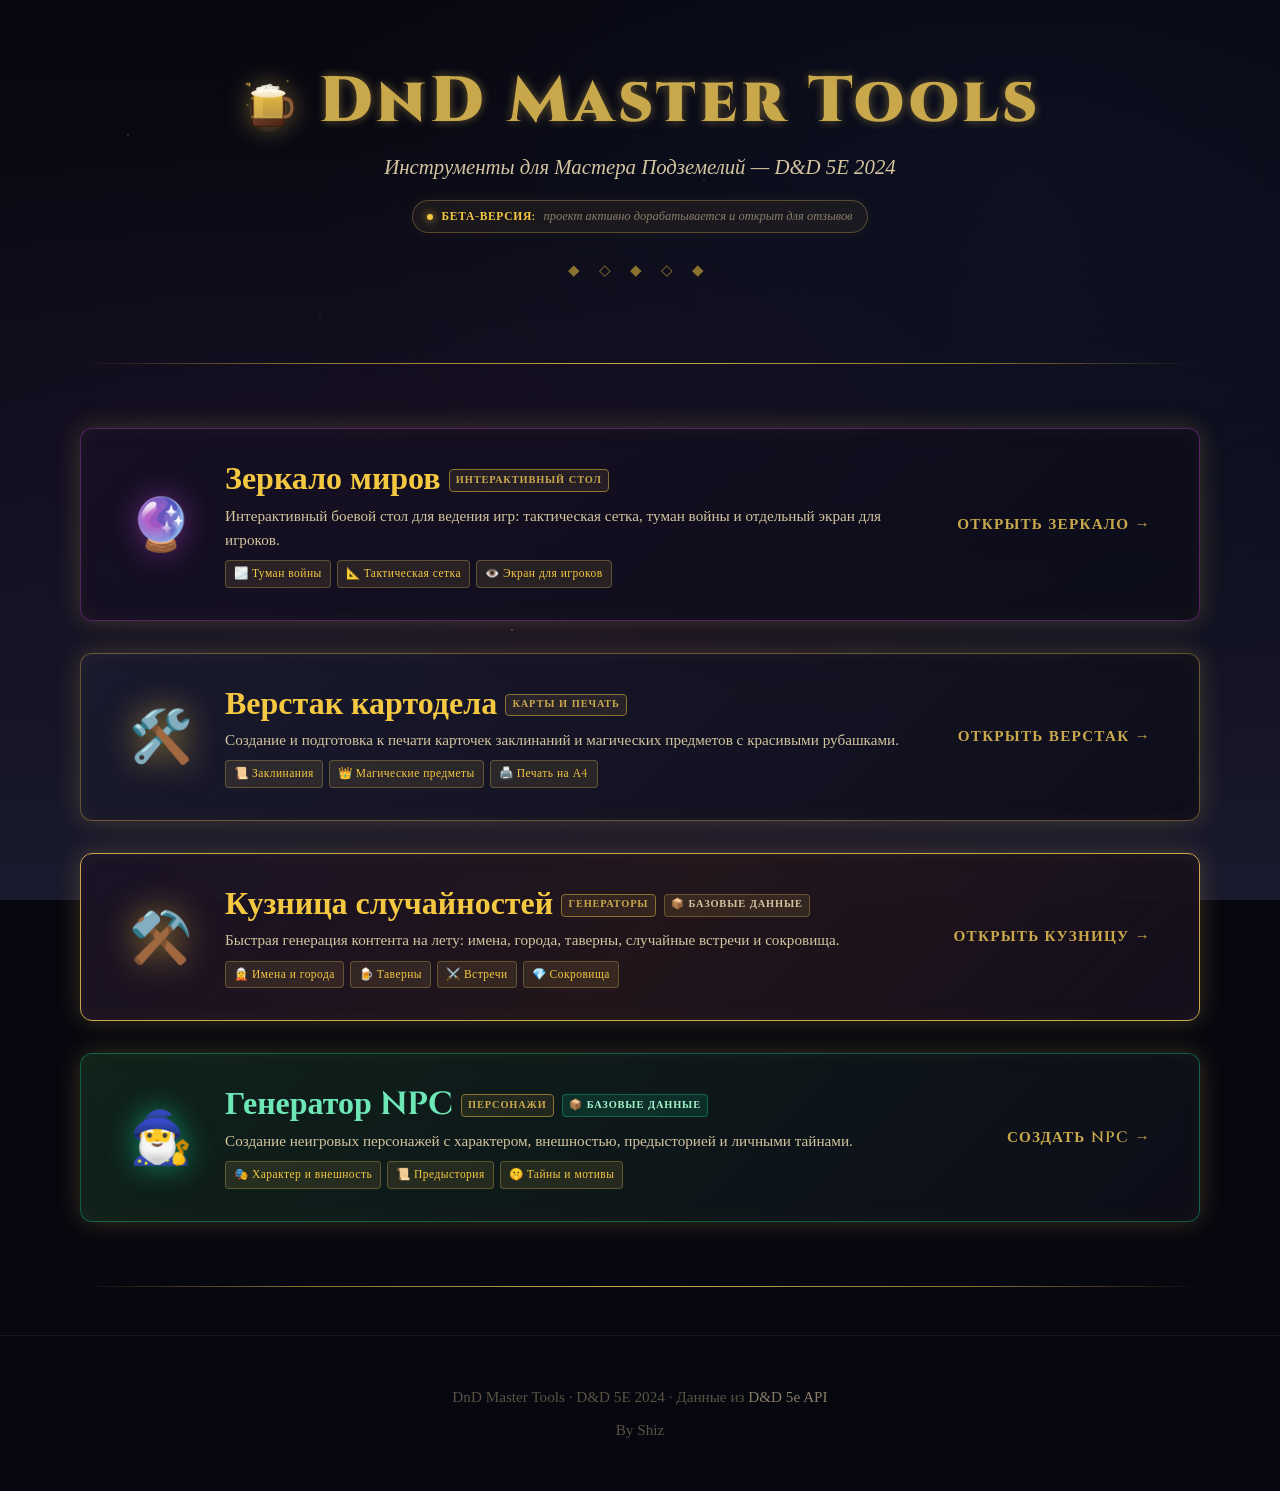
<file: index.html>
<!DOCTYPE html>
<html lang="ru">

<head>
  <meta charset="UTF-8">
  <meta name="viewport" content="width=device-width, initial-scale=1.0">
  <meta name="description"
    content="DnD Master Tools — набор инструментов для Мастера Подземелий. Генератор NPC, энкаунтеров, справочник монстров и заклинаний D&D 5e.">
  <title>DnD Master Tools — Инструменты Мастера Подземелий</title>

  <link rel="stylesheet" href="css/theme.css">

  <style>
    /* ============================================
       Hub Page — Specific Styles
       ============================================ */

    /* --- Header --- */
    .hub-header {
      text-align: center;
      padding-block: var(--space-3xl) var(--space-2xl);
      position: relative;
    }

    .hub-logo {
      font-size: var(--fs-2xl);
      font-family: var(--font-heading);
      font-weight: 900;
      color: var(--color-gold);
      text-shadow: var(--glow-text-gold);
      letter-spacing: 0.06em;
      margin-block-end: var(--space-sm);
      animation: fadeInUp 0.8s ease both;
    }

    .hub-logo .logo-icon {
      display: inline-block;
      vertical-align: middle;
      animation: magicFloat 3s ease-in-out infinite;
      margin-inline-end: var(--space-md);
      filter: drop-shadow(0 0 12px rgba(201, 168, 76, 0.5));
    }

    .hub-subtitle {
      font-family: var(--font-body);
      font-size: var(--fs-md);
      color: var(--color-text-light);
      font-style: italic;
      animation: fadeInUp 0.8s ease 0.2s both;
    }

    .hub-ornament {
      display: block;
      text-align: center;
      color: var(--color-gold-dim);
      font-size: var(--fs-sm);
      letter-spacing: 0.5em;
      margin-block-start: var(--space-lg);
      animation: fadeInUp 0.8s ease 0.4s both;
    }

    /* --- Tools Grid (Column of Flagship Banners) --- */
    .tools-grid {
      display: flex;
      flex-direction: column;
      gap: var(--space-xl);
      padding-block: var(--space-xl);
    }

    .tool-card {
      display: flex;
      flex-direction: column;
      gap: var(--space-md);
      text-decoration: none;
      color: inherit;
      animation: fadeInUp 0.6s ease both;
      cursor: pointer;
    }

    .tool-card:nth-child(1) {
      animation-delay: 0.1s;
    }

    .tool-card:nth-child(2) {
      animation-delay: 0.2s;
    }

    .tool-card:nth-child(3) {
      animation-delay: 0.3s;
    }

    .tool-card:nth-child(4) {
      animation-delay: 0.4s;
    }

    .tool-card:nth-child(5) {
      animation-delay: 0.5s;
    }

    .tool-card:nth-child(6) {
      animation-delay: 0.6s;
    }

    .tool-card:nth-child(7) {
      animation-delay: 0.7s;
    }

    .tool-card:nth-child(8) {
      animation-delay: 0.8s;
    }

    .tool-card__icon {
      font-size: 2.5rem;
      line-height: 1;
      display: block;
      transition: scale var(--transition-base);
      filter: drop-shadow(0 0 8px rgba(201, 168, 76, 0.3));
    }

    .tool-card:hover .tool-card__icon {
      scale: 1.15;
      filter: drop-shadow(0 0 15px rgba(201, 168, 76, 0.6));
    }

    .tool-card__title {
      font-family: var(--font-heading);
      font-size: var(--fs-md);
      font-weight: 700;
      color: var(--color-gold);
      margin: 0;
    }

    .tool-card__desc {
      font-size: var(--fs-sm);
      color: var(--color-text-light);
      line-height: 1.6;
      flex-grow: 1;
    }

    .tool-card__footer {
      display: flex;
      align-items: center;
      justify-content: space-between;
      margin-block-start: auto;
    }

    .tool-card__action {
      font-family: var(--font-heading);
      font-size: var(--fs-xs);
      font-weight: 600;
      text-transform: uppercase;
      letter-spacing: 0.08em;
      color: var(--color-gold);
      transition: color var(--transition-fast), letter-spacing var(--transition-fast);
    }

    .tool-card:hover .tool-card__action {
      color: var(--color-gold-bright);
      letter-spacing: 0.14em;
    }

    /* Disabled card overrides */
    .tool-card.card--disabled .tool-card__action {
      display: none;
    }

    .tool-card.card--disabled .tool-card__title {
      color: var(--color-text-muted);
    }

    /* --- Banner Card (Кузница Случайностей) --- */
    .tool-card--banner {
      grid-column: 1 / -1;
      display: grid;
      grid-template-columns: auto 1fr auto;
      align-items: center;
      gap: var(--space-xl);
      padding: var(--space-xl) var(--space-2xl);
      background: linear-gradient(135deg, rgba(26, 18, 38, 0.95) 0%, rgba(35, 22, 28, 0.95) 50%, rgba(20, 15, 30, 0.95) 100%);
      border: 1.5px solid var(--color-gold);
      box-shadow: 0 0 25px rgba(201, 168, 76, 0.25), inset 0 0 20px rgba(201, 168, 76, 0.06);
      position: relative;
      overflow: hidden;
    }

    .tool-card--banner::before {
      content: '';
      position: absolute;
      top: -50%;
      left: -20%;
      width: 140%;
      height: 200%;
      background: radial-gradient(circle at 35% 45%, rgba(245, 200, 66, 0.1), transparent 60%);
      pointer-events: none;
    }

    .tool-card--banner .tool-card__icon {
      font-size: 3.2rem;
      filter: drop-shadow(0 0 16px rgba(245, 200, 66, 0.6));
    }

    .tool-card--banner .tool-card__title {
      font-size: var(--fs-lg);
      color: var(--color-gold-bright);
    }

    .tool-card__chips {
      display: flex;
      flex-wrap: wrap;
      gap: 6px;
      margin-top: var(--space-sm);
    }

    .tool-chip {
      font-size: 0.72rem;
      font-family: var(--font-heading);
      letter-spacing: 0.04em;
      padding: 3px 8px;
      border-radius: 4px;
      background: rgba(201, 168, 76, 0.12);
      border: 1px solid rgba(201, 168, 76, 0.35);
      color: var(--color-gold-bright);
    }

    .tool-card__footer--banner {
      margin: 0;
    }

    @media (max-width: 820px) {
      .tool-card--banner {
        grid-template-columns: 1fr;
        gap: var(--space-md);
        padding: var(--space-lg);
      }

      .tool-card__footer--banner {
        justify-content: flex-start;
      }
    }

    /* --- Compact Beta Pill under Header --- */
    .hub-beta-pill {
      display: inline-flex;
      align-items: center;
      gap: 8px;
      margin-top: var(--space-md);
      padding: 5px 14px;
      background: rgba(201, 168, 76, 0.08);
      border: 1px solid rgba(201, 168, 76, 0.35);
      border-radius: 20px;
      font-size: 0.78rem;
      color: var(--color-text-light);
      backdrop-filter: blur(6px);
      box-shadow: 0 0 14px rgba(201, 168, 76, 0.08);
      animation: fadeInUp 0.8s ease 0.3s both;
    }

    .beta-dot {
      width: 6px;
      height: 6px;
      border-radius: 50%;
      background: var(--color-gold-bright);
      box-shadow: 0 0 8px var(--color-gold-bright);
      display: inline-block;
      animation: pulse 2s infinite;
    }

    .beta-title {
      font-family: var(--font-heading);
      font-weight: 700;
      color: var(--color-gold-bright);
      letter-spacing: 0.06em;
      text-transform: uppercase;
      font-size: 0.72rem;
    }

    .beta-text {
      color: var(--color-text-muted);
      font-style: italic;
    }

    /* --- Footer --- */
    .hub-footer {
      text-align: center;
      padding-block: var(--space-2xl);
      border-block-start: 1px solid rgba(201, 168, 76, 0.1);
      margin-block-start: var(--space-2xl);
    }

    .hub-footer p {
      font-size: var(--fs-sm);
      color: var(--color-text-dim);
    }

    .hub-footer a {
      color: var(--color-text-muted);
    }

    .hub-footer a:hover {
      color: var(--color-gold);
    }

    /* --- Responsive --- */
    @media (max-width: 640px) {
      .tools-grid {
        grid-template-columns: 1fr;
      }

      .hub-header {
        padding-block: var(--space-2xl) var(--space-lg);
      }

      .hub-logo {
        font-size: var(--fs-xl);
      }
    }
  </style>
</head>

<body>

  <!-- ===== Header ===== -->
  <header class="hub-header container">
    <h1 class="hub-logo">
      <img src="assets/beer-mug.svg" alt="" class="logo-icon" width="64" height="64">DnD Master Tools
    </h1>
    <p class="hub-subtitle">Инструменты для Мастера Подземелий — D&D 5E 2024</p>
    <div>
      <div class="hub-beta-pill">
        <span class="beta-dot"></span>
        <span class="beta-title">Бета-версия:</span>
        <span class="beta-text">проект активно дорабатывается и открыт для отзывов</span>
      </div>
    </div>
    <span class="hub-ornament" aria-hidden="true">◆ ◇ ◆ ◇ ◆</span>
  </header>

  <!-- ===== Tools Grid ===== -->
  <main class="container">
    <hr class="divider">

    <section id="tools-grid" class="tools-grid" aria-label="Инструменты мастера">

      <!-- 1. World Mirror (Зеркало миров) — Full Width Banner -->
      <a href="tools/world-mirror/index.html" class="tool-card tool-card--banner card" id="tool-world-mirror" style="border-color: rgba(123, 45, 139, 0.65); background: linear-gradient(135deg, rgba(22, 16, 36, 0.95) 0%, rgba(13, 13, 26, 0.95) 100%);">
        <span class="tool-card__icon" aria-hidden="true" style="filter: drop-shadow(0 0 14px rgba(123, 45, 139, 0.8));">🔮</span>
        <div class="tool-card__banner-content">
          <div style="display: flex; align-items: center; gap: 8px; margin-bottom: 4px; flex-wrap: wrap;">
            <h2 class="tool-card__title" style="margin: 0; color: #f5c842;">Зеркало миров</h2>
            <span class="badge badge--gold" style="font-size: 0.65rem;">Интерактивный стол</span>
          </div>
          <p class="tool-card__desc" style="margin: 0;">
            Интерактивный боевой стол для ведения игр: тактическая сетка, туман войны и отдельный экран для игроков.
          </p>
          <div class="tool-card__chips">
            <span class="tool-chip">🌫️ Туман войны</span>
            <span class="tool-chip">📐 Тактическая сетка</span>
            <span class="tool-chip">👁️ Экран для игроков</span>
          </div>
        </div>
        <div class="tool-card__footer tool-card__footer--banner">
          <span class="tool-card__action" style="font-size: var(--fs-sm);">Открыть зеркало →</span>
        </div>
      </a>

      <!-- 2. Card Workshop (Верстак картодела) — Full Width Banner -->
      <a href="tools/card-workshop/index.html" class="tool-card tool-card--banner card" id="tool-workshop" style="border-color: rgba(201, 168, 76, 0.45); background: linear-gradient(135deg, rgba(26, 26, 46, 0.95) 0%, rgba(13, 13, 26, 0.95) 100%);">
        <span class="tool-card__icon" aria-hidden="true">🛠️</span>
        <div class="tool-card__banner-content">
          <div style="display: flex; align-items: center; gap: 8px; margin-bottom: 4px; flex-wrap: wrap;">
            <h2 class="tool-card__title" style="margin: 0; color: #f5c842;">Верстак картодела</h2>
            <span class="badge badge--gold" style="font-size: 0.65rem;">Карты и печать</span>
          </div>
          <p class="tool-card__desc" style="margin: 0;">
            Создание и подготовка к печати карточек заклинаний и магических предметов с красивыми рубашками.
          </p>
          <div class="tool-card__chips">
            <span class="tool-chip">📜 Заклинания</span>
            <span class="tool-chip">👑 Магические предметы</span>
            <span class="tool-chip">🖨️ Печать на А4</span>
          </div>
        </div>
        <div class="tool-card__footer tool-card__footer--banner">
          <span class="tool-card__action" style="font-size: var(--fs-sm);">Открыть верстак →</span>
        </div>
      </a>

      <!-- 3. Random Forge (Кузница Случайностей) — Full Width Banner -->
      <a href="tools/generators/index.html" class="tool-card tool-card--banner card" id="tool-forge">
        <span class="tool-card__icon" aria-hidden="true">⚒️</span>
        <div class="tool-card__banner-content">
          <div style="display: flex; align-items: center; gap: 8px; margin-bottom: 4px; flex-wrap: wrap;">
            <h2 class="tool-card__title" style="margin: 0;">Кузница случайностей</h2>
            <span class="badge badge--gold" style="font-size: 0.65rem;">Генераторы</span>
            <span class="badge" style="font-size: 0.65rem; background: rgba(201, 168, 76, 0.12); border: 1px solid rgba(201, 168, 76, 0.35); color: #d4c5a0;">📦 Базовые данные</span>
          </div>
          <p class="tool-card__desc" style="margin: 0;">
            Быстрая генерация контента на лету: имена, города, таверны, случайные встречи и сокровища.
          </p>
          <div class="tool-card__chips">
            <span class="tool-chip">🧝 Имена и города</span>
            <span class="tool-chip">🍺 Таверны</span>
            <span class="tool-chip">⚔️ Встречи</span>
            <span class="tool-chip">💎 Сокровища</span>
          </div>
        </div>
        <div class="tool-card__footer tool-card__footer--banner">
          <span class="tool-card__action" style="font-size: var(--fs-sm);">Открыть кузницу →</span>
        </div>
      </a>

      <!-- 4. NPC Generator (Генератор NPC) — Full Width Banner -->
      <a href="tools/npc-generator/index.html" class="tool-card tool-card--banner card" id="tool-npc" style="border-color: rgba(16, 185, 129, 0.45); background: linear-gradient(135deg, rgba(16, 36, 28, 0.95) 0%, rgba(13, 13, 26, 0.95) 100%);">
        <span class="tool-card__icon" aria-hidden="true" style="filter: drop-shadow(0 0 14px rgba(16, 185, 129, 0.65));">🧙‍♂️</span>
        <div class="tool-card__banner-content">
          <div style="display: flex; align-items: center; gap: 8px; margin-bottom: 4px; flex-wrap: wrap;">
            <h2 class="tool-card__title" style="margin: 0; color: #6ee7b7;">Генератор NPC</h2>
            <span class="badge badge--gold" style="font-size: 0.65rem;">Персонажи</span>
            <span class="badge" style="font-size: 0.65rem; background: rgba(16, 185, 129, 0.15); border: 1px solid rgba(16, 185, 129, 0.4); color: #a7f3d0;">📦 Базовые данные</span>
          </div>
          <p class="tool-card__desc" style="margin: 0;">
            Создание неигровых персонажей с характером, внешностью, предысторией и личными тайнами.
          </p>
          <div class="tool-card__chips">
            <span class="tool-chip">🎭 Характер и внешность</span>
            <span class="tool-chip">📜 Предыстория</span>
            <span class="tool-chip">🤫 Тайны и мотивы</span>
          </div>
        </div>
        <div class="tool-card__footer tool-card__footer--banner">
          <span class="tool-card__action" style="font-size: var(--fs-sm);">Создать NPC →</span>
        </div>
      </a>

    </section>

    <hr class="divider">
  </main>

  <!-- ===== Footer ===== -->
  <footer class="hub-footer">
    <p>
      DnD Master Tools · D&D 5E 2024 · Данные из
      <a href="https://www.dnd5eapi.com" target="_blank" rel="noopener noreferrer">D&D 5e API</a>
    </p>
    <p class="mt-sm">
      By Shiz
    </p>
  </footer>

  <script src="js/utils.js"></script>
</body>

</html>
</file>
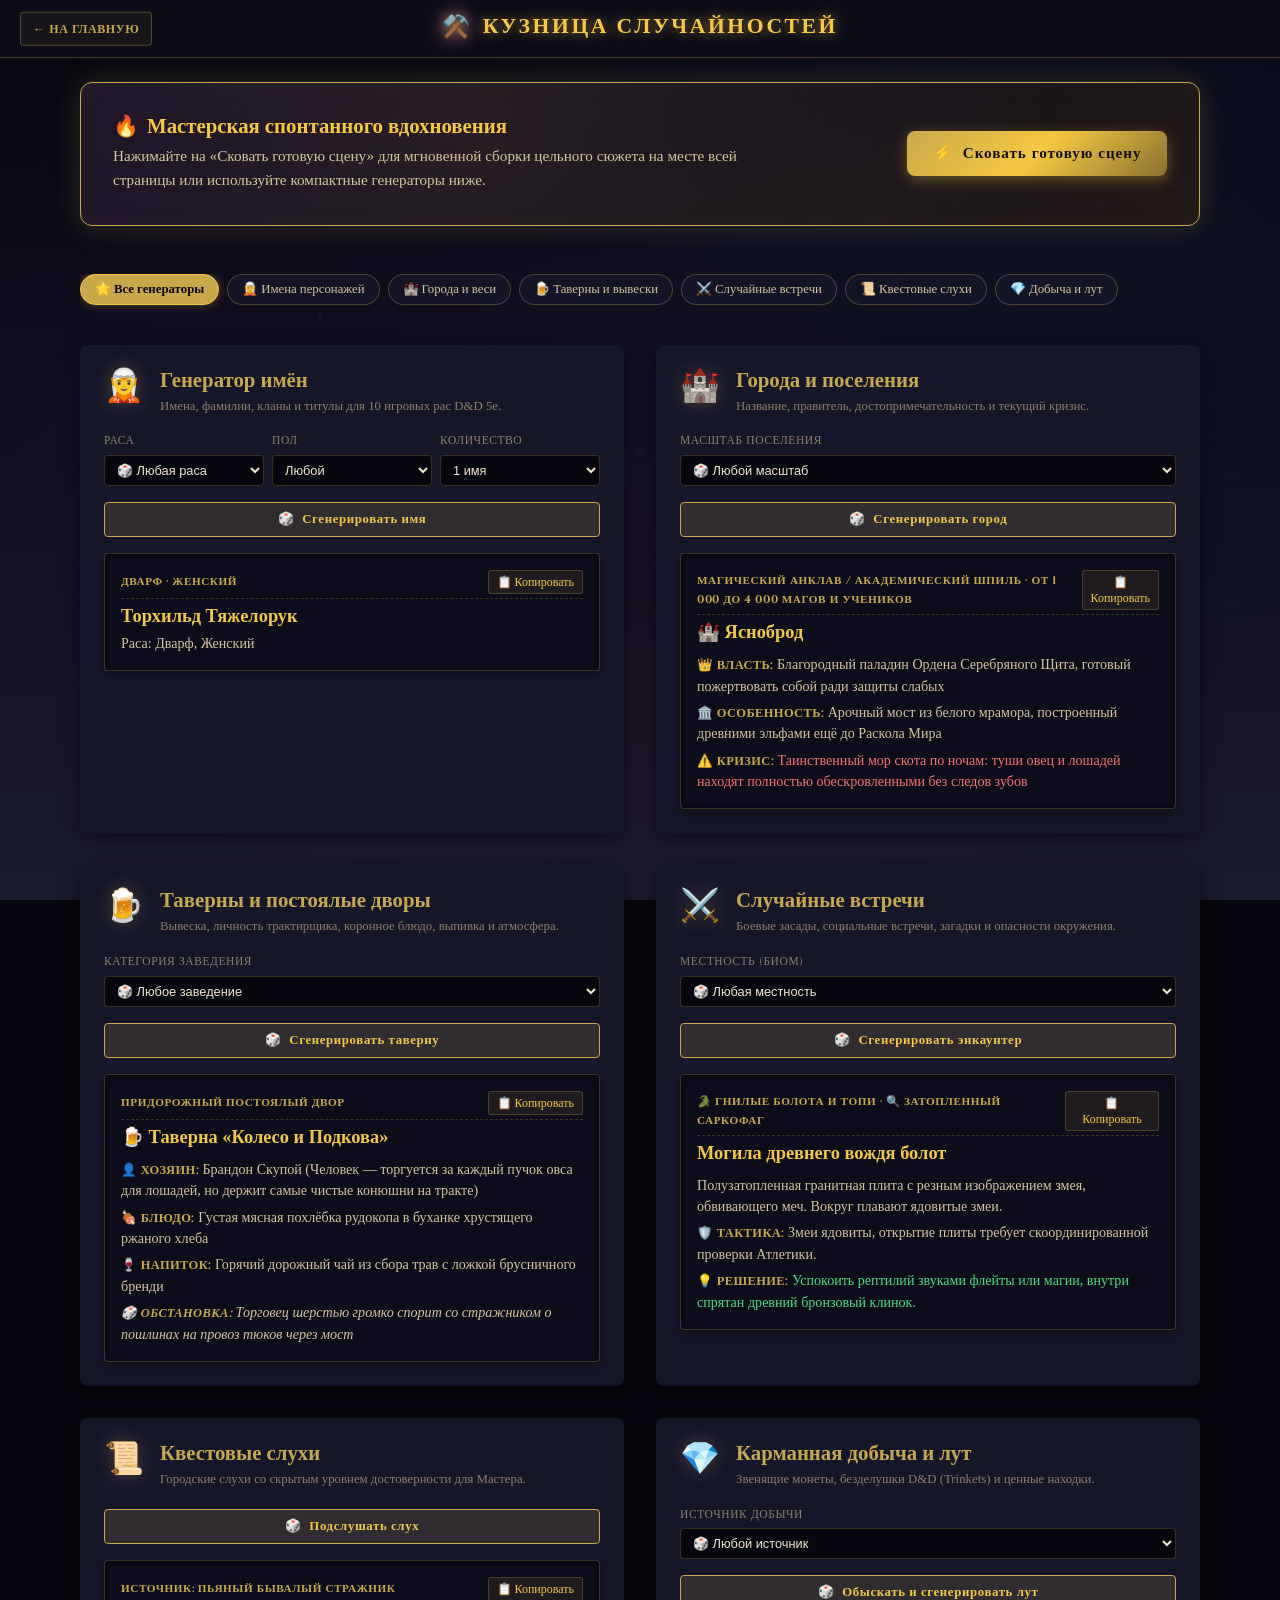
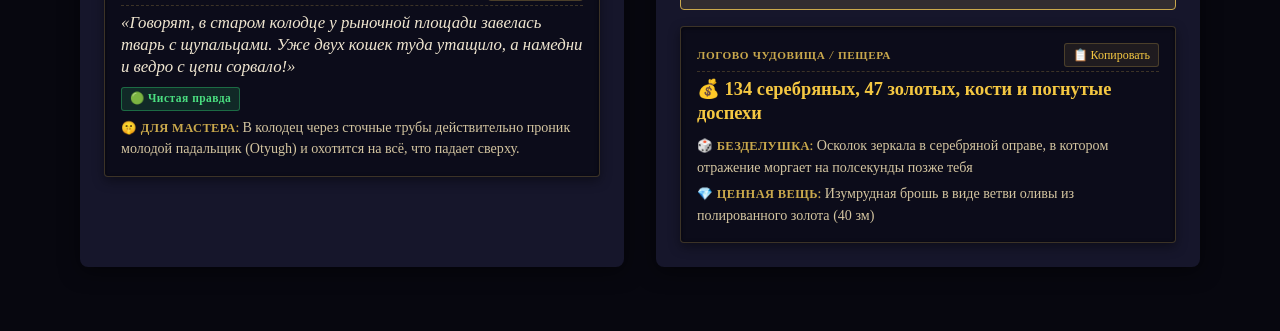
<file: tools/generators/index.html>
<!DOCTYPE html>
<html lang="ru">
<head>
  <meta charset="UTF-8">
  <meta name="viewport" content="width=device-width, initial-scale=1.0">
  <title>Кузница Случайностей — Генераторы для Мастера D&D 5e</title>
  <meta name="description" content="Кузница Случайностей DnD Master Tools — генераторы имён 10 рас, названий городов, таверн, случайных встреч, слухов и сокровищ для D&D 5e.">

  <!-- Core Theme & Fonts -->
  <link rel="stylesheet" href="../../css/theme.css">
  <link rel="stylesheet" href="generators.css">
</head>
<body>

  <!-- Background Ambience -->
  <div class="stars-bg" aria-hidden="true"></div>

  <!-- ===== Header ===== -->
  <header class="app-header">
    <a href="../../index.html" class="app-back-link">← На главную</a>
    <div class="app-title-block">
      <h1 class="app-title"><span class="app-title-icon">⚒️</span>КУЗНИЦА СЛУЧАЙНОСТЕЙ</h1>
    </div>
  </header>

  <div class="container" style="margin-top: var(--space-lg);">

    <!-- ===== Bidirectional Bar: Available ONLY when a scene was generated ===== -->
    <div id="bar-to-scene" class="forge-nav-bar" style="display: none;">
      <div class="forge-nav-bar__text">
        <span>⚡</span>
        <span>Сгенерированная сцена:</span>
        <strong id="label-goto-scene-title" style="color: var(--color-gold-bright);">«Сцена приключения»</strong>
      </div>
      <button id="btn-goto-scene" class="btn-goto-result" title="Вернуться к сгенерированной сцене">
        <span>К сгенерированной сцене</span> ➔
      </button>
    </div>

    <!-- ============================================
         VIEW 1: GENERATORS GRID & COMPACT CONTROLS
         ============================================ -->
    <div id="view-generators">

      <!-- Hero Banner: Express Scene -->
      <section class="forge-hero">
        <div class="forge-hero__content">
          <h2 class="forge-hero__title">
            <span>🔥</span> Мастерская спонтанного вдохновения
          </h2>
          <p class="forge-hero__desc">
            Нажимайте на «Сковать готовую сцену» для мгновенной сборки цельного сюжета на месте всей страницы или используйте компактные генераторы ниже.
          </p>
        </div>
        <div>
          <button id="btn-forge-scene" class="btn-forge-master" title="Сгенерировать готовую сцену: город, таверну, персонажа, слух, засаду и лут">
            <span>⚡</span> Сковать готовую сцену
          </button>
        </div>
      </section>

      <!-- Category Tabs -->
      <div class="forge-tabs" role="tablist" aria-label="Категории генераторов">
        <button class="forge-tab active" data-filter="all">🌟 Все генераторы</button>
        <button class="forge-tab" data-filter="names">🧝 Имена персонажей</button>
        <button class="forge-tab" data-filter="settlements">🏰 Города и веси</button>
        <button class="forge-tab" data-filter="taverns">🍺 Таверны и вывески</button>
        <button class="forge-tab" data-filter="encounters">⚔️ Случайные встречи</button>
        <button class="forge-tab" data-filter="rumors">📜 Квестовые слухи</button>
        <button class="forge-tab" data-filter="loot">💎 Добыча и лут</button>
      </div>

      <!-- Generators Grid -->
      <main class="forge-grid">

        <!-- 1. Имена персонажей -->
        <section class="gen-card" data-category="names" id="card-gen-names">
          <div class="gen-card__header">
            <span class="gen-card__icon" aria-hidden="true">🧝</span>
            <div class="gen-card__title-group">
              <h2 class="gen-card__title">Генератор имён</h2>
              <p class="gen-card__desc">Имена, фамилии, кланы и титулы для 10 игровых рас D&D 5e.</p>
            </div>
          </div>

          <div class="gen-card__controls">
            <div class="gen-control-group">
              <label for="name-race">Раса</label>
              <select id="name-race" class="gen-select">
                <option value="any" selected>🎲 Любая раса</option>
                <option value="human">Человек</option>
                <option value="elf">Эльф</option>
                <option value="dwarf">Дварф</option>
                <option value="halfling">Полурослик</option>
                <option value="dragonborn">Драконорождённый</option>
                <option value="gnome">Гном</option>
                <option value="half_elf">Полуэльф</option>
                <option value="half_orc">Полуорк</option>
                <option value="tiefling">Тифлинг</option>
                <option value="orc">Орк</option>
                <option value="goliath">Голиаф</option>
                <option value="aasimar">Аасимар</option>
              </select>
            </div>

            <div class="gen-control-group">
              <label for="name-gender">Пол</label>
              <select id="name-gender" class="gen-select">
                <option value="any" selected>Любой</option>
                <option value="male">Мужской</option>
                <option value="female">Женский</option>
              </select>
            </div>

            <div class="gen-control-group">
              <label for="name-count">Количество</label>
              <select id="name-count" class="gen-select">
                <option value="1" selected>1 имя</option>
                <option value="5">5 имён</option>
                <option value="10">10 имён</option>
              </select>
            </div>
          </div>

          <button id="btn-roll-names" class="btn-gen-roll">
            <span class="dice-icon">🎲</span> Сгенерировать имя
          </button>

          <div id="result-names" class="gen-result">
            <div class="gen-result__placeholder">Нажмите кнопку для генерации имени...</div>
          </div>
        </section>

        <!-- 2. Города и поселения -->
        <section class="gen-card" data-category="settlements" id="card-gen-settlements">
          <div class="gen-card__header">
            <span class="gen-card__icon" aria-hidden="true">🏰</span>
            <div class="gen-card__title-group">
              <h2 class="gen-card__title">Города и поселения</h2>
              <p class="gen-card__desc">Название, правитель, достопримечательность и текущий кризис.</p>
            </div>
          </div>

          <div class="gen-card__controls">
            <div class="gen-control-group" style="grid-column: 1 / -1;">
              <label for="settlement-scale">Масштаб поселения</label>
              <select id="settlement-scale" class="gen-select">
                <option value="any" selected>🎲 Любой масштаб</option>
                <option value="metropolis">Столица / Мегаполис (30k-100k)</option>
                <option value="city">Торговый город (8k-25k)</option>
                <option value="port">Портовый город (5k-20k)</option>
                <option value="fortress">Горная цитадель / Крепость</option>
                <option value="mining">Шахтёрское поселение</option>
                <option value="town">Городок / Посад (2k-6k)</option>
                <option value="village">Деревня / Хутор (100-800)</option>
                <option value="magic_spire">Магический анклав / Шпиль</option>
              </select>
            </div>
          </div>

          <button id="btn-roll-settlement" class="btn-gen-roll">
            <span class="dice-icon">🎲</span> Сгенерировать город
          </button>

          <div id="result-settlement" class="gen-result">
            <div class="gen-result__placeholder">Нажмите кнопку для создания поселения...</div>
          </div>
        </section>

        <!-- 3. Таверны и вывески -->
        <section class="gen-card" data-category="taverns" id="card-gen-taverns">
          <div class="gen-card__header">
            <span class="gen-card__icon" aria-hidden="true">🍺</span>
            <div class="gen-card__title-group">
              <h2 class="gen-card__title">Таверны и постоялые дворы</h2>
              <p class="gen-card__desc">Вывеска, личность трактирщика, коронное блюдо, выпивка и атмосфера.</p>
            </div>
          </div>

          <div class="gen-card__controls">
            <div class="gen-control-group" style="grid-column: 1 / -1;">
              <label for="tavern-type">Категория заведения</label>
              <select id="tavern-type" class="gen-select">
                <option value="any" selected>🎲 Любое заведение</option>
                <option value="dive">Притон в трущобах</option>
                <option value="harbor">Портовая таверна</option>
                <option value="cozy">Уютный сельский трактир</option>
                <option value="elite">Элитный клуб / Ресторация</option>
                <option value="roadside">Придорожный постоялый двор</option>
              </select>
            </div>
          </div>

          <button id="btn-roll-tavern" class="btn-gen-roll">
            <span class="dice-icon">🎲</span> Сгенерировать таверну
          </button>

          <div id="result-tavern" class="gen-result">
            <div class="gen-result__placeholder">Нажмите кнопку для открытия таверны...</div>
          </div>
        </section>

        <!-- 4. Случайные встречи (Энкаунтеры) -->
        <section class="gen-card" data-category="encounters" id="card-gen-encounters">
          <div class="gen-card__header">
            <span class="gen-card__icon" aria-hidden="true">⚔️</span>
            <div class="gen-card__title-group">
              <h2 class="gen-card__title">Случайные встречи</h2>
              <p class="gen-card__desc">Боевые засады, социальные встречи, загадки и опасности окружения.</p>
            </div>
          </div>

          <div class="gen-card__controls">
            <div class="gen-control-group" style="grid-column: 1 / -1;">
              <label for="encounter-biome">Местность (Биом)</label>
              <select id="encounter-biome" class="gen-select">
                <option value="any" selected>🎲 Любая местность</option>
                <option value="forest">🌲 Дикий лес</option>
                <option value="dungeon">🏰 Подземелье / Руины</option>
                <option value="road">🛣️ Королевский тракт</option>
                <option value="mountains">🏔️ Горы и перевалы</option>
                <option value="city">🏙️ Городские трущобы</option>
                <option value="swamp">🐊 Гнилые болота и топи</option>
                <option value="sea">⛵ Морской берег и острова</option>
              </select>
            </div>
          </div>

          <button id="btn-roll-encounter" class="btn-gen-roll">
            <span class="dice-icon">🎲</span> Сгенерировать энкаунтер
          </button>

          <div id="result-encounter" class="gen-result">
            <div class="gen-result__placeholder">Нажмите кнопку для генерации энкаунтера...</div>
          </div>
        </section>

        <!-- 5. Квестовые слухи и сплетни -->
        <section class="gen-card" data-category="rumors" id="card-gen-rumors">
          <div class="gen-card__header">
            <span class="gen-card__icon" aria-hidden="true">📜</span>
            <div class="gen-card__title-group">
              <h2 class="gen-card__title">Квестовые слухи</h2>
              <p class="gen-card__desc">Городские слухи со скрытым уровнем достоверности для Мастера.</p>
            </div>
          </div>

          <button id="btn-roll-rumor" class="btn-gen-roll" style="margin-top: 4px;">
            <span class="dice-icon">🎲</span> Подслушать слух
          </button>

          <div id="result-rumor" class="gen-result">
            <div class="gen-result__placeholder">Нажмите кнопку, чтобы подслушать слух...</div>
          </div>
        </section>

        <!-- 6. Добыча, безделушки и лут -->
        <section class="gen-card" data-category="loot" id="card-gen-loot">
          <div class="gen-card__header">
            <span class="gen-card__icon" aria-hidden="true">💎</span>
            <div class="gen-card__title-group">
              <h2 class="gen-card__title">Карманная добыча и лут</h2>
              <p class="gen-card__desc">Звенящие монеты, безделушки D&D (Trinkets) и ценные находки.</p>
            </div>
          </div>

          <div class="gen-card__controls">
            <div class="gen-control-group" style="grid-column: 1 / -1;">
              <label for="loot-target">Источник добычи</label>
              <select id="loot-target" class="gen-select">
                <option value="any" selected>🎲 Любой источник</option>
                <option value="pockets">Карманы бандита / прохожего</option>
                <option value="chest">Старый кованый сундук</option>
                <option value="mage_bag">Сумка бродячего мага</option>
                <option value="altar">Тайник под алтарём</option>
                <option value="monster_lair">Логово чудовища / Пещера</option>
                <option value="noble_desk">Секретер аристократа / Кабинет</option>
              </select>
            </div>
          </div>

          <button id="btn-roll-loot" class="btn-gen-roll">
            <span class="dice-icon">🎲</span> Обыскать и сгенерировать лут
          </button>

          <div id="result-loot" class="gen-result">
            <div class="gen-result__placeholder">Нажмите кнопку для поиска добычи...</div>
          </div>
        </section>

      </main>
    </div>

    <!-- ============================================
         VIEW 2: FULL SCENE VIEW (REPLACES ALL GENERATORS)
         (Styled like NPC Sheet with bidirectional arrows)
         ============================================ -->
    <div id="view-scene" class="forge-view-result" style="display: none;">

      <!-- Return / Action Bar -->
      <div class="result-action-bar">
        <button id="btn-back-to-generators" class="btn-forge-back" title="Вернуться к генераторам">
          ← Вернуться к генераторам
        </button>

        <div class="result-action-bar__right">
          <button id="btn-reroll-scene" class="btn-secondary" title="Сгенерировать другую случайную сцену">
            🎲 Сковать новую сцену
          </button>
          <button id="btn-copy-scene" class="btn-secondary" title="Скопировать весь сценарий в буфер обмена">
            📋 Скопировать сценарий
          </button>
        </div>
      </div>

      <!-- Grand Sheet Display (like NPC Generator) -->
      <article class="forge-sheet" id="forge-scene-sheet">
        <!-- Ornate Corners -->
        <span class="forge-sheet__ornament-tl" aria-hidden="true"></span>
        <span class="forge-sheet__ornament-tr" aria-hidden="true"></span>
        <span class="forge-sheet__ornament-bl" aria-hidden="true"></span>
        <span class="forge-sheet__ornament-br" aria-hidden="true"></span>

        <!-- Scene Content -->
        <div id="forge-scene-content">
          <!-- Populated dynamically via JS -->
        </div>
      </article>

    </div>

  </div>

  <!-- Toast notification container -->
  <div id="toast-container" class="toast-container" aria-live="polite"></div>

  <!-- Scripts -->
  <script src="generators-data.js"></script>
  <script src="generators.js"></script>
</body>
</html>
</file>
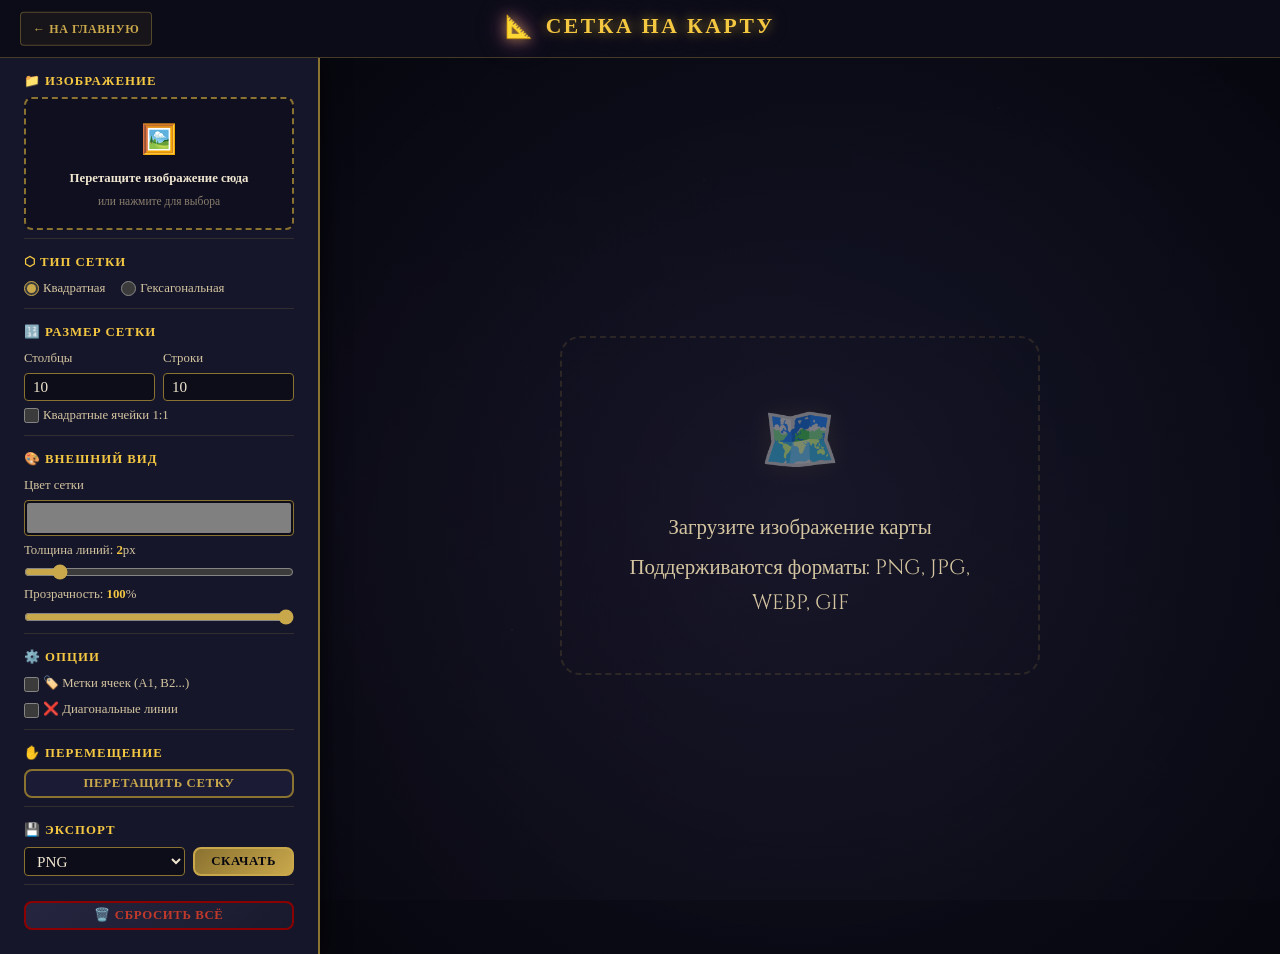
<file: tools/grid-overlay/index.html>
<!DOCTYPE html>
<html lang="ru">
<head>
  <meta charset="UTF-8">
  <meta name="viewport" content="width=device-width, initial-scale=1.0">
  <title>Сетка на карту — DnD Master Tools</title>
  <link rel="stylesheet" href="../../css/theme.css">
  <link rel="stylesheet" href="grid-overlay.css">
</head>
<body>
  <!-- Header -->
  <header class="app-header">
    <a href="../../index.html" class="app-back-link">← На главную</a>
    <div class="app-title-block">
      <h1 class="app-title"><span class="app-title-icon">📐</span>СЕТКА НА КАРТУ</h1>
    </div>
  </header>

  <main class="go-layout">
    <!-- Sidebar Controls -->
    <aside class="go-sidebar" id="sidebar">
      
      <!-- Upload Section -->
      <div class="go-control-group">
        <h3 class="go-group-title">📁 Изображение</h3>
        <div class="go-dropzone" id="dropzone">
          <span class="go-dropzone-icon">🖼️</span>
          <span class="go-dropzone-text">Перетащите изображение сюда</span>
          <span class="go-dropzone-hint">или нажмите для выбора</span>
          <input type="file" id="fileInput" accept="image/*" class="go-file-input">
        </div>
        <div class="go-file-info" id="fileInfo" hidden>
          <span id="fileName"></span>
          <span id="fileSize"></span>
        </div>
      </div>

      <!-- Grid Type -->
      <div class="go-control-group">
        <h3 class="go-group-title">⬡ Тип сетки</h3>
        <div class="go-radio-group">
          <label class="go-radio-label">
            <input type="radio" name="gridType" value="square" checked> Квадратная
          </label>
          <label class="go-radio-label">
            <input type="radio" name="gridType" value="hex"> Гексагональная
          </label>
        </div>
      </div>

      <!-- Grid Size -->
      <div class="go-control-group">
        <h3 class="go-group-title">🔢 Размер сетки</h3>
        <div class="go-input-row">
          <label class="go-label">
            <span>Столбцы</span>
            <input type="number" id="colsInput" value="10" min="1" max="200" class="go-input">
          </label>
          <label class="go-label" id="rowsLabel">
            <span>Строки</span>
            <input type="number" id="rowsInput" value="10" min="1" max="200" class="go-input">
          </label>
        </div>
        <label class="go-checkbox-label" id="squareToggleLabel">
          <input type="checkbox" id="squareToggle"> Квадратные ячейки 1:1
        </label>
      </div>

      <!-- Appearance -->
      <div class="go-control-group">
        <h3 class="go-group-title">🎨 Внешний вид</h3>
        <label class="go-label">
          <span>Цвет сетки</span>
          <input type="color" id="colorPicker" value="#808080" class="go-color-input">
        </label>
        <label class="go-label">
          <span>Толщина линий: <strong id="thicknessValue">2</strong>px</span>
          <input type="range" id="thicknessInput" value="2" min="1" max="10" step="1" class="go-range">
        </label>
        <label class="go-label">
          <span>Прозрачность: <strong id="opacityValue">100</strong>%</span>
          <input type="range" id="opacityInput" value="100" min="5" max="100" step="5" class="go-range">
        </label>
      </div>

      <!-- Options -->
      <div class="go-control-group">
        <h3 class="go-group-title">⚙️ Опции</h3>
        <label class="go-checkbox-label">
          <input type="checkbox" id="labelsToggle"> 🏷️ Метки ячеек (A1, B2...)
        </label>
        <label class="go-checkbox-label" id="diagonalToggleLabel">
          <input type="checkbox" id="diagonalToggle"> ❌ Диагональные линии
        </label>
      </div>

      <!-- Drag Mode -->
      <div class="go-control-group">
        <h3 class="go-group-title">✋ Перемещение</h3>
        <button id="dragToggle" class="btn go-btn-drag">Перетащить сетку</button>
        <button id="resetPosition" class="btn go-btn-secondary" hidden>Сбросить позицию</button>
      </div>

      <!-- Download -->
      <div class="go-control-group">
        <h3 class="go-group-title">💾 Экспорт</h3>
        <div class="go-input-row">
          <select id="formatSelect" class="go-select">
            <option value="png">PNG</option>
            <option value="jpg">JPG</option>
            <option value="webp">WEBP</option>
          </select>
          <button id="downloadBtn" class="btn btn--primary go-btn-download" disabled>Скачать</button>
        </div>
      </div>

      <!-- Reset -->
      <div class="go-control-group">
        <button id="resetBtn" class="btn btn--danger go-btn-reset">🗑️ Сбросить всё</button>
      </div>

    </aside>

    <!-- Canvas Area -->
    <section class="go-canvas-area" id="canvasArea">
      <div class="go-canvas-placeholder" id="placeholder">
        <span class="go-placeholder-icon">🗺️</span>
        <p>Загрузите изображение карты</p>
        <p class="go-placeholder-hint">Поддерживаются форматы: PNG, JPG, WEBP, GIF</p>
      </div>
      <div class="go-canvas-wrapper" id="canvasWrapper" hidden>
        <canvas id="gridCanvas"></canvas>
      </div>
    </section>
  </main>

  <script src="grid-overlay.js"></script>
</body>
</html>
</file>
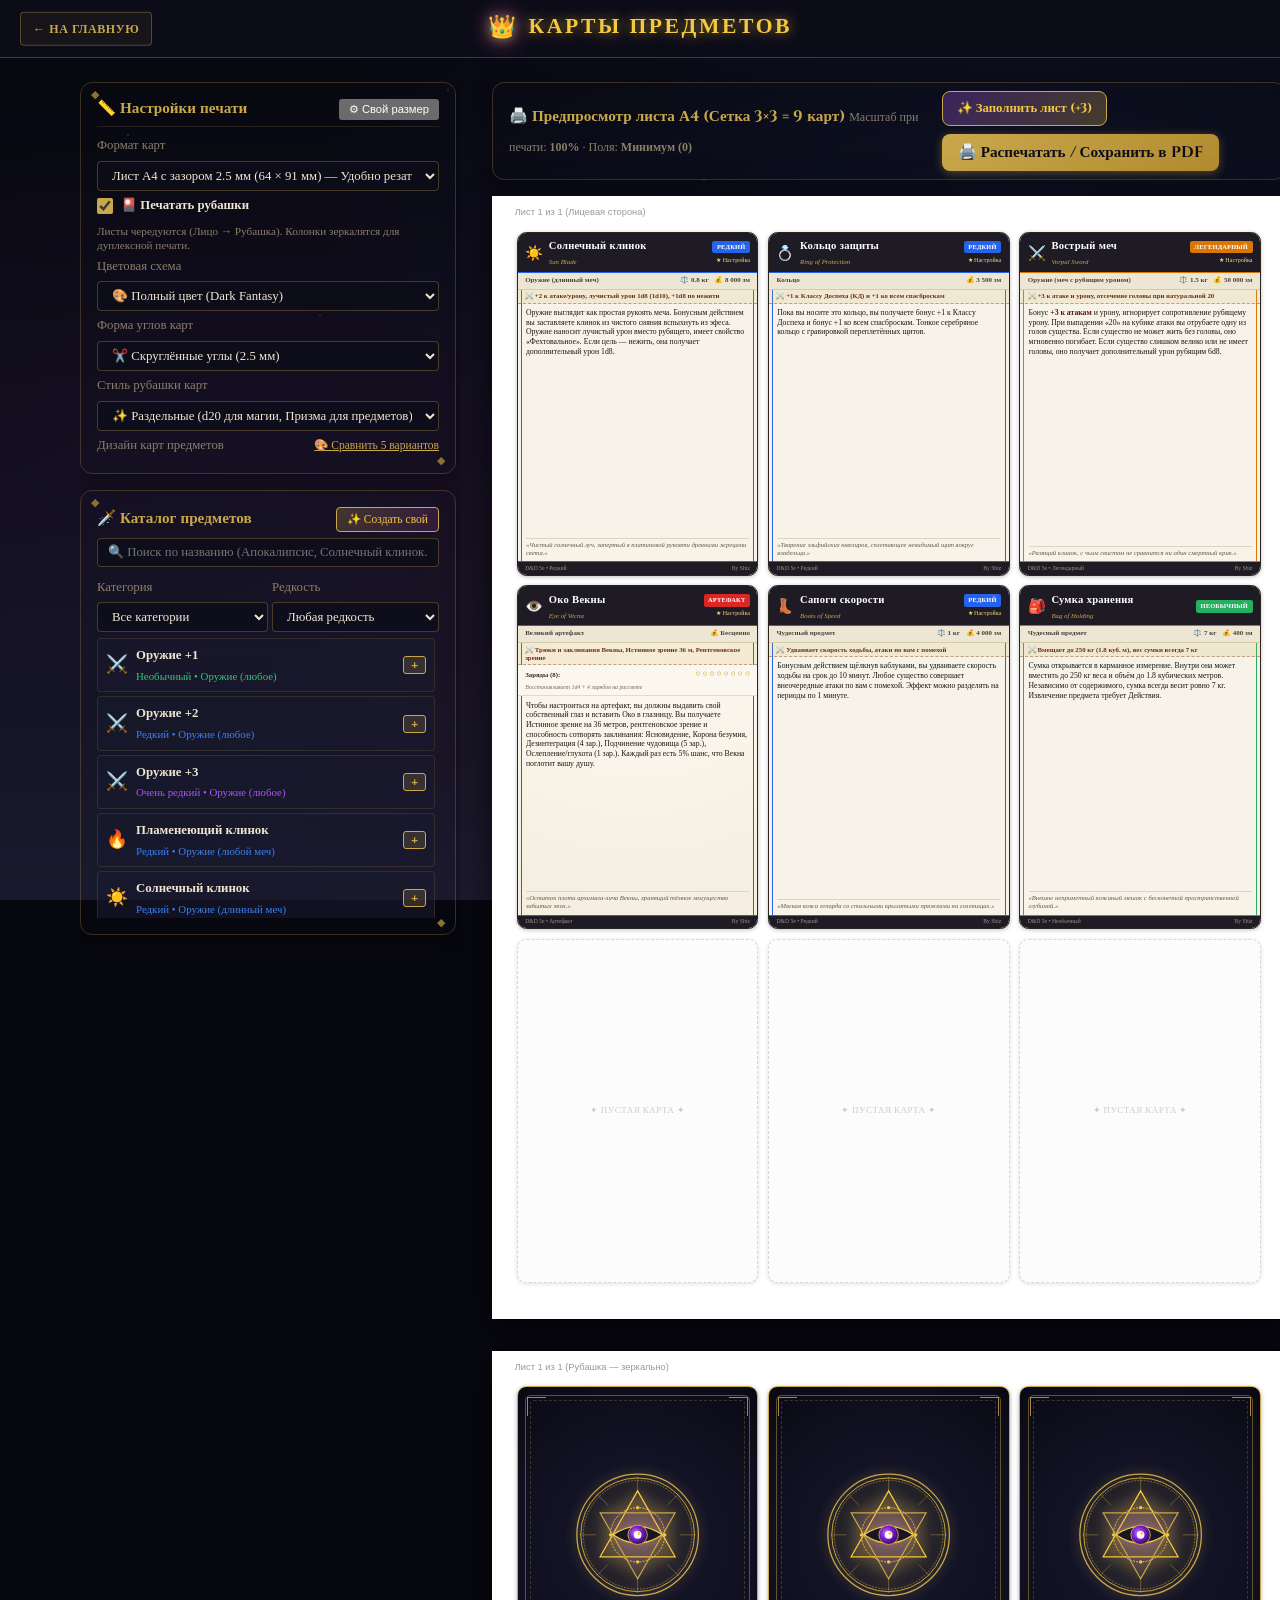
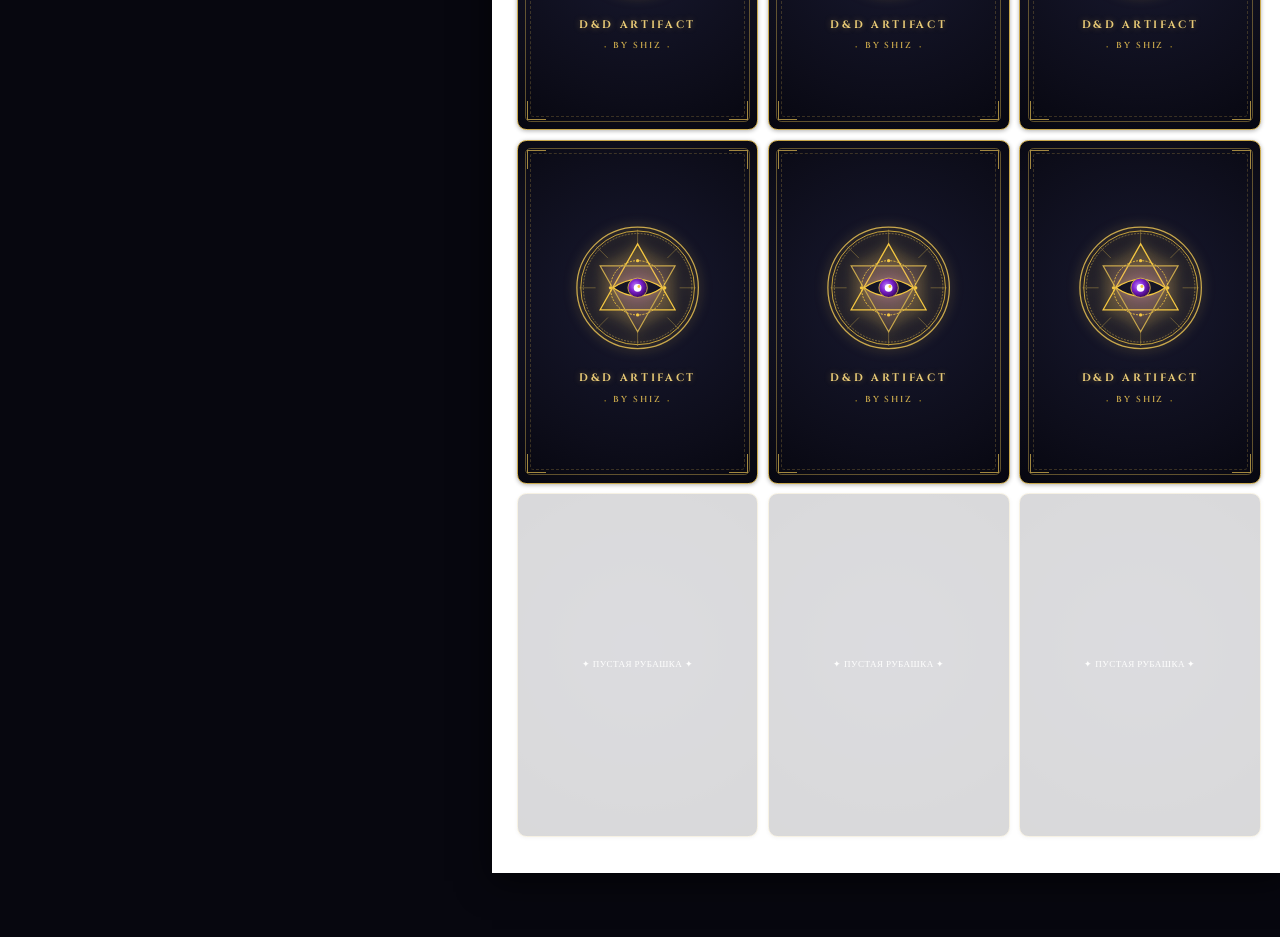
<file: tools/item-cards/index.html>
<!DOCTYPE html>
<html lang="ru">
<head>
  <meta charset="UTF-8">
  <meta name="viewport" content="width=device-width, initial-scale=1.0">
  <meta name="description" content="Печать карт предметов и артефактов D&D 5e. Сетка 3×3 (9 карт на А4), настройка размеров, конструктор своих реликвий и заполнение листа без пустых мест.">
  <title>Карты артефактов и предметов (Печать 9 на А4) — DnD Master Tools</title>

  <link rel="stylesheet" href="../../css/theme.css">
  <link rel="stylesheet" href="items.css">
</head>
<body>

  <!-- ===== Header ===== -->
  <header class="app-header">
    <a href="../../index.html" class="app-back-link">← На главную</a>
    <div class="app-title-block">
      <h1 class="app-title"><span class="app-title-icon">👑</span>КАРТЫ ПРЕДМЕТОВ</h1>
    </div>
  </header>

  <div class="container" style="max-width: 1440px; margin-top: var(--space-lg); padding-bottom: var(--space-3xl);">

    <!-- ===== Two-Column Layout ===== -->
    <div class="item-app">

      <!-- ===== LEFT COLUMN: Controls & Item Deck ===== -->
      <aside class="sidebar" aria-label="Каталог и колода">

        <!-- 1. Size & Print Settings -->
        <section class="panel">
          <h2 class="panel__title">
            <span>📏 Настройки печати</span>
            <button id="btn-open-custom-size" class="btn-secondary" style="font-size: 0.7rem; padding: 2px 8px;" title="Задать точные миллиметры">
              ⚙ Свой размер
            </button>
          </h2>

          <div class="field-group">
            <label for="select-size-preset">Формат карт</label>
            <select id="select-size-preset" class="field-select">
              <option value="a4-gap" selected>Лист А4 с зазором 2.5 мм (64 × 91 мм) — Удобно резать</option>
              <option value="a4-max">Максимум А4 без зазора (66 × 94 мм) — Крупный</option>
              <option value="mtg">Классический покер / MTG с зазором 3 мм (63.5 × 88.9 мм)</option>
              <option value="bridge">Европейский Bridge с зазором 4 мм (57 × 89 мм)</option>
              <option value="custom">✏️ Свой точный размер и зазор...</option>
            </select>
          </div>

          <div class="field-group" style="margin-top: var(--space-xs);">
            <label class="checkbox-label" style="display: flex; align-items: center; gap: 8px; cursor: pointer; user-select: none;">
              <input type="checkbox" id="toggle-print-backs" checked style="accent-color: var(--color-gold); width: 16px; height: 16px; cursor: pointer;">
              <span style="font-weight: 600; font-size: var(--fs-xs); color: var(--color-text-parchment);">🎴 Печатать рубашки</span>
            </label>
            <div style="font-size: 0.7rem; color: var(--color-text-muted); margin-top: 3px; line-height: 1.25;">
              Листы чередуются (Лицо → Рубашка). Колонки зеркалятся для дуплексной печати.
            </div>
          </div>

          <div class="field-group" style="margin-top: var(--space-xs);">
            <label for="select-color-mode">Цветовая схема</label>
            <select id="select-color-mode" class="field-select">
              <option value="color" selected>🎨 Полный цвет (Dark Fantasy)</option>
              <option value="bw">⬛ Чёрно-белая (Экономичная гравюра для ч/б)</option>
            </select>
          </div>

          <div class="field-group" style="margin-top: var(--space-xs);">
            <label for="select-corner-style">Форма углов карт</label>
            <select id="select-corner-style" class="field-select">
              <option value="rounded" selected>✂️ Скруглённые углы (2.5 мм)</option>
              <option value="sharp">📐 Прямые углы (для резки по линейке)</option>
            </select>
          </div>

          <div class="field-group" style="margin-top: var(--space-xs);">
            <label for="select-back-style">Стиль рубашки карт</label>
            <select id="select-back-style" class="field-select">
              <option value="separate" selected>✨ Раздельные (d20 для магии, Призма для предметов)</option>
              <option value="unified">🎲 Единая рубашка D&amp;D (Классический d20 для всей колоды)</option>
            </select>
          </div>
          <div class="field-group" style="margin-top: var(--space-xs);">
            <div style="display: flex; justify-content: space-between; align-items: baseline;">
              <label>Дизайн карт предметов</label>
              <a href="variants-preview.html" target="_blank" style="font-size: 0.72rem; color: var(--color-gold); text-decoration: underline;" title="Открыть интерактивную витрину 5 вариантов карт с возможностью загрузить свою картинку">🎨 Сравнить 5 вариантов</a>
            </div>
          </div>
        </section>

        <!-- 2. Items Catalog -->
        <section class="panel">
          <div style="display: flex; justify-content: space-between; align-items: center; margin-bottom: var(--space-xs);">
            <h2 class="panel__title" style="margin: 0; border: none; padding: 0;">
              <span>🗡️ Каталог предметов</span>
            </h2>
            <button id="btn-open-create-item" class="btn-create-item" title="Создать свой артефакт, меч или зелье">
              ✨ Создать свой
            </button>
          </div>

          <input type="text" id="search-item" class="field-input search-box" placeholder="🔍 Поиск по названию (Апокалипсис, Солнечный клинок...)">

          <div class="catalog-filter-row">
            <div class="field-group">
              <label for="filter-catalog-category">Категория</label>
              <select id="filter-catalog-category" class="field-select">
                <option value="all">Все категории</option>
                <option value="weapon">⚔️ Оружие</option>
                <option value="armor">🛡️ Доспехи и щиты</option>
                <option value="potion">🧪 Зелья и эликсиры</option>
                <option value="scroll">📜 Свитки</option>
                <option value="ring">💍 Кольца</option>
                <option value="rod">🪄 Жезлы и скипетры</option>
                <option value="staff">🦯 Посохи</option>
                <option value="wondrous">🔮 Чудесные предметы</option>
                <option value="artifact">👑 Артефакты</option>
                <option value="custom">✨ Мои артефакты</option>
              </select>
            </div>
            <div class="field-group">
              <label for="filter-catalog-rarity">Редкость</label>
              <select id="filter-catalog-rarity" class="field-select">
                <option value="all">Любая редкость</option>
                <option value="common">Обычный</option>
                <option value="uncommon">Необычный</option>
                <option value="rare">Редкий</option>
                <option value="very_rare">Очень редкий</option>
                <option value="legendary">Легендарный</option>
                <option value="artifact">Артефакт</option>
              </select>
            </div>
          </div>

          <div id="catalog-list" class="item-catalog-list">
            <!-- Injected by JS -->
          </div>
        </section>

        <!-- 3. Selected Deck -->
        <section class="panel">
          <div style="display: flex; justify-content: space-between; align-items: center; margin-bottom: var(--space-xs);">
            <h2 class="panel__title" style="margin: 0; border: none; padding: 0;">
              <span>🎴 Выбранные для печати</span>
            </h2>
            <button id="btn-clear-deck" class="btn-secondary" style="padding: 2px 8px; font-size: 0.72rem; color: var(--color-crimson-bright);" title="Очистить колоду">
              Очистить
            </button>
          </div>

          <div id="deck-summary-text" class="deck-summary">
            Карт в колоде: 0 (0 листов А4)
          </div>

          <div id="deck-list" class="deck-list">
            <!-- Injected by JS -->
          </div>
        </section>

      </aside>

      <!-- ===== RIGHT COLUMN: Live Sheet Preview ===== -->
      <main class="preview-area" aria-label="Предпросмотр страниц печати">

        <div class="preview-toolbar">
          <div class="preview-toolbar__left">
            <span style="font-family: var(--font-heading); color: var(--color-gold); font-weight: 700; font-size: var(--fs-sm);">
              🖨️ Предпросмотр листа А4 (Сетка 3×3 = 9 карт)
            </span>
            <span style="font-size: 0.75rem; color: var(--color-text-muted);">
              Масштаб при печати: <strong>100%</strong> · Поля: <strong>Минимум (0)</strong>
            </span>
          </div>
          
          <div class="preview-toolbar__right" style="display: flex; align-items: center; gap: 8px; flex-wrap: wrap;">
            <!-- Slot Filler Quick Action Button -->
            <button id="btn-open-slot-filler" class="btn-slot-filler" style="display: none;" title="Добавить карты для заполнения листа без пустых мест">
              ✨ Заполнить лист (+0)
            </button>

            <button id="btn-print" class="btn-print-large">
              🖨️ Распечатать / Сохранить в PDF
            </button>
          </div>
        </div>

        <!-- Sheet Containers -->
        <div id="sheets-container" class="sheets-container">
          <!-- Injected by JavaScript -->
        </div>

      </main>

    </div>

  </div>

  <!-- ===== Modal: Custom Card Size ===== -->
  <div id="custom-size-modal" class="modal-backdrop" aria-hidden="true">
    <div class="custom-size-modal" role="dialog" aria-labelledby="modal-title">
      <div class="modal-header">
        <h3 id="modal-title">📏 Настройка своего размера карты</h3>
        <button id="modal-close" class="modal-close" aria-label="Закрыть окно">✕</button>
      </div>

      <p class="modal-hint">
        Задайте точные физические размеры одной карточки в миллиметрах. Настройки автоматически сохраняются и синхронизируются с карточками заклинаний!
      </p>

      <div style="display: grid; grid-template-columns: 1fr 1fr 1fr; gap: var(--space-sm);">
        <div class="field-group">
          <label for="modal-input-width">Ширина (мм)</label>
          <input type="number" id="modal-input-width" class="field-input" step="0.5" min="30" max="80" value="64">
        </div>

        <div class="field-group">
          <label for="modal-input-height">Высота (мм)</label>
          <input type="number" id="modal-input-height" class="field-input" step="0.5" min="40" max="120" value="91">
        </div>

        <div class="field-group">
          <label for="modal-input-gap">Зазор реза (мм)</label>
          <input type="number" id="modal-input-gap" class="field-input" step="0.5" min="0" max="15" value="2.5">
        </div>
      </div>

      <div class="modal-actions">
        <button id="modal-btn-cancel" class="btn-secondary">Отмена</button>
        <button id="modal-btn-save" class="btn-print-large" style="padding: 0.5rem 1.2rem; font-size: var(--fs-xs);">
          Применить размер
        </button>
      </div>
    </div>
  </div>

  <!-- ===== Modal: Create / Edit Custom Artifact or Magic Item ===== -->
  <div id="custom-item-modal" class="modal-backdrop" aria-hidden="true">
    <div class="custom-item-modal-content" role="dialog" aria-labelledby="custom-item-title">
      <div class="modal-header">
        <h3 id="custom-item-title">👑 Создать свой магический артефакт</h3>
        <button id="custom-item-close" class="modal-close" aria-label="Закрыть окно">✕</button>
      </div>

      <p class="modal-hint">
        Создайте уникальный артефакт, зачарованное оружие, реликвию или зелье для вашей кампании. Карта будет красиво оформлена с рамкой редкости и готова к печати на листе А4.
      </p>

      <form id="custom-item-form" onsubmit="return false;">
        <input type="hidden" id="ci-id" value="">

        <div style="display: grid; grid-template-columns: 2fr 1fr; gap: var(--space-sm); margin-bottom: var(--space-xs);">
          <div class="field-group">
            <label for="ci-name">Название предмета / артефакта *</label>
            <input type="text" id="ci-name" class="field-input" placeholder="например, Око Вечной Бури" required>
          </div>
          <div class="field-group">
            <label for="ci-name-en">Англ. / Краткий титул</label>
            <input type="text" id="ci-name-en" class="field-input" placeholder="Eye of Eternal Storm">
          </div>
        </div>

        <div style="display: grid; grid-template-columns: 1fr 1fr 1fr; gap: var(--space-sm); margin-bottom: var(--space-xs);">
          <div class="field-group">
            <label for="ci-category">Категория предмета *</label>
            <select id="ci-category" class="field-select">
              <option value="weapon">⚔️ Оружие</option>
              <option value="armor">🛡️ Доспехи и щиты</option>
              <option value="potion">🧪 Зелья и эликсиры</option>
              <option value="scroll">📜 Свитки</option>
              <option value="ring">💍 Кольца</option>
              <option value="rod">🪄 Жезлы и скипетры</option>
              <option value="staff">🦯 Посохи</option>
              <option value="wondrous" selected>🔮 Чудесные предметы</option>
              <option value="artifact">👑 Великие артефакты</option>
            </select>
          </div>

          <div class="field-group">
            <label for="ci-rarity">Редкость предмета *</label>
            <select id="ci-rarity" class="field-select">
              <option value="common">Обычный (Серый)</option>
              <option value="uncommon">Необычный (Зелёный)</option>
              <option value="rare">Редкий (Синий)</option>
              <option value="very_rare">Очень редкий (Фиолетовый)</option>
              <option value="legendary">Легендарный (Оранжевый / Золотой)</option>
              <option value="artifact" selected>Артефакт (Багровый / Золотой)</option>
            </select>
          </div>

          <div class="field-group">
            <label for="ci-icon">Иконка / Эмодзи</label>
            <input type="text" id="ci-icon" class="field-input" placeholder="👑" value="👑" maxlength="4">
          </div>
        </div>

        <div style="display: grid; grid-template-columns: 2fr 1fr 1fr; gap: var(--space-sm); margin-bottom: var(--space-xs);">
          <div class="field-group">
            <label for="ci-category-name">Точный тип (подзаголовок)</label>
            <input type="text" id="ci-category-name" class="field-input" placeholder="Чудесный предмет (амулет) или Оружие (длинный меч)" value="Чудесный предмет">
          </div>
          <div class="field-group">
            <label for="ci-weight">Вес</label>
            <input type="text" id="ci-weight" class="field-input" placeholder="0.5 кг" value="—">
          </div>
          <div class="field-group">
            <label for="ci-cost">Ориент. цена</label>
            <input type="text" id="ci-cost" class="field-input" placeholder="Бесценно / 5 000 зм" value="Бесценно">
          </div>
        </div>

        <div style="display: grid; grid-template-columns: 2fr 1fr; gap: var(--space-sm); margin-bottom: var(--space-xs);">
          <div class="field-group">
            <label for="ci-attunement">Требование настройки (attunement)</label>
            <input type="text" id="ci-attunement" class="field-input" placeholder="Требуется настройка / заклинателем / оставьте пусто, если не нужно">
          </div>
          <div class="field-group">
            <label for="ci-charges">Количество зарядов (0-20)</label>
            <input type="number" id="ci-charges" class="field-input" min="0" max="25" value="0">
          </div>
        </div>

        <div id="ci-charges-reset-wrap" class="field-group" style="display: none; margin-bottom: var(--space-xs);">
          <label for="ci-charges-reset">Восстановление зарядов</label>
          <input type="text" id="ci-charges-reset" class="field-input" placeholder="например: Восстанавливает 1к6+1 зарядов на рассвете">
        </div>

        <div class="field-group" style="margin-bottom: var(--space-xs);">
          <label for="ci-properties">Ключевые свойства / Бонусы (краткая плашка)</label>
          <input type="text" id="ci-properties" class="field-input" placeholder="например: +2 к СЛ заклинаний, сопротивление электричеству, призыв молнии">
        </div>

        <div class="field-group" style="margin-bottom: var(--space-xs);">
          <label for="ci-desc">Магические свойства и механика (Описание) *</label>
          <textarea id="ci-desc" class="field-textarea" rows="4" placeholder="Опишите пассивные бонусы, действия для активации эффектов, урон, Спасброски и длительность..." required></textarea>
        </div>

        <div class="field-group" style="margin-bottom: var(--space-md);">
          <label for="ci-lore">Художественная цитата / История (Lore quote)</label>
          <textarea id="ci-lore" class="field-textarea" rows="2" placeholder="«Когда первый гром разорвал небеса, эта реликвия родилась из слёз древнего титана...»"></textarea>
        </div>

        <div class="modal-actions">
          <button type="button" id="ci-btn-cancel" class="btn-secondary">Отмена</button>
          <button type="button" id="ci-btn-save" class="btn-print-large" style="padding: 0.5rem 1.2rem; font-size: var(--fs-xs);">
            💾 Сохранить артефакт
          </button>
        </div>
      </form>
    </div>
  </div>

  <!-- ===== Modal: Smart Slot Filler ("Без пустых мест на А4") ===== -->
  <div id="slot-filler-modal" class="modal-backdrop" aria-hidden="true">
    <div class="slot-filler-modal-content" role="dialog" aria-labelledby="slot-filler-title">
      <div class="modal-header">
        <h3 id="slot-filler-title">✨ Заполнить лист А4 без пустых мест</h3>
        <button id="slot-filler-close" class="modal-close" aria-label="Закрыть окно">✕</button>
      </div>

      <p class="modal-hint">
        На текущем листе осталось <strong id="slot-filler-needed-count" style="color: var(--color-gold);">0</strong> свободных мест из 9. Чтобы не тратить фотобумагу впустую, выберите, чем заполнить пустые ячейки:
      </p>

      <div class="slot-filler-options">
        
        <!-- Option 1: Useful Potions & Scrolls -->
        <div class="slot-option-card" id="opt-fill-potions">
          <div class="slot-option-icon">🧪</div>
          <div class="slot-option-body">
            <h4>Случайные зелья и свитки D&D 5e</h4>
            <p>Заполнит лист зельями лечения, невидимости, полёта и свитками заклинаний, которые всегда пригодятся на игре.</p>
          </div>
          <button type="button" class="btn-slot-action" id="btn-fill-potions">+ Заполнить зельями</button>
        </div>

        <!-- Option 2: Spell Cards (Cross-Tool Integration) -->
        <div class="slot-option-card" id="opt-fill-spells">
          <div class="slot-option-icon">📜</div>
          <div class="slot-option-body">
            <h4>Популярные заклинания D&D 5e</h4>
            <p>Добавит на этот же лист заклинания (Щит, Огненный шар, Лечение ран). Рубашка на обороте автоматически сменится на магический круг!</p>
          </div>
          <button type="button" class="btn-slot-action" id="btn-fill-spells">+ Заполнить заклинаниями</button>
        </div>

        <!-- Option 3: Duplicate Existing Deck Items -->
        <div class="slot-option-card" id="opt-fill-duplicates">
          <div class="slot-option-icon">🔄</div>
          <div class="slot-option-body">
            <h4>Продублировать выбранные карты</h4>
            <p>Равномерно скопирует уже добавленные вами предметы, чтобы напечатать дополнительные копии для партии.</p>
          </div>
          <button type="button" class="btn-slot-action" id="btn-fill-duplicates">+ Продублировать</button>
        </div>

        <!-- Option 4: DM Loot / Note Tracker Card -->
        <div class="slot-option-card" id="opt-fill-notes">
          <div class="slot-option-icon">📝</div>
          <div class="slot-option-body">
            <h4>Бланки трофеев и заметок Мастера</h4>
            <p>Распечатает стильные карточки с разлинованными полями для записи найденного лута, золота или заметок от руки.</p>
          </div>
          <button type="button" class="btn-slot-action" id="btn-fill-notes">+ Бланки трофеев</button>
        </div>

      </div>

      <div class="modal-actions" style="margin-top: var(--space-md); border-top: 1px solid rgba(201, 168, 76, 0.2); padding-top: var(--space-sm);">
        <button type="button" id="slot-filler-btn-cancel" class="btn-secondary">Закрыть</button>
      </div>
    </div>
  </div>

  <!-- ===== Modal: Card Zoom Lightbox ===== -->
  <div id="card-zoom-modal" class="modal-backdrop" aria-hidden="true">
    <div class="zoom-modal-container">
      <button id="zoom-modal-close" class="zoom-modal-close-btn" aria-label="Закрыть">✕</button>

      <!-- Flip Front/Back Switcher -->
      <div id="zoom-modal-switch" class="zoom-modal-switch">
        <button type="button" id="zoom-btn-front" class="zoom-switch-btn active">
          📄 Лицевая сторона
        </button>
        <button type="button" id="zoom-btn-back" class="zoom-switch-btn">
          👑 Рубашка артефакта
        </button>
      </div>

      <div id="zoom-modal-card-target">
        <!-- Injected dynamically on card click -->
      </div>
      <div class="zoom-modal-hint">Кликните «Перевернуть», нажмите Esc или кликните в пустое место для закрытия</div>
    </div>
  </div>

  <!-- ===== Toast Notifications ===== -->
  <div id="toast-container" class="toast-container" aria-live="polite"></div>

  <!-- ===== Scripts ===== -->
  <script src="../../js/utils.js"></script>
  <script src="../spell-cards/spells-data.js"></script>
  <script src="items-data.js"></script>
  <script src="items.js"></script>
</body>
</html>
</file>
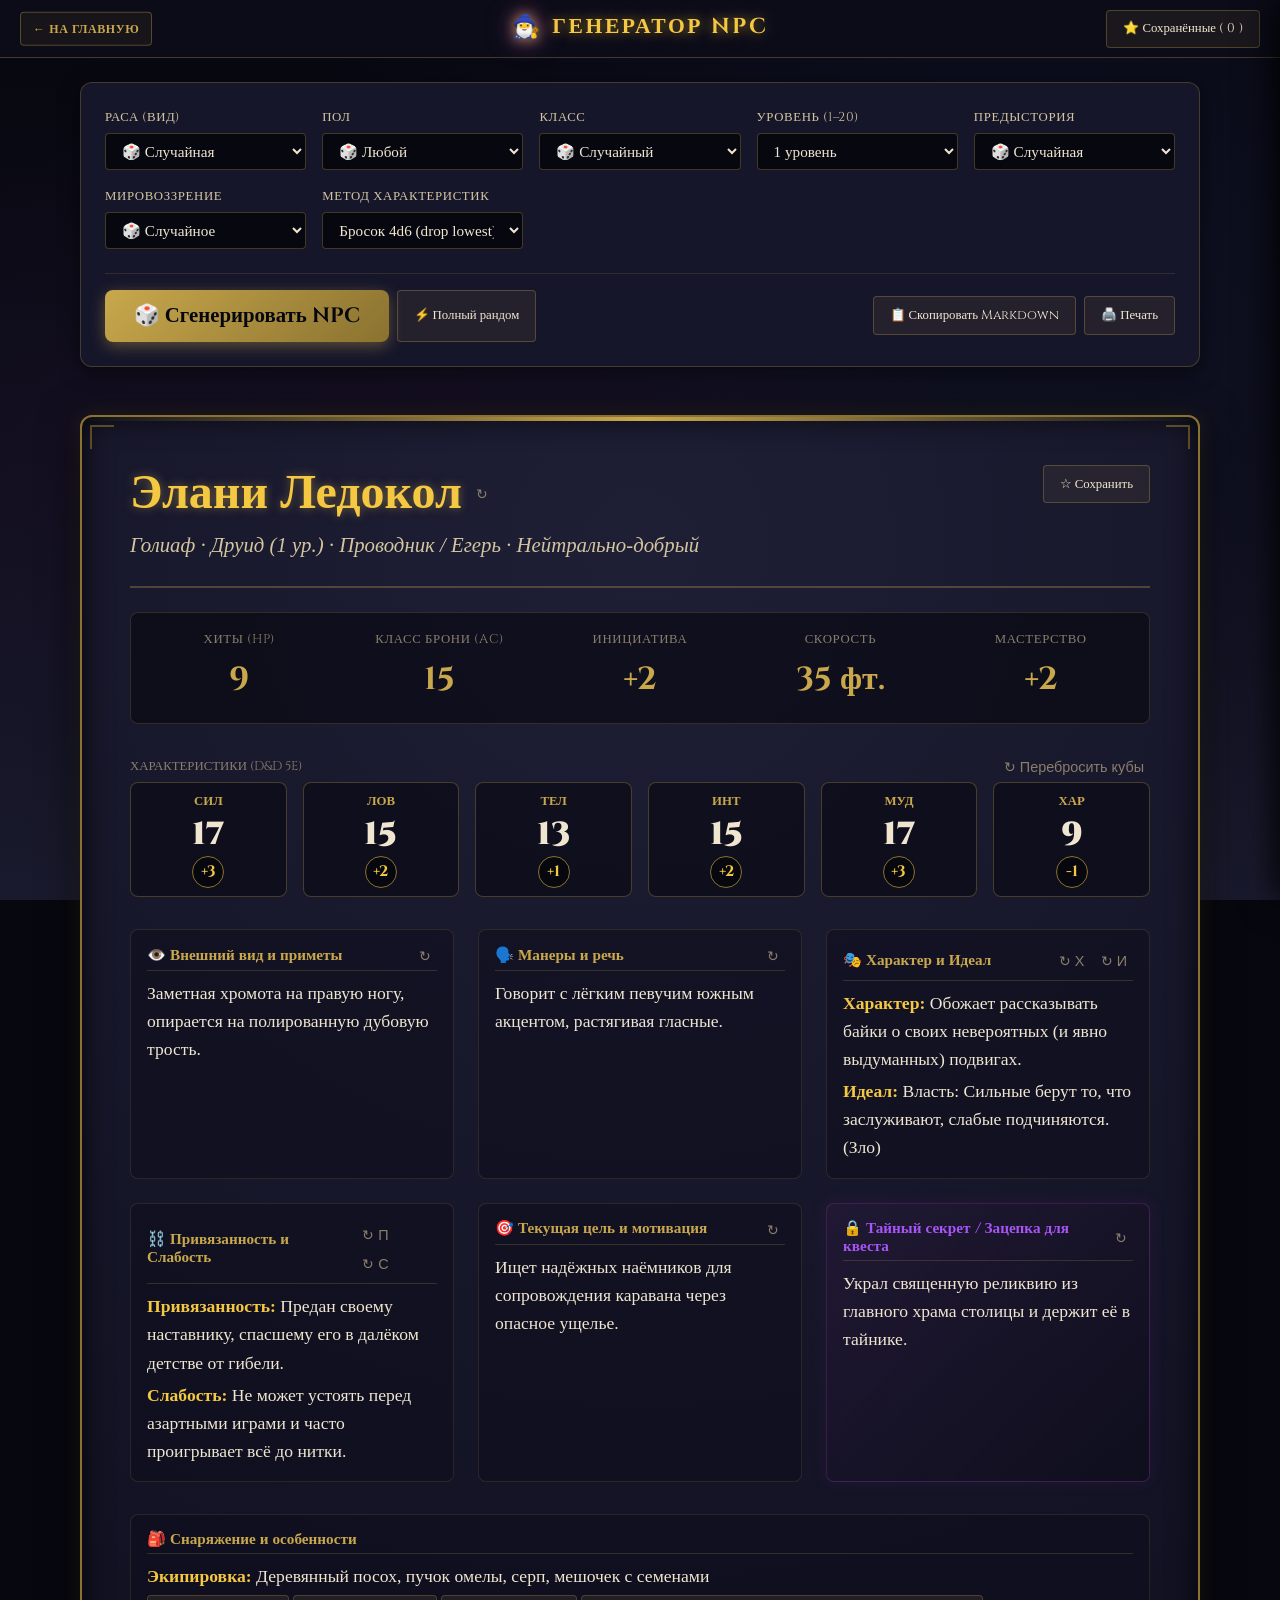
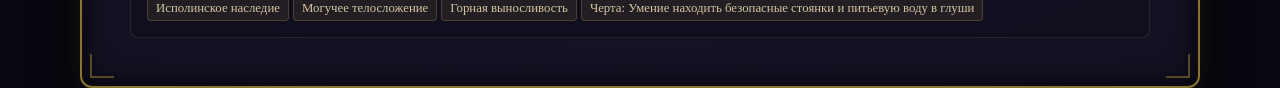
<file: tools/npc-generator/index.html>
<!DOCTYPE html>
<html lang="ru">
<head>
  <meta charset="UTF-8">
  <meta name="viewport" content="width=device-width, initial-scale=1.0">
  <meta name="description" content="Генератор NPC для D&D 5E 2024. Создание неигровых персонажей с предысторией, характеристиками, чертами характера и тайнами.">
  <title>Генератор NPC — DnD Master Tools</title>

  <link rel="stylesheet" href="../../css/theme.css">
  <link rel="stylesheet" href="npc.css">
</head>
<body>

  <!-- ===== Header ===== -->
  <header class="app-header">
    <a href="../../index.html" class="app-back-link">← На главную</a>
    <div class="app-title-block">
      <h1 class="app-title"><span class="app-title-icon">🧙‍♂️</span>ГЕНЕРАТОР NPC</h1>
    </div>
    <div class="app-header-actions">
      <button id="btn-open-saved" class="btn-secondary" aria-label="Открыть сохранённых персонажей">
        ⭐ Сохранённые (<span id="saved-count-badge">0</span>)
      </button>
    </div>
  </header>

  <div class="container" style="margin-top: var(--space-lg);">

    <!-- ===== Controls & Filters ===== -->
    <section class="npc-controls" aria-label="Параметры генерации">
      <div class="npc-controls__grid">

        <!-- Race -->
        <div class="control-group">
          <label for="filter-race">Раса (Вид)</label>
          <select id="filter-race" class="control-select">
            <option value="random">🎲 Случайная</option>
          </select>
        </div>

        <!-- Gender -->
        <div class="control-group">
          <label for="filter-gender">Пол</label>
          <select id="filter-gender" class="control-select">
            <option value="random">🎲 Любой</option>
            <option value="male">Мужской</option>
            <option value="female">Женский</option>
          </select>
        </div>

        <!-- Class -->
        <div class="control-group">
          <label for="filter-class">Класс</label>
          <select id="filter-class" class="control-select">
            <option value="random">🎲 Случайный</option>
          </select>
        </div>

        <!-- Level -->
        <div class="control-group">
          <label for="filter-level">Уровень (1–20)</label>
          <select id="filter-level" class="control-select">
            <option value="1">1 уровень</option>
            <option value="2">2 уровень</option>
            <option value="3">3 уровень</option>
            <option value="4">4 уровень</option>
            <option value="5">5 уровень</option>
            <option value="6">6 уровень</option>
            <option value="7">7 уровень</option>
            <option value="8">8 уровень</option>
            <option value="9">9 уровень</option>
            <option value="10">10 уровень</option>
            <option value="12">12 уровень</option>
            <option value="15">15 уровень</option>
            <option value="20">20 уровень</option>
          </select>
        </div>

        <!-- Background -->
        <div class="control-group">
          <label for="filter-bg">Предыстория</label>
          <select id="filter-bg" class="control-select">
            <option value="random">🎲 Случайная</option>
          </select>
        </div>

        <!-- Alignment -->
        <div class="control-group">
          <label for="filter-align">Мировоззрение</label>
          <select id="filter-align" class="control-select">
            <option value="random">🎲 Случайное</option>
          </select>
        </div>

        <!-- Stats Method -->
        <div class="control-group">
          <label for="filter-stats">Метод характеристик</label>
          <select id="filter-stats" class="control-select">
            <option value="4d6">Бросок 4d6 (drop lowest)</option>
            <option value="standard">Стандартный набор (15, 14, 13...)</option>
          </select>
        </div>

      </div>

      <!-- Action Buttons -->
      <div class="npc-controls__buttons">
        <div class="npc-controls__buttons-left">
          <button id="btn-generate" class="btn-generate" title="Сгенерировать нового персонажа (Пробел)">
            🎲 Сгенерировать NPC
          </button>
          <button id="btn-quick-random" class="btn-secondary" title="Сбросить фильтры и сгенерировать">
            ⚡ Полный рандом
          </button>
        </div>

        <div class="npc-controls__buttons-right">
          <button id="btn-copy-md" class="btn-secondary" title="Скопировать карточку в формате Markdown">
            📋 Скопировать Markdown
          </button>
          <button id="btn-print-npc" class="btn-secondary" title="Распечатать карточку или сохранить в PDF">
            🖨️ Печать
          </button>
        </div>
      </div>
    </section>

    <!-- ===== NPC Sheet (Parchment Card) ===== -->
    <main class="npc-sheet-wrapper">
      <article id="npc-sheet" class="npc-sheet" aria-label="Карточка персонажа">

        <!-- Decorative Corners -->
        <div class="npc-sheet__ornament-tl" aria-hidden="true"></div>
        <div class="npc-sheet__ornament-tr" aria-hidden="true"></div>
        <div class="npc-sheet__ornament-bl" aria-hidden="true"></div>
        <div class="npc-sheet__ornament-br" aria-hidden="true"></div>

        <!-- Header -->
        <header class="npc-sheet__header">
          <div class="npc-sheet__name-group">
            <h2 class="npc-sheet__name">
              <span id="npc-name">Загрузка...</span>
              <button class="btn-reroll" data-field="name" title="Перебросить имя" aria-label="Перебросить имя">↻</button>
            </h2>
            <div id="npc-meta" class="npc-sheet__meta">
              Человек · Воин (1 ур.) · Солдат · Законно-добрый
            </div>
          </div>
          <div class="npc-sheet__header-actions">
            <button id="btn-save-npc" class="btn-secondary" title="Добавить в избранное">
              ☆ Сохранить
            </button>
          </div>
        </header>

        <!-- Combat Vitals -->
        <section class="npc-vitals" aria-label="Боевые параметры">
          <div class="vital-item">
            <span class="vital-label">Хиты (HP)</span>
            <span id="vital-hp" class="vital-value">--</span>
          </div>
          <div class="vital-item">
            <span class="vital-label">Класс брони (AC)</span>
            <span id="vital-ac" class="vital-value">--</span>
          </div>
          <div class="vital-item">
            <span class="vital-label">Инициатива</span>
            <span id="vital-init" class="vital-value">--</span>
          </div>
          <div class="vital-item">
            <span class="vital-label">Скорость</span>
            <span id="vital-speed" class="vital-value">30 фт.</span>
          </div>
          <div class="vital-item">
            <span class="vital-label">Мастерство</span>
            <span id="vital-pb" class="vital-value">+2</span>
          </div>
        </section>

        <!-- Ability Scores Grid -->
        <section aria-label="Основные характеристики">
          <div style="display: flex; justify-content: space-between; align-items: center; margin-bottom: var(--space-xs);">
            <span style="font-family: var(--font-heading); font-size: var(--fs-xs); color: var(--color-text-muted); text-transform: uppercase;">
              Характеристики (D&D 5e)
            </span>
            <button class="btn-reroll" data-field="stats" title="Перебросить характеристики" aria-label="Перебросить характеристики">
              ↻ Перебросить кубы
            </button>
          </div>

          <div class="npc-stats-grid">
            <div class="stat-box">
              <div class="stat-name">СИЛ</div>
              <div id="score-str" class="stat-score">10</div>
              <div id="mod-str" class="stat-modifier">+0</div>
            </div>
            <div class="stat-box">
              <div class="stat-name">ЛОВ</div>
              <div id="score-dex" class="stat-score">10</div>
              <div id="mod-dex" class="stat-modifier">+0</div>
            </div>
            <div class="stat-box">
              <div class="stat-name">ТЕЛ</div>
              <div id="score-con" class="stat-score">10</div>
              <div id="mod-con" class="stat-modifier">+0</div>
            </div>
            <div class="stat-box">
              <div class="stat-name">ИНТ</div>
              <div id="score-int" class="stat-score">10</div>
              <div id="mod-int" class="stat-modifier">+0</div>
            </div>
            <div class="stat-box">
              <div class="stat-name">МУД</div>
              <div id="score-wis" class="stat-score">10</div>
              <div id="mod-wis" class="stat-modifier">+0</div>
            </div>
            <div class="stat-box">
              <div class="stat-name">ХАР</div>
              <div id="score-cha" class="stat-score">10</div>
              <div id="mod-cha" class="stat-modifier">+0</div>
            </div>
          </div>
        </section>

        <!-- Narrative Sections -->
        <div class="npc-sections-grid">

          <!-- Appearance -->
          <div class="npc-section">
            <div class="npc-section__header">
              <h3 class="npc-section__title">👁️ Внешний вид и приметы</h3>
              <button class="btn-reroll" data-field="appearance" title="Перебросить внешность">↻</button>
            </div>
            <div id="narrative-appearance" class="npc-section__content">--</div>
          </div>

          <!-- Speech & Quirks -->
          <div class="npc-section">
            <div class="npc-section__header">
              <h3 class="npc-section__title">🗣️ Манеры и речь</h3>
              <button class="btn-reroll" data-field="speech" title="Перебросить речь">↻</button>
            </div>
            <div id="narrative-speech" class="npc-section__content">--</div>
          </div>

          <!-- Personality & Ideals -->
          <div class="npc-section">
            <div class="npc-section__header">
              <h3 class="npc-section__title">🎭 Характер и Идеал</h3>
              <div>
                <button class="btn-reroll" data-field="personality" title="Перебросить характер">↻ Х</button>
                <button class="btn-reroll" data-field="ideal" title="Перебросить идеал">↻ И</button>
              </div>
            </div>
            <div class="npc-section__content">
              <p><strong>Характер:</strong> <span id="narrative-personality">--</span></p>
              <p style="margin-top: var(--space-xs);"><strong>Идеал:</strong> <span id="narrative-ideal">--</span></p>
            </div>
          </div>

          <!-- Bonds & Flaws -->
          <div class="npc-section">
            <div class="npc-section__header">
              <h3 class="npc-section__title">⛓️ Привязанность и Слабость</h3>
              <div>
                <button class="btn-reroll" data-field="bond" title="Перебросить привязанность">↻ П</button>
                <button class="btn-reroll" data-field="flaw" title="Перебросить слабость">↻ С</button>
              </div>
            </div>
            <div class="npc-section__content">
              <p><strong>Привязанность:</strong> <span id="narrative-bond">--</span></p>
              <p style="margin-top: var(--space-xs);"><strong>Слабость:</strong> <span id="narrative-flaw">--</span></p>
            </div>
          </div>

          <!-- Motivation -->
          <div class="npc-section">
            <div class="npc-section__header">
              <h3 class="npc-section__title">🎯 Текущая цель и мотивация</h3>
              <button class="btn-reroll" data-field="motivation" title="Перебросить мотивацию">↻</button>
            </div>
            <div id="narrative-motivation" class="npc-section__content">--</div>
          </div>

          <!-- Secret / Hook -->
          <div class="npc-section npc-section--secret">
            <div class="npc-section__header">
              <h3 class="npc-section__title">🔒 Тайный секрет / Зацепка для квеста</h3>
              <button class="btn-reroll" data-field="secret" title="Перебросить тайну">↻</button>
            </div>
            <div id="narrative-secret" class="npc-section__content">--</div>
          </div>

        </div>

        <!-- Features & Equipment -->
        <section class="npc-section" style="margin-block-end: 0;" aria-label="Снаряжение и особенности">
          <div class="npc-section__header">
            <h3 class="npc-section__title">🎒 Снаряжение и особенности</h3>
          </div>
          <div class="npc-section__content">
            <p><strong>Экипировка:</strong> <span id="narrative-gear">--</span></p>
            <div id="features-tags" class="npc-tags"></div>
          </div>
        </section>

      </article>
    </main>

  </div>

  <!-- ===== Dice Animation Overlay ===== -->
  <div id="dice-overlay" class="dice-overlay" aria-hidden="true">
    <div class="dice-d20-container">
      <svg class="dice-d20" viewBox="0 0 100 100" fill="none" xmlns="http://www.w3.org/2000/svg">
        <polygon points="50,5 92,28 92,72 50,95 8,72 8,28" fill="#1a1a2e" stroke="#c9a84c" stroke-width="3" />
        <polygon points="50,5 50,95 8,28" fill="#16162b" stroke="#c9a84c" stroke-width="1.5" />
        <polygon points="50,5 92,28 50,95" fill="#252540" stroke="#c9a84c" stroke-width="1.5" />
        <polygon points="50,25 80,68 20,68" fill="#2e1a47" stroke="#f5c842" stroke-width="2" />
        <text x="50" y="58" font-family="'Cinzel', serif" font-weight="900" font-size="22" fill="#f5c842" text-anchor="middle">20</text>
      </svg>
    </div>
    <div class="dice-overlay__text">Бросок кубика d20...</div>
  </div>

  <!-- ===== Saved NPCs Drawer ===== -->
  <div id="drawer-backdrop" class="drawer-backdrop" aria-hidden="true"></div>
  <aside id="saved-drawer" class="drawer" aria-label="Сохранённые персонажи">
    <div class="drawer__header">
      <h3 class="drawer__title">⭐ Избранные персонажи</h3>
      <button id="drawer-close" class="drawer__close" aria-label="Закрыть панель">✕</button>
    </div>
    <div id="saved-list-container" class="drawer__content">
      <!-- Injected by JavaScript -->
    </div>
  </aside>

  <!-- ===== Toast Notifications Container ===== -->
  <div id="toast-container" class="toast-container" aria-live="polite"></div>

  <!-- ===== Scripts ===== -->
  <script src="../../js/utils.js"></script>
  <script src="npc-data.js"></script>
  <script src="npc.js"></script>
</body>
</html>
</file>
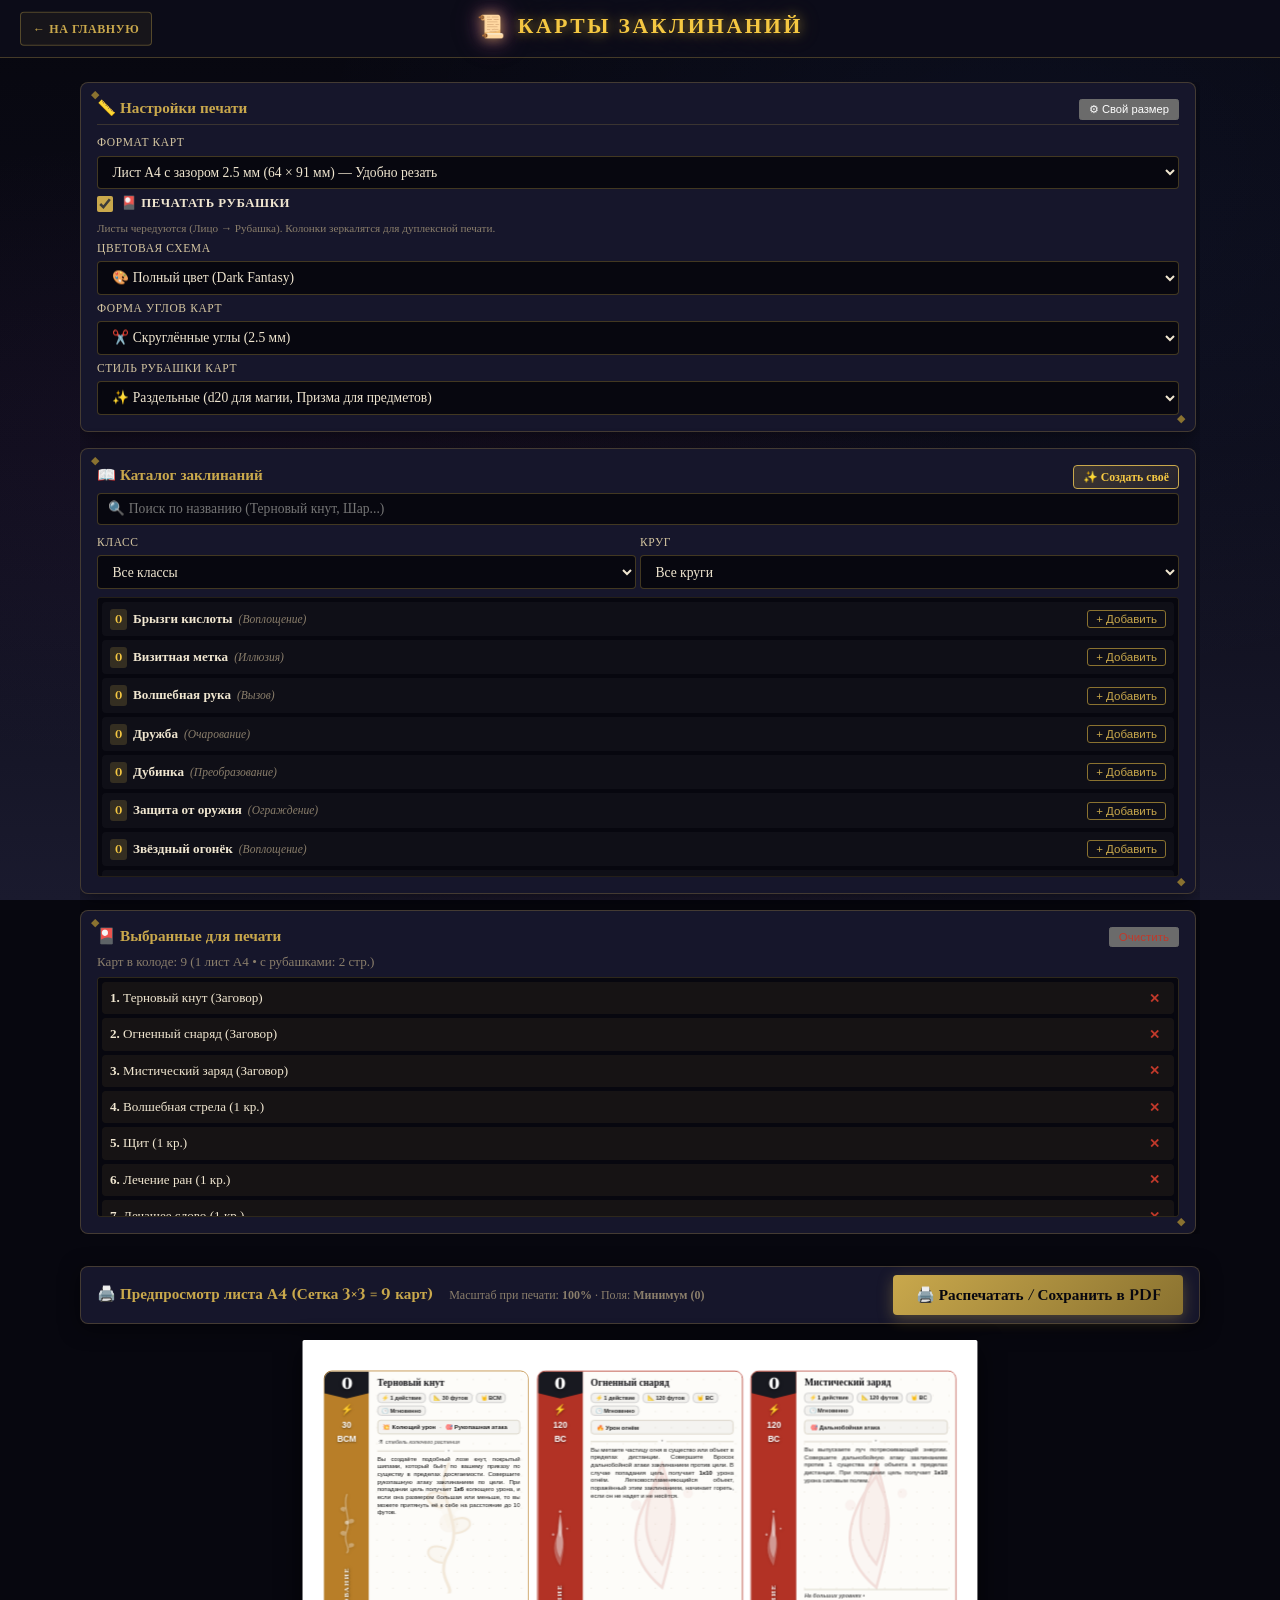
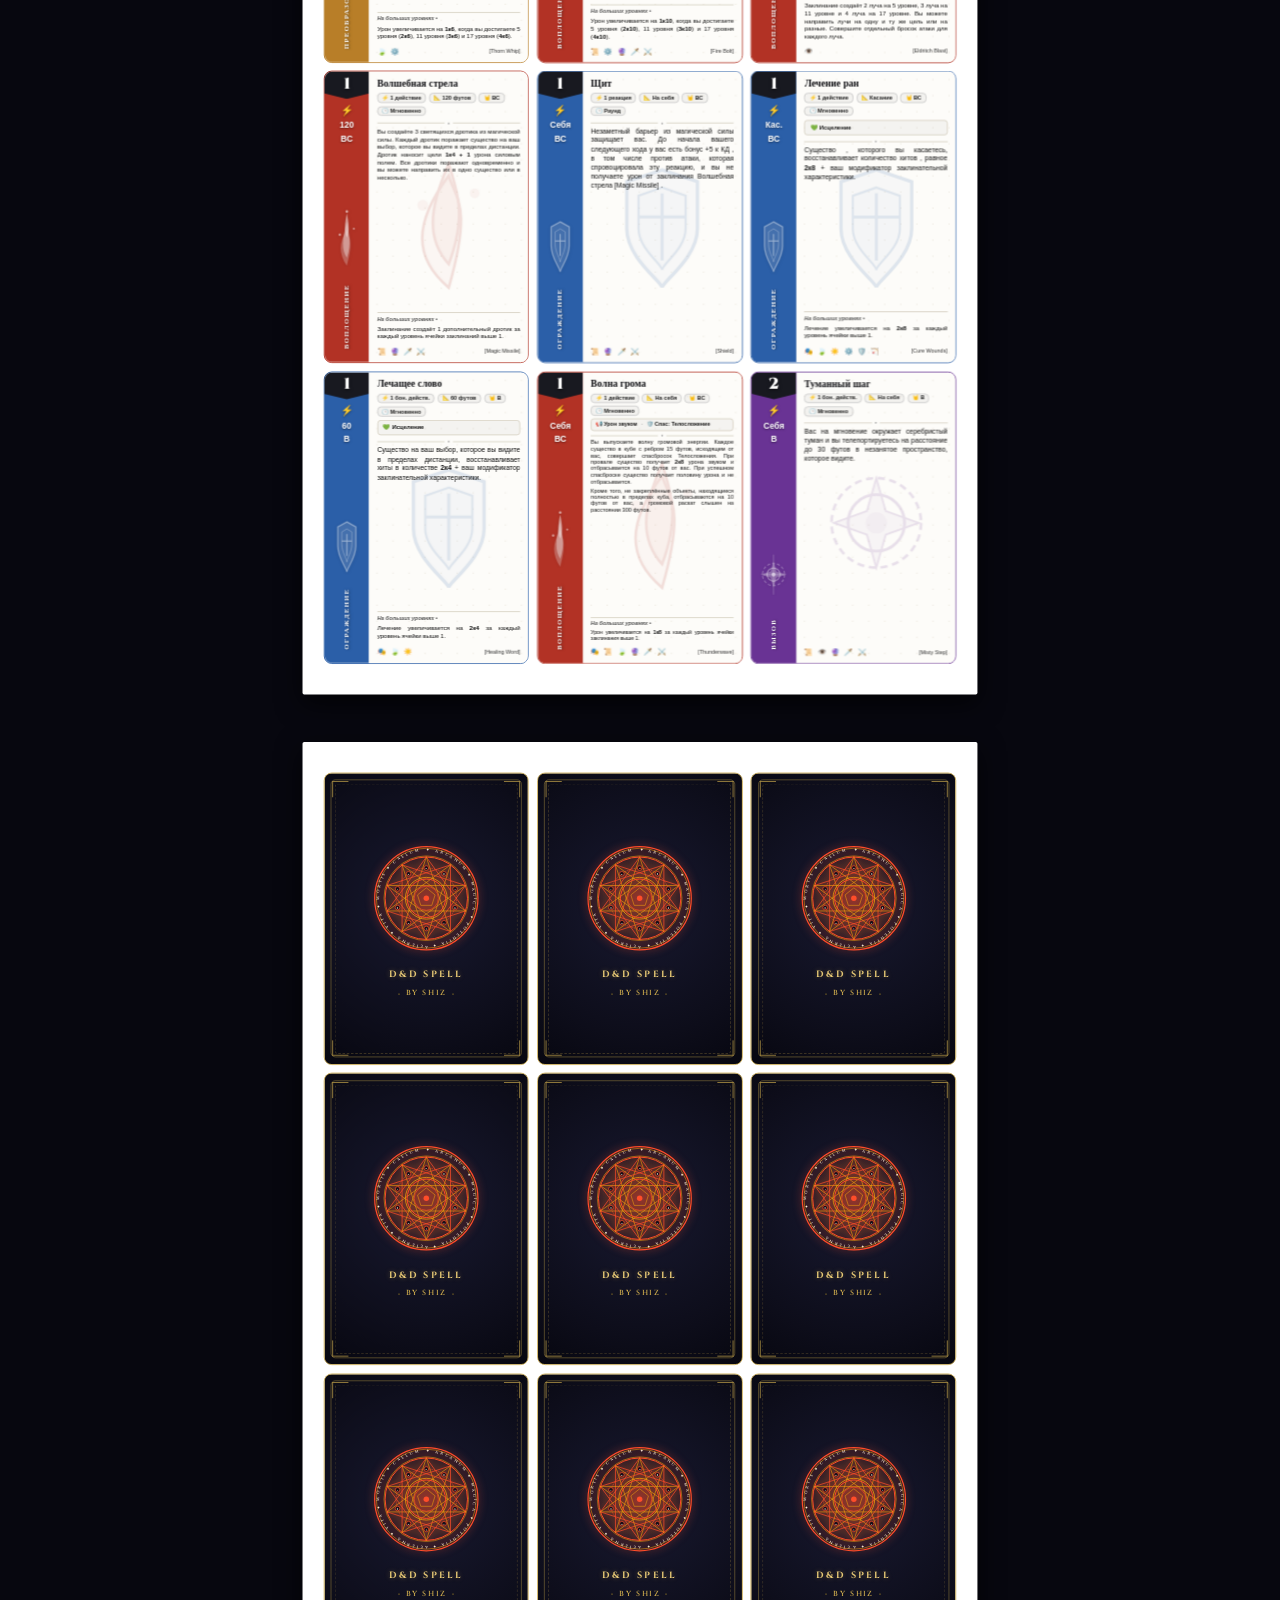
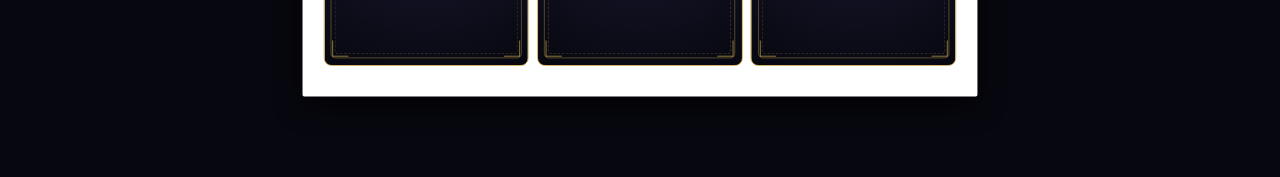
<file: tools/spell-cards/index.html>
<!DOCTYPE html>
<html lang="ru">
<head>
  <meta charset="UTF-8">
  <meta name="viewport" content="width=device-width, initial-scale=1.0">
  <meta name="description" content="Печать карт заклинаний D&D 5e. Раскладка по 9 карт на лист А4 с настраиваемым размером.">
  <title>Карты заклинаний (Печать 9 на А4) — DnD Master Tools</title>

  <link rel="stylesheet" href="../../css/theme.css">
  <link rel="stylesheet" href="spells.css">
</head>
<body>

  <!-- ===== Header ===== -->
  <header class="app-header">
    <a href="../../index.html" class="app-back-link">← На главную</a>
    <div class="app-title-block">
      <h1 class="app-title"><span class="app-title-icon">📜</span>КАРТЫ ЗАКЛИНАНИЙ</h1>
    </div>
  </header>

  <div class="container" style="max-width: 1440px; margin-top: var(--space-lg); padding-bottom: var(--space-3xl);">

    <!-- ===== Two-Column Layout ===== -->
    <div class="spell-app">

      <!-- ===== LEFT COLUMN: Controls & Spell Deck ===== -->
      <aside class="sidebar" aria-label="Каталог и колода">

        <!-- 1. Size & Print Settings -->
        <section class="panel">
          <h2 class="panel__title">
            <span>📏 Настройки печати</span>
            <button id="btn-open-custom-size" class="btn-secondary" style="font-size: 0.7rem; padding: 2px 8px;" title="Задать точные миллиметры">
              ⚙ Свой размер
            </button>
          </h2>

          <div class="field-group">
            <label for="select-size-preset">Формат карт</label>
            <select id="select-size-preset" class="field-select">
              <option value="a4-gap" selected>Лист А4 с зазором 2.5 мм (64 × 91 мм) — Удобно резать</option>
              <option value="a4-max">Максимум А4 без зазора (66 × 94 мм) — Крупный</option>
              <option value="mtg">Классический покер / MTG с зазором 3 мм (63.5 × 88.9 мм)</option>
              <option value="bridge">Европейский Bridge с зазором 4 мм (57 × 89 мм)</option>
              <option value="custom">✏️ Свой точный размер и зазор...</option>
            </select>
          </div>

          <div class="field-group" style="margin-top: var(--space-xs);">
            <label class="checkbox-label" style="display: flex; align-items: center; gap: 8px; cursor: pointer; user-select: none;">
              <input type="checkbox" id="toggle-print-backs" checked style="accent-color: var(--color-gold); width: 16px; height: 16px; cursor: pointer;">
              <span style="font-weight: 600; font-size: var(--fs-xs); color: var(--color-text-parchment);">🎴 Печатать рубашки</span>
            </label>
            <div style="font-size: 0.7rem; color: var(--color-text-muted); margin-top: 3px; line-height: 1.25;">
              Листы чередуются (Лицо → Рубашка). Колонки зеркалятся для дуплексной печати.
            </div>
          </div>

          <div class="field-group" style="margin-top: var(--space-xs);">
            <label for="select-color-mode">Цветовая схема</label>
            <select id="select-color-mode" class="field-select">
              <option value="color" selected>🎨 Полный цвет (Dark Fantasy)</option>
              <option value="bw">⬛ Чёрно-белая (Экономичная гравюра для ч/б)</option>
            </select>
          </div>

          <div class="field-group" style="margin-top: var(--space-xs);">
            <label for="select-corner-style">Форма углов карт</label>
            <select id="select-corner-style" class="field-select">
              <option value="rounded" selected>✂️ Скруглённые углы (2.5 мм)</option>
              <option value="sharp">📐 Прямые углы (для резки по линейке)</option>
            </select>
          </div>

          <div class="field-group" style="margin-top: var(--space-xs);">
            <label for="select-back-style">Стиль рубашки карт</label>
            <select id="select-back-style" class="field-select">
              <option value="separate" selected>✨ Раздельные (d20 для магии, Призма для предметов)</option>
              <option value="unified">🎲 Единая рубашка D&amp;D (Классический d20 для всей колоды)</option>
            </select>
          </div>
        </section>

        <!-- 2. Spell Catalog -->
        <section class="panel">
          <div style="display: flex; justify-content: space-between; align-items: center; margin-bottom: var(--space-xs);">
            <h2 class="panel__title" style="margin: 0; border: none; padding: 0;">
              <span>📖 Каталог заклинаний</span>
            </h2>
            <button id="btn-open-create-spell" class="btn-create-spell" title="Создать способность пси-воина, маневр или своё заклинание">
              ✨ Создать своё
            </button>
          </div>

          <input type="text" id="search-spell" class="field-input search-box" placeholder="🔍 Поиск по названию (Терновый кнут, Шар...)">

          <div class="catalog-filter-row">
            <div class="field-group">
              <label for="filter-catalog-class">Класс</label>
              <select id="filter-catalog-class" class="field-select">
                <option value="all">Все классы</option>
                <option value="custom">✨ Мои способности</option>
                <option value="wizard">📜 Волшебник</option>
                <option value="sorcerer">🔮 Чародей</option>
                <option value="warlock">👁️ Колдун</option>
                <option value="cleric">☀️ Жрец</option>
                <option value="druid">🍃 Друид</option>
                <option value="bard">🎭 Бард</option>
                <option value="paladin">🛡️ Паладин</option>
                <option value="ranger">🏹 Следопыт</option>
                <option value="artificer">⚙️ Изобретатель</option>
                <option value="fighter">⚔️ Воин</option>
                <option value="rogue">🗡️ Плут</option>
                <option value="barbarian">🪓 Варвар</option>
                <option value="monk">👊 Монах</option>
              </select>
            </div>
            <div class="field-group">
              <label for="filter-catalog-level">Круг</label>
              <select id="filter-catalog-level" class="field-select">
                <option value="all">Все круги</option>
                <option value="0">0 (Заговоры)</option>
                <option value="1">1 круг</option>
                <option value="2">2 круг</option>
                <option value="3">3 круг</option>
                <option value="4">4 круг</option>
                <option value="5">5 круг</option>
                <option value="6">6 круг</option>
                <option value="7">7 круг</option>
                <option value="8">8 круг</option>
                <option value="9">9 круг</option>
              </select>
            </div>
          </div>

          <div id="catalog-list" class="spell-catalog-list">
            <!-- Injected by JS -->
          </div>
        </section>

        <!-- 3. Selected Deck -->
        <section class="panel">
          <div style="display: flex; justify-content: space-between; align-items: center; margin-bottom: var(--space-xs);">
            <h2 class="panel__title" style="margin: 0; border: none; padding: 0;">
              <span>🎴 Выбранные для печати</span>
            </h2>
            <button id="btn-clear-deck" class="btn-secondary" style="padding: 2px 8px; font-size: 0.72rem; color: var(--color-crimson-bright);" title="Очистить колоду">
              Очистить
            </button>
          </div>

          <div id="deck-summary-text" class="deck-summary">
            Карт в колоде: 0 (0 листов А4)
          </div>

          <div id="deck-list" class="deck-list">
            <!-- Injected by JS -->
          </div>
        </section>

      </aside>

      <!-- ===== RIGHT COLUMN: Live Sheet Preview ===== -->
      <main class="preview-area" aria-label="Предпросмотр страниц печати">

        <div class="preview-toolbar">
          <div class="preview-toolbar__left">
            <span style="font-family: var(--font-heading); color: var(--color-gold); font-weight: 700; font-size: var(--fs-sm);">
              🖨️ Предпросмотр листа А4 (Сетка 3×3 = 9 карт)
            </span>
            <span style="font-size: 0.75rem; color: var(--color-text-muted);">
              Масштаб при печати: <strong>100%</strong> · Поля: <strong>Минимум (0)</strong>
            </span>
          </div>
          <div class="preview-toolbar__right" style="display: flex; align-items: center; gap: 8px; flex-wrap: wrap;">
            <button id="btn-open-slot-filler" class="btn-slot-filler" style="display: none;" title="Добавить карты для заполнения листа без пустых мест">
              ✨ Заполнить лист (+0)
            </button>
            <button id="btn-print" class="btn-print-large">
              🖨️ Распечатать / Сохранить в PDF
            </button>
          </div>
        </div>

        <!-- Sheet Containers -->
        <div id="sheets-container" class="sheets-container">
          <!-- Injected by JavaScript -->
        </div>

      </main>

    </div>

  </div>

  <!-- ===== Modal: Custom Card Size ===== -->
  <div id="custom-size-modal" class="modal-backdrop" aria-hidden="true">
    <div class="custom-size-modal" role="dialog" aria-labelledby="modal-title">
      <div class="modal-header">
        <h3 id="modal-title">📏 Настройка своего размера карты</h3>
        <button id="modal-close" class="modal-close" aria-label="Закрыть окно">✕</button>
      </div>

      <p class="modal-hint">
        Задайте точные физические размеры одной карточки в миллиметрах. На листе формата А4 (210 × 297 мм) в сетке 3×3 максимальный размер составляет около <strong>67 × 95 мм</strong>.
      </p>

      <div style="display: grid; grid-template-columns: 1fr 1fr 1fr; gap: var(--space-sm);">
        <div class="field-group">
          <label for="modal-input-width">Ширина (мм)</label>
          <input type="number" id="modal-input-width" class="field-input" step="0.5" min="30" max="80" value="64">
        </div>

        <div class="field-group">
          <label for="modal-input-height">Высота (мм)</label>
          <input type="number" id="modal-input-height" class="field-input" step="0.5" min="40" max="120" value="91">
        </div>

        <div class="field-group">
          <label for="modal-input-gap">Зазор реза (мм)</label>
          <input type="number" id="modal-input-gap" class="field-input" step="0.5" min="0" max="15" value="2.5">
        </div>
      </div>

      <div class="modal-actions">
        <button id="modal-btn-cancel" class="btn-secondary">Отмена</button>
        <button id="modal-btn-save" class="btn-print-large" style="padding: 0.5rem 1.2rem; font-size: var(--fs-xs);">
          Применить размер
        </button>
      </div>
    </div>
  </div>

  <!-- ===== Modal: Create / Edit Custom Spell or Ability ===== -->
  <div id="custom-spell-modal" class="modal-backdrop" aria-hidden="true">
    <div class="custom-spell-modal-content" role="dialog" aria-labelledby="custom-spell-title">
      <div class="modal-header">
        <h3 id="custom-spell-title">✨ Создать способность / заклинание</h3>
        <button id="custom-spell-close" class="modal-close" aria-label="Закрыть окно">✕</button>
      </div>

      <p class="modal-hint">
        Создайте заклинание или способность своего персонажа (например, пси-удар пси-воина, воинский манёвр или черту). Карточка автоматически появится в каталоге и будет готова к печати на листе А4.
      </p>

      <form id="custom-spell-form" onsubmit="return false;">
        <input type="hidden" id="cs-id" value="">

        <div style="display: grid; grid-template-columns: 2fr 1fr; gap: var(--space-sm); margin-bottom: var(--space-xs);">
          <div class="field-group">
            <label for="cs-name">Название способности *</label>
            <input type="text" id="cs-name" class="field-input" placeholder="например, Псионический удар" required>
          </div>
          <div class="field-group">
            <label for="cs-name-en">Англ. / Краткая подпись</label>
            <input type="text" id="cs-name-en" class="field-input" placeholder="Psionic Strike">
          </div>
        </div>

        <div style="display: grid; grid-template-columns: 1fr 1fr; gap: var(--space-sm); margin-bottom: var(--space-xs);">
          <div class="field-group">
            <label for="cs-school">Тип способности / Школа магии *</label>
            <select id="cs-school" class="field-select">
              <optgroup label="Особые / Немагические">
                <option value="Псионика" selected>🔮 Псионика (Пси-воин / Мистик)</option>
                <option value="Воинское искусство">⚔️ Воинское искусство (Маневры / Приёмы)</option>
              </optgroup>
              <optgroup label="Магические школы D&D 5e">
                <option value="Воплощение">🔥 Воплощение (Evocation)</option>
                <option value="Ограждение">🛡️ Ограждение (Abjuration)</option>
                <option value="Преобразование">🌿 Преобразование (Transmutation)</option>
                <option value="Вызов">🌀 Вызов (Conjuration)</option>
                <option value="Иллюзия">👁️ Иллюзия (Illusion)</option>
                <option value="Очарование">💖 Очарование (Enchantment)</option>
                <option value="Некромантия">💀 Некромантия (Necromancy)</option>
                <option value="Прорицание">🔮 Прорицание (Divination)</option>
              </optgroup>
            </select>
          </div>

          <div class="field-group">
            <label for="cs-level">Круг / Затраты ресурса *</label>
            <select id="cs-level" class="field-select">
              <option value="0">0 — Без затрат / Пассивная / Заговор</option>
              <option value="1">1 — Круг 1 / Кость пси-энергии / Приём</option>
              <option value="2">2 — Круг 2</option>
              <option value="3">3 — Круг 3</option>
              <option value="4">4 — Круг 4</option>
              <option value="5">5 — Круг 5</option>
              <option value="6">6 — Круг 6</option>
              <option value="7">7 — Круг 7</option>
              <option value="8">8 — Круг 8</option>
              <option value="9">9 — Круг 9</option>
            </select>
          </div>
        </div>

        <div style="display: grid; grid-template-columns: 1fr 1fr; gap: var(--space-sm); margin-bottom: var(--space-xs);">
          <div class="field-group">
            <label for="cs-casting-time">Время применения</label>
            <input type="text" id="cs-casting-time" class="field-input" placeholder="1 действие / 1 бонусное / 1 реакция" value="1 действие">
          </div>
          <div class="field-group">
            <label for="cs-range">Дистанция</label>
            <input type="text" id="cs-range" class="field-input" placeholder="На себя / 30 футов / Касание" value="30 футов">
          </div>
        </div>

        <div style="display: grid; grid-template-columns: 1fr 1fr; gap: var(--space-sm); margin-bottom: var(--space-xs);">
          <div class="field-group">
            <label for="cs-components">Компоненты (В, С, М или «—» для воина)</label>
            <input type="text" id="cs-components" class="field-input" placeholder="—" value="—">
          </div>
          <div class="field-group">
            <label for="cs-duration">Длительность</label>
            <input type="text" id="cs-duration" class="field-input" placeholder="Мгновенная / 1 раунд / 1 минута" value="Мгновенная">
          </div>
        </div>

        <div class="field-group" style="margin-bottom: var(--space-xs);">
          <label for="cs-material">Материальный компонент / Оружие (если требуется)</label>
          <input type="text" id="cs-material" class="field-input" placeholder="например, рукопашное оружие или фокусирующий пси-кристалл">
        </div>

        <div class="field-group" style="margin-bottom: var(--space-xs);">
          <label for="cs-classes">Классы / Источник</label>
          <input type="text" id="cs-classes" class="field-input" placeholder="Воин, Пси-воин" value="Воин, Пси-воин">
        </div>

        <div class="field-group" style="margin-bottom: var(--space-xs);">
          <label for="cs-desc">Описание эффекта *</label>
          <textarea id="cs-desc" class="field-textarea" rows="4" placeholder="Опишите механику: урон (например: 1к6+Инт колющего урона), спасбросок или особый эффект..." required></textarea>
        </div>

        <div class="field-group" style="margin-bottom: var(--space-md);">
          <label for="cs-higher">Усиление / На больших уровнях (опционально)</label>
          <textarea id="cs-higher" class="field-textarea" rows="2" placeholder="например: Урон увеличивается на 1к6, когда размер кости пси-энергии вырастает..."></textarea>
        </div>

        <div class="modal-actions">
          <button type="button" id="cs-btn-cancel" class="btn-secondary">Отмена</button>
          <button type="button" id="cs-btn-save" class="btn-print-large" style="padding: 0.5rem 1.2rem; font-size: var(--fs-xs);">
            💾 Сохранить способность
          </button>
        </div>
      </form>
    </div>
  </div>

  <!-- ===== Modal: Card Zoom Lightbox ===== -->
  <div id="card-zoom-modal" class="modal-backdrop" aria-hidden="true">
    <div class="zoom-modal-container">
      <button id="zoom-modal-close" class="zoom-modal-close-btn" aria-label="Закрыть">✕</button>

      <!-- Flip Front/Back Switcher -->
      <div id="zoom-modal-switch" class="zoom-modal-switch">
        <button type="button" id="zoom-btn-front" class="zoom-switch-btn active">
          📄 Лицевая сторона
        </button>
        <button type="button" id="zoom-btn-back" class="zoom-switch-btn">
          🎴 Рубашка (By Shiz)
        </button>
      </div>

      <div id="zoom-modal-card-target">
        <!-- Injected dynamically on card click -->
      </div>
      <div class="zoom-modal-hint">Кликните «Перевернуть», нажмите Esc или кликните в пустое место для закрытия</div>
    </div>
  </div>

  <!-- ===== Modal: Smart Slot Filler ("Без пустых мест на А4") ===== -->
  <div id="slot-filler-modal" class="modal-backdrop" aria-hidden="true">
    <div class="slot-filler-modal-content" role="dialog" aria-labelledby="slot-filler-title">
      <div class="modal-header">
        <h3 id="slot-filler-title">✨ Заполнить лист А4 без пустых мест</h3>
        <button id="slot-filler-close" class="modal-close" aria-label="Закрыть окно">✕</button>
      </div>

      <p class="modal-hint">
        На текущем листе осталось <strong id="slot-filler-needed-count" style="color: var(--color-gold);">0</strong> свободных мест из 9. Чтобы не тратить фотобумагу впустую, выберите, чем заполнить пустые ячейки:
      </p>

      <div class="slot-filler-options">
        <!-- Option 1: Useful Potions & Magic Items -->
        <div class="slot-option-card" id="opt-fill-items">
          <div class="slot-option-icon">🧪</div>
          <div class="slot-option-body">
            <h4>Полезные зелья и артефакты D&D 5e</h4>
            <p>Заполнит лист зельями лечения, невидимости, волшебными кольцами и свитками. Рубашка на обороте автоматически сменится на герб артефакта!</p>
          </div>
          <button type="button" class="btn-slot-action" id="btn-fill-items">+ Заполнить предметами</button>
        </div>

        <!-- Option 2: Duplicate Spell Cards -->
        <div class="slot-option-card" id="opt-fill-duplicates">
          <div class="slot-option-icon">🔄</div>
          <div class="slot-option-body">
            <h4>Продублировать выбранные заклинания</h4>
            <p>Скопирует заклинания из вашей колоды (например, частые заговоры или Щит), чтобы раздать другим игрокам.</p>
          </div>
          <button type="button" class="btn-slot-action" id="btn-fill-duplicates">+ Продублировать</button>
        </div>

        <!-- Option 3: DM Loot / Note Tracker Card -->
        <div class="slot-option-card" id="opt-fill-notes">
          <div class="slot-option-icon">📝</div>
          <div class="slot-option-body">
            <h4>Бланки заметок и ячеек заклинаний</h4>
            <p>Распечатает удобные карточки с полями для заметок или трекером слотов заклинаний от руки.</p>
          </div>
          <button type="button" class="btn-slot-action" id="btn-fill-notes">+ Бланки заметок</button>
        </div>
      </div>

      <div class="modal-actions" style="margin-top: var(--space-md); border-top: 1px solid rgba(201, 168, 76, 0.2); padding-top: var(--space-sm);">
        <button type="button" id="slot-filler-btn-cancel" class="btn-secondary">Закрыть</button>
      </div>
    </div>
  </div>

  <!-- ===== Toast Notifications ===== -->
  <div id="toast-container" class="toast-container" aria-live="polite"></div>

  <!-- ===== Scripts ===== -->
  <script src="../../js/utils.js"></script>
  <script src="../item-cards/items-data.js"></script>
  <script src="spells-data.js"></script>
  <script src="spells.js"></script>
</body>
</html>
</file>
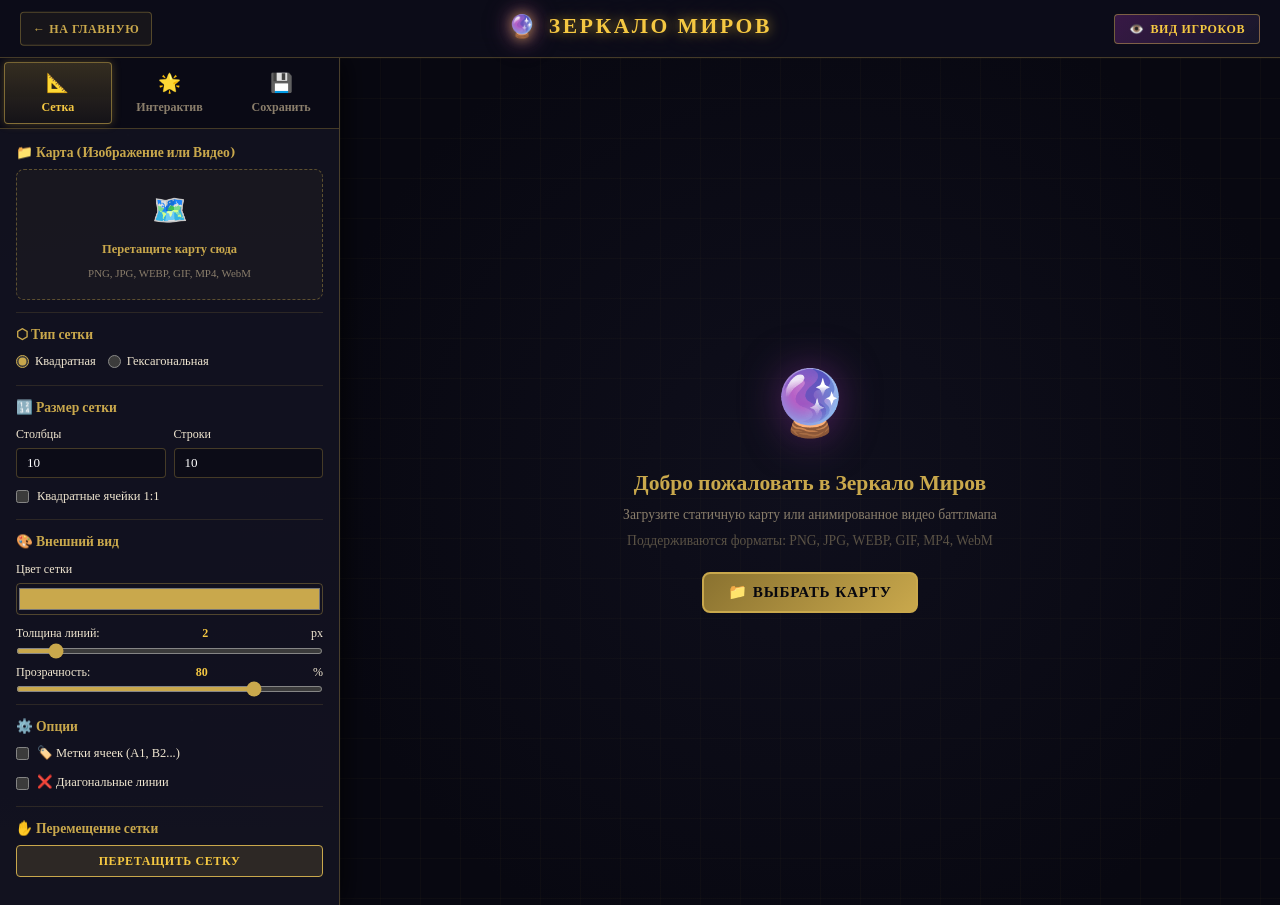
<file: tools/world-mirror/index.html>
<!DOCTYPE html>
<html lang="ru">
<head>
  <meta charset="UTF-8">
  <meta name="viewport" content="width=device-width, initial-scale=1.0">
  <title>Зеркало миров — DnD Master Tools</title>
  <link rel="stylesheet" href="../../css/theme.css">
  <link rel="stylesheet" href="world-mirror.css">
</head>
<body>
  <!-- Header -->
  <header class="app-header wm-header">
    <a href="../../index.html" class="app-back-link wm-back-link">← На главную</a>
    <div class="wm-title-block">
      <h1 class="app-title wm-title"><span class="app-title-icon wm-title-icon">🔮</span>ЗЕРКАЛО МИРОВ</h1>
    </div>
    <div class="app-header-actions wm-header-actions">
      <button id="playerViewBtn" class="btn wm-btn-player-view" title="Переключить на чистый экран для игроков (100% туман, без панелей)">
        👁️ <span class="wm-btn-text">Вид игроков</span>
      </button>
    </div>
  </header>

  <main class="wm-layout">
    <!-- Sidebar Controls -->
    <aside class="wm-sidebar" id="sidebar">
      
      <!-- Top 3-Button Switcher -->
      <nav class="wm-tabs-nav" aria-label="Разделы верстака">
        <button type="button" class="wm-tab-btn active" data-tab="grid">
          <span class="wm-tab-icon">📐</span>
          <span class="wm-tab-label">Сетка</span>
        </button>
        <button type="button" class="wm-tab-btn" data-tab="interactive">
          <span class="wm-tab-icon">🌟</span>
          <span class="wm-tab-label">Интерактив</span>
        </button>
        <button type="button" class="wm-tab-btn" data-tab="save">
          <span class="wm-tab-icon">💾</span>
          <span class="wm-tab-label">Сохранить</span>
        </button>
      </nav>

      <!-- ==============================================
           TAB 1: GRID CONTROLS (📐 Сетка)
           ============================================== -->
      <div class="wm-tab-content active" id="tab-grid">
        
        <!-- Upload Section -->
        <div class="wm-control-group">
          <h3 class="wm-group-title">📁 Карта (Изображение или Видео)</h3>
          <div class="wm-dropzone" id="dropzone">
            <span class="wm-dropzone-icon">🗺️</span>
            <span class="wm-dropzone-text">Перетащите карту сюда</span>
            <span class="wm-dropzone-hint">PNG, JPG, WEBP, GIF, MP4, WebM</span>
            <input type="file" id="fileInput" accept="image/*,video/mp4,video/webm" class="wm-file-input">
          </div>
          <div class="wm-file-info" id="fileInfo" hidden>
            <span id="fileName"></span>
            <span id="fileSize"></span>
          </div>
        </div>

        <!-- Grid Type -->
        <div class="wm-control-group">
          <h3 class="wm-group-title">⬡ Тип сетки</h3>
          <div class="wm-radio-group">
            <label class="wm-radio-label">
              <input type="radio" name="gridType" value="square" checked> Квадратная
            </label>
            <label class="wm-radio-label">
              <input type="radio" name="gridType" value="hex"> Гексагональная
            </label>
          </div>
        </div>

        <!-- Grid Size -->
        <div class="wm-control-group">
          <h3 class="wm-group-title">🔢 Размер сетки</h3>
          <div class="wm-input-row">
            <label class="wm-label">
              <span>Столбцы</span>
              <input type="number" id="colsInput" value="10" min="1" max="200" class="wm-input">
            </label>
            <label class="wm-label" id="rowsLabel">
              <span>Строки</span>
              <input type="number" id="rowsInput" value="10" min="1" max="200" class="wm-input">
            </label>
          </div>
          <label class="wm-checkbox-label" id="squareToggleLabel">
            <input type="checkbox" id="squareToggle"> Квадратные ячейки 1:1
          </label>
        </div>

        <!-- Appearance -->
        <div class="wm-control-group">
          <h3 class="wm-group-title">🎨 Внешний вид</h3>
          <label class="wm-label">
            <span>Цвет сетки</span>
            <input type="color" id="colorPicker" value="#c9a84c" class="wm-color-input">
          </label>
          <label class="wm-label">
            <span>Толщина линий: <strong id="thicknessValue">2</strong>px</span>
            <input type="range" id="thicknessInput" value="2" min="1" max="10" step="1" class="wm-range">
          </label>
          <label class="wm-label">
            <span>Прозрачность: <strong id="opacityValue">80</strong>%</span>
            <input type="range" id="opacityInput" value="80" min="5" max="100" step="5" class="wm-range">
          </label>
        </div>

        <!-- Options -->
        <div class="wm-control-group">
          <h3 class="wm-group-title">⚙️ Опции</h3>
          <label class="wm-checkbox-label">
            <input type="checkbox" id="labelsToggle"> 🏷️ Метки ячеек (A1, B2...)
          </label>
          <label class="wm-checkbox-label" id="diagonalToggleLabel">
            <input type="checkbox" id="diagonalToggle"> ❌ Диагональные линии
          </label>
        </div>

        <!-- Drag Grid Mode -->
        <div class="wm-control-group">
          <h3 class="wm-group-title">✋ Перемещение сетки</h3>
          <button id="dragToggle" class="btn wm-btn-action">Перетащить сетку</button>
          <button id="resetPosition" class="btn wm-btn-secondary" hidden>Сбросить позицию</button>
        </div>

      </div>

      <!-- ==============================================
           TAB 2: INTERACTIVE & FOG (🌟 Интерактив)
           ============================================== -->
      <div class="wm-tab-content" id="tab-interactive">
        
        <!-- Fog of War -->
        <div class="wm-control-group">
          <div class="wm-group-header-row">
            <h3 class="wm-group-title">🌫️ Туман войны</h3>
            <label class="wm-switch-label" title="Включить туман войны">
              <input type="checkbox" id="fogToggle">
              <span class="wm-switch-slider"></span>
            </label>
          </div>

          <div id="fogControls" class="wm-subcontrols" hidden>
            <!-- Brush Mode Buttons -->
            <div class="wm-brush-modes">
              <button id="brushRevealBtn" class="btn wm-btn-tool active" title="Горячая клавиша: R">
                🔦 Кисть света (Стереть)
              </button>
              <button id="brushHideBtn" class="btn wm-btn-tool" title="Горячая клавиша: H">
                ⬛ Накрыть туманом
              </button>
            </div>

            <!-- Brush Size -->
            <label class="wm-label">
              <span>Радиус обзора: <strong id="brushSizeVal">60</strong>px</span>
              <input type="range" id="brushSizeInput" value="60" min="15" max="300" step="5" class="wm-range">
            </label>

            <!-- Feathering / Soft Edge -->
            <label class="wm-label">
              <span>Мягкость краев: <strong id="brushFeatherVal">50</strong>%</span>
              <input type="range" id="brushFeatherInput" value="50" min="0" max="100" step="5" class="wm-range">
            </label>

            <!-- DM Opacity -->
            <label class="wm-label" title="Мастер видит сквозь туман в режиме редактирования">
              <span>Прозрачность тумана для DM: <strong id="dmOpacityVal">35</strong>%</span>
              <input type="range" id="dmOpacityInput" value="35" min="0" max="100" step="5" class="wm-range">
            </label>

            <!-- Quick Actions -->
            <div class="wm-input-row" style="margin-top: 6px;">
              <button id="coverAllFogBtn" class="btn wm-btn-secondary" style="font-size: 0.78rem;">
                🪣 Залить всё
              </button>
              <button id="clearAllFogBtn" class="btn wm-btn-secondary" style="font-size: 0.78rem;">
                ☀️ Очистить всё
              </button>
            </div>
          </div>
        </div>

        <!-- Interactive Props & Hazards Library -->
        <div class="wm-control-group">
          <div class="wm-group-header-row">
            <h3 class="wm-group-title">✨ Интерактивные объекты</h3>
            <span class="badge badge--gold" style="font-size: 0.65rem;" id="activeObjectBadge">Выберите объект</span>
          </div>
          <p class="wm-hint-text">Нажмите на любой объект ниже и кликните на карту, чтобы разместить его. Уже установленные объекты можно двигать мышкой!</p>

          <!-- Palette Category: Огонь и Свет -->
          <div class="wm-prop-category-label">🔥 Свет и пламя</div>
          <div class="wm-props-grid">
            <button class="wm-prop-btn" data-type="torch" title="Настенный факел с теплым светом">
              <span class="wm-prop-icon">
                <svg viewBox="0 0 24 24" width="24" height="24" fill="none"><path d="M8.5 21.5l3.2-7.5" stroke="#a07d3b" stroke-width="2.2" stroke-linecap="round"/><path d="M10 21.5l1.5-3" stroke="#5c4318" stroke-width="2.5" stroke-linecap="round"/><path d="M8.5 13.5h7l-1 3.5h-5z" fill="#3e3831" stroke="#c9a84c" stroke-width="1.3" stroke-linejoin="round"/><path d="M12 2c2 3.5 4 5.2 4 8a4 4 0 0 1-8 0c0-2.8 2-4.5 4-8z" fill="#f59e0b" stroke="#fef08a" stroke-width="1.2"/><path d="M12 5.5c1 1.6 2 2.5 2 4.2a2 2 0 0 1-4 0c0-1.7 1-2.6 2-4.2z" fill="#fef08a"/></svg>
              </span>
              <span class="wm-prop-name">Факел</span>
            </button>
            <button class="wm-prop-btn" data-type="campfire" title="Походный костёр с искрами и углями">
              <span class="wm-prop-icon">
                <svg viewBox="0 0 24 24" width="24" height="24" fill="none"><ellipse cx="12" cy="19.5" rx="9" ry="2.5" stroke="#64748b" stroke-width="1.2" stroke-dasharray="2 3"/><path d="M4 19l16-3M20 19L4 16" stroke="#78350f" stroke-width="2.2" stroke-linecap="round"/><path d="M12 4c2.5 3 4.5 5.5 4.5 8.5a4.5 4.5 0 0 1-9 0c0-2.5 2-4.5 4.5-8.5z" fill="#ea580c" stroke="#f59e0b" stroke-width="1.3"/><path d="M12 7.5c1.5 2 2.5 3.5 2.5 5.5a2.5 2.5 0 0 1-5 0c0-1.5 1-2.8 2.5-5.5z" fill="#fef08a"/></svg>
              </span>
              <span class="wm-prop-name">Костёр</span>
            </button>
            <button class="wm-prop-btn" data-type="crystal" title="Магический пульсирующий кристалл">
              <span class="wm-prop-icon">
                <svg viewBox="0 0 24 24" width="24" height="24" fill="none"><path d="M12 2l7 7-7 13-7-13 7-7z" fill="rgba(192, 132, 252, 0.4)" stroke="#c084fc" stroke-width="1.6"/><path d="M12 2v20M5 9h14M12 2l3.5 7L12 22l-3.5-13L12 2z" stroke="#e9d5ff" stroke-width="1.2"/><path d="M19 4l.7 1.5 1.5.7-1.5.7-.7 1.5-.7-1.5-1.5-.7 1.5-.7.7-1.5z" fill="#7dd3fc"/></svg>
              </span>
              <span class="wm-prop-name">Кристалл</span>
            </button>
            <button class="wm-prop-btn" data-type="candles" title="Группа алтарных свечей">
              <span class="wm-prop-icon">
                <svg viewBox="0 0 24 24" width="24" height="24" fill="none"><rect x="4" y="11" width="4" height="10" rx="1" fill="#fef3c7" stroke="#d97706" stroke-width="1.2"/><path d="M6 11v-2" stroke="#78350f" stroke-width="1.2" stroke-linecap="round"/><path d="M6 5.5c.8 1 1.2 1.8 1.2 2.5a1.2 1.2 0 0 1-2.4 0c0-.7.4-1.5 1.2-2.5z" fill="#f59e0b"/><rect x="10" y="8" width="4" height="13" rx="1" fill="#fffbeb" stroke="#d97706" stroke-width="1.2"/><path d="M12 8v-2" stroke="#78350f" stroke-width="1.2" stroke-linecap="round"/><path d="M12 2.5c.9 1.1 1.4 2 1.4 2.8a1.4 1.4 0 0 1-2.8 0c0-.8.5-1.7 1.4-2.8z" fill="#fef08a"/><rect x="16" y="14" width="4" height="7" rx="1" fill="#fef3c7" stroke="#d97706" stroke-width="1.2"/><path d="M18 14v-2" stroke="#78350f" stroke-width="1.2" stroke-linecap="round"/><path d="M18 8.5c.7.9 1.1 1.5 1.1 2.2a1.1 1.1 0 0 1-2.2 0c0-.7.4-1.3 1.1-2.2z" fill="#f59e0b"/></svg>
              </span>
              <span class="wm-prop-name">Свечи</span>
            </button>
          </div>

          <!-- Palette Category: Вода и Жидкости -->
          <div class="wm-prop-category-label">💧 Вода и жидкости</div>
          <div class="wm-props-grid">
            <button class="wm-prop-btn" data-type="water" title="Водная гладь с расходящейся рябью">
              <span class="wm-prop-icon">
                <svg viewBox="0 0 24 24" width="24" height="24" fill="none"><path d="M2 13c3-1.5 6-1.5 9 0s6 1.5 9 0" stroke="#38bdf8" stroke-width="1.8" stroke-linecap="round"/><path d="M3 17c2.5-1.2 5-1.2 7.5 0s5 1.2 7.5 0" stroke="#0ea5e9" stroke-width="1.6" stroke-linecap="round"/><path d="M12 3c-1.5 2-3 4-3 6a3 3 0 0 0 6 0c0-2-1.5-4-3-6z" fill="#38bdf8" stroke="#bae6fd" stroke-width="1.2"/><ellipse cx="12" cy="18" rx="8" ry="3" stroke="#7dd3fc" stroke-width="1.2" stroke-dasharray="3 3"/></svg>
              </span>
              <span class="wm-prop-name">Вода/Рябь</span>
            </button>
            <button class="wm-prop-btn" data-type="puddle" title="Неглубокая лужа на каменном полу">
              <span class="wm-prop-icon">
                <svg viewBox="0 0 24 24" width="24" height="24" fill="none"><path d="M4 14c-1 3 2 6 7 6s9-1.5 9-4.5c0-2.5-3-4-6-4.5-2-.3-3.5-1.5-5.5-1-2.5.6-3.5 2-4.5 4z" fill="rgba(56, 189, 248, 0.3)" stroke="#38bdf8" stroke-width="1.8" stroke-linejoin="round"/><path d="M7 16c1.5 1 4 1.5 7 1" stroke="#e0f2fe" stroke-width="1.4" stroke-linecap="round"/><path d="M12 4c-.8 1.2-1.5 2.2-1.5 3.2a1.5 1.5 0 0 0 3 0c0-1-.7-2-1.5-3.2z" fill="#38bdf8"/></svg>
              </span>
              <span class="wm-prop-name">Лужа</span>
            </button>
            <button class="wm-prop-btn" data-type="acid" title="Кипящая едкая кислота с пузырьками">
              <span class="wm-prop-icon">
                <svg viewBox="0 0 24 24" width="24" height="24" fill="none"><path d="M10 2h4M11 2v4.5L6.5 16A4 4 0 0 0 10 22h4a4 4 0 0 0 3.5-6L13 6.5V2" stroke="#4ade80" stroke-width="1.8" stroke-linecap="round" stroke-linejoin="round"/><path d="M7.8 14h8.4" stroke="#86efac" stroke-width="1.4"/><path d="M8.5 17.5c1.5.5 5.5.5 7 0" stroke="#22c55e" stroke-width="1.4" stroke-linecap="round"/><circle cx="10" cy="18" r="1.2" fill="#bbf7d0"/><circle cx="13.5" cy="16" r="0.9" fill="#bbf7d0"/><circle cx="12" cy="12" r="1" fill="#4ade80"/></svg>
              </span>
              <span class="wm-prop-name">Кислота</span>
            </button>
            <button class="wm-prop-btn" data-type="blood" title="Багровая лужа крови / жертвенник">
              <span class="wm-prop-icon">
                <svg viewBox="0 0 24 24" width="24" height="24" fill="none"><path d="M12 2.5C10 6 7 9.5 7 13.5a5 5 0 0 0 10 0c0-4-3-7.5-5-11z" fill="#991b1b" stroke="#e11d48" stroke-width="1.5"/><path d="M10 12c-1.5 2 0 4 2 4" stroke="#fecdd3" stroke-width="1.2" stroke-linecap="round"/><circle cx="4" cy="18" r="1.6" fill="#be123c"/><circle cx="19.5" cy="17" r="1.8" fill="#be123c"/><circle cx="17.5" cy="10" r="1.2" fill="#be123c"/></svg>
              </span>
              <span class="wm-prop-name">Кровь</span>
            </button>
          </div>

          <!-- Palette Category: Опасности и Магия -->
          <div class="wm-prop-category-label">🌋 Опасности и магия</div>
          <div class="wm-props-grid">
            <button class="wm-prop-btn" data-type="lava" title="Раскаленная лава с жаром и искрами">
              <span class="wm-prop-icon">
                <svg viewBox="0 0 24 24" width="24" height="24" fill="none"><path d="M3 20l4-6 5 2 3-5 6 9H3z" fill="rgba(239, 68, 68, 0.3)" stroke="#78350f" stroke-width="1.5" stroke-linejoin="round"/><path d="M4 18l4-4 3 2 4-5 5 7" stroke="#f97316" stroke-width="2.2" stroke-linecap="round" stroke-linejoin="round"/><path d="M8 14l2 3 3-2" stroke="#fef08a" stroke-width="1.4" stroke-linecap="round"/><path d="M15 11l2 4" stroke="#fef08a" stroke-width="1.4" stroke-linecap="round"/></svg>
              </span>
              <span class="wm-prop-name">Лава</span>
            </button>
            <button class="wm-prop-btn" data-type="portal" title="Вращающийся космический портал">
              <span class="wm-prop-icon">
                <svg viewBox="0 0 24 24" width="24" height="24" fill="none"><circle cx="12" cy="12" r="9" stroke="#8b5cf6" stroke-width="2"/><circle cx="12" cy="12" r="6" stroke="#c084fc" stroke-width="1.5" stroke-dasharray="3 2"/><path d="M12 7a5 5 0 0 1 5 5c0 2.5-2.5 4-4 4s-3-1.5-3-3 1-2 2-2 1 .5 1 1" stroke="#67e8f9" stroke-width="1.6" stroke-linecap="round"/><circle cx="12" cy="12" r="1.5" fill="#f5f3ff"/></svg>
              </span>
              <span class="wm-prop-name">Портал</span>
            </button>
            <button class="wm-prop-btn" data-type="smoke" title="Клубящийся дым или ядовитый газ">
              <span class="wm-prop-icon">
                <svg viewBox="0 0 24 24" width="24" height="24" fill="none"><path d="M7 19c-2.5 0-4-1.8-4-4 0-1.8 1.2-3.3 2.8-3.8C6.3 8.5 8.7 7 11.5 7c3.3 0 6 2.2 6.5 5.2 1.8.4 3 2 3 3.8 0 2.2-1.8 4-4 4H7z" fill="rgba(148, 163, 184, 0.3)" stroke="#94a3b8" stroke-width="1.8" stroke-linejoin="round"/><path d="M7 15c1-1.5 3-2 5-1.5" stroke="#cbd5e1" stroke-width="1.4" stroke-linecap="round"/><path d="M10 5c-.5-1 .5-2 1.5-2s1.5.5 2 1.5" stroke="#64748b" stroke-width="1.2" stroke-linecap="round"/></svg>
              </span>
              <span class="wm-prop-name">Дым/Газ</span>
            </button>
            <button class="wm-prop-btn" data-type="web" title="Паучья липкая паутина">
              <span class="wm-prop-icon">
                <svg viewBox="0 0 24 24" width="24" height="24" fill="none"><path d="M12 2v20M2 12h20M5 5l14 14M19 5L5 19" stroke="#94a3b8" stroke-width="1.2"/><path d="M12 6l4.2 1.8L18 12l-1.8 4.2L12 18l-4.2-1.8L6 12l1.8-4.2L12 6z" stroke="#e2e8f0" stroke-width="1.4" stroke-linejoin="round"/><path d="M12 9l2.1.9L15 12l-.9 2.1L12 15l-2.1-.9L9 12l.9-2.1L12 9z" stroke="#f8fafc" stroke-width="1.2" stroke-linejoin="round"/></svg>
              </span>
              <span class="wm-prop-name">Паутина</span>
            </button>
          </div>

          <!-- Active Object Controls -->
          <div class="wm-active-object-bar" id="activeObjectBar" hidden>
            <div class="wm-input-row" style="align-items: center; margin-bottom: 6px;">
              <span id="activeObjectDesc" style="font-size: 0.76rem; font-weight: 600; color: #f5c842;">📍 Кликните на карту...</span>
              <button id="cancelPlacementBtn" class="btn wm-btn-secondary" style="font-size: 0.72rem; padding: 3px 8px;">Отмена (Esc)</button>
            </div>
            <div class="wm-shape-mode-switch" id="shapeModeSwitch">
              <span style="font-size: 0.68rem; color: #a09885; margin-right: 4px;">Режим:</span>
              <button type="button" class="btn wm-shape-mode-btn active" id="shapePointBtn" data-shape="point">📍 Точка</button>
              <button type="button" class="btn wm-shape-mode-btn" id="shapeLassoBtn" data-shape="lasso">✏️ Лассо (Контур)</button>
            </div>
          </div>

          <!-- Object Size Slider -->
          <label class="wm-label" style="margin-top: 6px;">
            <span>Размер / Радиус объекта: <strong id="propSizeVal">100</strong>px</span>
            <input type="range" id="propSizeInput" value="100" min="20" max="350" step="5" class="wm-range">
          </label>

          <!-- Animation & Flickering Intensity Slider -->
          <label class="wm-label" style="margin-top: 4px;">
            <span>⚡ Интенсивность анимации / мигания: <strong id="animSpeedVal">100</strong>%</span>
            <input type="range" id="animSpeedInput" value="100" min="0" max="200" step="5" class="wm-range">
          </label>

          <label class="wm-checkbox-label" style="margin-top: 4px;">
            <input type="checkbox" id="lightsRevealFogToggle" checked> 🔥 Огонь и кристаллы рассеивают туман
          </label>

          <!-- List of Placed Objects -->
          <div class="wm-objects-header">
            <span style="font-size: 0.75rem; color: #c9a84c; font-weight: 600;">Размещено: <strong id="objectsCount">0</strong></span>
            <button id="clearLightsBtn" class="btn wm-btn-secondary" style="font-size: 0.7rem; padding: 2px 8px;" title="Удалить все объекты">
              🗑️ Очистить всё
            </button>
          </div>
          <div id="lightsList" class="wm-lights-list">
            <!-- Dynamically populated props list -->
          </div>
        </div>

        <!-- Weather Effects -->
        <div class="wm-control-group">
          <h3 class="wm-group-title">🌦️ Погода и атмосфера</h3>
          <label class="wm-label">
            <span>Эффект окружения</span>
            <select id="weatherSelect" class="wm-select">
              <option value="none">Нет (Ясно)</option>
              <option value="rain">Дождь 🌧️</option>
              <option value="snow">Снегопад ❄️</option>
              <option value="embers">Огненные искры / пепел 🔥</option>
              <option value="magic">Магические чары ✨</option>
            </select>
          </label>
        </div>

      </div>

      <!-- ==============================================
           TAB 3: SAVE & EXPORT (💾 Сохранить)
           ============================================== -->
      <div class="wm-tab-content" id="tab-save">
        
        <!-- Save/Load DNDMAP Project -->
        <div class="wm-control-group">
          <h3 class="wm-group-title">📦 Проект карты (.dndmap)</h3>
          <p class="wm-hint-text">Сохраняет всё: карту, параметры сетки, открытый туман войны и все расставленные факелы в единый файл.</p>
          
          <label class="wm-label">
            <span>Название сцены</span>
            <input type="text" id="mapNameInput" value="Подземелье_сцена" class="wm-input">
          </label>

          <button id="saveProjectBtn" class="btn btn--primary wm-btn-full" style="margin-top: 6px;">
            💾 Скачать проект (.dndmap)
          </button>

          <div class="wm-dropzone wm-dropzone--compact" id="projectDropzone" style="margin-top: 10px;">
            <span class="wm-dropzone-icon">📂</span>
            <span class="wm-dropzone-text">Загрузить проект (.dndmap)</span>
            <input type="file" id="projectFileInput" accept=".dndmap,application/json" class="wm-file-input">
          </div>
        </div>

        <!-- Standalone HTML Map (Автономная живая карта) -->
        <div class="wm-control-group">
          <h3 class="wm-group-title">🌐 Автономный файл карты (.html)</h3>
          <p class="wm-hint-text">Скачивает один независимый файл: карта, анимации огня и воды, сетка и туман войны внутри. Работает офлайн без сайта!</p>
          <button id="exportHtmlBtn" class="btn wm-btn-action wm-btn-full" style="margin-top: 4px;">
            🌐 Скачать живую карту (.html)
          </button>
        </div>

        <!-- Quick Image Export -->
        <div class="wm-control-group">
          <h3 class="wm-group-title">🖼️ Быстрый экспорт изображения</h3>
          <div class="wm-input-row">
            <select id="formatSelect" class="wm-select">
              <option value="png">PNG</option>
              <option value="jpg">JPG</option>
              <option value="webp">WEBP</option>
            </select>
            <button id="downloadBtn" class="btn btn--primary wm-btn-download" disabled>
              Скачать снимок
            </button>
          </div>
        </div>

        <!-- Reset All -->
        <div class="wm-control-group">
          <button id="resetBtn" class="btn btn--danger wm-btn-reset">🗑️ Сбросить всё к началу</button>
        </div>

      </div>

    </aside>

    <!-- Canvas Interactive Viewport Area -->
    <section class="wm-canvas-area" id="canvasArea">
      
      <!-- Placeholder when empty -->
      <div class="wm-canvas-placeholder" id="placeholder">
        <span class="wm-placeholder-icon">🔮</span>
        <h2>Добро пожаловать в Зеркало Миров</h2>
        <p>Загрузите статичную карту или анимированное видео баттлмапа</p>
        <p class="wm-placeholder-hint">Поддерживаются форматы: PNG, JPG, WEBP, GIF, MP4, WebM</p>
        <button id="placeholderUploadBtn" class="btn btn--primary" style="margin-top: 14px;">
          📁 Выбрать карту
        </button>
      </div>

      <!-- Canvas Stage Wrapper -->
      <div class="wm-canvas-wrapper" id="canvasWrapper" hidden>
        <canvas id="mainCanvas"></canvas>
      </div>

      <!-- Floating Canvas HUD (Zoom, Pan, Info) -->
      <div class="wm-hud" id="hud" hidden>
        <span class="wm-hud-chip" id="hudZoom">100%</span>
        <button id="zoomInBtn" class="wm-hud-btn" title="Приблизить (+)">➕</button>
        <button id="zoomOutBtn" class="wm-hud-btn" title="Отдалить (-)">➖</button>
        <button id="zoomFitBtn" class="wm-hud-btn" title="По размеру экрана">⤢</button>
        <span class="wm-hud-divider"></span>
        <span class="wm-hud-hint">Пробел + ЛКМ для перемещения • Колёсико для зума</span>
      </div>

      <!-- Floating Exit Player View button (shown only in Player View) -->
      <button id="exitPlayerViewBtn" class="btn wm-exit-player-view" hidden>
        ✕ Выйти из вида игроков (Esc)
      </button>

    </section>
  </main>

  <!-- Hidden Video Element for Video Battlemaps -->
  <video id="bgVideo" playsinline loop muted crossorigin="anonymous" style="display:none;"></video>

  <!-- Floating Context Menu on Right-Click (ПКМ) -->
  <div id="propContextMenu" class="wm-context-menu" hidden>
    <div class="wm-ctx-header">
      <span class="wm-ctx-icon" id="ctxIcon">🔥</span>
      <span class="wm-ctx-title" id="ctxTitle">Свойства объекта</span>
      <button type="button" class="wm-ctx-close" id="ctxCloseBtn" title="Закрыть">✕</button>
    </div>
    <div class="wm-ctx-body">
      <label class="wm-ctx-label" id="ctxRadiusRow">
        <span>Размер: <strong id="ctxRadiusVal">100</strong>px</span>
        <input type="range" id="ctxRadiusInput" min="20" max="450" step="5" class="wm-range">
      </label>
      <label class="wm-ctx-label">
        <span>⚡ Интенсивность мигания: <strong id="ctxSpeedVal">100</strong>%</span>
        <input type="range" id="ctxSpeedInput" min="0" max="200" step="5" class="wm-range">
      </label>
      <label class="wm-checkbox-label" id="ctxRevealFogRow" style="margin-top: 6px; font-size: 0.73rem;">
        <input type="checkbox" id="ctxRevealFogInput"> 🔥 Рассеивать туман войны
      </label>
      <div class="wm-ctx-actions">
        <button type="button" class="btn wm-btn-secondary" id="ctxDuplicateBtn" title="Создать копию рядом">📋 Клон</button>
        <button type="button" class="btn wm-btn-danger" id="ctxDeleteBtn" title="Удалить объект">🗑️ Удалить</button>
      </div>
    </div>
  </div>

  <script src="world-mirror.js"></script>
</body>
</html>
</file>
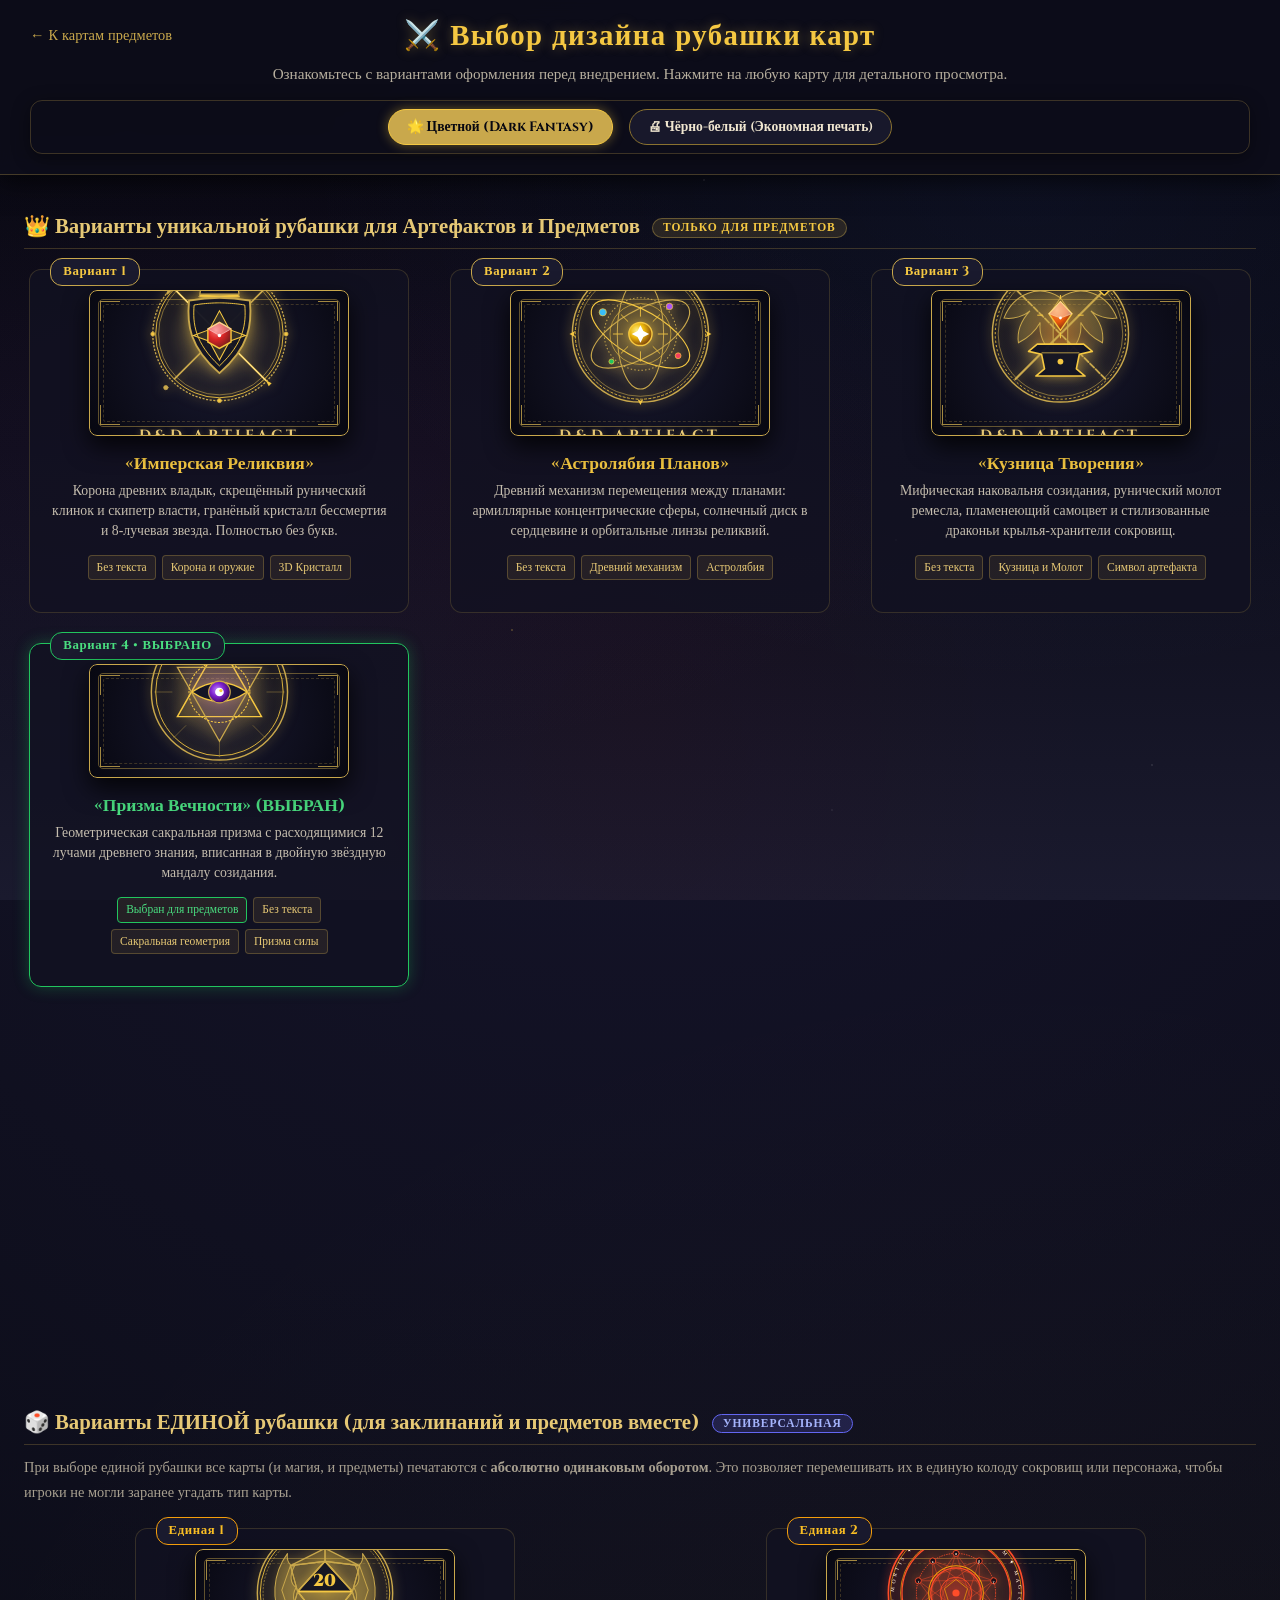
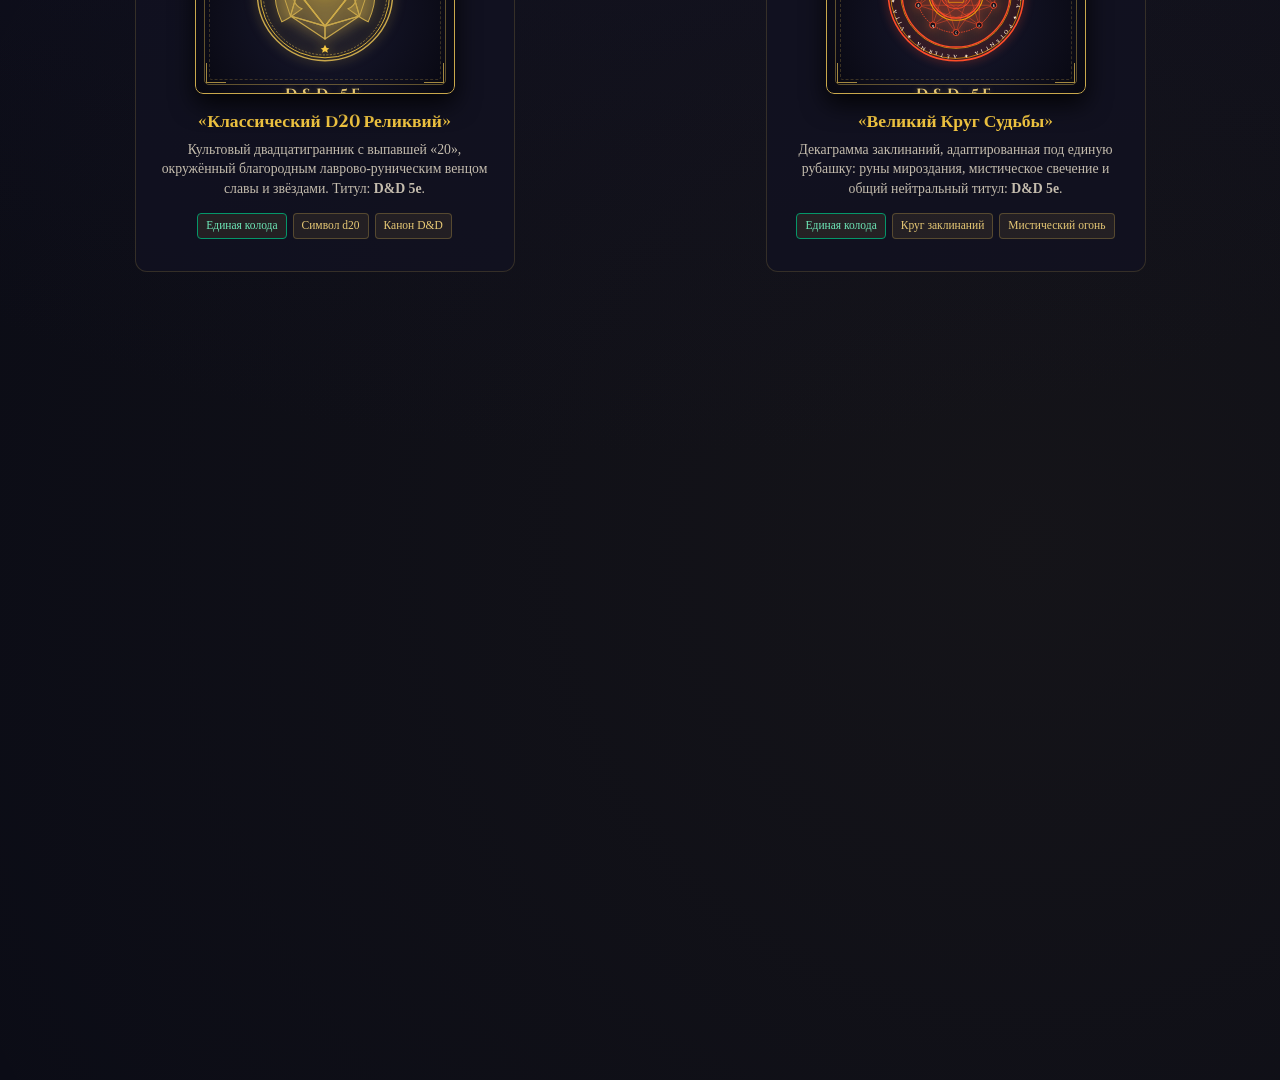
<file: tools/item-cards/back-preview.html>
<!DOCTYPE html>
<html lang="ru">
<head>
  <meta charset="UTF-8">
  <meta name="viewport" content="width=device-width, initial-scale=1.0">
  <title>Галерея вариантов рубашек карт — DnD Master Tools</title>
  <link rel="stylesheet" href="../../css/theme.css">
  <link rel="stylesheet" href="items.css">
  <link rel="preconnect" href="https://fonts.googleapis.com">
  <link rel="preconnect" href="https://fonts.gstatic.com" crossorigin>
  <link href="https://fonts.googleapis.com/css2?family=Cinzel:wght@500;600;700;900&family=MedievalSharp&family=Lora:ital,wght@0,400;0,600;1,400&display=swap" rel="stylesheet">
  <style>
    body {
      background-color: #0b0c16;
      background-image: 
        radial-gradient(circle at 50% 15%, rgba(30, 27, 60, 0.6) 0%, transparent 70%),
        radial-gradient(circle at 80% 80%, rgba(201, 168, 76, 0.05) 0%, transparent 50%);
      color: var(--color-text-main, #f0e6d0);
      font-family: var(--font-body, 'Lora', Georgia, serif);
      margin: 0;
      padding: 0;
      min-height: 100vh;
    }

    .preview-header {
      background: rgba(13, 13, 26, 0.95);
      border-bottom: 1px solid rgba(201, 168, 76, 0.3);
      padding: 20px 30px;
      text-align: center;
      position: sticky;
      top: 0;
      z-index: 100;
      backdrop-filter: blur(10px);
      box-shadow: 0 4px 25px rgba(0,0,0,0.7);
    }

    .preview-header h1 {
      font-family: var(--font-heading, 'Cinzel', serif);
      color: #f5c842;
      font-size: 1.8rem;
      margin: 0 0 6px 0;
      letter-spacing: 0.05em;
      text-shadow: 0 0 12px rgba(201, 168, 76, 0.4);
    }

    .preview-header p {
      color: #b8b09f;
      margin: 0;
      font-size: 0.95rem;
    }

    .preview-toolbar {
      display: flex;
      justify-content: center;
      align-items: center;
      gap: 16px;
      margin-top: 14px;
      flex-wrap: wrap;
    }

    .toggle-btn {
      background: rgba(26, 26, 46, 0.85);
      border: 1px solid var(--color-gold-dim, #947a26);
      color: #f0e6d0;
      padding: 8px 18px;
      border-radius: 20px;
      cursor: pointer;
      font-family: var(--font-heading, 'Cinzel', serif);
      font-size: 0.85rem;
      font-weight: 600;
      transition: all 0.2s ease;
      display: inline-flex;
      align-items: center;
      gap: 8px;
    }

    .toggle-btn:hover {
      border-color: #f5c842;
      color: #f5c842;
      transform: translateY(-1px);
    }

    .toggle-btn.active {
      background: #c9a84c;
      color: #070710;
      border-color: #f5c842;
      font-weight: 700;
      box-shadow: 0 0 12px rgba(245, 200, 66, 0.4);
    }

    .gallery-container {
      max-width: 1440px;
      margin: 30px auto 60px auto;
      padding: 0 24px;
    }

    .section-title {
      font-family: var(--font-heading, 'Cinzel', serif);
      font-size: 1.3rem;
      color: #e6c875;
      border-bottom: 1px solid rgba(201, 168, 76, 0.25);
      padding-bottom: 8px;
      margin: 40px 0 20px 0;
      display: flex;
      align-items: center;
      gap: 12px;
    }

    .section-title span.badge {
      font-size: 0.72rem;
      padding: 2px 10px;
      border-radius: 12px;
      background: rgba(201, 168, 76, 0.15);
      border: 1px solid rgba(201, 168, 76, 0.4);
      color: #f5c842;
    }

    .cards-grid {
      display: grid;
      grid-template-columns: repeat(auto-fit, minmax(320px, 1fr));
      gap: 30px;
      justify-items: center;
    }

    .option-card-wrapper {
      background: rgba(18, 18, 34, 0.75);
      border: 1px solid rgba(201, 168, 76, 0.2);
      border-radius: 12px;
      padding: 20px;
      display: flex;
      flex-direction: column;
      align-items: center;
      transition: all 0.3s ease;
      width: 100%;
      max-width: 380px;
      box-sizing: border-box;
      position: relative;
    }

    .option-card-wrapper:hover {
      border-color: #c9a84c;
      box-shadow: 0 8px 30px rgba(0, 0, 0, 0.7), 0 0 15px rgba(201, 168, 76, 0.2);
      transform: translateY(-3px);
    }

    .option-number-badge {
      position: absolute;
      top: -12px;
      left: 20px;
      background: #1a1a2e;
      border: 1.5px solid #c9a84c;
      color: #f5c842;
      font-family: var(--font-heading, 'Cinzel', serif);
      font-size: 0.8rem;
      font-weight: 700;
      padding: 2px 12px;
      border-radius: 12px;
      letter-spacing: 0.05em;
    }

    .option-info {
      text-align: center;
      margin-top: 18px;
      width: 100%;
    }

    .option-title {
      font-family: var(--font-heading, 'Cinzel', serif);
      color: #f5c842;
      font-size: 1.1rem;
      margin: 0 0 6px 0;
      font-weight: 700;
    }

    .option-desc {
      color: #c5bdae;
      font-size: 0.86rem;
      line-height: 1.45;
      margin: 0 0 14px 0;
      min-height: 50px;
    }

    .option-tags {
      display: flex;
      justify-content: center;
      flex-wrap: wrap;
      gap: 6px;
      margin-bottom: 12px;
    }

    .option-tag {
      background: rgba(201, 168, 76, 0.1);
      border: 0.5px solid rgba(201, 168, 76, 0.3);
      color: #e6c875;
      font-size: 0.72rem;
      padding: 2px 8px;
      border-radius: 4px;
    }

    /* Fixed Card Back Display Dimensions */
    .card-preview-frame {
      width: 260px;
      height: 370px;
      position: relative;
      border-radius: 8px;
      overflow: hidden;
      box-shadow: 0 10px 25px rgba(0, 0, 0, 0.8);
    }

    .card-preview-frame .card-back {
      width: 100%;
      height: 100%;
      border-radius: 8px;
      padding: 12px;
    }

    /* SVG Emblem sizing inside preview */
    .card-preview-frame .card-back__artifact-emblem,
    .card-preview-frame .card-back__magic-circle,
    .card-preview-frame .card-back__relic-svg,
    .card-preview-frame .card-back__d20 {
      width: 160px;
      height: 160px;
      display: block;
      margin: 0 auto;
    }

    .card-preview-frame .card-back__title {
      font-size: 11pt;
      margin-top: 10px;
    }

    .card-preview-frame .card-back__signature {
      font-size: 8.5pt;
      margin-top: 4px;
    }

    .card-preview-frame .card-back__inner-frame {
      inset: 8px;
      border-radius: 5px;
    }

    .card-preview-frame .card-back__inner-frame::after {
      inset: 4px;
      border-radius: 3px;
    }

    .card-preview-frame .card-back__corner {
      width: 20px;
      height: 20px;
    }
    .card-preview-frame .card-back__corner--tl { top: 10px; left: 10px; border-width: 1.5px 0 0 1.5px; }
    .card-preview-frame .card-back__corner--tr { top: 10px; right: 10px; border-width: 1.5px 1.5px 0 0; }
    .card-preview-frame .card-back__corner--bl { bottom: 10px; left: 10px; border-width: 0 0 1.5px 1.5px; }
    .card-preview-frame .card-back__corner--br { bottom: 10px; right: 10px; border-width: 0 1.5px 1.5px 0; }

    /* Modal for Fullscreen Inspection */
    .modal-backdrop {
      position: fixed;
      inset: 0;
      background: rgba(4, 5, 12, 0.88);
      backdrop-filter: blur(8px);
      z-index: 1000;
      display: none;
      align-items: center;
      justify-content: center;
      opacity: 0;
      transition: opacity 0.25s ease;
    }

    .modal-backdrop.open {
      display: flex;
      opacity: 1;
    }

    .modal-content {
      display: flex;
      flex-direction: column;
      align-items: center;
      position: relative;
    }

    .modal-card-frame {
      width: 360px;
      height: 510px;
      position: relative;
      border-radius: 12px;
      overflow: hidden;
      box-shadow: 0 25px 70px rgba(0, 0, 0, 0.95), 0 0 35px rgba(201, 168, 76, 0.35);
    }

    .modal-card-frame .card-back {
      width: 100%;
      height: 100%;
      border-radius: 12px;
      padding: 18px;
    }

    .modal-card-frame .card-back__artifact-emblem,
    .modal-card-frame .card-back__magic-circle,
    .modal-card-frame .card-back__relic-svg,
    .modal-card-frame .card-back__d20 {
      width: 220px;
      height: 220px;
    }

    .modal-card-frame .card-back__title {
      font-size: 15pt;
      margin-top: 14px;
    }

    .modal-card-frame .card-back__signature {
      font-size: 11pt;
      margin-top: 6px;
    }

    .modal-card-frame .card-back__inner-frame {
      inset: 12px;
      border-radius: 8px;
    }
    .modal-card-frame .card-back__inner-frame::after {
      inset: 6px;
      border-radius: 6px;
    }
    .modal-card-frame .card-back__corner {
      width: 28px;
      height: 28px;
    }
    .modal-card-frame .card-back__corner--tl { top: 14px; left: 14px; border-width: 2px 0 0 2px; }
    .modal-card-frame .card-back__corner--tr { top: 14px; right: 14px; border-width: 2px 2px 0 0; }
    .modal-card-frame .card-back__corner--bl { bottom: 14px; left: 14px; border-width: 0 0 2px 2px; }
    .modal-card-frame .card-back__corner--br { bottom: 14px; right: 14px; border-width: 0 2px 2px 0; }

    .modal-close {
      position: absolute;
      top: -46px;
      right: -10px;
      background: #1a1a2e;
      border: 1px solid #c9a84c;
      color: #f5c842;
      font-size: 1.5rem;
      width: 38px;
      height: 38px;
      border-radius: 50%;
      cursor: pointer;
      display: flex;
      align-items: center;
      justify-content: center;
      transition: all 0.2s ease;
    }

    .modal-close:hover {
      background: #c9a84c;
      color: #070710;
      transform: scale(1.1);
    }

    .back-nav {
      position: absolute;
      left: 30px;
      top: 24px;
      color: #c9a84c;
      text-decoration: none;
      font-family: var(--font-heading, 'Cinzel', serif);
      font-size: 0.9rem;
      display: flex;
      align-items: center;
      gap: 6px;
      transition: color 0.2s ease;
    }

    .back-nav:hover {
      color: #f5c842;
    }
  </style>
</head>
<body>

  <header class="preview-header">
    <a href="index.html" class="back-nav">← К картам предметов</a>
    <h1>⚔️ Выбор дизайна рубашки карт</h1>
    <p>Ознакомьтесь с вариантами оформления перед внедрением. Нажмите на любую карту для детального просмотра.</p>
    
    <div class="preview-toolbar">
      <button id="btn-theme-color" class="toggle-btn active" onclick="setTheme('color')">
        <span>🌟 Цветной (Dark Fantasy)</span>
      </button>
      <button id="btn-theme-bw" class="toggle-btn" onclick="setTheme('bw')">
        <span>🖨 Чёрно-белый (Экономная печать)</span>
      </button>
    </div>
  </header>

  <main class="gallery-container">

    <!-- РАЗДЕЛ 1: РАЗДЕЛЬНЫЕ РУБАШКИ ДЛЯ АРТЕФАКТОВ -->
    <h2 class="section-title">
      <span>👑 Варианты уникальной рубашки для Артефактов и Предметов</span>
      <span class="badge">Только для предметов</span>
    </h2>

    <div class="cards-grid">

      <!-- ВАРИАНТ 1: Корона, Клинок и Скипетр -->
      <div class="option-card-wrapper" onclick="openZoom(1)">
        <span class="option-number-badge">Вариант 1</span>
        <div class="card-preview-frame" id="frame-opt-1">
          <!-- Rendered via JS -->
        </div>
        <div class="option-info">
          <h3 class="option-title">«Имперская Реликвия»</h3>
          <p class="option-desc">Корона древних владык, скрещённый рунический клинок и скипетр власти, гранёный кристалл бессмертия и 8-лучевая звезда. Полностью без букв.</p>
          <div class="option-tags">
            <span class="option-tag">Без текста</span>
            <span class="option-tag">Корона и оружие</span>
            <span class="option-tag">3D Кристалл</span>
          </div>
        </div>
      </div>

      <!-- ВАРИАНТ 2: Астролябия Древних -->
      <div class="option-card-wrapper" onclick="openZoom(2)">
        <span class="option-number-badge">Вариант 2</span>
        <div class="card-preview-frame" id="frame-opt-2">
          <!-- Rendered via JS -->
        </div>
        <div class="option-info">
          <h3 class="option-title">«Астролябия Планов»</h3>
          <p class="option-desc">Древний механизм перемещения между планами: армиллярные концентрические сферы, солнечный диск в сердцевине и орбитальные линзы реликвий.</p>
          <div class="option-tags">
            <span class="option-tag">Без текста</span>
            <span class="option-tag">Древний механизм</span>
            <span class="option-tag">Астролябия</span>
          </div>
        </div>
      </div>

      <!-- ВАРИАНТ 3: Священная Кузница Морадина -->
      <div class="option-card-wrapper" onclick="openZoom(3)">
        <span class="option-number-badge">Вариант 3</span>
        <div class="card-preview-frame" id="frame-opt-3">
          <!-- Rendered via JS -->
        </div>
        <div class="option-info">
          <h3 class="option-title">«Кузница Творения»</h3>
          <p class="option-desc">Мифическая наковальня созидания, рунический молот ремесла, пламенеющий самоцвет и стилизованные драконьи крылья-хранители сокровищ.</p>
          <div class="option-tags">
            <span class="option-tag">Без текста</span>
            <span class="option-tag">Кузница и Молот</span>
            <span class="option-tag">Символ артефакта</span>
          </div>
        </div>
      </div>

      <!-- ВАРИАНТ 4: Сакральная Призма и Око Вечности -->
      <div class="option-card-wrapper" onclick="openZoom(4)" style="border-color: #22c55e; box-shadow: 0 0 16px rgba(34, 197, 94, 0.3);">
        <span class="option-number-badge" style="border-color: #22c55e; color: #4ade80;">Вариант 4 • ВЫБРАНО</span>
        <div class="card-preview-frame" id="frame-opt-4">
          <!-- Rendered via JS -->
        </div>
        <div class="option-info">
          <h3 class="option-title" style="color: #4ade80;">«Призма Вечности» (ВЫБРАН)</h3>
          <p class="option-desc">Геометрическая сакральная призма с расходящимися 12 лучами древнего знания, вписанная в двойную звёздную мандалу созидания.</p>
          <div class="option-tags">
            <span class="option-tag" style="color: #4ade80; border-color: #22c55e;">Выбран для предметов</span>
            <span class="option-tag">Без текста</span>
            <span class="option-tag">Сакральная геометрия</span>
            <span class="option-tag">Призма силы</span>
          </div>
        </div>
      </div>

    </div>


    <!-- РАЗДЕЛ 2: ЕДИНАЯ РУБАШКА (ДЛЯ ВСЕХ КАРТ КОЛОДЫ) -->
    <h2 class="section-title" style="margin-top: 50px;">
      <span>🎲 Варианты ЕДИНОЙ рубашки (для заклинаний и предметов вместе)</span>
      <span class="badge" style="background: rgba(99, 102, 241, 0.2); color: #a5b4fc; border-color: #6366f1;">Универсальная</span>
    </h2>
    <p style="color: #a8a090; margin-top: -10px; margin-bottom: 24px; font-size: 0.9rem;">
      При выборе единой рубашки все карты (и магия, и предметы) печатаются с <b>абсолютно одинаковым оборотом</b>. Это позволяет перемешивать их в единую колоду сокровищ или персонажа, чтобы игроки не могли заранее угадать тип карты.
    </p>

    <div class="cards-grid">

      <!-- ВАРИАНТ 5: Классический гранёный d20 -->
      <div class="option-card-wrapper" onclick="openZoom(5)">
        <span class="option-number-badge" style="border-color: #f59e0b; color: #fbbf24;">Единая 1</span>
        <div class="card-preview-frame" id="frame-opt-5">
          <!-- Rendered via JS -->
        </div>
        <div class="option-info">
          <h3 class="option-title">«Классический d20 Реликвий»</h3>
          <p class="option-desc">Культовый двадцатигранник с выпавшей «20», окружённый благородным лаврово-руническим венцом славы и звёздами. Титул: <b>D&D 5e</b>.</p>
          <div class="option-tags">
            <span class="option-tag" style="color: #6ee7b7; border-color: #059669;">Единая колода</span>
            <span class="option-tag">Символ d20</span>
            <span class="option-tag">Канон D&D</span>
          </div>
        </div>
      </div>

      <!-- ВАРИАНТ 6: Универсальный Мистический Круг D&D -->
      <div class="option-card-wrapper" onclick="openZoom(6)">
        <span class="option-number-badge" style="border-color: #f59e0b; color: #fbbf24;">Единая 2</span>
        <div class="card-preview-frame" id="frame-opt-6">
          <!-- Rendered via JS -->
        </div>
        <div class="option-info">
          <h3 class="option-title">«Великий Круг Судьбы»</h3>
          <p class="option-desc">Декаграмма заклинаний, адаптированная под единую рубашку: руны мироздания, мистическое свечение и общий нейтральный титул: <b>D&D 5e</b>.</p>
          <div class="option-tags">
            <span class="option-tag" style="color: #6ee7b7; border-color: #059669;">Единая колода</span>
            <span class="option-tag">Круг заклинаний</span>
            <span class="option-tag">Мистический огонь</span>
          </div>
        </div>
      </div>

    </div>

  </main>

  <!-- Zoom Lightbox Modal -->
  <div id="zoom-modal" class="modal-backdrop" onclick="closeZoom(event)">
    <div class="modal-content" onclick="event.stopPropagation()">
      <button class="modal-close" onclick="closeZoom()">✕</button>
      <div class="modal-card-frame" id="modal-card-slot">
        <!-- Injected on click -->
      </div>
    </div>
  </div>

  <script>
    let currentTheme = 'color';

    function setTheme(theme) {
      currentTheme = theme;
      document.getElementById('btn-theme-color').classList.toggle('active', theme === 'color');
      document.getElementById('btn-theme-bw').classList.toggle('active', theme === 'bw');
      renderAllCards();
    }

    // --- SVG 1: Grand Imperial Reliquary (Crown, Crossed Arms, Crystal) ---
    function getSvg1(isBw) {
      const strokeGold = isBw ? '#000000' : '#c9a84c';
      const strokeBright = isBw ? '#000000' : '#f5c842';
      const fillShieldBg = isBw ? '#ffffff' : 'rgba(15, 17, 34, 0.94)';
      const glow = isBw ? '' : 'style="filter: drop-shadow(0 0 6px rgba(245, 200, 66, 0.55));"';

      return `
        <svg class="card-back__artifact-emblem" viewBox="0 0 200 200" fill="none" xmlns="http://www.w3.org/2000/svg" ${glow}>
          <defs>
            <radialGradient id="g1-${isBw?'bw':'c'}" cx="50%" cy="50%" r="50%">
              <stop offset="0%" stop-color="${isBw ? 'transparent' : 'rgba(245, 200, 66, 0.38)'}"/>
              <stop offset="55%" stop-color="${isBw ? 'transparent' : 'rgba(201, 168, 76, 0.14)'}"/>
              <stop offset="100%" stop-color="transparent"/>
            </radialGradient>
            <radialGradient id="gem1-${isBw?'bw':'c'}" cx="35%" cy="30%" r="70%">
              <stop offset="0%" stop-color="${isBw ? '#ffffff' : '#f87171'}"/>
              <stop offset="50%" stop-color="${isBw ? '#ffffff' : '#dc2626'}"/>
              <stop offset="100%" stop-color="${isBw ? '#000000' : '#7f1d1d'}"/>
            </radialGradient>
          </defs>
          <circle cx="100" cy="100" r="90" fill="url(#g1-${isBw?'bw':'c'})"/>
          <circle cx="100" cy="100" r="92" stroke="${strokeGold}" stroke-width="1.8" stroke-dasharray="3 2"/>
          <circle cx="100" cy="100" r="88" stroke="${strokeBright}" stroke-width="1.2"/>
          <circle cx="100" cy="100" r="84" stroke="${strokeGold}" stroke-width="0.8"/>
          <circle cx="100" cy="8" r="2.8" fill="${strokeBright}" stroke="${strokeGold}" stroke-width="1"/>
          <circle cx="100" cy="192" r="2.8" fill="${strokeBright}" stroke="${strokeGold}" stroke-width="1"/>
          <circle cx="8" cy="100" r="2.8" fill="${strokeBright}" stroke="${strokeGold}" stroke-width="1"/>
          <circle cx="192" cy="100" r="2.8" fill="${strokeBright}" stroke="${strokeGold}" stroke-width="1"/>
          <g stroke-linecap="round" stroke-linejoin="round">
            <line x1="38" y1="38" x2="164" y2="164" stroke="${strokeBright}" stroke-width="2.6"/>
            <line x1="38" y1="38" x2="164" y2="164" stroke="#ffffff" stroke-width="1" opacity="0.8"/>
            <line x1="28" y1="44" x2="44" y2="28" stroke="${strokeGold}" stroke-width="3"/>
            <circle cx="20" cy="20" r="3.2" stroke="${strokeGold}" stroke-width="1.2" fill="${isBw ? '#ffffff' : '#f5c842'}"/>
            <polygon points="164,164 172,168 168,172" fill="${strokeBright}"/>
            <line x1="162" y1="38" x2="38" y2="162" stroke="${strokeGold}" stroke-width="2.4"/>
            <circle cx="168" cy="32" r="7" stroke="${strokeBright}" stroke-width="1.6" fill="${fillShieldBg}"/>
            <polygon points="168,23 171,29 177,32 171,35 168,41 165,35 159,32 165,29" fill="${strokeBright}"/>
            <circle cx="168" cy="32" r="2.5" fill="${isBw ? '#000000' : '#ef4444'}"/>
            <circle cx="26" cy="174" r="3" fill="${isBw ? '#ffffff' : '#c9a84c'}" stroke="${strokeGold}" stroke-width="1"/>
          </g>
          <g stroke-linejoin="round" stroke-linecap="round">
            <path d="M 74,45 Q 100,48 126,45 L 128,49 Q 100,52 72,49 Z" stroke="${strokeGold}" stroke-width="1.2" fill="${strokeBright}"/>
            <path d="M 73,45 L 75,32 L 85,39 L 100,22 L 115,39 L 125,32 L 127,45 Z" stroke="${strokeGold}" stroke-width="1.6" fill="${fillShieldBg}"/>
            <circle cx="100" cy="22" r="3.2" fill="${isBw ? '#000000' : '#dc2626'}" stroke="${strokeBright}" stroke-width="1"/>
            <circle cx="75" cy="32" r="2" fill="${strokeBright}"/>
            <circle cx="125" cy="32" r="2" fill="${strokeBright}"/>
          </g>
          <path d="M 58,54 C 80,50 100,50 100,50 C 100,50 120,50 142,54 C 145,86 142,118 100,154 C 58,118 55,86 58,54 Z" stroke="${strokeGold}" stroke-width="2.6" fill="${fillShieldBg}"/>
          <path d="M 65,60 C 82,57 100,57 100,57 C 100,57 118,57 135,60 C 137,86 134,112 100,144 C 66,112 63,86 65,60 Z" stroke="${strokeBright}" stroke-width="1.3" fill="none"/>
          <g stroke="${strokeGold}" stroke-width="1.2">
            <polygon points="100,68 114,94 136,102 114,110 100,136 86,110 64,102 86,94" stroke="${strokeBright}" stroke-width="1.4" fill="${isBw ? 'none' : 'rgba(245, 200, 66, 0.12)'}"/>
          </g>
          <polygon points="100,84 116,93 116,111 100,120 84,111 84,93" stroke="${strokeBright}" stroke-width="2" fill="url(#gem1-${isBw?'bw':'c'})"/>
          <polygon points="100,84 116,93 100,102 84,93" stroke="${isBw ? '#000000' : '#fecaca'}" stroke-width="0.9" fill="${isBw ? 'none' : 'rgba(255, 255, 255, 0.35)'}"/>
          <circle cx="100" cy="102" r="2.4" fill="${isBw ? '#000000' : '#ffffff'}"/>
        </svg>
      `;
    }

    // --- SVG 2: Planar Astrolabe & Mechanism of the Ancients ---
    function getSvg2(isBw) {
      const strokeGold = isBw ? '#000000' : '#c9a84c';
      const strokeBright = isBw ? '#000000' : '#f5c842';
      const glow = isBw ? '' : 'style="filter: drop-shadow(0 0 6px rgba(245, 200, 66, 0.6));"';

      return `
        <svg class="card-back__artifact-emblem" viewBox="0 0 200 200" fill="none" xmlns="http://www.w3.org/2000/svg" ${glow}>
          <defs>
            <radialGradient id="g2-${isBw?'bw':'c'}" cx="50%" cy="50%" r="50%">
              <stop offset="0%" stop-color="${isBw ? 'transparent' : 'rgba(245, 200, 66, 0.35)'}"/>
              <stop offset="60%" stop-color="${isBw ? 'transparent' : 'rgba(201, 168, 76, 0.1)'}"/>
              <stop offset="100%" stop-color="transparent"/>
            </radialGradient>
            <radialGradient id="sun2-${isBw?'bw':'c'}" cx="35%" cy="35%" r="65%">
              <stop offset="0%" stop-color="${isBw ? '#ffffff' : '#fef08a'}"/>
              <stop offset="50%" stop-color="${isBw ? '#888888' : '#eab308'}"/>
              <stop offset="100%" stop-color="${isBw ? '#000000' : '#854d0e'}"/>
            </radialGradient>
          </defs>
          <circle cx="100" cy="100" r="92" fill="url(#g2-${isBw?'bw':'c'})"/>
          <circle cx="100" cy="100" r="94" stroke="${strokeGold}" stroke-width="2"/>
          <circle cx="100" cy="100" r="90" stroke="${strokeBright}" stroke-width="1.2" stroke-dasharray="4 2"/>
          <circle cx="100" cy="100" r="86" stroke="${strokeGold}" stroke-width="0.8"/>
          <!-- Celestial Cardinal Markers -->
          <polygon points="100,2 104,10 100,8 96,10" fill="${strokeBright}"/>
          <polygon points="100,198 104,190 100,192 96,190" fill="${strokeBright}"/>
          <polygon points="2,100 10,104 8,100 10,96" fill="${strokeBright}"/>
          <polygon points="198,100 190,104 192,100 190,96" fill="${strokeBright}"/>
          <!-- 3 Tilted Armillary Rings -->
          <ellipse cx="100" cy="100" rx="76" ry="32" stroke="${strokeGold}" stroke-width="1.6" transform="rotate(-30 100 100)"/>
          <ellipse cx="100" cy="100" rx="76" ry="32" stroke="${strokeBright}" stroke-width="1.6" transform="rotate(30 100 100)"/>
          <ellipse cx="100" cy="100" rx="76" ry="32" stroke="${strokeGold}" stroke-width="1.4" transform="rotate(90 100 100)"/>
          <!-- Planetary Spheres & Orbital Lenses -->
          <circle cx="48" cy="70" r="5" fill="${isBw ? '#000000' : '#38bdf8'}" stroke="${strokeBright}" stroke-width="1"/>
          <circle cx="152" cy="130" r="4" fill="${isBw ? '#000000' : '#f43f5e'}" stroke="${strokeBright}" stroke-width="1"/>
          <circle cx="140" cy="62" r="4.5" fill="${isBw ? '#000000' : '#a855f7'}" stroke="${strokeBright}" stroke-width="1"/>
          <circle cx="60" cy="138" r="3.5" fill="${isBw ? '#000000' : '#22c55e'}" stroke="${strokeBright}" stroke-width="1"/>
          <!-- Intermediate Ring with Compass Ticks -->
          <circle cx="100" cy="100" r="50" stroke="${strokeGold}" stroke-width="1.4" stroke-dasharray="2 3"/>
          <circle cx="100" cy="100" r="42" stroke="${strokeBright}" stroke-width="0.8"/>
          <!-- Central Sunburst Core of the Relic -->
          <g stroke="${strokeBright}" stroke-width="1.2">
            <line x1="100" y1="62" x2="100" y2="76"/>
            <line x1="100" y1="124" x2="100" y2="138"/>
            <line x1="62" y1="100" x2="76" y2="100"/>
            <line x1="124" y1="100" x2="138" y2="100"/>
            <line x1="73" y1="73" x2="83" y2="83"/>
            <line x1="127" y1="73" x2="117" y2="83"/>
            <line x1="73" y1="127" x2="83" y2="117"/>
            <line x1="127" y1="127" x2="117" y2="117"/>
          </g>
          <!-- Central Solar Sphere -->
          <circle cx="100" cy="100" r="16" fill="url(#sun2-${isBw?'bw':'c'})" stroke="${strokeBright}" stroke-width="2"/>
          <polygon points="100,88 104,96 112,100 104,104 100,112 96,104 88,100 96,96" fill="${isBw ? '#000000' : '#ffffff'}"/>
        </svg>
      `;
    }

    // --- SVG 3: Forge of Moradin & Hammer of Creation ---
    function getSvg3(isBw) {
      const strokeGold = isBw ? '#000000' : '#c9a84c';
      const strokeBright = isBw ? '#000000' : '#f5c842';
      const fillShieldBg = isBw ? '#ffffff' : 'rgba(15, 17, 34, 0.94)';
      const glow = isBw ? '' : 'style="filter: drop-shadow(0 0 6px rgba(245, 200, 66, 0.55));"';

      return `
        <svg class="card-back__artifact-emblem" viewBox="0 0 200 200" fill="none" xmlns="http://www.w3.org/2000/svg" ${glow}>
          <defs>
            <radialGradient id="g3-${isBw?'bw':'c'}" cx="50%" cy="50%" r="50%">
              <stop offset="0%" stop-color="${isBw ? 'transparent' : 'rgba(234, 88, 12, 0.35)'}"/>
              <stop offset="60%" stop-color="${isBw ? 'transparent' : 'rgba(201, 168, 76, 0.12)'}"/>
              <stop offset="100%" stop-color="transparent"/>
            </radialGradient>
            <radialGradient id="gem3-${isBw?'bw':'c'}" cx="35%" cy="30%" r="70%">
              <stop offset="0%" stop-color="${isBw ? '#ffffff' : '#fb923c'}"/>
              <stop offset="60%" stop-color="${isBw ? '#888888' : '#ea580c'}"/>
              <stop offset="100%" stop-color="${isBw ? '#000000' : '#7c2d12'}"/>
            </radialGradient>
          </defs>
          <circle cx="100" cy="100" r="92" fill="url(#g3-${isBw?'bw':'c'})"/>
          <circle cx="100" cy="100" r="94" stroke="${strokeGold}" stroke-width="2"/>
          <circle cx="100" cy="100" r="90" stroke="${strokeBright}" stroke-width="1.2" stroke-dasharray="3 3"/>
          <circle cx="100" cy="100" r="86" stroke="${strokeGold}" stroke-width="0.8"/>
          <!-- Guardian Dragon / Phoenix Wings -->
          <path d="M 100,50 C 70,30 35,45 22,78 C 36,80 50,75 58,68 C 45,82 40,98 42,112 C 54,106 66,95 72,84 C 70,102 78,118 90,126 L 90,65 Z" fill="${isBw ? 'none' : 'rgba(201, 168, 76, 0.18)'}" stroke="${strokeGold}" stroke-width="1.4"/>
          <path d="M 100,50 C 130,30 165,45 178,78 C 164,80 150,75 142,68 C 155,82 160,98 158,112 C 146,106 134,95 128,84 C 130,102 122,118 110,126 L 110,65 Z" fill="${isBw ? 'none' : 'rgba(201, 168, 76, 0.18)'}" stroke="${strokeGold}" stroke-width="1.4"/>
          <!-- Crossed Runesmith Hammer & Tongs -->
          <g stroke-linecap="round" stroke-linejoin="round">
            <line x1="38" y1="162" x2="162" y2="38" stroke="${strokeGold}" stroke-width="3"/>
            <!-- Hammer Head -->
            <rect x="144" y="24" width="26" height="16" rx="2" transform="rotate(45 157 32)" fill="${fillShieldBg}" stroke="${strokeBright}" stroke-width="2"/>
            <!-- Crossed Tongs/Chisel -->
            <line x1="162" y1="162" x2="38" y2="38" stroke="${strokeGold}" stroke-width="2.5" stroke-dasharray="8 3"/>
            <circle cx="34" cy="34" r="5" fill="${fillShieldBg}" stroke="${strokeBright}" stroke-width="1.5"/>
          </g>
          <!-- Great Anvil of Creation -->
          <path d="M 68,114 L 132,114 L 144,124 L 126,128 L 122,148 L 134,158 L 66,158 L 78,148 L 74,128 L 56,124 Z" fill="${fillShieldBg}" stroke="${strokeBright}" stroke-width="2.2" stroke-linejoin="round"/>
          <line x1="74" y1="126" x2="126" y2="126" stroke="${strokeGold}" stroke-width="1.2"/>
          <circle cx="100" cy="138" r="4" fill="${strokeBright}"/>
          <!-- Blazing Faceted Heartstone Gem above Anvil -->
          <polygon points="100,55 116,72 100,95 84,72" fill="url(#gem3-${isBw?'bw':'c'})" stroke="${strokeBright}" stroke-width="1.8"/>
          <polygon points="100,55 116,72 100,78 84,72" fill="${isBw ? '#ffffff' : 'rgba(255,255,255,0.4)'}" stroke="${isBw ? '#000000' : '#fed7aa'}" stroke-width="0.8"/>
          <!-- Sparkles -->
          <circle cx="100" cy="78" r="2" fill="${isBw ? '#000000' : '#ffffff'}"/>
          <line x1="100" y1="46" x2="100" y2="52" stroke="${strokeBright}" stroke-width="1.4"/>
          <line x1="100" y1="98" x2="100" y2="106" stroke="${strokeBright}" stroke-width="1.4"/>
          <line x1="76" y1="74" x2="68" y2="74" stroke="${strokeBright}" stroke-width="1.4"/>
          <line x1="124" y1="74" x2="132" y2="74" stroke="${strokeBright}" stroke-width="1.4"/>
        </svg>
      `;
    }

    // --- SVG 4: Sacred Prism of Eternity & Celestial Eye ---
    function getSvg4(isBw) {
      const strokeGold = isBw ? '#000000' : '#c9a84c';
      const strokeBright = isBw ? '#000000' : '#f5c842';
      const fillShieldBg = isBw ? '#ffffff' : 'rgba(15, 17, 34, 0.94)';
      const glow = isBw ? '' : 'style="filter: drop-shadow(0 0 6px rgba(245, 200, 66, 0.55));"';

      return `
        <svg class="card-back__artifact-emblem" viewBox="0 0 200 200" fill="none" xmlns="http://www.w3.org/2000/svg" ${glow}>
          <defs>
            <radialGradient id="g4-${isBw?'bw':'c'}" cx="50%" cy="50%" r="50%">
              <stop offset="0%" stop-color="${isBw ? 'transparent' : 'rgba(168, 85, 247, 0.28)'}"/>
              <stop offset="60%" stop-color="${isBw ? 'transparent' : 'rgba(201, 168, 76, 0.12)'}"/>
              <stop offset="100%" stop-color="transparent"/>
            </radialGradient>
            <radialGradient id="eye4-${isBw?'bw':'c'}" cx="40%" cy="40%" r="60%">
              <stop offset="0%" stop-color="${isBw ? '#ffffff' : '#c084fc'}"/>
              <stop offset="50%" stop-color="${isBw ? '#888888' : '#7e22ce'}"/>
              <stop offset="100%" stop-color="${isBw ? '#000000' : '#3b0764'}"/>
            </radialGradient>
          </defs>
          <circle cx="100" cy="100" r="92" fill="url(#g4-${isBw?'bw':'c'})"/>
          <circle cx="100" cy="100" r="94" stroke="${strokeGold}" stroke-width="2"/>
          <circle cx="100" cy="100" r="88" stroke="${strokeBright}" stroke-width="1.2"/>
          <!-- 12 Radiating Beam Flairs -->
          <g stroke="${strokeGold}" stroke-width="0.8" opacity="0.65">
            <line x1="100" y1="10" x2="100" y2="35"/>
            <line x1="100" y1="165" x2="100" y2="190"/>
            <line x1="10" y1="100" x2="35" y2="100"/>
            <line x1="165" y1="100" x2="190" y2="100"/>
            <line x1="36" y1="36" x2="54" y2="54"/>
            <line x1="164" y1="36" x2="146" y2="54"/>
            <line x1="36" y1="164" x2="54" y2="146"/>
            <line x1="164" y1="164" x2="146" y2="146"/>
          </g>
          <!-- Double Interlaced Triangles (Hexagram / Mystic Prism) -->
          <polygon points="100,32 158,134 42,134" stroke="${strokeBright}" stroke-width="2" fill="${isBw ? 'none' : 'rgba(201, 168, 76, 0.08)'}"/>
          <polygon points="100,168 42,66 158,66" stroke="${strokeGold}" stroke-width="1.8" fill="${isBw ? 'none' : 'rgba(168, 85, 247, 0.06)'}"/>
          <!-- Inscribed Sacred Circle -->
          <circle cx="100" cy="100" r="42" stroke="${strokeBright}" stroke-width="1.4" stroke-dasharray="3 2"/>
          <!-- Central Diamond Prism / All-Seeing Eye of the Relic -->
          <path d="M 62,100 Q 100,74 138,100 Q 100,126 62,100 Z" fill="${fillShieldBg}" stroke="${strokeBright}" stroke-width="2"/>
          <circle cx="100" cy="100" r="15" fill="url(#eye4-${isBw?'bw':'c'})" stroke="${strokeGold}" stroke-width="1.5"/>
          <circle cx="100" cy="100" r="6" fill="${isBw ? '#000000' : '#ffffff'}"/>
          <circle cx="102" cy="98" r="2.2" fill="${isBw ? '#ffffff' : '#f5c842'}"/>
        </svg>
      `;
    }

    // --- SVG 5: Unified Classic d20 Seal (First Iteration Classic) ---
    function getSvg5(isBw) {
      const strokeGold = isBw ? '#000000' : '#c9a84c';
      const strokeBright = isBw ? '#000000' : '#f5c842';
      const fillShieldBg = isBw ? '#ffffff' : 'rgba(15, 17, 34, 0.94)';
      const textColor = isBw ? '#000000' : '#f5c842';
      const glow = isBw ? '' : 'style="filter: drop-shadow(0 0 6px rgba(245, 200, 66, 0.55));"';

      return `
        <svg class="card-back__d20" viewBox="0 0 200 200" fill="none" xmlns="http://www.w3.org/2000/svg" ${glow}>
          <defs>
            <radialGradient id="g5-${isBw?'bw':'c'}" cx="50%" cy="50%" r="50%">
              <stop offset="0%" stop-color="${isBw ? 'transparent' : 'rgba(245, 200, 66, 0.35)'}"/>
              <stop offset="60%" stop-color="${isBw ? 'transparent' : 'rgba(201, 168, 76, 0.12)'}"/>
              <stop offset="100%" stop-color="transparent"/>
            </radialGradient>
          </defs>
          <circle cx="100" cy="100" r="92" fill="url(#g5-${isBw?'bw':'c'})"/>
          <circle cx="100" cy="100" r="94" stroke="${strokeGold}" stroke-width="2"/>
          <circle cx="100" cy="100" r="90" stroke="${strokeBright}" stroke-width="1.2"/>
          <circle cx="100" cy="100" r="86" stroke="${strokeGold}" stroke-width="0.8" stroke-dasharray="3 2"/>
          
          <!-- Laurel Wreath of Mastery & Luck (Left & Right) -->
          <g stroke="${strokeGold}" stroke-width="1.4" fill="${isBw ? '#ffffff' : 'rgba(201, 168, 76, 0.3)'}">
            <path d="M 40,140 C 26,110 26,75 48,45 C 46,55 52,65 58,62 C 50,75 52,88 60,92 C 52,106 58,118 68,122 C 56,130 50,136 40,140 Z"/>
            <path d="M 160,140 C 174,110 174,75 152,45 C 154,55 148,65 142,62 C 150,75 148,88 140,92 C 148,106 142,118 132,122 C 144,130 150,136 160,140 Z"/>
          </g>

          <!-- 3D Isometric d20 Die -->
          <!-- Top Triangle with "20" -->
          <polygon points="100,56 138,98 62,98" fill="${fillShieldBg}" stroke="${strokeBright}" stroke-width="2.2" stroke-linejoin="round"/>
          <text x="100" y="90" text-anchor="middle" font-family="'Cinzel', Georgia, serif" font-weight="900" font-size="24" fill="${textColor}" letter-spacing="1px">20</text>
          
          <!-- Surrounding d20 Facets -->
          <polygon points="100,56 62,98 52,62" fill="${isBw ? 'none' : 'rgba(201, 168, 76, 0.12)'}" stroke="${strokeGold}" stroke-width="1.6" stroke-linejoin="round"/>
          <polygon points="100,56 138,98 148,62" fill="${isBw ? 'none' : 'rgba(201, 168, 76, 0.08)'}" stroke="${strokeGold}" stroke-width="1.6" stroke-linejoin="round"/>
          <polygon points="100,56 52,62 100,38" fill="${isBw ? 'none' : 'rgba(245, 200, 66, 0.16)'}" stroke="${strokeGold}" stroke-width="1.6" stroke-linejoin="round"/>
          <polygon points="100,56 148,62 100,38" fill="${isBw ? 'none' : 'rgba(245, 200, 66, 0.22)'}" stroke="${strokeGold}" stroke-width="1.6" stroke-linejoin="round"/>
          
          <!-- Bottom Facets -->
          <polygon points="62,98 138,98 100,146" fill="${isBw ? 'none' : 'rgba(201, 168, 76, 0.18)'}" stroke="${strokeBright}" stroke-width="2" stroke-linejoin="round"/>
          <polygon points="62,98 100,146 52,132" fill="${isBw ? 'none' : 'rgba(201, 168, 76, 0.1)'}" stroke="${strokeGold}" stroke-width="1.6" stroke-linejoin="round"/>
          <polygon points="138,98 100,146 148,132" fill="${isBw ? 'none' : 'rgba(201, 168, 76, 0.14)'}" stroke="${strokeGold}" stroke-width="1.6" stroke-linejoin="round"/>
          <polygon points="52,62 62,98 52,132 40,96" fill="${isBw ? 'none' : 'rgba(201, 168, 76, 0.06)'}" stroke="${strokeGold}" stroke-width="1.4" stroke-linejoin="round"/>
          <polygon points="148,62 138,98 148,132 160,96" fill="${isBw ? 'none' : 'rgba(201, 168, 76, 0.06)'}" stroke="${strokeGold}" stroke-width="1.4" stroke-linejoin="round"/>
          <polygon points="100,146 52,132 100,164" fill="${isBw ? 'none' : 'rgba(201, 168, 76, 0.08)'}" stroke="${strokeGold}" stroke-width="1.6" stroke-linejoin="round"/>
          <polygon points="100,146 148,132 100,164" fill="${isBw ? 'none' : 'rgba(201, 168, 76, 0.12)'}" stroke="${strokeGold}" stroke-width="1.6" stroke-linejoin="round"/>

          <!-- 4 Floating Stars -->
          <polygon points="100,18 102,23 107,24 103,27 104,32 100,29 96,32 97,27 93,24 98,23" fill="${strokeBright}"/>
          <polygon points="100,172 102,176 106,177 103,179 104,183 100,181 96,183 97,179 94,177 98,176" fill="${strokeBright}"/>
        </svg>
      `;
    }

    // --- SVG 6: Unified Arcane Magic Circle (The Spell Circle with Neutral Title) ---
    function getSvg6(isBw) {
      const strokeColor = isBw ? '#000000' : '#ff4d29';
      const strokeAlt = isBw ? '#000000' : '#f59e0b';
      const textColor = isBw ? '#000000' : '#ffedd5';
      const glow = isBw ? '' : 'style="filter: drop-shadow(0 0 5px rgba(255, 77, 41, 0.65));"';

      const glyphs = ['α', 'β', 'γ', 'δ', 'ε', 'ζ', 'η', 'θ', 'ι', 'κ'];
      let nodeCircles = '';
      for (let i = 0; i < 10; i++) {
        const rad = (i * 36 - 90) * Math.PI / 180;
        const nx = +(100 + 55 * Math.cos(rad)).toFixed(2);
        const ny = +(100 + 55 * Math.sin(rad)).toFixed(2);
        nodeCircles += `
          <circle cx="${nx}" cy="${ny}" r="4.2" fill="${isBw ? '#ffffff' : 'rgba(13, 13, 26, 0.9)'}" stroke="${strokeColor}" stroke-width="1.2"/>
          <text x="${nx}" y="${ny + 1.2}" text-anchor="middle" dominant-baseline="middle" font-family="'Cinzel', Georgia, serif" font-weight="700" font-size="5" fill="${textColor}">${glyphs[i]}</text>
        `;
      }

      const chords = [
        [0, 3], [3, 6], [6, 9], [9, 2], [2, 5], [5, 8], [8, 1], [1, 4], [4, 7], [7, 0],
        [0, 4], [4, 8], [8, 2], [2, 6], [6, 0], [1, 5], [5, 9], [9, 3], [3, 7], [7, 1]
      ];
      let chordLines = '';
      for (const [a, b] of chords) {
        const r1 = (a * 36 - 90) * Math.PI / 180;
        const r2 = (b * 36 - 90) * Math.PI / 180;
        const x1 = +(100 + 55 * Math.cos(r1)).toFixed(2);
        const y1 = +(100 + 55 * Math.sin(r1)).toFixed(2);
        const x2 = +(100 + 55 * Math.cos(r2)).toFixed(2);
        const y2 = +(100 + 55 * Math.sin(r2)).toFixed(2);
        chordLines += `<line x1="${x1}" y1="${y1}" x2="${x2}" y2="${y2}" stroke="${strokeColor}" stroke-width="0.8" opacity="0.75" />`;
      }

      return `
        <svg class="card-back__magic-circle" viewBox="0 0 200 200" fill="none" xmlns="http://www.w3.org/2000/svg" ${glow}>
          <defs>
            <path id="circle6-runepath" d="M 100,14 A 86,86 0 1,1 99.9,14" fill="none" />
            <radialGradient id="g6-${isBw?'bw':'c'}" cx="50%" cy="50%" r="50%">
              <stop offset="0%" stop-color="${isBw ? 'transparent' : 'rgba(255, 77, 41, 0.22)'}"/>
              <stop offset="70%" stop-color="${isBw ? 'transparent' : 'rgba(245, 158, 11, 0.08)'}"/>
              <stop offset="100%" stop-color="transparent"/>
            </radialGradient>
          </defs>
          <circle cx="100" cy="100" r="92" fill="url(#g6-${isBw?'bw':'c'})"/>
          <circle cx="100" cy="100" r="94" stroke="${strokeColor}" stroke-width="2.2"/>
          <circle cx="100" cy="100" r="91" stroke="${strokeAlt}" stroke-width="1"/>
          <circle cx="100" cy="100" r="77" stroke="${strokeAlt}" stroke-width="1"/>
          <circle cx="100" cy="100" r="75" stroke="${strokeColor}" stroke-width="1.8"/>
          <text font-family="'Cinzel', Georgia, serif" font-size="7" font-weight="600" fill="${textColor}" letter-spacing="4px">
            <textPath href="#circle6-runepath">✦ ARCANUM ✦ MAGICA ✦ POTENTIA ✦ AETERNA ✦ VITA ✦ MORTIS ✦ CAELUM ✦</textPath>
          </text>
          <g stroke-linecap="round">${chordLines}</g>
          <circle cx="100" cy="100" r="55" stroke="${strokeColor}" stroke-width="1.2" stroke-dasharray="2 1.5"/>
          <circle cx="100" cy="100" r="38" stroke="${strokeAlt}" stroke-width="1.4"/>
          <circle cx="100" cy="100" r="35" stroke="${strokeColor}" stroke-width="1.8"/>
          ${nodeCircles}
          <circle cx="100" cy="100" r="22" stroke="${strokeColor}" stroke-width="1.2" fill="${isBw ? 'none' : 'rgba(255, 77, 41, 0.12)'}"/>
          <polygon points="100,81 116,94 110,113 90,113 84,94" stroke="${strokeAlt}" stroke-width="1" fill="none"/>
          <circle cx="100" cy="100" r="5" fill="${isBw ? '#000000' : '#ff4d29'}"/>
        </svg>
      `;
    }

    // Card Back HTML Template Builder
    function buildCardBackHtml(svgContent, titleText, isBw) {
      return `
        <div class="card-back ${isBw ? 'theme--bw' : ''}">
          <div class="card-back__inner-frame"></div>
          <div class="card-back__corner card-back__corner--tl"></div>
          <div class="card-back__corner card-back__corner--tr"></div>
          <div class="card-back__corner card-back__corner--bl"></div>
          <div class="card-back__corner card-back__corner--br"></div>
          <div class="card-back__emblem">
            ${svgContent}
            <div class="card-back__title">${titleText}</div>
            <div class="card-back__signature">By Shiz</div>
          </div>
        </div>
      `;
    }

    function renderAllCards() {
      const isBw = currentTheme === 'bw';

      document.getElementById('frame-opt-1').innerHTML = buildCardBackHtml(getSvg1(isBw), 'D&amp;D ARTIFACT', isBw);
      document.getElementById('frame-opt-2').innerHTML = buildCardBackHtml(getSvg2(isBw), 'D&amp;D ARTIFACT', isBw);
      document.getElementById('frame-opt-3').innerHTML = buildCardBackHtml(getSvg3(isBw), 'D&amp;D ARTIFACT', isBw);
      document.getElementById('frame-opt-4').innerHTML = buildCardBackHtml(getSvg4(isBw), 'D&amp;D ARTIFACT', isBw);
      document.getElementById('frame-opt-5').innerHTML = buildCardBackHtml(getSvg5(isBw), 'D&amp;D 5E', isBw);
      document.getElementById('frame-opt-6').innerHTML = buildCardBackHtml(getSvg6(isBw), 'D&amp;D 5E', isBw);
    }

    // Modal Zoom Handling
    function openZoom(optionId) {
      const isBw = currentTheme === 'bw';
      let svg = '';
      let title = '';

      switch (optionId) {
        case 1: svg = getSvg1(isBw); title = 'D&amp;D ARTIFACT'; break;
        case 2: svg = getSvg2(isBw); title = 'D&amp;D ARTIFACT'; break;
        case 3: svg = getSvg3(isBw); title = 'D&amp;D ARTIFACT'; break;
        case 4: svg = getSvg4(isBw); title = 'D&amp;D ARTIFACT'; break;
        case 5: svg = getSvg5(isBw); title = 'D&amp;D 5E'; break;
        case 6: svg = getSvg6(isBw); title = 'D&amp;D 5E'; break;
      }

      document.getElementById('modal-card-slot').innerHTML = buildCardBackHtml(svg, title, isBw);
      const modal = document.getElementById('zoom-modal');
      modal.classList.add('open');
    }

    function closeZoom(e) {
      const modal = document.getElementById('zoom-modal');
      modal.classList.remove('open');
    }

    document.addEventListener('keydown', (e) => {
      if (e.key === 'Escape') closeZoom();
    });

    // Initial Render
    renderAllCards();
  </script>
</body>
</html>
</file>
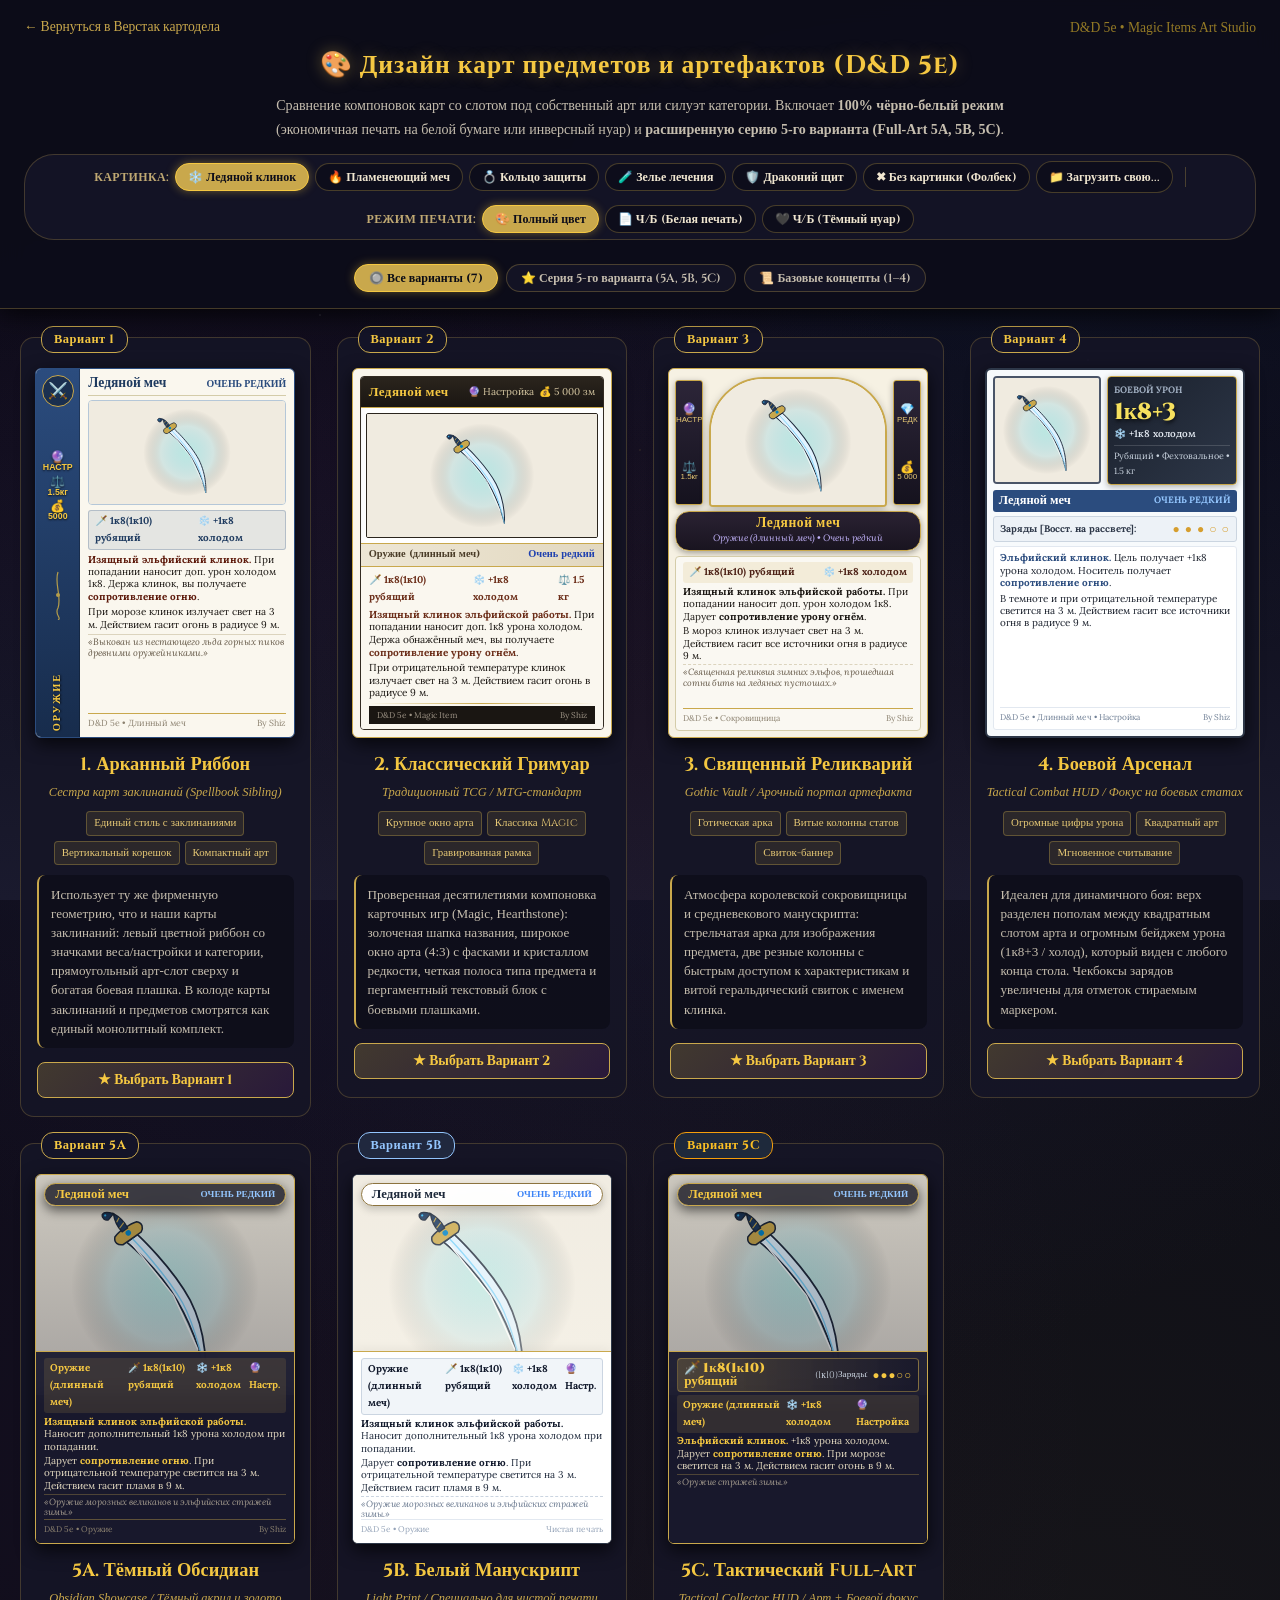
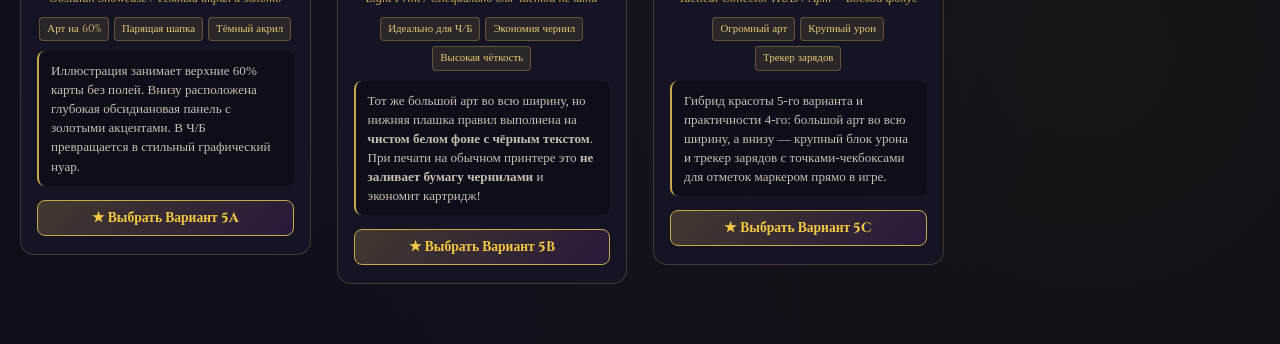
<file: tools/item-cards/variants-preview.html>
<!DOCTYPE html>
<html lang="ru">
<head>
  <meta charset="UTF-8">
  <meta name="viewport" content="width=device-width, initial-scale=1.0">
  <title>5 вариантов дизайна карт предметов — DnD Master Tools</title>
  <link rel="stylesheet" href="../../css/theme.css">
  <link rel="preconnect" href="https://fonts.googleapis.com">
  <link rel="preconnect" href="https://fonts.gstatic.com" crossorigin>
  <link href="https://fonts.googleapis.com/css2?family=Cinzel:wght@500;600;700;800;900&family=MedievalSharp&family=Lora:ital,wght@0,400;0,500;0,600;0,700;1,400;1,600&display=swap" rel="stylesheet">
  <style>
    :root {
      --card-width: 64mm;
      --card-height: 91mm;
      --preview-card-w: 260px;
      --preview-card-h: 370px;
      --color-gold: #c9a84c;
      --color-gold-bright: #f5c842;
      --color-gold-dim: #947a26;
      --color-surface-card: rgba(22, 22, 38, 0.95);
    }

    * { box-sizing: border-box; }

    body {
      background-color: #0b0c16;
      background-image: 
        radial-gradient(circle at 50% 10%, rgba(36, 32, 70, 0.7) 0%, transparent 65%),
        radial-gradient(circle at 85% 85%, rgba(201, 168, 76, 0.06) 0%, transparent 50%),
        radial-gradient(circle at 15% 75%, rgba(123, 45, 139, 0.08) 0%, transparent 50%);
      color: var(--color-text-main, #f0e6d0);
      font-family: var(--font-body, 'Lora', Georgia, serif);
      margin: 0;
      padding: 0;
      min-height: 100vh;
    }

    /* ===== Sticky Header & Toolbar ===== */
    .preview-header {
      background: rgba(13, 13, 26, 0.96);
      border-bottom: 1px solid rgba(201, 168, 76, 0.3);
      padding: 16px 24px;
      position: sticky;
      top: 0;
      z-index: 100;
      backdrop-filter: blur(12px);
      box-shadow: 0 4px 25px rgba(0,0,0,0.8);
    }

    .header-inner {
      max-width: 1440px;
      margin: 0 auto;
      display: flex;
      flex-direction: column;
      align-items: center;
      gap: 12px;
      text-align: center;
    }

    .nav-back-row {
      width: 100%;
      display: flex;
      justify-content: space-between;
      align-items: center;
      font-size: 0.85rem;
    }

    .nav-back-link {
      color: #c9a84c;
      text-decoration: none;
      display: inline-flex;
      align-items: center;
      gap: 6px;
      font-family: 'Cinzel', serif;
      transition: color 0.2s;
    }
    .nav-back-link:hover { color: #f5c842; }

    .preview-header h1 {
      font-family: var(--font-heading, 'Cinzel', serif);
      color: #f5c842;
      font-size: 1.6rem;
      margin: 0;
      letter-spacing: 0.04em;
      text-shadow: 0 0 16px rgba(201, 168, 76, 0.4);
    }

    .preview-header p {
      color: #c5bdae;
      margin: 0;
      font-size: 0.88rem;
      max-width: 780px;
    }

    /* Toolbar Controls */
    .toolbar-panel {
      display: flex;
      align-items: center;
      justify-content: center;
      gap: 12px;
      flex-wrap: wrap;
      background: rgba(22, 22, 40, 0.85);
      border: 1px solid rgba(201, 168, 76, 0.25);
      border-radius: 30px;
      padding: 6px 14px;
    }

    .toolbar-group {
      display: flex;
      align-items: center;
      gap: 6px;
      font-size: 0.8rem;
    }

    .toolbar-label {
      color: #bfa872;
      font-family: 'Cinzel', serif;
      font-size: 0.75rem;
      font-weight: 700;
      text-transform: uppercase;
      letter-spacing: 0.03em;
    }

    .btn-tool {
      background: rgba(13, 13, 26, 0.85);
      border: 1px solid rgba(201, 168, 76, 0.3);
      color: #f0e6d0;
      padding: 5px 12px;
      border-radius: 16px;
      font-family: 'Cinzel', serif;
      font-size: 0.75rem;
      font-weight: 600;
      cursor: pointer;
      display: inline-flex;
      align-items: center;
      gap: 5px;
      transition: all 0.15s ease;
    }

    .btn-tool:hover {
      border-color: #f5c842;
      color: #f5c842;
      transform: translateY(-1px);
    }

    .btn-tool.active {
      background: #c9a84c;
      color: #0d0d1a;
      border-color: #f5c842;
      font-weight: 700;
      box-shadow: 0 0 10px rgba(245, 200, 66, 0.4);
    }

    .file-upload-btn {
      position: relative;
      overflow: hidden;
      cursor: pointer;
    }
    .file-upload-btn input[type="file"] {
      position: absolute;
      left: 0;
      top: 0;
      opacity: 0;
      cursor: pointer;
      width: 100%;
      height: 100%;
    }

    /* ===== Main Gallery Grid ===== */
    .gallery-container {
      max-width: 1480px;
      margin: 28px auto 60px auto;
      padding: 0 20px;
    }

    .gallery-grid {
      display: grid;
      grid-template-columns: repeat(auto-fit, minmax(280px, 1fr));
      gap: 26px;
      justify-content: center;
      align-items: start;
    }

    .variant-card-box {
      background: var(--color-surface-card);
      border: 1px solid rgba(201, 168, 76, 0.25);
      border-radius: 14px;
      padding: 20px 16px 18px 16px;
      display: flex;
      flex-direction: column;
      align-items: center;
      position: relative;
      transition: transform 0.25s ease, border-color 0.25s ease, box-shadow 0.25s ease;
    }

    .variant-card-box:hover {
      border-color: #f5c842;
      box-shadow: 0 8px 30px rgba(0,0,0,0.8), 0 0 20px rgba(201, 168, 76, 0.25);
      transform: translateY(-4px);
    }

    .variant-number-badge {
      position: absolute;
      top: -12px;
      left: 20px;
      background: #141428;
      border: 1.5px solid #c9a84c;
      color: #f5c842;
      font-family: 'Cinzel', serif;
      font-size: 0.78rem;
      font-weight: 700;
      padding: 2px 12px;
      border-radius: 12px;
      letter-spacing: 0.04em;
    }

    .variant-preview-holder {
      width: var(--preview-card-w);
      height: var(--preview-card-h);
      margin-top: 10px;
      position: relative;
      cursor: pointer;
      transition: transform 0.2s ease;
    }

    .variant-preview-holder:hover {
      transform: scale(1.02);
    }

    .variant-details {
      width: 100%;
      text-align: center;
      margin-top: 16px;
    }

    .variant-title {
      font-family: 'Cinzel', serif;
      font-size: 1.15rem;
      font-weight: 700;
      color: #f5c842;
      margin: 0 0 6px 0;
    }

    .variant-subtitle {
      font-size: 0.78rem;
      color: #c9a84c;
      font-style: italic;
      margin-bottom: 8px;
    }

    .variant-tags {
      display: flex;
      justify-content: center;
      gap: 5px;
      flex-wrap: wrap;
      margin-bottom: 10px;
    }

    .variant-tag {
      background: rgba(201, 168, 76, 0.12);
      border: 0.5px solid rgba(201, 168, 76, 0.35);
      color: #e6c875;
      font-size: 0.68rem;
      font-family: 'Cinzel', serif;
      padding: 2px 7px;
      border-radius: 4px;
    }

    .variant-desc {
      color: #c5bdae;
      font-size: 0.82rem;
      line-height: 1.45;
      margin: 0 0 14px 0;
      text-align: left;
      background: rgba(10, 10, 20, 0.6);
      padding: 10px 12px;
      border-radius: 8px;
      border-left: 2px solid #c9a84c;
    }

    .btn-choose-variant {
      width: 100%;
      background: linear-gradient(135deg, rgba(201, 168, 76, 0.25) 0%, rgba(123, 45, 139, 0.2) 100%);
      border: 1px solid #c9a84c;
      color: #f5c842;
      padding: 8px 16px;
      border-radius: 8px;
      font-family: 'Cinzel', serif;
      font-size: 0.85rem;
      font-weight: 700;
      cursor: pointer;
      transition: all 0.2s ease;
      display: flex;
      align-items: center;
      justify-content: center;
      gap: 6px;
    }

    .btn-choose-variant:hover {
      background: #c9a84c;
      color: #0b0c16;
      box-shadow: 0 0 14px rgba(245, 200, 66, 0.5);
    }

    /* ==========================================================================
       CARD STYLES (UNIVERSAL CARD GEOMETRY: 260px x 370px ~ 64x91mm)
       ========================================================================== */
    .demo-card {
      width: 100%;
      height: 100%;
      border-radius: 6px;
      position: relative;
      overflow: hidden;
      box-sizing: border-box;
      box-shadow: 0 6px 18px rgba(0, 0, 0, 0.7);
      user-select: none;
      display: flex;
      flex-direction: column;
      background-color: #faf7ee;
      color: #1a1612;
      font-family: 'Lora', Georgia, serif;
    }

    /* Common Card Components */
    .card-art-img-wrap {
      width: 100%;
      height: 100%;
      position: relative;
      overflow: hidden;
      display: flex;
      align-items: center;
      justify-content: center;
      background: #f0ebe0;
    }

    .card-art-img {
      width: 100%;
      height: 100%;
      object-fit: cover;
      object-position: center;
      display: block;
    }

    .card-art-fallback {
      width: 100%;
      height: 100%;
      display: flex;
      flex-direction: column;
      align-items: center;
      justify-content: center;
      position: relative;
      background: radial-gradient(circle at 50% 50%, #ffffff 0%, #edf1f5 100%);
    }

    .fallback-svg-icon {
      width: 65%;
      height: 65%;
      filter: drop-shadow(0 4px 8px rgba(0,0,0,0.15));
      transition: transform 0.2s;
    }

    /* --------------------------------------------------------------------------
       VARIANT 1: «АРКАННЫЙ РИББОН» (Spellbook Sibling / Сестра заклинаний)
       -------------------------------------------------------------------------- */
    .card--variant-1 {
      display: flex;
      flex-direction: row;
      border: 1px solid #2b4c7e;
    }

    .v1-ribbon {
      width: 44px;
      background: linear-gradient(180deg, #2b4c7e 0%, #172c4c 100%);
      color: #ffffff;
      display: flex;
      flex-direction: column;
      align-items: center;
      justify-content: space-between;
      padding: 6px 0;
      border-right: 1px solid rgba(0, 0, 0, 0.25);
      flex-shrink: 0;
      position: relative;
      z-index: 2;
    }

    .v1-ribbon__crest {
      width: 32px;
      height: 32px;
      border-radius: 50%;
      background: rgba(0, 0, 0, 0.35);
      border: 1.5px solid #c9a84c;
      display: flex;
      align-items: center;
      justify-content: center;
      font-size: 1rem;
    }

    .v1-ribbon__quick-stats {
      display: flex;
      flex-direction: column;
      align-items: center;
      gap: 4px;
      font-size: 0.65rem;
      font-weight: 700;
      font-family: -apple-system, BlinkMacSystemFont, "Segoe UI", sans-serif;
      text-shadow: 0 1px 2px rgba(0,0,0,0.8);
    }

    .v1-ribbon__stat-badge {
      display: flex;
      flex-direction: column;
      align-items: center;
      line-height: 1;
    }
    .v1-ribbon__stat-badge span:first-child { font-size: 0.75rem; }
    .v1-ribbon__stat-badge span:last-child { font-size: 0.55rem; color: #f5c842; }

    .v1-ribbon__ornament {
      flex: 1;
      display: flex;
      align-items: center;
      justify-content: center;
      opacity: 0.7;
      max-height: 60px;
    }

    .v1-ribbon__category {
      writing-mode: vertical-rl;
      transform: rotate(180deg);
      font-family: 'Cinzel', serif;
      font-size: 0.65rem;
      font-weight: 700;
      letter-spacing: 0.18em;
      text-transform: uppercase;
      color: #f5c842;
      text-shadow: 0 1px 2px rgba(0,0,0,0.8);
      margin-top: 4px;
    }

    .v1-main {
      flex: 1;
      display: flex;
      flex-direction: column;
      padding: 6px 8px 6px 8px;
      overflow: hidden;
    }

    .v1-header {
      display: flex;
      justify-content: space-between;
      align-items: baseline;
      border-bottom: 1px solid #d4cca9;
      padding-bottom: 2px;
      margin-bottom: 4px;
    }

    .v1-title {
      font-family: 'Cinzel', serif;
      font-size: 0.85rem;
      font-weight: 700;
      color: #1e3a5f;
      margin: 0;
      white-space: nowrap;
      overflow: hidden;
      text-overflow: ellipsis;
    }

    .v1-rarity {
      font-family: 'Cinzel', serif;
      font-size: 0.62rem;
      font-weight: 700;
      text-transform: uppercase;
      color: #2b4c7e;
    }

    .v1-art-slot {
      height: 105px;
      border-radius: 4px;
      border: 1px solid #b5c7d8;
      overflow: hidden;
      margin-bottom: 5px;
      position: relative;
      flex-shrink: 0;
    }

    .v1-combat-bar {
      display: flex;
      align-items: center;
      justify-content: space-between;
      background: rgba(43, 76, 126, 0.1);
      border: 1px solid rgba(43, 76, 126, 0.25);
      border-radius: 3px;
      padding: 2px 6px;
      font-size: 0.62rem;
      font-weight: 700;
      color: #1e3a5f;
      margin-bottom: 4px;
      flex-shrink: 0;
    }

    .v1-body-text {
      font-size: 0.62rem;
      line-height: 1.25;
      color: #1a1612;
      flex: 1;
      overflow: hidden;
    }
    .v1-body-text p { margin: 0 0 3px 0; }
    .v1-body-text strong { color: #5c1809; }

    .v1-lore {
      font-style: italic;
      color: #635746;
      font-size: 0.58rem;
      border-top: 1px solid #dcd4be;
      padding-top: 2px;
      margin-top: 2px;
      line-height: 1.15;
    }

    .v1-footer {
      display: flex;
      justify-content: space-between;
      font-size: 0.55rem;
      color: #8c8270;
      border-top: 1px solid #c9a84c;
      padding-top: 2px;
      margin-top: 2px;
    }

    /* --------------------------------------------------------------------------
       VARIANT 2: «КЛАССИЧЕСКИЙ ГРИМУАР / TCG MTG» (Трейдинг кард гейм)
       -------------------------------------------------------------------------- */
    .card--variant-2 {
      border: 1.5px solid #c9a84c;
      padding: 7px;
      background: #faf6ec;
    }

    .v2-inner-frame {
      border: 1px solid #332b22;
      border-radius: 4px;
      height: 100%;
      display: flex;
      flex-direction: column;
      overflow: hidden;
      background: #ffffff;
      box-shadow: inset 0 0 6px rgba(0,0,0,0.06);
    }

    .v2-header-bar {
      background: linear-gradient(180deg, #2b251d 0%, #1a1612 100%);
      color: #f5c842;
      padding: 4px 8px;
      display: flex;
      justify-content: space-between;
      align-items: center;
      border-bottom: 1.5px solid #c9a84c;
    }

    .v2-title {
      font-family: 'Cinzel', serif;
      font-size: 0.82rem;
      font-weight: 700;
      margin: 0;
      letter-spacing: 0.03em;
    }

    .v2-header-badges {
      display: flex;
      gap: 5px;
      font-size: 0.62rem;
      color: #d4c5a0;
    }

    .v2-art-window {
      height: 125px;
      margin: 5px;
      border: 1.5px solid #2b251d;
      border-radius: 2px;
      position: relative;
      overflow: hidden;
      box-shadow: inset 0 2px 5px rgba(0,0,0,0.3);
      flex-shrink: 0;
    }

    .v2-rarity-gem {
      position: absolute;
      bottom: 4px;
      right: 5px;
      width: 14px;
      height: 14px;
      border-radius: 50%;
      background: radial-gradient(circle at 35% 35%, #93c5fd 0%, #2563eb 60%, #1e3a8a 100%);
      border: 1px solid #ffffff;
      box-shadow: 0 1px 4px rgba(0,0,0,0.5);
    }

    .v2-type-ribbon {
      background: linear-gradient(90deg, #ede6d5 0%, #e2d8c0 100%);
      border-top: 1px solid #c9a84c;
      border-bottom: 1px solid #c9a84c;
      padding: 2px 8px;
      font-family: 'Cinzel', serif;
      font-size: 0.65rem;
      font-weight: 700;
      color: #4a3c28;
      display: flex;
      justify-content: space-between;
      align-items: center;
    }

    .v2-textbox {
      flex: 1;
      padding: 5px 8px;
      background: #faf7ef;
      overflow: hidden;
      display: flex;
      flex-direction: column;
      justify-content: space-between;
    }

    .v2-combat-pills {
      display: flex;
      gap: 6px;
      margin-bottom: 3px;
      font-size: 0.62rem;
      font-weight: 700;
      color: #6b2d18;
    }

    .v2-rules-text {
      font-size: 0.63rem;
      line-height: 1.25;
      color: #1a1612;
      flex: 1;
      overflow: hidden;
    }
    .v2-rules-text p { margin: 0 0 3px 0; }
    .v2-rules-text strong { color: #6b2d18; }

    .v2-divider {
      height: 1px;
      background: linear-gradient(90deg, transparent, #c9a84c, transparent);
      margin: 3px 0;
    }

    .v2-lore {
      font-style: italic;
      color: #635746;
      font-size: 0.58rem;
      line-height: 1.15;
    }

    .v2-footer {
      padding: 2px 8px;
      background: #1a1612;
      color: #9c9284;
      font-size: 0.52rem;
      display: flex;
      justify-content: space-between;
    }

    /* --------------------------------------------------------------------------
       VARIANT 3: «СВЯЩЕННЫЙ РЕЛИКВАРИЙ» (Gothic Vault / Арочный портал)
       -------------------------------------------------------------------------- */
    .card--variant-3 {
      border: 1.5px solid #c9a84c;
      background: #f6f1e3;
      padding: 8px 6px 6px 6px;
    }

    .v3-gothic-arch-wrap {
      display: flex;
      align-items: center;
      justify-content: space-between;
      gap: 6px;
      margin-bottom: 4px;
    }

    .v3-pillar {
      width: 28px;
      height: 125px;
      background: linear-gradient(180deg, #2c2538 0%, #15121e 100%);
      border: 1px solid #c9a84c;
      border-radius: 3px;
      display: flex;
      flex-direction: column;
      align-items: center;
      justify-content: space-around;
      padding: 4px 0;
      color: #f5c842;
      font-size: 0.65rem;
      flex-shrink: 0;
      box-shadow: 0 2px 6px rgba(0,0,0,0.3);
    }
    .v3-pillar-glyph {
      display: flex;
      flex-direction: column;
      align-items: center;
      font-size: 0.72rem;
      line-height: 1;
    }
    .v3-pillar-glyph span:last-child {
      font-size: 0.5rem;
      color: #e6c875;
      font-family: -apple-system, sans-serif;
      margin-top: 1px;
    }

    .v3-arch-window {
      flex: 1;
      height: 130px;
      border-radius: 55px 55px 4px 4px;
      border: 2px solid #c9a84c;
      overflow: hidden;
      position: relative;
      background: #ffffff;
      box-shadow: 0 3px 10px rgba(0,0,0,0.25);
    }

    .v3-banner-scroll {
      background: linear-gradient(180deg, #2a2233 0%, #191420 100%);
      border: 1px solid #c9a84c;
      border-radius: 14px;
      padding: 3px 8px;
      text-align: center;
      margin-bottom: 5px;
      box-shadow: 0 2px 6px rgba(0,0,0,0.35);
    }

    .v3-banner-title {
      font-family: 'Cinzel', serif;
      font-size: 0.85rem;
      font-weight: 700;
      color: #f5c842;
      margin: 0;
      letter-spacing: 0.04em;
    }
    .v3-banner-sub {
      font-size: 0.58rem;
      color: #c4b5fd;
      font-style: italic;
    }

    .v3-relic-body {
      background: #faf8f2;
      border: 1px solid #d4cca9;
      border-radius: 4px;
      padding: 5px 7px;
      flex: 1;
      display: flex;
      flex-direction: column;
      justify-content: space-between;
      overflow: hidden;
    }

    .v3-combat-bar {
      display: flex;
      justify-content: space-between;
      background: rgba(201, 168, 76, 0.15);
      border-radius: 3px;
      padding: 2px 6px;
      font-size: 0.62rem;
      font-weight: 700;
      color: #4b1f14;
      margin-bottom: 3px;
    }

    .v3-rules-text {
      font-size: 0.62rem;
      line-height: 1.25;
      color: #1a1612;
      flex: 1;
      overflow: hidden;
    }
    .v3-rules-text p { margin: 0 0 2px 0; }

    .v3-lore {
      font-style: italic;
      color: #635746;
      font-size: 0.56rem;
      border-top: 1px dashed #dcd4be;
      padding-top: 2px;
      margin-top: 2px;
      line-height: 1.15;
    }

    .v3-footer {
      display: flex;
      justify-content: space-between;
      font-size: 0.52rem;
      color: #8c8270;
      border-top: 1px solid #c9a84c;
      padding-top: 2px;
      margin-top: 3px;
    }

    /* --------------------------------------------------------------------------
       VARIANT 4: «БОЕВОЙ АРСЕНАЛ» (Tactical Combat HUD / Боевой фокус)
       -------------------------------------------------------------------------- */
    .card--variant-4 {
      border: 2px solid #2d3748;
      background: #f7fafc;
      padding: 6px;
    }

    .v4-hud-top {
      display: flex;
      gap: 6px;
      margin-bottom: 5px;
    }

    .v4-square-art {
      width: 108px;
      height: 108px;
      border: 2px solid #4a5568;
      border-radius: 4px;
      overflow: hidden;
      flex-shrink: 0;
      position: relative;
      background: #ffffff;
    }

    .v4-stat-block {
      flex: 1;
      background: linear-gradient(135deg, #1a202c 0%, #2d3748 100%);
      border: 1.5px solid #c9a84c;
      border-radius: 4px;
      padding: 6px;
      color: #ffffff;
      display: flex;
      flex-direction: column;
      justify-content: space-between;
      box-shadow: 0 2px 6px rgba(0,0,0,0.3);
    }

    .v4-stat-heading {
      font-size: 0.58rem;
      color: #a0aec0;
      text-transform: uppercase;
      font-weight: 700;
    }

    .v4-stat-huge {
      font-family: 'Cinzel', serif;
      font-size: 1.45rem;
      font-weight: 900;
      color: #f6e05e;
      line-height: 1;
      text-shadow: 0 2px 4px rgba(0,0,0,0.8);
      margin: 2px 0;
    }

    .v4-stat-tag {
      font-size: 0.62rem;
      color: #e2e8f0;
      font-weight: 600;
      display: flex;
      align-items: center;
      gap: 3px;
    }

    .v4-stat-properties {
      font-size: 0.56rem;
      color: #cbd5e0;
      border-top: 1px solid rgba(255,255,255,0.15);
      padding-top: 2px;
      margin-top: 2px;
    }

    .v4-title-bar {
      background: #2b4c7e;
      color: #ffffff;
      padding: 3px 6px;
      border-radius: 3px;
      display: flex;
      justify-content: space-between;
      align-items: center;
      margin-bottom: 4px;
    }
    .v4-title {
      font-family: 'Cinzel', serif;
      font-size: 0.78rem;
      font-weight: 700;
      color: #fff;
      margin: 0;
    }
    .v4-rarity {
      font-size: 0.58rem;
      text-transform: uppercase;
      font-weight: 700;
      color: #93c5fd;
    }

    .v4-charges-hud {
      background: #edf2f7;
      border: 1px solid #cbd5e0;
      border-radius: 3px;
      padding: 2px 6px;
      font-size: 0.6rem;
      font-weight: 700;
      color: #2d3748;
      display: flex;
      justify-content: space-between;
      align-items: center;
      margin-bottom: 4px;
    }
    .v4-pips { color: #d69e2e; font-size: 0.75rem; letter-spacing: 1px; }

    .v4-rules-card {
      background: #ffffff;
      border: 1px solid #e2e8f0;
      border-radius: 3px;
      padding: 5px 6px;
      flex: 1;
      display: flex;
      flex-direction: column;
      justify-content: space-between;
      overflow: hidden;
    }

    .v4-rules-text {
      font-size: 0.62rem;
      line-height: 1.25;
      color: #1a202c;
      flex: 1;
      overflow: hidden;
    }
    .v4-rules-text p { margin: 0 0 3px 0; }
    .v4-rules-text strong { color: #2b4c7e; }

    .v4-footer {
      display: flex;
      justify-content: space-between;
      font-size: 0.52rem;
      color: #718096;
      border-top: 1px solid #e2e8f0;
      padding-top: 2px;
      margin-top: 2px;
    }

    /* --------------------------------------------------------------------------
       VARIANT 5: «ПОЛНЫЙ АРТВОРК / FULL-ART SHOWCASE» (Коллекционный без полей)
       -------------------------------------------------------------------------- */
    .card--variant-5 {
      border: 1.5px solid #c9a84c;
      background: #0d0d1a;
      position: relative;
    }

    .v5-full-art-bg {
      position: absolute;
      top: 0;
      left: 0;
      right: 0;
      height: 60%;
      overflow: hidden;
      z-index: 1;
    }

    .v5-art-gradient {
      position: absolute;
      inset: 0;
      background: linear-gradient(180deg, rgba(0,0,0,0.15) 0%, rgba(13,13,26,0.3) 50%, #0d0d1a 100%);
      z-index: 2;
    }

    .v5-floating-header {
      position: relative;
      z-index: 5;
      margin: 8px 8px 0 8px;
      background: rgba(13, 13, 26, 0.75);
      border: 1px solid #c9a84c;
      border-radius: 20px;
      padding: 3px 10px;
      backdrop-filter: blur(8px);
      display: flex;
      justify-content: space-between;
      align-items: center;
      box-shadow: 0 4px 12px rgba(0,0,0,0.6);
    }
    .v5-title {
      font-family: 'Cinzel', serif;
      font-size: 0.8rem;
      font-weight: 700;
      color: #f5c842;
      margin: 0;
    }
    .v5-rarity-pill {
      font-size: 0.58rem;
      font-family: 'Cinzel', serif;
      color: #93c5fd;
      font-weight: 700;
      text-transform: uppercase;
    }

    .v5-acrylic-plate {
      position: relative;
      z-index: 5;
      margin-top: auto;
      height: 52%;
      background: rgba(26, 26, 46, 0.94);
      border-top: 1.5px solid #c9a84c;
      padding: 6px 8px;
      display: flex;
      flex-direction: column;
      justify-content: space-between;
      color: #f0e6d0;
      backdrop-filter: blur(10px);
    }

    .v5-combat-bar {
      display: flex;
      justify-content: space-between;
      background: rgba(201, 168, 76, 0.15);
      border-radius: 3px;
      padding: 2px 6px;
      font-size: 0.62rem;
      font-weight: 700;
      color: #f5c842;
      margin-bottom: 3px;
    }

    .v5-rules-text {
      font-size: 0.62rem;
      line-height: 1.25;
      color: #e2d8c0;
      flex: 1;
      overflow: hidden;
    }
    .v5-rules-text p { margin: 0 0 2px 0; }
    .v5-rules-text strong { color: #f5c842; }

    .v5-lore {
      font-style: italic;
      color: #a89f91;
      font-size: 0.56rem;
      border-top: 1px solid rgba(201,168,76,0.3);
      padding-top: 2px;
      margin-top: 2px;
      line-height: 1.15;
    }

    .v5-footer {
      display: flex;
      justify-content: space-between;
      font-size: 0.52rem;
      color: #8c8270;
      border-top: 1px solid rgba(201,168,76,0.4);
      padding-top: 2px;
      margin-top: 2px;
    }

    /* --------------------------------------------------------------------------
       VARIANT 5B: «FULL-ART БЕЛЫЙ МАНУСКРИПТ» (Light Clean Print Edition)
       -------------------------------------------------------------------------- */
    .card--variant-5b {
      border: 1.5px solid #2d3748;
      background: #faf7ee;
      position: relative;
    }
    .card--variant-5b .v5-floating-header {
      background: rgba(255, 255, 255, 0.94);
      border: 1.2px solid #8c733e;
      color: #1a1612;
      box-shadow: 0 3px 8px rgba(0,0,0,0.2);
    }
    .card--variant-5b .v5-title {
      color: #1e293b;
    }
    .card--variant-5b .v5-rarity-pill {
      color: #3b82f6;
      font-weight: 700;
    }
    .card--variant-5b .v5-art-gradient {
      background: linear-gradient(180deg, rgba(255,255,255,0.05) 0%, rgba(250,247,238,0.5) 60%, #faf7ee 100%);
    }
    .card--variant-5b .v5-acrylic-plate {
      background: rgba(255, 255, 255, 0.96);
      border-top: 1.5px solid #c9a84c;
      color: #1a1612;
      box-shadow: 0 -2px 10px rgba(0,0,0,0.05);
    }
    .card--variant-5b .v5-combat-bar {
      background: #f1f5f9;
      border: 1px solid #cbd5e1;
      color: #0f172a;
    }
    .card--variant-5b .v5-rules-text {
      color: #1e293b;
    }
    .card--variant-5b .v5-rules-text strong {
      color: #0f172a;
    }
    .card--variant-5b .v5-lore {
      color: #64748b;
      border-top: 1px dashed #cbd5e1;
    }
    .card--variant-5b .v5-footer {
      color: #94a3b8;
      border-top: 1px solid #e2e8f0;
    }

    /* --------------------------------------------------------------------------
       VARIANT 5C: «FULL-ART ТАКТИЧЕСКИЙ ГИБРИД» (Tactical Collector HUD)
       -------------------------------------------------------------------------- */
    .card--variant-5c {
      border: 1.5px solid #c9a84c;
      background: #0d0d1a;
      position: relative;
    }
    .v5c-tactical-row {
      display: flex;
      align-items: center;
      justify-content: space-between;
      background: linear-gradient(90deg, rgba(201,168,76,0.25) 0%, rgba(22,22,40,0.7) 100%);
      border: 1px solid rgba(201, 168, 76, 0.45);
      border-radius: 4px;
      padding: 3px 6px;
      margin-bottom: 3px;
    }
    .v5c-damage-badge {
      font-family: 'Cinzel', serif;
      font-size: 0.82rem;
      font-weight: 900;
      color: #f5c842;
      display: flex;
      align-items: center;
      gap: 4px;
      line-height: 1;
    }
    .v5c-charges-pips {
      display: flex;
      align-items: center;
      gap: 4px;
      font-size: 0.58rem;
      color: #cbd5e1;
      font-family: 'Cinzel', serif;
    }
    .v5c-pips-icons {
      color: #f5c842;
      font-size: 0.72rem;
      letter-spacing: 1px;
    }

    /* Quick Filter Tab Buttons */
    .btn-filter-tab {
      background: rgba(22, 22, 40, 0.8);
      border: 1px solid rgba(201, 168, 76, 0.3);
      color: #c5bdae;
      padding: 5px 14px;
      border-radius: 20px;
      font-family: 'Cinzel', serif;
      font-size: 0.75rem;
      font-weight: 600;
      cursor: pointer;
      transition: all 0.2s ease;
    }
    .btn-filter-tab:hover {
      border-color: #f5c842;
      color: #f5c842;
    }
    .btn-filter-tab.active {
      background: #c9a84c;
      color: #0b0c16;
      border-color: #f5c842;
      font-weight: 700;
      box-shadow: 0 0 10px rgba(245, 200, 66, 0.35);
    }

    /* ==========================================================================
       TRUE 100% BLACK & WHITE / MONOCHROME PRINT ENGINES
       ========================================================================== */

    /* 1. Global Zero-Chroma Rule: strips 100% of color from entire card, SVGs, images */
    body.theme--bw .demo-card,
    body.theme--bw-dark .demo-card {
      filter: grayscale(100%) !important;
    }

    body.theme--bw .card-art-img-wrap,
    body.theme--bw .card-art-img-wrap svg,
    body.theme--bw .card-art-img,
    body.theme--bw .v5-full-art-bg,
    body.theme--bw .v5-full-art-bg svg,
    body.theme--bw-dark .card-art-img-wrap,
    body.theme--bw-dark .card-art-img-wrap svg,
    body.theme--bw-dark .card-art-img,
    body.theme--bw-dark .v5-full-art-bg,
    body.theme--bw-dark .v5-full-art-bg svg {
      filter: grayscale(100%) contrast(125%) !important;
    }

    /* 2. Theme: Light B&W Print (Белая бумага / Экономичные чёрные чернила) */
    body.theme--bw .demo-card {
      background: #ffffff !important;
      color: #000000 !important;
      border: 1.5px solid #111111 !important;
      box-shadow: 0 2px 8px rgba(0, 0, 0, 0.15) !important;
    }

    /* Variant 1 in B&W Light */
    body.theme--bw .card--variant-1 { border: 1.5px solid #111111 !important; }
    body.theme--bw .v1-ribbon {
      background: #f4f4f5 !important;
      color: #000000 !important;
      border-right: 1.5px solid #111111 !important;
    }
    body.theme--bw .v1-ribbon__crest {
      background: #ffffff !important;
      border-color: #111111 !important;
      color: #000000 !important;
    }
    body.theme--bw .v1-ribbon__category {
      color: #000000 !important;
      text-shadow: none !important;
    }
    body.theme--bw .v1-ribbon__stat-badge span:last-child { color: #333333 !important; }
    body.theme--bw .v1-title { color: #000000 !important; }
    body.theme--bw .v1-rarity { color: #444444 !important; }
    body.theme--bw .v1-art-slot { border-color: #222222 !important; }
    body.theme--bw .v1-combat-bar {
      background: #f0f0f0 !important;
      border-color: #111111 !important;
      color: #000000 !important;
    }

    /* Variant 2 in B&W Light */
    body.theme--bw .card--variant-2 { background: #ffffff !important; border-color: #111111 !important; }
    body.theme--bw .v2-inner-frame { border-color: #111111 !important; }
    body.theme--bw .v2-header-bar {
      background: #f0f0f0 !important;
      border-color: #111111 !important;
      color: #000000 !important;
    }
    body.theme--bw .v2-title { color: #000000 !important; }
    body.theme--bw .v2-rarity-gem {
      background: #ffffff !important;
      border-color: #111111 !important;
      color: #111111 !important;
    }
    body.theme--bw .v2-art-box { border-color: #111111 !important; }
    body.theme--bw .v2-type-ribbon {
      background: #f0f0f0 !important;
      border-color: #111111 !important;
      color: #000000 !important;
    }
    body.theme--bw .v2-combat-pills span {
      background: #ffffff !important;
      border-color: #333333 !important;
      color: #000000 !important;
    }
    body.theme--bw .v2-textbox {
      background: #ffffff !important;
      border-color: #111111 !important;
      color: #111111 !important;
    }

    /* Variant 3 in B&W Light */
    body.theme--bw .card--variant-3 { background: #ffffff !important; border-color: #111111 !important; }
    body.theme--bw .v3-gothic-arch-wrap { border-color: #111111 !important; }
    body.theme--bw .v3-pillar {
      background: #f0f0f0 !important;
      border-color: #111111 !important;
      color: #000000 !important;
    }
    body.theme--bw .v3-banner-scroll {
      background: #ffffff !important;
      border-color: #111111 !important;
      color: #000000 !important;
    }
    body.theme--bw .v3-banner-title { color: #000000 !important; }
    body.theme--bw .v3-banner-sub { color: #444444 !important; }
    body.theme--bw .v3-combat-bar { background: #f0f0f0 !important; color: #000000 !important; }
    body.theme--bw .v3-relic-body {
      background: #ffffff !important;
      border-color: #111111 !important;
      color: #111111 !important;
    }

    /* Variant 4 in B&W Light */
    body.theme--bw .card--variant-4 { background: #ffffff !important; border-color: #111111 !important; }
    body.theme--bw .v4-stat-block {
      background: #ffffff !important;
      border: 1.5px solid #111111 !important;
      color: #000000 !important;
      box-shadow: none !important;
    }
    body.theme--bw .v4-stat-heading { color: #444444 !important; }
    body.theme--bw .v4-stat-huge { color: #000000 !important; text-shadow: none !important; }
    body.theme--bw .v4-stat-tag { color: #111111 !important; }
    body.theme--bw .v4-stat-properties { color: #444444 !important; border-top-color: #111111 !important; }
    body.theme--bw .v4-title-bar {
      background: #f0f0f0 !important;
      color: #000000 !important;
      border: 1px solid #111111 !important;
    }
    body.theme--bw .v4-title { color: #000000 !important; }
    body.theme--bw .v4-rarity { color: #333333 !important; }
    body.theme--bw .v4-charges-hud {
      background: #ffffff !important;
      border-color: #111111 !important;
      color: #000000 !important;
    }
    body.theme--bw .v4-pips { color: #000000 !important; }
    body.theme--bw .v4-rules-card { border-color: #111111 !important; }
    body.theme--bw .v4-rules-text strong { color: #000000 !important; }

    /* Variant 5 Family (5A, 5B, 5C) in B&W Light */
    body.theme--bw .card--variant-5,
    body.theme--bw .card--variant-5b,
    body.theme--bw .card--variant-5c {
      background: #ffffff !important;
      border: 1.5px solid #111111 !important;
    }
    body.theme--bw .v5-art-gradient {
      background: linear-gradient(180deg, rgba(255,255,255,0.05) 0%, rgba(255,255,255,0.4) 60%, #ffffff 100%) !important;
    }
    body.theme--bw .v5-floating-header {
      background: #ffffff !important;
      border: 1.5px solid #111111 !important;
      color: #000000 !important;
      box-shadow: 0 2px 6px rgba(0,0,0,0.15) !important;
    }
    body.theme--bw .v5-title { color: #000000 !important; }
    body.theme--bw .v5-rarity-pill { color: #333333 !important; }
    body.theme--bw .v5-acrylic-plate {
      background: #ffffff !important;
      border-top: 1.5px solid #111111 !important;
      color: #000000 !important;
    }
    body.theme--bw .v5-combat-bar {
      background: #f0f0f0 !important;
      border: 1px solid #111111 !important;
      color: #000000 !important;
    }
    body.theme--bw .v5-rules-text { color: #111111 !important; }
    body.theme--bw .v5-rules-text strong { color: #000000 !important; }
    body.theme--bw .v5-lore { color: #444444 !important; border-top-color: #222222 !important; }
    body.theme--bw .v5-footer { color: #555555 !important; border-top-color: #111111 !important; }
    body.theme--bw .v5c-tactical-row {
      background: #f0f0f0 !important;
      border: 1px solid #111111 !important;
      color: #000000 !important;
    }
    body.theme--bw .v5c-damage-badge { color: #000000 !important; }
    body.theme--bw .v5c-charges-pips { color: #333333 !important; }
    body.theme--bw .v5c-pips-icons { color: #000000 !important; }

    /* 3. Theme: Dark Noir B&W (Тёмный нуар / Инверсный монохром) */
    body.theme--bw-dark .demo-card {
      background: #0d0d0d !important;
      color: #f0f0f0 !important;
      border: 1.5px solid #e0e0e0 !important;
    }
    body.theme--bw-dark .v1-ribbon {
      background: #1a1a1a !important;
      border-right-color: #555555 !important;
      color: #ffffff !important;
    }
    body.theme--bw-dark .v1-ribbon__crest {
      background: #111111 !important;
      border-color: #ffffff !important;
      color: #ffffff !important;
    }
    body.theme--bw-dark .v1-ribbon__category { color: #ffffff !important; text-shadow: none !important; }
    body.theme--bw-dark .v1-title,
    body.theme--bw-dark .v2-title,
    body.theme--bw-dark .v3-banner-title,
    body.theme--bw-dark .v4-title,
    body.theme--bw-dark .v5-title {
      color: #ffffff !important;
    }
    body.theme--bw-dark .v5-acrylic-plate {
      background: #141414 !important;
      border-top-color: #ffffff !important;
      color: #e0e0e0 !important;
    }
    body.theme--bw-dark .v5-combat-bar {
      background: #222222 !important;
      border: 1px solid #555555 !important;
      color: #ffffff !important;
    }
    body.theme--bw-dark .v5-floating-header {
      background: #111111 !important;
      border-color: #ffffff !important;
      color: #ffffff !important;
    }
    body.theme--bw-dark .v5-rarity-pill { color: #cccccc !important; }
    body.theme--bw-dark .v5-rules-text strong { color: #ffffff !important; }
    body.theme--bw-dark .v5c-tactical-row {
      background: #1e1e1e !important;
      border-color: #777777 !important;
      color: #ffffff !important;
    }
    body.theme--bw-dark .v5c-damage-badge { color: #ffffff !important; }
    body.theme--bw-dark .v5c-pips-icons { color: #ffffff !important; }

    /* Modal Zoom */
    .zoom-overlay {
      position: fixed;
      inset: 0;
      background: rgba(0,0,0,0.85);
      z-index: 1000;
      display: none;
      align-items: center;
      justify-content: center;
      padding: 20px;
      backdrop-filter: blur(8px);
    }
    .zoom-overlay.active { display: flex; }
    .zoom-inner {
      width: 380px;
      height: 540px;
      position: relative;
    }
    .zoom-close {
      position: absolute;
      top: -40px;
      right: 0;
      background: none;
      border: none;
      color: #f5c842;
      font-size: 1.8rem;
      cursor: pointer;
    }
  </style>
</head>
<body>

  <!-- ===== Header & Controls ===== -->
  <header class="preview-header">
    <div class="header-inner">
      <div class="nav-back-row">
        <a href="../card-workshop/index.html" class="nav-back-link">← Вернуться в Верстак картодела</a>
        <span style="color: #947a26;">D&amp;D 5e • Magic Items Art Studio</span>
      </div>

      <h1>🎨 Дизайн карт предметов и артефактов (D&amp;D 5e)</h1>
      <p>
        Сравнение компоновок карт со слотом под собственный арт или силуэт категории. Включает <strong>100% чёрно-белый режим</strong> (экономичная печать на белой бумаге или инверсный нуар) и <strong>расширенную серию 5-го варианта (Full-Art 5A, 5B, 5C)</strong>.
      </p>

      <!-- Live Toolbar -->
      <div class="toolbar-panel">
        <div class="toolbar-group">
          <span class="toolbar-label">Картинка:</span>
          <button type="button" class="btn-tool active" data-img-sample="ice-sword">❄️ Ледяной клинок</button>
          <button type="button" class="btn-tool" data-img-sample="flame-sword">🔥 Пламенеющий меч</button>
          <button type="button" class="btn-tool" data-img-sample="ring">💍 Кольцо защиты</button>
          <button type="button" class="btn-tool" data-img-sample="potion">🧪 Зелье лечения</button>
          <button type="button" class="btn-tool" data-img-sample="shield">🛡️ Драконий щит</button>
          <button type="button" class="btn-tool" data-img-sample="fallback">✖ Без картинки (Фолбек)</button>
          <label class="btn-tool file-upload-btn" title="Загрузить свой файл картинки">
            📁 Загрузить свою...
            <input type="file" id="upload-image-input" accept="image/*">
          </label>
        </div>

        <div style="width: 1px; height: 20px; background: rgba(201,168,76,0.3);"></div>

        <div class="toolbar-group">
          <span class="toolbar-label">Режим печати:</span>
          <button type="button" class="btn-tool active" id="btn-theme-color" title="Полный цвет (Dark Fantasy)">🎨 Полный цвет</button>
          <button type="button" class="btn-tool" id="btn-theme-bw" title="Чистый белый лист, чёрные чернила (Идеально для домашнего принтера, экономит краску)">📄 Ч/Б (Белая печать)</button>
          <button type="button" class="btn-tool" id="btn-theme-bw-dark" title="Тёмный инверсный монохром (Чёрный фон, белые линии, 0% цвета)">🖤 Ч/Б (Тёмный нуар)</button>
        </div>
      </div>

      <!-- Quick Filter Category Tabs -->
      <div style="display: flex; gap: 8px; justify-content: center; margin-top: 12px; flex-wrap: wrap;">
        <button type="button" class="btn-filter-tab active" data-filter="all">🔘 Все варианты (7)</button>
        <button type="button" class="btn-filter-tab" data-filter="v5-series">⭐ Серия 5-го варианта (5A, 5B, 5C)</button>
        <button type="button" class="btn-filter-tab" data-filter="classic">📜 Базовые концепты (1–4)</button>
      </div>
    </div>
  </header>

  <!-- ===== Main Gallery ===== -->
  <main class="gallery-container">
    <div class="gallery-grid">

      <!-- ====================================================================
           VARIANT 1: «АРКАННЫЙ РИББОН»
           ==================================================================== -->
      <div class="variant-card-box" data-category="classic">
        <div class="variant-number-badge">Вариант 1</div>
        <div class="variant-preview-holder" data-variant="1" title="Нажмите, чтобы приблизить">
          
          <div class="demo-card card--variant-1">
            <!-- Left Ribbon -->
            <aside class="v1-ribbon">
              <div class="v1-ribbon__crest">⚔️</div>
              <div class="v1-ribbon__quick-stats">
                <div class="v1-ribbon__stat-badge"><span>🔮</span><span>НАСТР</span></div>
                <div class="v1-ribbon__stat-badge"><span>⚖️</span><span>1.5кг</span></div>
                <div class="v1-ribbon__stat-badge"><span>💰</span><span>5000</span></div>
              </div>
              <div class="v1-ribbon__ornament">
                <svg width="20" height="50" viewBox="0 0 20 50" fill="none">
                  <path d="M10 2 C6 14, 14 26, 10 38 C6 44, 14 48, 10 50" stroke="#f5c842" stroke-width="1.2"/>
                  <circle cx="10" cy="25" r="2" fill="#f5c842"/>
                </svg>
              </div>
              <div class="v1-ribbon__category">ОРУЖИЕ</div>
            </aside>

            <!-- Main Body -->
            <main class="v1-main">
              <div class="v1-header">
                <h3 class="v1-title item-title-val" id="v1-name">Ледяной меч</h3>
                <span class="v1-rarity item-rarity-val" id="v1-rarity">Очень редкий</span>
              </div>

              <!-- Art Slot -->
              <div class="v1-art-slot art-slot-target" id="v1-art-target">
                <!-- Injected dynamically via JS -->
              </div>

              <div class="v1-combat-bar">
                <span>🗡️ 1к8(1к10) рубящий</span>
                <span>❄️ +1к8 холодом</span>
              </div>

              <div class="v1-body-text">
                <p><strong>Изящный эльфийский клинок.</strong> При попадании наносит доп. урон холодом 1к8. Держа клинок, вы получаете <strong>сопротивление огню</strong>.</p>
                <p>При морозе клинок излучает свет на 3 м. Действием гасит огонь в радиусе 9 м.</p>
                <div class="v1-lore">«Выкован из нестающего льда горных пиков древними оружейниками.»</div>
              </div>

              <footer class="v1-footer">
                <span>D&amp;D 5e • Длинный меч</span>
                <span>By Shiz</span>
              </footer>
            </main>
          </div>

        </div>

        <div class="variant-details">
          <h2 class="variant-title">1. Арканный Риббон</h2>
          <div class="variant-subtitle">Сестра карт заклинаний (Spellbook Sibling)</div>
          <div class="variant-tags">
            <span class="variant-tag">Единый стиль с заклинаниями</span>
            <span class="variant-tag">Вертикальный корешок</span>
            <span class="variant-tag">Компактный арт</span>
          </div>
          <div class="variant-desc">
            Использует ту же фирменную геометрию, что и наши карты заклинаний: левый цветной риббон со значками веса/настройки и категории, прямоугольный арт-слот сверху и богатая боевая плашка. В колоде карты заклинаний и предметов смотрятся как единый монолитный комплект.
          </div>
          <button type="button" class="btn-choose-variant" data-vote="1">★ Выбрать Вариант 1</button>
        </div>
      </div>

      <!-- ====================================================================
           VARIANT 2: «КЛАССИЧЕСКИЙ ГРИМУАР / TCG MTG»
           ==================================================================== -->
      <div class="variant-card-box" data-category="classic">
        <div class="variant-number-badge">Вариант 2</div>
        <div class="variant-preview-holder" data-variant="2" title="Нажмите, чтобы приблизить">

          <div class="demo-card card--variant-2">
            <div class="v2-inner-frame">
              <!-- Top Header -->
              <div class="v2-header-bar">
                <span class="v2-title item-title-val" id="v2-name">Ледяной меч</span>
                <div class="v2-header-badges">
                  <span>🔮 Настройка</span>
                  <span>💰 5 000 зм</span>
                </div>
              </div>

              <!-- Dedicated Art Frame -->
              <div class="v2-art-window art-slot-target" id="v2-art-target">
                <!-- Injected dynamically -->
              </div>

              <!-- Type Line Ribbon -->
              <div class="v2-type-ribbon">
                <span class="item-type-val">Оружие (длинный меч)</span>
                <span class="item-rarity-val" style="color: #1e40af;">★ Очень редкий</span>
              </div>

              <!-- Text Box -->
              <div class="v2-textbox">
                <div class="v2-combat-pills">
                  <span class="item-combat-val">🗡️ 1к8(1к10) рубящий</span>
                  <span class="item-extra-val">❄️ +1к8 урона холодом</span>
                  <span>⚖️ 1.5 кг</span>
                </div>

                <div class="v2-rules-text">
                  <p><strong>Изящный клинок эльфийской работы.</strong> При попадании наносит доп. 1к8 урона холодом. Держа обнажённый меч, вы получаете <strong>сопротивление урону огнём</strong>.</p>
                  <p>При отрицательной температуре клинок излучает свет на 3 м. Действием гасит огонь в радиусе 9 м.</p>
                  <div class="v2-divider"></div>
                  <div class="v2-lore">«Выкован из нестающего льда горных пиков древними оружейниками Севера.»</div>
                </div>

                <div class="v2-footer">
                  <span>D&amp;D 5e • Magic Item</span>
                  <span>By Shiz</span>
                </div>
              </div>
            </div>
          </div>

        </div>

        <div class="variant-details">
          <h2 class="variant-title">2. Классический Гримуар</h2>
          <div class="variant-subtitle">Традиционный TCG / MTG-стандарт</div>
          <div class="variant-tags">
            <span class="variant-tag">Крупное окно арта</span>
            <span class="variant-tag">Классика Magic</span>
            <span class="variant-tag">Гравированная рамка</span>
          </div>
          <div class="variant-desc">
            Проверенная десятилетиями компоновка карточных игр (Magic, Hearthstone): золоченая шапка названия, широкое окно арта (4:3) с фасками и кристаллом редкости, четкая полоса типа предмета и пергаментный текстовый блок с боевыми плашками.
          </div>
          <button type="button" class="btn-choose-variant" data-vote="2">★ Выбрать Вариант 2</button>
        </div>
      </div>

      <!-- ====================================================================
           VARIANT 3: «СВЯЩЕННЫЙ РЕЛИКВАРИЙ»
           ==================================================================== -->
      <div class="variant-card-box" data-category="classic">
        <div class="variant-number-badge">Вариант 3</div>
        <div class="variant-preview-holder" data-variant="3" title="Нажмите, чтобы приблизить">

          <div class="demo-card card--variant-3">
            <!-- Gothic Arch with Flanking Pillars -->
            <div class="v3-gothic-arch-wrap">
              <div class="v3-pillar">
                <div class="v3-pillar-glyph"><span>🔮</span><span>НАСТР</span></div>
                <div class="v3-pillar-glyph"><span>⚖️</span><span>1.5кг</span></div>
              </div>

              <div class="v3-arch-window art-slot-target" id="v3-art-target">
                <!-- Injected dynamically -->
              </div>

              <div class="v3-pillar">
                <div class="v3-pillar-glyph"><span>💎</span><span>РЕДК</span></div>
                <div class="v3-pillar-glyph"><span>💰</span><span>5 000</span></div>
              </div>
            </div>

            <!-- Scroll Banner -->
            <div class="v3-banner-scroll">
              <h3 class="v3-banner-title item-title-val" id="v3-name">Ледяной меч</h3>
              <div class="v3-banner-sub item-sub-val">Оружие (длинный меч) • Очень редкий</div>
            </div>

            <!-- Relic Rules Body -->
            <div class="v3-relic-body">
              <div class="v3-combat-bar">
                <span class="item-combat-val">🗡️ 1к8(1к10) рубящий</span>
                <span class="item-extra-val">❄️ +1к8 урона холодом</span>
              </div>

              <div class="v3-rules-text">
                <p><strong>Изящный клинок эльфийской работы.</strong> При попадании наносит доп. урон холодом 1к8. Дарует <strong>сопротивление урону огнём</strong>.</p>
                <p>В мороз клинок излучает свет на 3 м. Действием гасит все источники огня в радиусе 9 м.</p>
                <div class="v3-lore">«Священная реликвия зимних эльфов, прошедшая сотни битв на ледяных пустошах.»</div>
              </div>

              <div class="v3-footer">
                <span>D&amp;D 5e • Сокровищница</span>
                <span>By Shiz</span>
              </div>
            </div>
          </div>

        </div>

        <div class="variant-details">
          <h2 class="variant-title">3. Священный Реликварий</h2>
          <div class="variant-subtitle">Gothic Vault / Арочный портал артефакта</div>
          <div class="variant-tags">
            <span class="variant-tag">Готическая арка</span>
            <span class="variant-tag">Витые колонны статов</span>
            <span class="variant-tag">Свиток-баннер</span>
          </div>
          <div class="variant-desc">
            Атмосфера королевской сокровищницы и средневекового манускрипта: стрельчатая арка для изображения предмета, две резные колонны с быстрым доступом к характеристикам и витой геральдический свиток с именем клинка.
          </div>
          <button type="button" class="btn-choose-variant" data-vote="3">★ Выбрать Вариант 3</button>
        </div>
      </div>

      <!-- ====================================================================
           VARIANT 4: «БОЕВОЙ АРСЕНАЛ»
           ==================================================================== -->
      <div class="variant-card-box" data-category="classic">
        <div class="variant-number-badge">Вариант 4</div>
        <div class="variant-preview-holder" data-variant="4" title="Нажмите, чтобы приблизить">

          <div class="demo-card card--variant-4">
            <!-- Top Split: Square Art + Huge Stat HUD -->
            <div class="v4-hud-top">
              <div class="v4-square-art art-slot-target" id="v4-art-target">
                <!-- Injected dynamically -->
              </div>

              <div class="v4-stat-block">
                <div class="v4-stat-heading">Боевой урон</div>
                <div class="v4-stat-huge">1к8+3</div>
                <div class="v4-stat-tag">❄️ +1к8 холодом</div>
                <div class="v4-stat-properties">
                  Рубящий • Фехтовальное • 1.5 кг
                </div>
              </div>
            </div>

            <!-- Title Strip -->
            <div class="v4-title-bar">
              <h3 class="v4-title" id="v4-name">Ледяной меч</h3>
              <span class="v4-rarity">Очень редкий</span>
            </div>

            <!-- Charges Tracker -->
            <div class="v4-charges-hud">
              <span>Заряды [Восст. на рассвете]:</span>
              <span class="v4-pips">● ● ● ○ ○</span>
            </div>

            <!-- Rules Box -->
            <div class="v4-rules-card">
              <div class="v4-rules-text">
                <p><strong>Эльфийский клинок.</strong> Цель получает +1к8 урона холодом. Носитель получает <strong>сопротивление огню</strong>.</p>
                <p>В темноте и при отрицательной температуре светится на 3 м. Действием гасит все источники огня в радиусе 9 м.</p>
              </div>

              <div class="v4-footer">
                <span>D&amp;D 5e • Длинный меч • Настройка</span>
                <span>By Shiz</span>
              </div>
            </div>
          </div>

        </div>

        <div class="variant-details">
          <h2 class="variant-title">4. Боевой Арсенал</h2>
          <div class="variant-subtitle">Tactical Combat HUD / Фокус на боевых статах</div>
          <div class="variant-tags">
            <span class="variant-tag">Огромные цифры урона</span>
            <span class="variant-tag">Квадратный арт</span>
            <span class="variant-tag">Мгновенное считывание</span>
          </div>
          <div class="variant-desc">
            Идеален для динамичного боя: верх разделен пополам между квадратным слотом арта и огромным бейджем урона (1к8+3 / холод), который виден с любого конца стола. Чекбоксы зарядов увеличены для отметок стираемым маркером.
          </div>
          <button type="button" class="btn-choose-variant" data-vote="4">★ Выбрать Вариант 4</button>
        </div>
      </div>

      <!-- ====================================================================
           VARIANT 5A: «FULL-ART ТЁМНЫЙ ОБСИДИАН» (Obsidian Showcase)
           ==================================================================== -->
      <div class="variant-card-box" data-category="v5-series">
        <div class="variant-number-badge">Вариант 5A</div>
        <div class="variant-preview-holder" data-variant="5A" title="Нажмите, чтобы приблизить">

          <div class="demo-card card--variant-5">
            <!-- Full Height Background Art -->
            <div class="v5-full-art-bg art-slot-target" id="v5a-art-target">
              <!-- Injected dynamically -->
            </div>
            <div class="v5-art-gradient"></div>

            <!-- Floating Gilded Header -->
            <div class="v5-floating-header">
              <h3 class="v5-title item-title-val" id="v5-name">Ледяной меч</h3>
              <span class="v5-rarity-pill item-rarity-val">Очень редкий</span>
            </div>

            <!-- Acrylic Translucent Rules Plate -->
            <div class="v5-acrylic-plate">
              <div class="v5-combat-bar">
                <span class="item-type-val">🗡️ Длинный меч</span>
                <span class="item-combat-val">💥 1к8+СИЛ</span>
                <span class="item-extra-val">❄️ +1к8 холодом</span>
                <span>🔮 Настр.</span>
              </div>

              <div class="v5-rules-text">
                <p><strong>Изящный клинок эльфийской работы.</strong> Наносит дополнительный 1к8 урона холодом при попадании.</p>
                <p>Дарует <strong>сопротивление огню</strong>. При отрицательной температуре светится на 3 м. Действием гасит пламя в 9 м.</p>
                <div class="v5-lore">«Оружие морозных великанов и эльфийских стражей зимы.»</div>
              </div>

              <div class="v5-footer">
                <span>D&amp;D 5e • Оружие</span>
                <span>By Shiz</span>
              </div>
            </div>
          </div>

        </div>

        <div class="variant-details">
          <h2 class="variant-title">5A. Тёмный Обсидиан</h2>
          <div class="variant-subtitle">Obsidian Showcase / Тёмный акрил и золото</div>
          <div class="variant-tags">
            <span class="variant-tag">Арт на 60%</span>
            <span class="variant-tag">Парящая шапка</span>
            <span class="variant-tag">Тёмный акрил</span>
          </div>
          <div class="variant-desc">
            Иллюстрация занимает верхние 60% карты без полей. Внизу расположена глубокая обсидиановая панель с золотыми акцентами. В Ч/Б превращается в стильный графический нуар.
          </div>
          <button type="button" class="btn-choose-variant" data-vote="5A">★ Выбрать Вариант 5A</button>
        </div>
      </div>

      <!-- ====================================================================
           VARIANT 5B: «FULL-ART БЕЛЫЙ МАНУСКРИПТ» (Light Manuscript / Clean Print)
           ==================================================================== -->
      <div class="variant-card-box" data-category="v5-series">
        <div class="variant-number-badge" style="background:#20283e; border-color:#93c5fd; color:#93c5fd;">Вариант 5B</div>
        <div class="variant-preview-holder" data-variant="5B" title="Нажмите, чтобы приблизить">

          <div class="demo-card card--variant-5b">
            <!-- Full Height Background Art -->
            <div class="v5-full-art-bg art-slot-target" id="v5b-art-target">
              <!-- Injected dynamically -->
            </div>
            <div class="v5-art-gradient v5-art-gradient--light"></div>

            <!-- Floating Gilded Header (Light Paper) -->
            <div class="v5-floating-header">
              <h3 class="v5-title item-title-val">Ледяной меч</h3>
              <span class="v5-rarity-pill item-rarity-val">Очень редкий</span>
            </div>

            <!-- Clean Parchment Rules Plate (Saves Ink on Print) -->
            <div class="v5-acrylic-plate">
              <div class="v5-combat-bar">
                <span class="item-type-val">🗡️ Длинный меч</span>
                <span class="item-combat-val">💥 1к8+СИЛ</span>
                <span class="item-extra-val">❄️ +1к8 холодом</span>
                <span>🔮 Настр.</span>
              </div>

              <div class="v5-rules-text">
                <p><strong>Изящный клинок эльфийской работы.</strong> Наносит дополнительный 1к8 урона холодом при попадании.</p>
                <p>Дарует <strong>сопротивление огню</strong>. При отрицательной температуре светится на 3 м. Действием гасит пламя в 9 м.</p>
                <div class="v5-lore">«Оружие морозных великанов и эльфийских стражей зимы.»</div>
              </div>

              <div class="v5-footer">
                <span>D&amp;D 5e • Оружие</span>
                <span>Чистая печать</span>
              </div>
            </div>
          </div>

        </div>

        <div class="variant-details">
          <h2 class="variant-title">5B. Белый Манускрипт</h2>
          <div class="variant-subtitle">Light Print / Специально для чистой печати</div>
          <div class="variant-tags">
            <span class="variant-tag">Идеально для Ч/Б</span>
            <span class="variant-tag">Экономия чернил</span>
            <span class="variant-tag">Высокая чёткость</span>
          </div>
          <div class="variant-desc">
            Тот же большой арт во всю ширину, но нижняя плашка правил выполнена на <strong>чистом белом фоне с чёрным текстом</strong>. При печати на обычном принтере это <strong>не заливает бумагу чернилами</strong> и экономит картридж!
          </div>
          <button type="button" class="btn-choose-variant" data-vote="5B">★ Выбрать Вариант 5B</button>
        </div>
      </div>

      <!-- ====================================================================
           VARIANT 5C: «FULL-ART ТАКТИЧЕСКИЙ ГИБРИД» (Tactical Collector HUD)
           ==================================================================== -->
      <div class="variant-card-box" data-category="v5-series">
        <div class="variant-number-badge" style="background:#1e293b; border-color:#f59e0b; color:#fbbf24;">Вариант 5C</div>
        <div class="variant-preview-holder" data-variant="5C" title="Нажмите, чтобы приблизить">

          <div class="demo-card card--variant-5c">
            <!-- Full Height Background Art -->
            <div class="v5-full-art-bg art-slot-target" id="v5c-art-target">
              <!-- Injected dynamically -->
            </div>
            <div class="v5-art-gradient"></div>

            <!-- Floating Gilded Header -->
            <div class="v5-floating-header">
              <h3 class="v5-title item-title-val">Ледяной меч</h3>
              <span class="v5-rarity-pill item-rarity-val">Очень редкий</span>
            </div>

            <!-- Tactical Acrylic Rules Plate -->
            <div class="v5-acrylic-plate">
              <!-- Big Combat Stat Bar -->
              <div class="v5c-tactical-row">
                <div class="v5c-damage-badge"><span class="item-combat-val">💥 1к8+3</span> <span style="font-size:0.6rem; color:#cbd5e1; font-weight:normal;">(1к10)</span></div>
                <div class="v5c-charges-pips">
                  <span>Заряды:</span>
                  <span class="v5c-pips-icons">●●●○○</span>
                </div>
              </div>

              <div class="v5-combat-bar" style="margin-bottom: 2px;">
                <span class="item-type-val">🗡️ Рубящий</span>
                <span class="item-extra-val">❄️ +1к8 холодом</span>
                <span>🔮 Настройка</span>
              </div>

              <div class="v5-rules-text">
                <p><strong>Эльфийский клинок.</strong> +1к8 урона холодом. Дарует <strong>сопротивление огню</strong>. При морозе светится на 3 м. Действием гасит огонь в 9 м.</p>
                <div class="v5-lore">«Оружие стражей зимы.»</div>
              </div>
            </div>
          </div>

        </div>

        <div class="variant-details">
          <h2 class="variant-title">5C. Тактический Full-Art</h2>
          <div class="variant-subtitle">Tactical Collector HUD / Арт + Боевой фокус</div>
          <div class="variant-tags">
            <span class="variant-tag">Огромный арт</span>
            <span class="variant-tag">Крупный урон</span>
            <span class="variant-tag">Трекер зарядов</span>
          </div>
          <div class="variant-desc">
            Гибрид красоты 5-го варианта и практичности 4-го: большой арт во всю ширину, а внизу — крупный блок урона и трекер зарядов с точками-чекбоксами для отметок маркером прямо в игре.
          </div>
          <button type="button" class="btn-choose-variant" data-vote="5C">★ Выбрать Вариант 5C</button>
        </div>
      </div>

    </div>
  </main>

  <!-- Zoom Modal -->
  <div class="zoom-overlay" id="zoom-modal">
    <div class="zoom-inner">
      <button class="zoom-close" id="zoom-close-btn" title="Закрыть (Esc)">✕</button>
      <div id="zoom-target-card" style="width: 100%; height: 100%;"></div>
    </div>
  </div>

  <!-- JavaScript to drive all 5 variants interactively -->
  <script>
    // Sample illustrations & item presets data
    const SAMPLE_IMAGES = {
      'ice-sword': {
        name: 'Ледяной меч',
        rarity: 'Очень редкий',
        type: 'Оружие (длинный меч)',
        combat: '🗡️ 1к8(1к10) рубящий',
        extra: '❄️ +1к8 холодом',
        svg: `
          <svg viewBox="0 0 200 200" width="100%" height="100%">
            <defs>
              <radialGradient id="iceGlow" cx="50%" cy="50%" r="50%">
                <stop offset="0%" stop-color="rgba(165, 230, 226, 0.7)"/>
                <stop offset="60%" stop-color="rgba(125, 211, 230, 0.25)"/>
                <stop offset="100%" stop-color="transparent"/>
              </radialGradient>
            </defs>
            <circle cx="100" cy="100" r="85" fill="url(#iceGlow)"/>
            <g transform="translate(100, 100) rotate(-35) translate(-22, -80)">
              <path d="M 16 28 C 16 28, 26 62, 23 98 C 20 134, 7 165, 7 165 C 7 165, 28 140, 33 104 C 37 70, 28 28, 28 28 Z" fill="#e0f2fe" stroke="#1e293b" stroke-width="1.6"/>
              <path d="M 22 28 C 22 28, 29 72, 26 102 C 23 128, 7 165, 7 165" fill="none" stroke="#7dd3fc" stroke-width="1.3"/>
              <path d="M 19 32 L 23 92 L 13 145" fill="none" stroke="#ffffff" stroke-width="1.2" opacity="0.95"/>
              <path d="M 12 28 C 8 26, 6 22, 10 18 C 16 16, 28 16, 34 18 C 38 22, 36 26, 32 28 Z" fill="#c9a84c" stroke="#1e293b" stroke-width="1.4"/>
              <circle cx="22" cy="22" r="2.5" fill="#0284c7"/>
              <path d="M 18 18 C 17 12, 18 6, 21 0 C 24 6, 25 12, 24 18 Z" fill="#1e3a5f" stroke="#1e293b" stroke-width="1.3"/>
              <line x1="18" y1="14" x2="24" y2="12" stroke="#c9a84c" stroke-width="1"/>
              <line x1="19" y1="8" x2="23" y2="6" stroke="#c9a84c" stroke-width="1"/>
              <path d="M 21 0 C 18 -4, 15 -7, 12 -5 C 10 -3, 11 1, 14 2 Z" fill="#1e3a5f" stroke="#1e293b" stroke-width="1.2"/>
              <circle cx="14" cy="-3" r="1" fill="#38bdf8"/>
            </g>
          </svg>
        `
      },
      'flame-sword': {
        name: 'Пламенеющий клинок',
        rarity: 'Редкий',
        type: 'Оружие (длинный меч)',
        combat: '🗡️ 1к8(1к10) рубящий',
        extra: '🔥 +2к6 огнем',
        svg: `
          <svg viewBox="0 0 200 200" width="100%" height="100%">
            <defs>
              <radialGradient id="fireGlow" cx="50%" cy="50%" r="50%">
                <stop offset="0%" stop-color="rgba(254, 202, 202, 0.8)"/>
                <stop offset="50%" stop-color="rgba(253, 230, 138, 0.35)"/>
                <stop offset="100%" stop-color="transparent"/>
              </radialGradient>
            </defs>
            <circle cx="100" cy="100" r="85" fill="url(#fireGlow)"/>
            <g transform="translate(100, 100) rotate(-32) translate(-22, -80)">
              <path d="M 14 30 Q 8 60 12 85 Q 6 115 14 135 Q 22 155 20 160 Q 28 135 26 110 Q 34 80 28 50 Z" fill="rgba(239, 68, 68, 0.5)" stroke="#ea580c" stroke-width="1.4"/>
              <path d="M 18 30 L 22 155 L 26 30 Z" fill="#fff" stroke="#1e293b" stroke-width="1.5"/>
              <line x1="22" y1="30" x2="22" y2="145" stroke="#ef4444" stroke-width="1.4"/>
              <path d="M 8 30 Q 22 24 36 30 L 22 34 Z" fill="#c9a84c" stroke="#1e293b" stroke-width="1.3"/>
              <rect x="20" y="8" width="4" height="16" rx="1" fill="#7f1d1d" stroke="#1e293b" stroke-width="1.2"/>
              <circle cx="22" cy="6" r="3.5" fill="#c9a84c" stroke="#1e293b" stroke-width="1.2"/>
            </g>
          </svg>
        `
      },
      'ring': {
        name: 'Кольцо защиты',
        rarity: 'Редкий',
        type: 'Кольцо • Настройка',
        combat: '🛡️ +1 к КД и спасброскам',
        extra: '🔮 Защитное поле',
        svg: `
          <svg viewBox="0 0 200 200" width="100%" height="100%">
            <defs>
              <radialGradient id="ringGlow" cx="50%" cy="50%" r="50%">
                <stop offset="0%" stop-color="rgba(254, 243, 199, 0.75)"/>
                <stop offset="100%" stop-color="transparent"/>
              </radialGradient>
            </defs>
            <circle cx="100" cy="100" r="85" fill="url(#ringGlow)"/>
            <g transform="translate(100, 100)">
              <ellipse cx="0" cy="15" rx="55" ry="32" fill="none" stroke="#c9a84c" stroke-width="10"/>
              <ellipse cx="0" cy="15" rx="55" ry="32" fill="none" stroke="#f5c842" stroke-width="3"/>
              <path d="M -18 -8 L 0 -28 L 18 -8 L 12 5 L -12 5 Z" fill="#1e40af" stroke="#f5c842" stroke-width="2"/>
              <polygon points="0,-28 14,-10 0,2 -14,-10" fill="#3b82f6"/>
              <polygon points="0,-28 0,2 14,-10" fill="#60a5fa" opacity="0.6"/>
              <circle cx="-2" cy="-14" r="3" fill="#ffffff" opacity="0.9"/>
            </g>
          </svg>
        `
      },
      'potion': {
        name: 'Зелье лечения',
        rarity: 'Обычный',
        type: 'Зелье • Расходуемое',
        combat: '❤️ Восст. 2к4+2 ОЗ',
        extra: '⏱️ 1 действие',
        svg: `
          <svg viewBox="0 0 200 200" width="100%" height="100%">
            <defs>
              <radialGradient id="potionGlow" cx="50%" cy="50%" r="50%">
                <stop offset="0%" stop-color="rgba(254, 202, 202, 0.7)"/>
                <stop offset="100%" stop-color="transparent"/>
              </radialGradient>
            </defs>
            <circle cx="100" cy="100" r="85" fill="url(#potionGlow)"/>
            <g transform="translate(68, 45)">
              <path d="M 24 16 L 24 28 C 10 44, 6 68, 17 84 C 27 96, 45 96, 55 84 C 66 68, 62 44, 48 28 L 48 16 Z"
                fill="rgba(255,255,255,0.75)" stroke="#1e293b" stroke-width="2.5"/>
              <path d="M 14 55 Q 36 46 58 55 C 64 68, 56 86, 48 90 C 36 94, 24 90, 16 80 Z"
                fill="#dc2626" opacity="0.85"/>
              <circle cx="30" cy="68" r="3.5" fill="#ffffff" opacity="0.8"/>
              <circle cx="44" cy="76" r="2.2" fill="#ffffff" opacity="0.8"/>
              <rect x="22" y="7" width="28" height="10" rx="2" fill="#c9a84c" stroke="#1e293b" stroke-width="1.8"/>
            </g>
          </svg>
        `
      },
      'shield': {
        name: 'Драконий щит',
        rarity: 'Очень редкий',
        type: 'Доспех (щит) • Настройка',
        combat: '🛡️ +2 к КД (спас +2)',
        extra: '🔥 Защита от пламени',
        svg: `
          <svg viewBox="0 0 200 200" width="100%" height="100%">
            <defs>
              <radialGradient id="shieldGlow" cx="50%" cy="50%" r="50%">
                <stop offset="0%" stop-color="rgba(226, 232, 240, 0.8)"/>
                <stop offset="100%" stop-color="transparent"/>
              </radialGradient>
            </defs>
            <circle cx="100" cy="100" r="85" fill="url(#shieldGlow)"/>
            <g transform="translate(100, 100)">
              <path d="M 0 -70 C 45 -70, 55 -60, 55 -10 C 55 45, 0 75, 0 75 C 0 75, -55 45, -55 -10 C -55 -60, -45 -70, 0 -70 Z"
                fill="#334155" stroke="#c9a84c" stroke-width="4"/>
              <path d="M 0 -62 C 38 -62, 46 -52, 46 -8 C 46 38, 0 64, 0 64 C 0 64, -46 38, -46 -8 C -46 -52, -38 -62, 0 -62 Z"
                fill="#1e293b" stroke="#f5c842" stroke-width="1.5"/>
              <polygon points="0,-45 10,-10 40,-10 15,10 25,45 0,25 -25,45 -15,10 -40,-10 -10,-10" fill="#f5c842"/>
              <circle cx="0" cy="0" r="6" fill="#dc2626"/>
            </g>
          </svg>
        `
      },
      'fallback': {
        name: 'Стальной клинок',
        rarity: 'Обычный',
        type: 'Оружие (длинный меч)',
        combat: '🗡️ 1к8 рубящий',
        extra: '⚖️ 1.5 кг',
        isFallback: true
      }
    };

    let currentSample = 'ice-sword';
    let customImageSrc = null;

    function updateCardLabels(sampleKey) {
      const data = SAMPLE_IMAGES[sampleKey] || SAMPLE_IMAGES['ice-sword'];
      document.querySelectorAll('.item-title-val').forEach(el => el.textContent = data.name);
      document.querySelectorAll('.item-rarity-val').forEach(el => el.textContent = data.rarity);
      document.querySelectorAll('.item-type-val').forEach(el => el.textContent = data.type);
      document.querySelectorAll('.item-combat-val').forEach(el => el.textContent = data.combat);
      document.querySelectorAll('.item-extra-val').forEach(el => el.textContent = data.extra);
    }

    function renderAllArtSlots() {
      // Find all designated art target containers across all 7 cards
      const targets = document.querySelectorAll('.art-slot-target');

      let contentHtml = '';

      if (customImageSrc) {
        // User uploaded custom image
        contentHtml = `
          <div class="card-art-img-wrap">
            <img src="${customImageSrc}" class="card-art-img" alt="Custom Art">
          </div>
        `;
      } else if (currentSample === 'fallback') {
        // Fallback Category Icon (Clean vector weapon silhouette)
        contentHtml = `
          <div class="card-art-fallback">
            <svg class="fallback-svg-icon" viewBox="0 0 100 100" fill="none">
              <circle cx="50" cy="50" r="42" fill="rgba(201, 168, 76, 0.12)" stroke="#c9a84c" stroke-width="1.2" stroke-dasharray="3 2"/>
              <g transform="translate(50, 50) rotate(-45) translate(-15, -45)">
                <path d="M 12 15 L 15 75 L 18 15 Z" fill="#94a3b8" stroke="#1e293b" stroke-width="1.5"/>
                <line x1="15" y1="15" x2="15" y2="70" stroke="#cbd5e1" stroke-width="1"/>
                <rect x="7" y="14" width="16" height="3" rx="1" fill="#c9a84c" stroke="#1e293b" stroke-width="1.2"/>
                <rect x="13.5" y="4" width="3" height="10" rx="0.5" fill="#334155" stroke="#1e293b" stroke-width="1"/>
                <circle cx="15" cy="2" r="2.5" fill="#c9a84c"/>
              </g>
            </svg>
            <div style="font-family:'Cinzel',serif; font-size: 0.55rem; color: #8c8270; margin-top: 2px;">[ Категория: Оружие ]</div>
          </div>
        `;
      } else {
        const data = SAMPLE_IMAGES[currentSample];
        contentHtml = `
          <div class="card-art-img-wrap">
            ${data.svg}
          </div>
        `;
      }

      targets.forEach(el => {
        if (el) el.innerHTML = contentHtml;
      });

      if (!customImageSrc) {
        updateCardLabels(currentSample);
      }
    }

    // Initialize samples buttons
    document.querySelectorAll('[data-img-sample]').forEach(btn => {
      btn.addEventListener('click', (e) => {
        document.querySelectorAll('[data-img-sample]').forEach(b => b.classList.remove('active'));
        btn.classList.add('active');
        customImageSrc = null;
        currentSample = btn.dataset.imgSample;
        renderAllArtSlots();
      });
    });

    // Custom Image File Upload
    const uploadInput = document.getElementById('upload-image-input');
    if (uploadInput) {
      uploadInput.addEventListener('change', (e) => {
        const file = e.target.files[0];
        if (!file) return;
        const reader = new FileReader();
        reader.onload = (evt) => {
          customImageSrc = evt.target.result;
          document.querySelectorAll('[data-img-sample]').forEach(b => b.classList.remove('active'));
          renderAllArtSlots();
        };
        reader.readAsDataURL(file);
      });
    }

    // =========================================================================
    // COLOR & B&W MODES SWITCHER (Full Color, Light Ink B&W, Dark Noir B&W)
    // =========================================================================
    const btnColor = document.getElementById('btn-theme-color');
    const btnBw = document.getElementById('btn-theme-bw');
    const btnBwDark = document.getElementById('btn-theme-bw-dark');

    function setActivePrintButton(activeBtn) {
      [btnColor, btnBw, btnBwDark].forEach(btn => {
        if (btn) btn.classList.remove('active');
      });
      if (activeBtn) activeBtn.classList.add('active');
    }

    btnColor?.addEventListener('click', () => {
      document.body.classList.remove('theme--bw', 'theme--bw-dark');
      setActivePrintButton(btnColor);
    });

    btnBw?.addEventListener('click', () => {
      document.body.classList.remove('theme--bw-dark');
      document.body.classList.add('theme--bw');
      setActivePrintButton(btnBw);
    });

    btnBwDark?.addEventListener('click', () => {
      document.body.classList.remove('theme--bw');
      document.body.classList.add('theme--bw-dark');
      setActivePrintButton(btnBwDark);
    });

    // =========================================================================
    // QUICK CATEGORY FILTER (All 7, Focus on Variant 5 Family, Classic 1-4)
    // =========================================================================
    document.querySelectorAll('.btn-filter-tab').forEach(tab => {
      tab.addEventListener('click', () => {
        document.querySelectorAll('.btn-filter-tab').forEach(t => t.classList.remove('active'));
        tab.classList.add('active');
        const filter = tab.dataset.filter;

        document.querySelectorAll('.variant-card-box').forEach(box => {
          const category = box.dataset.category;
          if (filter === 'all') {
            box.style.display = 'flex';
          } else if (filter === 'v5-series') {
            box.style.display = (category === 'v5-series') ? 'flex' : 'none';
          } else if (filter === 'classic') {
            box.style.display = (category === 'classic') ? 'flex' : 'none';
          }
        });
      });
    });

    // Zoom Lightbox
    const modal = document.getElementById('zoom-modal');
    const zoomTarget = document.getElementById('zoom-target-card');
    const closeBtn = document.getElementById('zoom-close-btn');

    document.querySelectorAll('.variant-preview-holder').forEach(holder => {
      holder.addEventListener('click', () => {
        const clone = holder.querySelector('.demo-card').cloneNode(true);
        zoomTarget.innerHTML = '';
        zoomTarget.appendChild(clone);
        modal.classList.add('active');
      });
    });

    closeBtn?.addEventListener('click', () => modal.classList.remove('active'));
    modal?.addEventListener('click', (e) => {
      if (e.target === modal) modal.classList.remove('active');
    });
    document.addEventListener('keydown', (e) => {
      if (e.key === 'Escape') modal.classList.remove('active');
    });

    // Voting action
    document.querySelectorAll('.btn-choose-variant').forEach(btn => {
      btn.addEventListener('click', () => {
        const v = btn.dataset.vote;
        alert(`Вы выбрали Вариант ${v}! Напишите мне в чате: «Мне нравится вариант ${v}», и я немедленно применю его к Верстаку картодела.`);
      });
    });

    // Initial render
    renderAllArtSlots();
  </script>
</body>
</html>
</file>
<file: css/theme.css>
/* ============================================
   DnD Master Tools — Design System
   Theme, tokens, components, animations
   ============================================ */

/* --- Google Fonts --- */
@import url('https://fonts.googleapis.com/css2?family=Cinzel:wght@400;600;700;900&family=IM+Fell+English:ital@0;1&family=MedievalSharp&display=swap');

/* ============================================
   CSS Custom Properties (Design Tokens)
   ============================================ */
:root {
  /* --- Colors: Backgrounds --- */
  --color-bg-deepest: #07070f;
  --color-bg-dark: #0d0d1a;
  --color-bg-medium: #1a1a2e;
  --color-bg-light: #252540;
  --color-bg-card: #16162b;
  --color-bg-card-hover: #1e1e3a;

  /* --- Colors: Accents --- */
  --color-gold: #c9a84c;
  --color-gold-bright: #f5c842;
  --color-gold-dim: #8a7230;
  --color-crimson: #8b0000;
  --color-crimson-bright: #c0392b;
  --color-magic-purple: #7b2d8b;
  --color-magic-purple-bright: #a855f7;
  --color-magic-blue: #4a7dff;
  --color-emerald: #2ecc71;

  /* --- Colors: Text --- */
  --color-text-parchment: #f0e6d0;
  --color-text-light: #d4c5a0;
  --color-text-muted: #8a7e6b;
  --color-text-dim: #5a5245;

  /* --- Typography --- */
  --font-heading: 'Cinzel', 'Georgia', serif;
  --font-body: 'IM Fell English', 'Georgia', serif;
  --font-accent: 'MedievalSharp', cursive;

  --fs-xs: clamp(0.7rem, 0.65rem + 0.25vw, 0.8rem);
  --fs-sm: clamp(0.8rem, 0.75rem + 0.3vw, 0.95rem);
  --fs-base: clamp(0.95rem, 0.85rem + 0.5vw, 1.1rem);
  --fs-md: clamp(1.1rem, 1rem + 0.5vw, 1.3rem);
  --fs-lg: clamp(1.4rem, 1.2rem + 1vw, 2rem);
  --fs-xl: clamp(1.8rem, 1.4rem + 2vw, 3rem);
  --fs-2xl: clamp(2.2rem, 1.6rem + 3vw, 4rem);

  /* --- Spacing --- */
  --space-xs: 0.25rem;
  --space-sm: 0.5rem;
  --space-md: 1rem;
  --space-lg: 1.5rem;
  --space-xl: 2rem;
  --space-2xl: 3rem;
  --space-3xl: 4rem;

  /* --- Borders & Radii --- */
  --radius-sm: 4px;
  --radius-md: 8px;
  --radius-lg: 12px;
  --radius-xl: 20px;
  --border-ornament: 2px solid var(--color-gold-dim);
  --border-subtle: 1px solid rgba(201, 168, 76, 0.2);

  /* --- Shadows & Glows --- */
  --shadow-card: 0 4px 20px rgba(0, 0, 0, 0.5);
  --shadow-card-hover: 0 8px 40px rgba(0, 0, 0, 0.7), 0 0 20px rgba(201, 168, 76, 0.15);
  --shadow-stone: 0 2px 8px rgba(0, 0, 0, 0.8), inset 0 1px 0 rgba(255, 255, 255, 0.05);
  --glow-gold: 0 0 15px rgba(201, 168, 76, 0.4), 0 0 30px rgba(201, 168, 76, 0.15);
  --glow-magic: 0 0 15px rgba(123, 45, 139, 0.4), 0 0 30px rgba(123, 45, 139, 0.15);
  --glow-text-gold: 0 0 10px rgba(201, 168, 76, 0.5);
  --glow-text-magic: 0 0 10px rgba(123, 45, 139, 0.5);

  /* --- Transitions --- */
  --transition-fast: 150ms ease;
  --transition-base: 300ms ease;
  --transition-slow: 500ms ease;
}

/* ============================================
   Reset & Base Styles
   ============================================ */
*,
*::before,
*::after {
  margin: 0;
  padding: 0;
  box-sizing: border-box;
}

html {
  scroll-behavior: smooth;
  color-scheme: dark;
}

[hidden] {
  display: none !important;
}

body {
  font-family: var(--font-body);
  font-size: var(--fs-base);
  color: var(--color-text-parchment);
  background-color: var(--color-bg-deepest);
  line-height: 1.7;
  min-height: 100dvh;
  overflow-x: clip;
  -webkit-font-smoothing: antialiased;
  -moz-osx-font-smoothing: grayscale;
}

h1, h2, h3, h4, h5, h6 {
  font-family: var(--font-heading);
  font-weight: 700;
  line-height: 1.2;
  color: var(--color-gold);
}

h1 { font-size: var(--fs-2xl); }
h2 { font-size: var(--fs-xl); }
h3 { font-size: var(--fs-lg); }
h4 { font-size: var(--fs-md); }

a {
  color: var(--color-gold);
  text-decoration: none;
  transition: color var(--transition-fast);
}

a:hover {
  color: var(--color-gold-bright);
  text-shadow: var(--glow-text-gold);
}

img {
  max-width: 100%;
  height: auto;
  display: block;
}

::selection {
  background: rgba(201, 168, 76, 0.3);
  color: var(--color-text-parchment);
}

/* Custom scrollbar */
::-webkit-scrollbar {
  width: 8px;
}

::-webkit-scrollbar-track {
  background: var(--color-bg-dark);
}

::-webkit-scrollbar-thumb {
  background: var(--color-gold-dim);
  border-radius: 4px;
}

::-webkit-scrollbar-thumb:hover {
  background: var(--color-gold);
}

/* ============================================
   Background — Starfield / Magic Particles
   ============================================ */
body::before {
  content: '';
  position: fixed;
  inset: 0;
  z-index: -2;
  background:
    radial-gradient(ellipse at 20% 50%, rgba(123, 45, 139, 0.08) 0%, transparent 50%),
    radial-gradient(ellipse at 80% 20%, rgba(74, 125, 255, 0.06) 0%, transparent 50%),
    radial-gradient(ellipse at 50% 80%, rgba(139, 0, 0, 0.05) 0%, transparent 50%),
    linear-gradient(180deg, var(--color-bg-deepest) 0%, var(--color-bg-dark) 50%, var(--color-bg-medium) 100%);
}

body::after {
  content: '';
  position: fixed;
  inset: 0;
  z-index: -1;
  background-image:
    radial-gradient(1px 1px at 10% 15%, rgba(255, 255, 255, 0.4) 0%, transparent 100%),
    radial-gradient(1px 1px at 25% 35%, rgba(255, 255, 255, 0.3) 0%, transparent 100%),
    radial-gradient(1.5px 1.5px at 40% 70%, rgba(201, 168, 76, 0.5) 0%, transparent 100%),
    radial-gradient(1px 1px at 55% 20%, rgba(255, 255, 255, 0.3) 0%, transparent 100%),
    radial-gradient(1px 1px at 70% 60%, rgba(255, 255, 255, 0.25) 0%, transparent 100%),
    radial-gradient(1.5px 1.5px at 85% 40%, rgba(168, 85, 247, 0.4) 0%, transparent 100%),
    radial-gradient(1px 1px at 15% 80%, rgba(255, 255, 255, 0.2) 0%, transparent 100%),
    radial-gradient(1px 1px at 90% 85%, rgba(255, 255, 255, 0.3) 0%, transparent 100%),
    radial-gradient(1px 1px at 50% 50%, rgba(201, 168, 76, 0.3) 0%, transparent 100%),
    radial-gradient(1px 1px at 35% 10%, rgba(255, 255, 255, 0.35) 0%, transparent 100%),
    radial-gradient(1px 1px at 65% 90%, rgba(255, 255, 255, 0.2) 0%, transparent 100%),
    radial-gradient(1.5px 1.5px at 78% 12%, rgba(201, 168, 76, 0.4) 0%, transparent 100%);
  animation: starTwinkle 8s ease-in-out infinite alternate;
}

/* ============================================
   Keyframe Animations
   ============================================ */
@keyframes starTwinkle {
  0%   { opacity: 0.6; }
  50%  { opacity: 1; }
  100% { opacity: 0.7; }
}

@keyframes candleFlicker {
  0%, 100% { opacity: 1; }
  25%      { opacity: 0.85; }
  50%      { opacity: 0.95; }
  75%      { opacity: 0.88; }
}

@keyframes magicPulse {
  0%, 100% { box-shadow: var(--glow-gold); }
  50%      { box-shadow: 0 0 25px rgba(201, 168, 76, 0.6), 0 0 50px rgba(201, 168, 76, 0.25); }
}

@keyframes magicFloat {
  0%, 100% { translate: 0 0; }
  50%      { translate: 0 -6px; }
}

@keyframes fadeInUp {
  from {
    opacity: 0;
    translate: 0 20px;
  }
  to {
    opacity: 1;
    translate: 0 0;
  }
}

@keyframes shimmer {
  0%   { background-position: -200% center; }
  100% { background-position: 200% center; }
}

@keyframes borderGlow {
  0%, 100% { border-color: var(--color-gold-dim); }
  50%      { border-color: var(--color-gold); }
}

/* ============================================
   Layout Utilities
   ============================================ */
.container {
  width: min(90%, 1200px);
  margin-inline: auto;
  padding-inline: var(--space-md);
}

.container--narrow {
  width: min(90%, 800px);
}

.container--wide {
  width: min(95%, 1400px);
}

/* ============================================
   Component: Card
   ============================================ */
.card {
  background: var(--color-bg-card);
  border: var(--border-ornament);
  border-radius: var(--radius-lg);
  padding: var(--space-xl);
  box-shadow: var(--shadow-card);
  transition:
    translate var(--transition-base),
    box-shadow var(--transition-base),
    border-color var(--transition-base),
    background-color var(--transition-base);
  position: relative;
  overflow: clip;
}

.card::before {
  content: '';
  position: absolute;
  inset: 0;
  border-radius: inherit;
  background: linear-gradient(135deg, rgba(201, 168, 76, 0.05) 0%, transparent 50%, rgba(123, 45, 139, 0.03) 100%);
  pointer-events: none;
  transition: opacity var(--transition-base);
  opacity: 0;
}

.card:hover {
  translate: 0 -4px;
  box-shadow: var(--shadow-card-hover);
  border-color: var(--color-gold);
  background-color: var(--color-bg-card-hover);
}

.card:hover::before {
  opacity: 1;
}

.card--disabled {
  opacity: 0.45;
  pointer-events: none;
  filter: grayscale(0.4);
}

/* ============================================
   Component: Button
   ============================================ */
.btn {
  display: inline-flex;
  align-items: center;
  justify-content: center;
  gap: var(--space-sm);
  font-family: var(--font-heading);
  font-size: var(--fs-sm);
  font-weight: 600;
  letter-spacing: 0.05em;
  text-transform: uppercase;
  padding: var(--space-sm) var(--space-lg);
  border: var(--border-ornament);
  border-radius: var(--radius-md);
  background: linear-gradient(135deg, var(--color-bg-light) 0%, var(--color-bg-medium) 100%);
  color: var(--color-gold);
  cursor: pointer;
  transition:
    background var(--transition-fast),
    box-shadow var(--transition-fast),
    border-color var(--transition-fast),
    translate var(--transition-fast);
  text-decoration: none;
}

.btn:hover {
  background: linear-gradient(135deg, var(--color-bg-medium) 0%, var(--color-bg-light) 100%);
  box-shadow: var(--glow-gold);
  border-color: var(--color-gold);
  translate: 0 -2px;
  color: var(--color-gold-bright);
}

.btn:active {
  translate: 0 0;
  box-shadow: none;
}

.btn--primary {
  background: linear-gradient(135deg, var(--color-gold-dim) 0%, var(--color-gold) 100%);
  color: var(--color-bg-deepest);
  border-color: var(--color-gold);
}

.btn--primary:hover {
  background: linear-gradient(135deg, var(--color-gold) 0%, var(--color-gold-bright) 100%);
  color: var(--color-bg-deepest);
}

.btn--magic {
  border-color: var(--color-magic-purple);
  color: var(--color-magic-purple-bright);
}

.btn--magic:hover {
  box-shadow: var(--glow-magic);
  border-color: var(--color-magic-purple-bright);
}

.btn--danger {
  border-color: var(--color-crimson);
  color: var(--color-crimson-bright);
}

.btn--danger:hover {
  box-shadow: 0 0 15px rgba(139, 0, 0, 0.4);
  border-color: var(--color-crimson-bright);
}

/* ============================================
   Component: Panel (Scroll-like container)
   ============================================ */
.panel {
  background:
    linear-gradient(180deg, rgba(30, 30, 60, 0.8) 0%, rgba(22, 22, 43, 0.95) 100%);
  border: var(--border-ornament);
  border-radius: var(--radius-xl);
  padding: var(--space-2xl);
  box-shadow: var(--shadow-stone);
  position: relative;
}

/* Ornamental corners */
.panel::before,
.panel::after {
  content: '◆';
  position: absolute;
  color: var(--color-gold-dim);
  font-size: 0.7rem;
  line-height: 1;
}

.panel::before {
  top: 6px;
  left: 10px;
}

.panel::after {
  bottom: 6px;
  right: 10px;
}

/* ============================================
   Component: Badge / Tag
   ============================================ */
.badge {
  display: inline-flex;
  align-items: center;
  gap: var(--space-xs);
  font-family: var(--font-heading);
  font-size: var(--fs-xs);
  font-weight: 600;
  text-transform: uppercase;
  letter-spacing: 0.08em;
  padding: 0.15em 0.6em;
  border-radius: var(--radius-sm);
  border: 1px solid;
}

.badge--gold {
  color: var(--color-gold);
  border-color: var(--color-gold-dim);
  background: rgba(201, 168, 76, 0.1);
}

.badge--magic {
  color: var(--color-magic-purple-bright);
  border-color: var(--color-magic-purple);
  background: rgba(123, 45, 139, 0.1);
}

.badge--danger {
  color: var(--color-crimson-bright);
  border-color: var(--color-crimson);
  background: rgba(139, 0, 0, 0.1);
}

.badge--coming-soon {
  color: var(--color-text-muted);
  border-color: var(--color-text-dim);
  background: rgba(90, 82, 69, 0.15);
}

/* ============================================
   Component: Divider
   ============================================ */
.divider {
  border: none;
  height: 1px;
  background: linear-gradient(
    90deg,
    transparent 0%,
    var(--color-gold-dim) 20%,
    var(--color-gold) 50%,
    var(--color-gold-dim) 80%,
    transparent 100%
  );
  margin-block: var(--space-xl);
}

/* ============================================
   Component: Input / Select
   ============================================ */
.input,
.select {
  font-family: var(--font-body);
  font-size: var(--fs-base);
  color: var(--color-text-parchment);
  background: var(--color-bg-dark);
  border: var(--border-ornament);
  border-radius: var(--radius-md);
  padding: var(--space-sm) var(--space-md);
  transition: border-color var(--transition-fast), box-shadow var(--transition-fast);
  width: 100%;
}

.input:focus,
.select:focus {
  outline: none;
  border-color: var(--color-gold);
  box-shadow: var(--glow-gold);
}

.input::placeholder {
  color: var(--color-text-dim);
  font-style: italic;
}

.select {
  cursor: pointer;
  appearance: none;
  background-image: url("data:image/svg+xml,%3Csvg xmlns='http://www.w3.org/2000/svg' width='12' height='12' viewBox='0 0 12 12'%3E%3Cpath d='M6 8L1 3h10z' fill='%23c9a84c'/%3E%3C/svg%3E");
  background-repeat: no-repeat;
  background-position: right 12px center;
  padding-right: 36px;
}

/* ============================================
   Component: Label
   ============================================ */
.label {
  font-family: var(--font-heading);
  font-size: var(--fs-sm);
  font-weight: 600;
  color: var(--color-gold);
  text-transform: uppercase;
  letter-spacing: 0.06em;
  margin-block-end: var(--space-xs);
  display: block;
}

/* ============================================
   Component: App Header (Unified Top Bar)
   ============================================ */
.app-header {
  position: relative !important;
  display: flex !important;
  flex-direction: row !important;
  align-items: center !important;
  justify-content: space-between !important;
  padding: 8px 20px !important;
  height: 58px;
  min-height: 58px;
  background: rgba(13, 13, 26, 0.95);
  border-bottom: 1.5px solid rgba(201, 168, 76, 0.3);
  backdrop-filter: blur(10px);
  z-index: 20;
  box-sizing: border-box;
  animation: fadeInUp 0.5s ease both;
}

.app-back-link {
  position: absolute !important;
  left: 20px !important;
  top: 50% !important;
  transform: translateY(-50%) !important;
  z-index: 2;
  margin: 0 !important;
  font-family: var(--font-heading, 'Cinzel', serif);
  font-size: 0.75rem;
  font-weight: 600;
  color: var(--color-gold, #c9a84c);
  text-transform: uppercase;
  letter-spacing: 0.05em;
  padding: 6px 12px;
  border: 1px solid rgba(201, 168, 76, 0.35);
  border-radius: var(--radius-sm, 4px);
  background: rgba(201, 168, 76, 0.06);
  text-decoration: none;
  transition: all var(--transition-fast, 0.2s);
  display: inline-flex;
  align-items: center;
  gap: var(--space-xs, 6px);
}

.app-back-link:hover {
  background: rgba(201, 168, 76, 0.2);
  border-color: var(--color-gold-bright, #f5c842);
  color: var(--color-gold-bright, #f5c842);
  box-shadow: 0 0 10px rgba(245, 200, 66, 0.3);
}

.app-title-block {
  position: absolute;
  left: 50%;
  top: 50%;
  transform: translate(-50%, -50%);
  text-align: center;
  pointer-events: none;
  white-space: nowrap;
  z-index: 1;
}

.app-title {
  font-family: var(--font-heading, 'Cinzel', serif);
  font-size: 1.35rem;
  font-weight: 700;
  color: var(--color-gold-bright, #f5c842);
  text-shadow: 0 0 12px rgba(245, 200, 66, 0.55), 0 0 25px rgba(201, 168, 76, 0.3);
  letter-spacing: 0.12em;
  text-transform: uppercase;
  margin: 0;
  display: inline-flex;
  align-items: center;
  gap: 10px;
}

.app-title-icon {
  font-size: 1.4rem;
  filter: drop-shadow(0 0 10px rgba(123, 45, 139, 0.8));
}

.app-subtitle {
  display: none !important;
}

.app-header-actions {
  position: absolute !important;
  right: 20px !important;
  top: 50% !important;
  transform: translateY(-50%) !important;
  margin: 0 !important;
  display: flex !important;
  align-items: center;
  gap: 10px;
  z-index: 2;
}

@media (max-width: 800px) {
  .app-title {
    font-size: 1.05rem;
    letter-spacing: 0.06em;
  }
}

@media (max-width: 680px) {
  .app-title {
    font-size: 0.9rem;
    letter-spacing: 0.04em;
  }
}

@media (max-width: 520px) {
  .app-title {
    font-size: 0.78rem;
    letter-spacing: 0.02em;
  }
  .app-back-link {
    font-size: 0.7rem;
    padding: 5px 8px;
  }
}

/* ============================================
   Utility Classes
   ============================================ */
.text-center { text-align: center; }
.text-gold { color: var(--color-gold); }
.text-muted { color: var(--color-text-muted); }
.text-magic { color: var(--color-magic-purple-bright); }

.glow-gold { text-shadow: var(--glow-text-gold); }
.glow-magic { text-shadow: var(--glow-text-magic); }

.mt-sm { margin-block-start: var(--space-sm); }
.mt-md { margin-block-start: var(--space-md); }
.mt-lg { margin-block-start: var(--space-lg); }
.mt-xl { margin-block-start: var(--space-xl); }
.mb-md { margin-block-end: var(--space-md); }
.mb-lg { margin-block-end: var(--space-lg); }

.anim-fadeInUp {
  animation: fadeInUp 0.6s ease both;
}

.anim-magicFloat {
  animation: magicFloat 3s ease-in-out infinite;
}

.anim-candleFlicker {
  animation: candleFlicker 3s ease-in-out infinite;
}

/* ============================================
   Responsive breakpoints
   ============================================ */
@media (max-width: 768px) {
  .container {
    width: 95%;
    padding-inline: var(--space-sm);
  }

  .panel {
    padding: var(--space-lg);
  }

  .card {
    padding: var(--space-lg);
  }
}

@media (max-width: 480px) {
  .btn {
    padding: var(--space-sm) var(--space-md);
    font-size: var(--fs-xs);
  }
}
</file>
<file: tools/generators/generators.css>
/* ============================================
   DnD Master Tools — Random Forge (Кузница Случайностей)
   Styles & Layout — Dark Fantasy (NPC-Generator Style)
   ============================================ */

/* --- Top Navigation --- */
.forge-nav {
  display: flex;
  align-items: center;
  justify-content: space-between;
  padding-block: var(--space-md);
  border-bottom: 1px solid rgba(201, 168, 76, 0.2);
  margin-bottom: var(--space-xl);
  flex-wrap: wrap;
  gap: var(--space-md);
}

.forge-nav__left {
  display: flex;
  align-items: center;
  gap: var(--space-lg);
}

.forge-nav__back {
  font-family: var(--font-heading);
  font-size: var(--fs-sm);
  color: var(--color-gold);
  text-decoration: none;
  transition: color var(--transition-fast), transform var(--transition-fast);
  display: flex;
  align-items: center;
  gap: var(--space-xs);
}

.forge-nav__back:hover {
  color: var(--color-gold-bright);
  transform: translateX(-3px);
}

.forge-nav__title {
  font-family: var(--font-heading);
  font-size: var(--fs-lg);
  font-weight: 700;
  color: var(--color-gold);
  margin: 0;
  display: flex;
  align-items: center;
  gap: var(--space-sm);
  text-shadow: var(--glow-text-gold);
}

/* --- Bidirectional Navigation Bar (when result is active) --- */
.forge-nav-bar {
  display: flex;
  align-items: center;
  justify-content: space-between;
  background: rgba(22, 22, 43, 0.95);
  border: 1px solid var(--color-gold);
  border-radius: var(--radius-md);
  padding: 10px 18px;
  margin-bottom: var(--space-xl);
  box-shadow: 0 0 20px rgba(201, 168, 76, 0.2), inset 0 0 10px rgba(201, 168, 76, 0.05);
  animation: fadeIn 0.3s ease both;
  flex-wrap: wrap;
  gap: 10px;
}

.forge-nav-bar__text {
  font-size: var(--fs-sm);
  color: var(--color-text-parchment);
  display: flex;
  align-items: center;
  gap: 8px;
}

.btn-goto-result {
  font-family: var(--font-heading);
  font-size: var(--fs-xs);
  font-weight: 700;
  letter-spacing: 0.04em;
  color: var(--color-gold-bright);
  background: rgba(201, 168, 76, 0.15);
  border: 1px solid var(--color-gold);
  padding: 6px 14px;
  border-radius: var(--radius-sm);
  cursor: pointer;
  display: inline-flex;
  align-items: center;
  gap: 6px;
  transition: all var(--transition-fast);
}

.btn-goto-result:hover {
  background: var(--color-gold);
  color: #07070f;
  transform: translateX(3px);
  box-shadow: 0 0 12px rgba(201, 168, 76, 0.4);
}

/* --- Hero Banner: Quick Scene Generator --- */
.forge-hero {
  background: linear-gradient(135deg, rgba(30, 20, 45, 0.9) 0%, rgba(20, 15, 30, 0.95) 50%, rgba(35, 25, 20, 0.9) 100%);
  border: 1.5px solid var(--color-gold);
  border-radius: var(--radius-lg);
  padding: var(--space-xl);
  margin-bottom: var(--space-2xl);
  box-shadow: 0 0 30px rgba(201, 168, 76, 0.2), inset 0 0 20px rgba(201, 168, 76, 0.05);
  display: flex;
  justify-content: space-between;
  align-items: center;
  flex-wrap: wrap;
  gap: var(--space-lg);
  position: relative;
  overflow: hidden;
}

.forge-hero::before {
  content: '';
  position: absolute;
  top: -50%;
  left: -20%;
  width: 140%;
  height: 200%;
  background: radial-gradient(circle at 40% 40%, rgba(245, 200, 66, 0.08), transparent 60%);
  pointer-events: none;
}

.forge-hero__content {
  max-width: 650px;
}

.forge-hero__title {
  font-family: var(--font-heading);
  font-size: var(--fs-md);
  font-weight: 700;
  color: var(--color-gold-bright);
  margin-bottom: var(--space-xs);
  display: flex;
  align-items: center;
  gap: 8px;
}

.forge-hero__desc {
  font-size: var(--fs-sm);
  color: var(--color-text-light);
  line-height: 1.6;
  margin: 0;
}

.btn-forge-master {
  font-family: var(--font-heading);
  font-size: var(--fs-sm);
  font-weight: 700;
  letter-spacing: 0.06em;
  padding: 0.75rem 1.6rem;
  background: linear-gradient(135deg, #c9a84c 0%, #f5c842 50%, #8a7230 100%);
  color: #121010;
  border: none;
  border-radius: var(--radius-md);
  cursor: pointer;
  box-shadow: 0 4px 15px rgba(245, 200, 66, 0.35);
  transition: transform var(--transition-fast), box-shadow var(--transition-fast), filter var(--transition-fast);
  display: inline-flex;
  align-items: center;
  gap: 10px;
  white-space: nowrap;
}

.btn-forge-master:hover {
  transform: translateY(-2px);
  box-shadow: 0 6px 25px rgba(245, 200, 66, 0.55);
  filter: brightness(1.1);
}

.btn-forge-master:active {
  transform: translateY(1px);
}

/* --- Category Pills / Tabs --- */
.forge-tabs {
  display: flex;
  gap: 8px;
  overflow-x: auto;
  padding-bottom: var(--space-sm);
  margin-bottom: var(--space-xl);
  scrollbar-width: thin;
}

.forge-tab {
  font-family: var(--font-heading);
  font-size: var(--fs-xs);
  padding: 6px 14px;
  border-radius: 20px;
  background: rgba(22, 22, 43, 0.8);
  border: 1px solid rgba(201, 168, 76, 0.3);
  color: var(--color-text-light);
  cursor: pointer;
  transition: all var(--transition-fast);
  white-space: nowrap;
}

.forge-tab:hover {
  border-color: var(--color-gold);
  color: var(--color-gold-bright);
}

.forge-tab.active {
  background: var(--color-gold);
  color: #07070f;
  font-weight: 700;
  border-color: var(--color-gold-bright);
  box-shadow: 0 0 10px rgba(201, 168, 76, 0.4);
}

/* --- Generators Grid --- */
.forge-grid {
  display: grid;
  grid-template-columns: repeat(auto-fit, minmax(360px, 1fr));
  gap: var(--space-xl);
  margin-bottom: var(--space-3xl);
}

/* --- Generator Card --- */
.gen-card {
  background: var(--color-bg-card);
  border: 1px solid var(--border-subtle);
  border-radius: var(--radius-md);
  padding: var(--space-lg);
  display: flex;
  flex-direction: column;
  gap: var(--space-md);
  box-shadow: var(--shadow-card);
  transition: border-color var(--transition-base), box-shadow var(--transition-base);
  position: relative;
}

.gen-card:hover {
  border-color: rgba(201, 168, 76, 0.4);
  box-shadow: 0 8px 30px rgba(0, 0, 0, 0.6), 0 0 15px rgba(201, 168, 76, 0.1);
}

.gen-card__header {
  display: flex;
  align-items: flex-start;
  gap: var(--space-md);
}

.gen-card__icon {
  font-size: 2rem;
  line-height: 1;
  filter: drop-shadow(0 0 8px rgba(201, 168, 76, 0.3));
}

.gen-card__title-group {
  flex-grow: 1;
}

.gen-card__title {
  font-family: var(--font-heading);
  font-size: var(--fs-md);
  font-weight: 700;
  color: var(--color-gold);
  margin: 0 0 4px 0;
}

.gen-card__desc {
  font-size: var(--fs-xs);
  color: var(--color-text-muted);
  line-height: 1.4;
  margin: 0;
}

/* --- Controls inside Card --- */
.gen-card__controls {
  display: grid;
  grid-template-columns: repeat(auto-fit, minmax(130px, 1fr));
  gap: var(--space-sm);
}

.gen-control-group {
  display: flex;
  flex-direction: column;
  gap: 4px;
}

.gen-control-group label {
  font-size: 0.72rem;
  font-family: var(--font-heading);
  color: var(--color-text-muted);
  text-transform: uppercase;
  letter-spacing: 0.05em;
}

.gen-select {
  background: var(--color-bg-deepest);
  border: 1px solid rgba(201, 168, 76, 0.25);
  color: var(--color-text-parchment);
  border-radius: var(--radius-sm);
  padding: 6px 8px;
  font-size: var(--fs-xs);
  outline: none;
  cursor: pointer;
  transition: border-color var(--transition-fast);
}

.gen-select:focus {
  border-color: var(--color-gold);
  box-shadow: 0 0 8px rgba(201, 168, 76, 0.3);
}

/* --- Button: Roll --- */
.btn-gen-roll {
  font-family: var(--font-heading);
  font-size: var(--fs-xs);
  font-weight: 600;
  letter-spacing: 0.05em;
  padding: 8px 16px;
  background: rgba(201, 168, 76, 0.15);
  border: 1px solid var(--color-gold);
  color: var(--color-gold-bright);
  border-radius: var(--radius-sm);
  cursor: pointer;
  display: flex;
  align-items: center;
  justify-content: center;
  gap: 8px;
  transition: all var(--transition-fast);
}

.btn-gen-roll:hover {
  background: var(--color-gold);
  color: #07070f;
  box-shadow: 0 0 15px rgba(201, 168, 76, 0.4);
}

.btn-gen-roll:active {
  transform: scale(0.98);
}

/* --- Result Container inside Card (Dark Fantasy Styled) --- */
.gen-result {
  background: rgba(10, 10, 22, 0.75);
  color: var(--color-text-parchment);
  border-radius: var(--radius-sm);
  padding: var(--space-md);
  border: 1px solid rgba(201, 168, 76, 0.25);
  box-shadow: inset 0 1px 4px rgba(0, 0, 0, 0.6), 0 4px 12px rgba(0, 0, 0, 0.4);
  position: relative;
  font-family: var(--font-body);
  min-height: 90px;
  display: flex;
  flex-direction: column;
  justify-content: center;
  animation: fadeIn 0.3s ease both;
}

.gen-result__placeholder {
  color: var(--color-text-muted);
  font-style: italic;
  text-align: center;
  font-size: var(--fs-sm);
}

.gen-result__header {
  display: flex;
  align-items: center;
  justify-content: space-between;
  margin-bottom: 6px;
  border-bottom: 1px dashed rgba(201, 168, 76, 0.25);
  padding-bottom: 4px;
}

.gen-result__tag {
  font-family: var(--font-heading);
  font-size: 0.7rem;
  font-weight: 700;
  text-transform: uppercase;
  letter-spacing: 0.05em;
  color: var(--color-gold);
}

.btn-copy-result {
  background: rgba(201, 168, 76, 0.1);
  border: 1px solid rgba(201, 168, 76, 0.25);
  cursor: pointer;
  font-size: 0.75rem;
  color: var(--color-gold-bright);
  font-family: var(--font-heading);
  display: inline-flex;
  align-items: center;
  gap: 4px;
  padding: 3px 8px;
  border-radius: 3px;
  transition: all var(--transition-fast);
}

.btn-copy-result:hover {
  background: var(--color-gold);
  color: #07070f;
  box-shadow: 0 0 10px rgba(201, 168, 76, 0.4);
}

.gen-result__main-text {
  font-size: 1.15rem;
  font-weight: 700;
  color: var(--color-gold-bright);
  margin-bottom: 4px;
  line-height: 1.3;
}

.gen-result__meta {
  font-size: 0.88rem;
  color: var(--color-text-light);
  line-height: 1.5;
}

.gen-result__meta-item {
  margin-top: 5px;
}

.gen-result__meta-item strong {
  color: var(--color-gold);
  font-family: var(--font-heading);
  font-size: 0.78rem;
  text-transform: uppercase;
  letter-spacing: 0.03em;
}

/* Name list layout for batch generation */
.gen-names-list {
  display: grid;
  grid-template-columns: repeat(auto-fill, minmax(130px, 1fr));
  gap: 6px;
  margin-top: 6px;
}

.gen-name-item {
  background: rgba(201, 168, 76, 0.08);
  border: 1px solid rgba(201, 168, 76, 0.2);
  border-radius: 3px;
  padding: 5px 8px;
  font-size: 0.85rem;
  font-weight: 600;
  color: var(--color-text-parchment);
  display: flex;
  justify-content: space-between;
  align-items: center;
}

.gen-name-item:hover {
  background: rgba(201, 168, 76, 0.16);
  border-color: var(--color-gold);
}

/* Truth Badge for Rumors */
.truth-badge {
  display: inline-block;
  padding: 2px 8px;
  border-radius: 3px;
  font-size: 0.72rem;
  font-weight: 700;
  font-family: var(--font-heading);
  letter-spacing: 0.04em;
  margin-top: 6px;
}

.truth-badge--truth {
  background: rgba(46, 204, 113, 0.15);
  color: #4ade80;
  border: 1px solid rgba(46, 204, 113, 0.4);
}

.truth-badge--half {
  background: rgba(245, 200, 66, 0.15);
  color: var(--color-gold-bright);
  border: 1px solid rgba(245, 200, 66, 0.4);
}

.truth-badge--lie {
  background: rgba(231, 76, 60, 0.15);
  color: #f87171;
  border: 1px solid rgba(231, 76, 60, 0.4);
}

/* ============================================
   FULL SCREEN RESULT VIEW (NPC-Sheet Style)
   ============================================ */
.forge-view-result {
  animation: cardAppear 0.4s cubic-bezier(0.16, 1, 0.3, 1) both;
}

@keyframes cardAppear {
  0% {
    opacity: 0;
    transform: translateY(16px) scale(0.99);
  }
  100% {
    opacity: 1;
    transform: translateY(0) scale(1);
  }
}

.result-action-bar {
  display: flex;
  align-items: center;
  justify-content: space-between;
  margin-bottom: var(--space-lg);
  flex-wrap: wrap;
  gap: var(--space-sm);
}

.btn-forge-back {
  font-family: var(--font-heading);
  font-size: var(--fs-sm);
  font-weight: 600;
  letter-spacing: 0.04em;
  padding: 0.6rem 1.2rem;
  background: rgba(201, 168, 76, 0.12);
  border: 1px solid var(--color-gold);
  color: var(--color-gold-bright);
  border-radius: var(--radius-sm);
  cursor: pointer;
  display: inline-flex;
  align-items: center;
  gap: 8px;
  transition: all var(--transition-fast);
}

.btn-forge-back:hover {
  background: var(--color-gold);
  color: #07070f;
  box-shadow: 0 0 15px rgba(201, 168, 76, 0.4);
  transform: translateX(-3px);
}

.result-action-bar__right {
  display: flex;
  align-items: center;
  gap: var(--space-sm);
}

/* The Grand Sheet Container */
.forge-sheet {
  background: var(--color-bg-card);
  border: 1px solid var(--border-subtle);
  border-radius: var(--radius-lg);
  padding: var(--space-2xl);
  box-shadow: var(--shadow-card-hover), inset 0 0 30px rgba(0, 0, 0, 0.8);
  position: relative;
  overflow: hidden;
  margin-bottom: var(--space-3xl);
}

.forge-sheet::before {
  content: "";
  position: absolute;
  top: 0;
  left: 0;
  right: 0;
  height: 4px;
  background: linear-gradient(90deg, transparent, var(--color-gold), transparent);
}

/* Ornate Corner Accents */
.forge-sheet__ornament-tl,
.forge-sheet__ornament-tr,
.forge-sheet__ornament-bl,
.forge-sheet__ornament-br {
  position: absolute;
  width: 24px;
  height: 24px;
  border: 2px solid var(--color-gold-dim);
  pointer-events: none;
  opacity: 0.6;
}
.forge-sheet__ornament-tl { top: 8px; left: 8px; border-right: none; border-bottom: none; }
.forge-sheet__ornament-tr { top: 8px; right: 8px; border-left: none; border-bottom: none; }
.forge-sheet__ornament-bl { bottom: 8px; left: 8px; border-right: none; border-top: none; }
.forge-sheet__ornament-br { bottom: 8px; right: 8px; border-left: none; border-top: none; }

.forge-sheet__header {
  border-bottom: 2px solid rgba(201, 168, 76, 0.3);
  padding-bottom: var(--space-lg);
  margin-bottom: var(--space-xl);
}

.forge-sheet__tag {
  display: inline-block;
  font-family: var(--font-heading);
  font-size: var(--fs-xs);
  font-weight: 700;
  letter-spacing: 0.08em;
  text-transform: uppercase;
  color: var(--color-gold);
  background: rgba(201, 168, 76, 0.12);
  border: 1px solid rgba(201, 168, 76, 0.3);
  padding: 3px 10px;
  border-radius: var(--radius-sm);
  margin-bottom: var(--space-xs);
}

.forge-sheet__title {
  font-family: var(--font-heading);
  font-size: var(--fs-xl);
  font-weight: 700;
  color: var(--color-gold-bright);
  text-shadow: var(--glow-text-gold);
  margin: var(--space-xs) 0;
  line-height: 1.2;
}

.forge-sheet__subtitle {
  font-family: var(--font-body);
  font-size: var(--fs-base);
  color: var(--color-text-light);
  font-style: italic;
  margin: 0;
}

.forge-sheet__section {
  background: rgba(7, 7, 15, 0.6);
  border: 1px solid rgba(201, 168, 76, 0.2);
  border-radius: var(--radius-md);
  padding: var(--space-lg);
  margin-bottom: var(--space-lg);
}

.forge-sheet__section-title {
  font-family: var(--font-heading);
  font-size: var(--fs-sm);
  font-weight: 700;
  letter-spacing: 0.05em;
  text-transform: uppercase;
  color: var(--color-gold);
  margin: 0 0 var(--space-sm) 0;
  display: flex;
  align-items: center;
  gap: 8px;
}

.forge-sheet__content {
  font-size: var(--fs-base);
  color: var(--color-text-parchment);
  line-height: 1.7;
}

.forge-sheet__content p {
  margin-bottom: var(--space-sm);
}
.forge-sheet__content p:last-child {
  margin-bottom: 0;
}

.forge-sheet__grid-2 {
  display: grid;
  grid-template-columns: repeat(auto-fit, minmax(280px, 1fr));
  gap: var(--space-md);
  margin-bottom: var(--space-lg);
}

/* Modal for Express Scene (Dark Fantasy Styled) */
.forge-modal-content {
  max-width: 720px;
  max-height: 85vh;
  overflow-y: auto;
  background: var(--color-bg-card);
  border: 1px solid var(--border-subtle);
  border-radius: var(--radius-lg);
}

.scene-block {
  background: rgba(10, 10, 22, 0.75);
  color: var(--color-text-parchment);
  border-radius: var(--radius-md);
  padding: 14px 18px;
  border: 1px solid rgba(201, 168, 76, 0.25);
  margin-bottom: 14px;
  box-shadow: inset 0 1px 4px rgba(0, 0, 0, 0.5);
}

.scene-block__title {
  font-family: var(--font-heading);
  font-size: 0.9rem;
  font-weight: 700;
  text-transform: uppercase;
  letter-spacing: 0.05em;
  color: var(--color-gold-bright);
  margin-bottom: 8px;
  display: flex;
  align-items: center;
  justify-content: space-between;
}

/* Dice roll animation */
@keyframes diceSpin {
  0% { transform: rotate(0deg) scale(1); }
  50% { transform: rotate(180deg) scale(1.25); }
  100% { transform: rotate(360deg) scale(1); }
}

.dice-spinning {
  display: inline-block;
  animation: diceSpin 0.35s cubic-bezier(0.175, 0.885, 0.32, 1.275);
}

/* Responsive */
@media (max-width: 640px) {
  .forge-grid {
    grid-template-columns: 1fr;
  }
  .forge-hero {
    flex-direction: column;
    align-items: flex-start;
  }
  .btn-forge-master {
    width: 100%;
    justify-content: center;
  }
  .forge-sheet {
    padding: var(--space-lg);
  }
}
</file>
<file: tools/grid-overlay/grid-overlay.css>
/* ============================================
   DnD Master Tools — Grid Overlay (Сетка на карту)
   Styles for map grid tool
   ============================================ */

/* --- Page Layout --- */
body {
  display: flex;
  flex-direction: column;
  min-height: 100vh;
  overflow-x: hidden;
}

/* --- Header (inherited from theme.css) --- */
.go-header {
  /* uses .app-header from theme.css */
}

.go-subtitle {
  font-size: var(--fs-xs);
  color: var(--color-text-muted);
  margin-top: var(--space-xs);
  font-style: italic;
}

/* --- Main Layout --- */
.go-layout {
  display: flex;
  flex: 1;
  min-height: calc(100vh - 80px);
  overflow: hidden;
}

/* --- Sidebar --- */
.go-sidebar {
  width: 320px;
  min-width: 300px;
  background: var(--color-bg-card);
  border-right: var(--border-ornament);
  padding: var(--space-md) var(--space-lg);
  overflow-y: auto;
  display: flex;
  flex-direction: column;
  gap: var(--space-md);
  box-shadow: 4px 0 20px rgba(0, 0, 0, 0.6);
  z-index: 5;
}

.go-control-group {
  display: flex;
  flex-direction: column;
  gap: var(--space-xs);
  padding-bottom: var(--space-sm);
  border-bottom: 1px solid rgba(201, 168, 76, 0.15);
}

.go-control-group:last-child {
  border-bottom: none;
}

.go-group-title {
  font-family: var(--font-heading);
  font-size: var(--fs-xs);
  font-weight: 700;
  color: var(--color-gold-bright);
  text-transform: uppercase;
  letter-spacing: 0.08em;
  margin-bottom: var(--space-xs);
}

/* --- Dropzone --- */
.go-dropzone {
  position: relative;
  display: flex;
  flex-direction: column;
  align-items: center;
  justify-content: center;
  padding: var(--space-md);
  min-height: 100px;
  border: 2px dashed var(--color-gold-dim);
  border-radius: var(--radius-md);
  background: rgba(13, 13, 26, 0.6);
  cursor: pointer;
  text-align: center;
  transition: all var(--transition-fast);
}

.go-dropzone:hover,
.go-dropzone.go-dropzone--active {
  border-color: var(--color-gold-bright);
  background: rgba(201, 168, 76, 0.1);
  box-shadow: var(--glow-gold);
}

.go-dropzone-icon {
  font-size: 1.8rem;
  margin-bottom: var(--space-xs);
}

.go-dropzone-text {
  font-family: var(--font-heading);
  font-size: var(--fs-xs);
  color: var(--color-text-parchment);
  font-weight: 600;
}

.go-dropzone-hint {
  font-size: 0.72rem;
  color: var(--color-text-muted);
  margin-top: 2px;
}

.go-file-input {
  position: absolute;
  inset: 0;
  width: 100%;
  height: 100%;
  opacity: 0;
  cursor: pointer;
}

.go-file-info {
  display: flex;
  justify-content: space-between;
  font-size: 0.75rem;
  color: var(--color-gold);
  background: rgba(0, 0, 0, 0.4);
  padding: 4px 8px;
  border-radius: var(--radius-sm);
  margin-top: 4px;
}

/* --- Form Controls --- */
.go-radio-group {
  display: flex;
  gap: var(--space-md);
}

.go-radio-label,
.go-checkbox-label {
  display: inline-flex;
  align-items: center;
  gap: var(--space-xs);
  font-size: var(--fs-xs);
  color: var(--color-text-light);
  cursor: pointer;
  user-select: none;
}

.go-radio-label input,
.go-checkbox-label input {
  accent-color: var(--color-gold);
  cursor: pointer;
  width: 15px;
  height: 15px;
}

.go-input-row {
  display: flex;
  gap: var(--space-sm);
  align-items: center;
}

.go-label {
  display: flex;
  flex-direction: column;
  gap: 3px;
  flex: 1;
  font-size: var(--fs-xs);
  color: var(--color-text-light);
}

.go-label span strong {
  color: var(--color-gold-bright);
}

.go-input,
.go-select {
  font-family: var(--font-body);
  font-size: var(--fs-sm);
  color: var(--color-text-parchment);
  background: var(--color-bg-dark);
  border: 1px solid var(--color-gold-dim);
  border-radius: var(--radius-sm);
  padding: 4px 8px;
  transition: all var(--transition-fast);
  width: 100%;
}

.go-input:focus,
.go-select:focus {
  outline: none;
  border-color: var(--color-gold-bright);
  box-shadow: var(--glow-gold);
}

.go-color-input {
  width: 100%;
  height: 36px;
  padding: 2px;
  background: var(--color-bg-dark);
  border: 1px solid var(--color-gold-dim);
  border-radius: var(--radius-sm);
  cursor: pointer;
}

.go-color-input::-webkit-color-swatch-wrapper {
  padding: 0;
}

.go-color-input::-webkit-color-swatch {
  border: none;
  border-radius: 2px;
}

.go-range {
  width: 100%;
  accent-color: var(--color-gold);
  cursor: pointer;
}

/* --- Buttons --- */
.go-btn-drag {
  width: 100%;
  border-color: var(--color-gold-dim);
  background: rgba(30, 30, 60, 0.6);
  padding: var(--space-xs) var(--space-sm);
  font-size: var(--fs-xs);
}

.go-btn-drag.go-btn-drag--active {
  background: rgba(201, 168, 76, 0.25);
  border-color: var(--color-gold-bright);
  color: var(--color-gold-bright);
  box-shadow: var(--glow-gold);
}

.go-btn-secondary {
  width: 100%;
  background: transparent;
  border: 1px dashed var(--color-text-muted);
  color: var(--color-text-muted);
  font-size: 0.72rem;
  padding: 4px 8px;
  margin-top: 4px;
}

.go-btn-secondary:hover {
  border-color: var(--color-gold);
  color: var(--color-gold);
}

.go-btn-download {
  flex: 1;
  padding: var(--space-xs) var(--space-md);
  font-size: var(--fs-xs);
  white-space: nowrap;
}

.go-btn-reset {
  width: 100%;
  padding: var(--space-xs) var(--space-sm);
  font-size: var(--fs-xs);
}

/* --- Canvas Area --- */
.go-canvas-area {
  flex: 1;
  display: flex;
  align-items: center;
  justify-content: center;
  position: relative;
  background: radial-gradient(circle at center, rgba(26, 26, 46, 0.7) 0%, rgba(7, 7, 15, 0.95) 100%);
  padding: var(--space-md);
  overflow: auto;
}

[hidden],
.go-canvas-placeholder[hidden],
.go-canvas-wrapper[hidden],
.go-file-info[hidden] {
  display: none !important;
}

.go-canvas-placeholder {
  display: flex;
  flex-direction: column;
  align-items: center;
  justify-content: center;
  text-align: center;
  color: var(--color-text-muted);
  padding: var(--space-2xl);
  border: 2px dashed rgba(201, 168, 76, 0.15);
  border-radius: var(--radius-xl);
  max-width: 480px;
}

.go-placeholder-icon {
  font-size: 4rem;
  margin-bottom: var(--space-md);
  opacity: 0.5;
  filter: drop-shadow(0 0 12px rgba(201, 168, 76, 0.2));
}

.go-canvas-placeholder p {
  font-family: var(--font-heading);
  font-size: var(--fs-md);
  color: var(--color-text-light);
  margin-bottom: var(--space-xs);
}

.go-placeholder-hint {
  font-size: var(--fs-xs);
  color: var(--color-text-dim);
}

/* Checkerboard wrapper */
.go-canvas-wrapper {
  position: relative;
  box-shadow: 0 10px 40px rgba(0, 0, 0, 0.8), 0 0 15px rgba(201, 168, 76, 0.2);
  border: 1px solid var(--color-gold-dim);
  border-radius: var(--radius-sm);
  background-color: #12121e;
  background-image:
    linear-gradient(45deg, #181829 25%, transparent 25%),
    linear-gradient(-45deg, #181829 25%, transparent 25%),
    linear-gradient(45deg, transparent 75%, #181829 75%),
    linear-gradient(-45deg, transparent 75%, #181829 75%);
  background-size: 20px 20px;
  background-position: 0 0, 0 10px, 10px -10px, -10px 0px;
  line-height: 0;
  max-width: 100%;
}

#gridCanvas {
  display: block;
  max-width: 100%;
  max-height: calc(100vh - 130px);
  object-fit: contain;
  cursor: default;
}

/* --- Responsive --- */
@media (max-width: 900px) {
  .go-layout {
    flex-direction: column;
    min-height: auto;
  }

  .go-sidebar {
    width: 100%;
    min-width: 100%;
    border-right: none;
    border-bottom: var(--border-ornament);
    max-height: 45vh;
  }

  .go-canvas-area {
    min-height: 55vh;
  }
}
</file>
<file: tools/item-cards/items.css>
/* ============================================
   DnD Master Tools — Magic Items & Artifacts Cards CSS
   Dark Fantasy, SRD 5.1 / 2024, 9 on A4
   ============================================ */

:root {
  --card-width: 64.0mm;
  --card-height: 91.0mm;
  --card-gap: 2.5mm;
  --card-radius: 2.5mm;

  /* Rarity Palette */
  --rarity-common: #9ca3af;
  --rarity-uncommon: #2ecc71;
  --rarity-rare: #3b82f6;
  --rarity-very-rare: #a855f7;
  --rarity-legendary: #f59e0b;
  --rarity-artifact: #ef4444;

  /* Parchment Card Text */
  --card-bg-light: #f7f3e8;
  --card-bg-parchment: #f2ebd9;
  --card-border-gold: #c9a84c;
  --card-text-dark: #1b1712;
  --card-text-muted: #5a5347;
  --card-ink-accent: #6b2d18;
}

/* --- Layout Grid --- */
.item-app {
  display: grid;
  grid-template-columns: 380px 1fr;
  gap: var(--space-xl);
  align-items: start;
}

@media (max-width: 1024px) {
  .item-app {
    grid-template-columns: 1fr;
  }
}

/* --- Sidebar Panels --- */
.sidebar {
  display: flex;
  flex-direction: column;
  gap: var(--space-md);
  position: sticky;
  top: 1rem;
  max-height: calc(100vh - 2rem);
  overflow-y: auto;
  padding-right: 4px;
}

.sidebar::-webkit-scrollbar {
  width: 6px;
}
.sidebar::-webkit-scrollbar-thumb {
  background: rgba(201, 168, 76, 0.3);
  border-radius: 3px;
}

.panel {
  background: var(--color-surface);
  border: 1px solid rgba(201, 168, 76, 0.25);
  border-radius: var(--radius-lg);
  padding: var(--space-md);
  box-shadow: 0 4px 18px rgba(0, 0, 0, 0.4);
}

.panel__title {
  font-family: var(--font-heading);
  font-size: var(--fs-sm);
  color: var(--color-gold);
  margin-bottom: var(--space-sm);
  display: flex;
  justify-content: space-between;
  align-items: center;
  border-bottom: 1px solid rgba(201, 168, 76, 0.15);
  padding-bottom: 6px;
}

.field-group {
  display: flex;
  flex-direction: column;
  gap: 4px;
}

.field-group label {
  font-size: var(--fs-xs);
  color: var(--color-text-muted);
  font-weight: 500;
}

.field-input,
.field-select,
.field-textarea {
  background: rgba(13, 13, 26, 0.8);
  border: 1px solid rgba(201, 168, 76, 0.3);
  border-radius: var(--radius-sm);
  color: var(--color-text-parchment);
  padding: 6px 10px;
  font-size: var(--fs-xs);
  font-family: var(--font-body);
  transition: border-color var(--transition-fast), box-shadow var(--transition-fast);
}

.field-input:focus,
.field-select:focus,
.field-textarea:focus {
  outline: none;
  border-color: var(--color-gold);
  box-shadow: 0 0 8px rgba(201, 168, 76, 0.35);
}

.catalog-filter-row {
  display: grid;
  grid-template-columns: 1fr 1fr;
  gap: var(--space-xs);
  margin-block: var(--space-xs);
}

.search-box {
  width: 100%;
  margin-bottom: 6px;
}

/* --- Buttons --- */
.btn-create-item {
  background: linear-gradient(135deg, rgba(201, 168, 76, 0.25), rgba(123, 45, 139, 0.25));
  border: 1px solid var(--color-gold);
  border-radius: var(--radius-sm);
  color: var(--color-gold-bright);
  font-family: var(--font-heading);
  font-size: 0.72rem;
  padding: 4px 10px;
  cursor: pointer;
  transition: all var(--transition-fast);
}

.btn-create-item:hover {
  background: var(--color-gold);
  color: #0d0d1a;
  box-shadow: 0 0 10px rgba(201, 168, 76, 0.6);
}

.btn-print-large {
  background: linear-gradient(135deg, var(--color-gold), #b38b30);
  color: #0d0d1a;
  border: none;
  border-radius: var(--radius-md);
  padding: 8px 16px;
  font-family: var(--font-heading);
  font-size: var(--fs-sm);
  font-weight: 700;
  cursor: pointer;
  display: inline-flex;
  align-items: center;
  gap: 6px;
  box-shadow: 0 2px 10px rgba(201, 168, 76, 0.4);
  transition: transform var(--transition-fast), box-shadow var(--transition-fast);
}

.btn-print-large:hover {
  transform: translateY(-1px);
  box-shadow: 0 4px 16px rgba(201, 168, 76, 0.6);
}

.btn-slot-filler {
  background: linear-gradient(135deg, rgba(168, 85, 247, 0.3), rgba(201, 168, 76, 0.3));
  border: 1px solid var(--color-gold);
  color: var(--color-gold-bright);
  border-radius: var(--radius-md);
  padding: 8px 14px;
  font-family: var(--font-heading);
  font-size: var(--fs-xs);
  font-weight: 700;
  cursor: pointer;
  animation: pulseSlotFiller 2.2s infinite ease-in-out;
  transition: all var(--transition-fast);
}

.btn-slot-filler:hover {
  background: var(--color-gold);
  color: #0d0d1a;
  transform: scale(1.03);
}

@keyframes pulseSlotFiller {
  0%, 100% { box-shadow: 0 0 4px rgba(201, 168, 76, 0.4); }
  50% { box-shadow: 0 0 14px rgba(201, 168, 76, 0.8), 0 0 20px rgba(168, 85, 247, 0.4); }
}

/* --- Catalog & Deck Lists --- */
.item-catalog-list,
.deck-list {
  max-height: 280px;
  overflow-y: auto;
  display: flex;
  flex-direction: column;
  gap: 4px;
  padding-right: 4px;
  margin-top: 6px;
}

.item-catalog-list::-webkit-scrollbar,
.deck-list::-webkit-scrollbar {
  width: 5px;
}
.item-catalog-list::-webkit-scrollbar-thumb,
.deck-list::-webkit-scrollbar-thumb {
  background: rgba(201, 168, 76, 0.25);
  border-radius: 2px;
}

.catalog-item-row {
  display: flex;
  align-items: center;
  justify-content: space-between;
  padding: 6px 8px;
  background: rgba(26, 26, 46, 0.6);
  border: 1px solid rgba(201, 168, 76, 0.15);
  border-radius: var(--radius-sm);
  font-size: var(--fs-xs);
  cursor: pointer;
  transition: background var(--transition-fast), border-color var(--transition-fast);
}

.catalog-item-row:hover {
  background: rgba(201, 168, 76, 0.12);
  border-color: var(--color-gold);
}

.catalog-item-row__info {
  display: flex;
  align-items: center;
  gap: 8px;
  overflow: hidden;
}

.catalog-item-row__icon {
  font-size: 1.1rem;
  flex-shrink: 0;
}

.catalog-item-row__names {
  display: flex;
  flex-direction: column;
  overflow: hidden;
}

.catalog-item-row__title {
  font-weight: 600;
  color: var(--color-text-parchment);
  white-space: nowrap;
  overflow: hidden;
  text-overflow: ellipsis;
}

.catalog-item-row__meta {
  font-size: 0.68rem;
  color: var(--color-text-muted);
}

.catalog-item-row__actions {
  display: flex;
  align-items: center;
  gap: 4px;
  flex-shrink: 0;
}

.btn-add-item {
  background: rgba(201, 168, 76, 0.18);
  border: 1px solid var(--color-gold);
  color: var(--color-gold);
  border-radius: 3px;
  padding: 2px 7px;
  font-size: 0.72rem;
  cursor: pointer;
  font-weight: 700;
}

.btn-add-item:hover {
  background: var(--color-gold);
  color: #0d0d1a;
}

.deck-summary {
  font-size: var(--fs-xs);
  color: var(--color-text-muted);
  margin-bottom: 4px;
  font-style: italic;
}

.deck-item-row {
  display: flex;
  align-items: center;
  justify-content: space-between;
  padding: 5px 8px;
  background: rgba(13, 13, 26, 0.7);
  border-left: 3px solid var(--color-gold);
  border-radius: 0 var(--radius-sm) var(--radius-sm) 0;
  font-size: var(--fs-xs);
}

.deck-item-row__del {
  background: transparent;
  border: none;
  color: var(--color-crimson-bright);
  font-size: 0.9rem;
  cursor: pointer;
  padding: 0 4px;
  opacity: 0.75;
}
.deck-item-row__del:hover {
  opacity: 1;
}

/* --- Preview Area --- */
.preview-area {
  display: flex;
  flex-direction: column;
  gap: var(--space-md);
}

.preview-toolbar {
  display: flex;
  justify-content: space-between;
  align-items: center;
  background: var(--color-surface);
  border: 1px solid rgba(201, 168, 76, 0.25);
  border-radius: var(--radius-lg);
  padding: var(--space-sm) var(--space-md);
  box-shadow: 0 4px 18px rgba(0, 0, 0, 0.4);
}

.sheets-container {
  display: flex;
  flex-direction: column;
  gap: var(--space-xl);
  align-items: center;
}

/* ============================================
   A4 PRINT SHEET (210mm x 297mm)
   Strictly 3x3 Cards
   ============================================ */
.print-sheet {
  width: 210mm;
  min-height: 297mm;
  background: #ffffff;
  padding: 8mm 6mm;
  box-sizing: border-box;
  box-shadow: 0 8px 32px rgba(0, 0, 0, 0.65);
  position: relative;
  page-break-after: always;
  display: flex;
  flex-direction: column;
  align-items: center;
  justify-content: center;
}

.print-sheet::before {
  content: attr(data-sheet-title);
  position: absolute;
  top: 2.5mm;
  left: 6mm;
  font-size: 7pt;
  font-family: sans-serif;
  color: #999999;
}

.cards-grid {
  display: grid;
  grid-template-columns: repeat(3, var(--card-width));
  grid-template-rows: repeat(3, var(--card-height));
  gap: var(--card-gap);
  justify-content: center;
  align-content: center;
}

/* ============================================
   MAGIC ITEM CARD COMPONENT (FRONT SIDE)
   ============================================ */
.item-card {
  width: var(--card-width);
  height: var(--card-height);
  border-radius: var(--card-radius);
  box-sizing: border-box;
  position: relative;
  overflow: hidden;
  background: var(--card-bg-light);
  color: var(--card-text-dark);
  font-family: var(--font-body);
  display: flex;
  flex-direction: column;
  box-shadow: 0 1px 4px rgba(0, 0, 0, 0.25);
  border: 0.4mm solid #2b251d;
  user-select: none;
  cursor: pointer;
  transition: transform 0.15s ease, box-shadow 0.15s ease;
}

.item-card:hover {
  transform: translateY(-2px);
  box-shadow: 0 4px 12px rgba(201, 168, 76, 0.4);
}

/* Outer Ornate Rarity Frame */
.item-card__border {
  position: absolute;
  inset: 0.8mm;
  border: 0.35mm solid var(--card-rarity-color, #c9a84c);
  border-radius: calc(var(--card-radius) - 0.4mm);
  pointer-events: none;
  z-index: 2;
}

/* Rarity specific border colors */
.item-card--common { --card-rarity-color: #6b7280; }
.item-card--uncommon { --card-rarity-color: #27ae60; }
.item-card--rare { --card-rarity-color: #2563eb; }
.item-card--very_rare { --card-rarity-color: #9333ea; }
.item-card--legendary { --card-rarity-color: #d97706; }
.item-card--artifact {
  --card-rarity-color: #dc2626;
  background: radial-gradient(circle at 50% 0%, #fffbf2 0%, #f4ede0 100%);
}

/* --- Card Header --- */
.item-card__header {
  padding: 1.4mm 2mm 1mm 2mm;
  background: #1f1b24;
  color: #f7f3e8;
  display: flex;
  justify-content: space-between;
  align-items: center;
  border-bottom: 0.4mm solid var(--card-rarity-color, #c9a84c);
  position: relative;
  z-index: 3;
}

.item-card__header-left {
  display: flex;
  align-items: center;
  gap: 1.5mm;
  overflow: hidden;
}

.item-card__icon {
  font-size: 3.8mm;
  line-height: 1;
  flex-shrink: 0;
}

.item-card__title-group {
  display: flex;
  flex-direction: column;
  overflow: hidden;
}

.item-card__title {
  font-family: var(--font-heading);
  font-size: 2.8mm;
  font-weight: 700;
  color: #fff;
  white-space: nowrap;
  overflow: hidden;
  text-overflow: ellipsis;
  letter-spacing: 0.02em;
}

.item-card__subtitle {
  font-size: 1.8mm;
  color: #c9a84c;
  font-style: italic;
  white-space: nowrap;
  overflow: hidden;
  text-overflow: ellipsis;
}

.item-card__header-badges {
  display: flex;
  flex-direction: column;
  align-items: flex-end;
  gap: 0.4mm;
  flex-shrink: 0;
}

.item-card__rarity-badge {
  font-family: var(--font-heading);
  font-size: 1.7mm;
  font-weight: 700;
  text-transform: uppercase;
  padding: 0.2mm 1.2mm;
  border-radius: 0.6mm;
  color: #fff;
  background: var(--card-rarity-color, #c9a84c);
  letter-spacing: 0.03em;
}

.item-card__attunement-badge {
  font-size: 1.6mm;
  color: #f7d57f;
  white-space: nowrap;
}

/* --- Card Sub-Ribbon (Type, Weight, Cost) --- */
.item-card__meta-bar {
  display: flex;
  justify-content: space-between;
  align-items: center;
  padding: 0.6mm 2mm;
  background: #ede6d5;
  border-bottom: 0.25mm solid #d4cca9;
  font-size: 1.85mm;
  color: #4a4237;
  font-weight: 600;
  position: relative;
  z-index: 3;
}

.item-card__meta-type {
  white-space: nowrap;
  overflow: hidden;
  text-overflow: ellipsis;
}

.item-card__meta-stats {
  display: flex;
  gap: 1.5mm;
  flex-shrink: 0;
}

/* --- Properties Ribbon --- */
.item-card__props-ribbon {
  background: rgba(201, 168, 76, 0.15);
  border-bottom: 0.25mm dashed rgba(107, 45, 24, 0.4);
  padding: 0.6mm 2mm;
  font-size: 1.8mm;
  font-weight: 700;
  color: #6b2d18;
  position: relative;
  z-index: 3;
  line-height: 1.2;
}

/* --- Charges Tracker Row --- */
.item-card__charges-row {
  display: flex;
  flex-direction: column;
  padding: 0.6mm 2mm;
  background: #fbf7ee;
  border-bottom: 0.25mm solid #e5dcbe;
  position: relative;
  z-index: 3;
  gap: 0.4mm;
}

.item-card__charges-line {
  display: flex;
  align-items: center;
  justify-content: space-between;
  font-size: 1.8mm;
  font-weight: 700;
  color: #3b2818;
}

.item-card__charge-pips {
  display: flex;
  align-items: center;
  gap: 0.8mm;
  font-size: 2.2mm;
  color: #b8860b;
}

.item-card__charges-reset {
  font-size: 1.55mm;
  color: #736959;
  font-style: italic;
}

/* --- Main Description Body --- */
.item-card__body {
  padding: 1.2mm 2.2mm;
  flex: 1;
  overflow: hidden;
  font-size: 2.05mm;
  line-height: 1.25;
  color: #1a1612;
  position: relative;
  z-index: 3;
  display: flex;
  flex-direction: column;
  justify-content: space-between;
}

.item-card__text {
  flex: 1;
}

.item-card__text p {
  margin: 0 0 0.8mm 0;
}
.item-card__text p:last-child {
  margin-bottom: 0;
}

.item-card__text strong {
  color: #5c1809;
}

/* --- Lore Quote Box --- */
.item-card__lore {
  margin-top: 1mm;
  padding-top: 0.6mm;
  border-top: 0.25mm solid #dcd4be;
  font-size: 1.75mm;
  font-style: italic;
  color: #635746;
  line-height: 1.2;
}

/* --- Footer Signature --- */
.item-card__footer {
  padding: 0.4mm 2mm;
  background: #1f1b24;
  color: #9c9284;
  font-size: 1.5mm;
  display: flex;
  justify-content: space-between;
  align-items: center;
  border-top: 0.3mm solid var(--card-rarity-color, #c9a84c);
  position: relative;
  z-index: 3;
}

/* --- Blank Card Placeholder --- */
.item-card--blank {
  background: #fcfbfa;
  border: 0.4mm dashed #b8b09f;
  display: flex;
  align-items: center;
  justify-content: center;
  color: #a39b89;
  font-family: var(--font-heading);
  font-size: 2.4mm;
  letter-spacing: 0.05em;
  opacity: 0.5;
}

/* ============================================
   CARD BACK COVER (ARTIFACT RELIC DESIGN)
   ============================================ */
.card-back {
  width: var(--card-width);
  height: var(--card-height);
  position: relative;
  box-sizing: border-box;
  background: radial-gradient(circle at 50% 45%, #181930 0%, #0d0d1a 70%, #070710 100%);
  border: 0.8pt solid #c9a84c;
  border-radius: var(--card-radius, 2.5mm);
  overflow: hidden;
  display: flex;
  flex-direction: column;
  align-items: center;
  justify-content: center;
  padding: 3mm;
  color: #fdfcf9;
  user-select: none;
  cursor: pointer;
  box-shadow: 0 1px 4px rgba(0, 0, 0, 0.3);
  transition: transform var(--transition-fast), box-shadow var(--transition-fast);
}

.card-back:hover {
  transform: translateY(-2px);
  box-shadow: 0 4px 12px rgba(0, 0, 0, 0.5), 0 0 8px rgba(201, 168, 76, 0.3);
}

/* Inner gold ornamental frame */
.card-back__inner-frame {
  position: absolute;
  inset: 2mm;
  border: 0.5pt solid rgba(201, 168, 76, 0.45);
  border-radius: calc(var(--card-radius, 2.5mm) * 0.6);
  pointer-events: none;
}

.card-back__inner-frame::after {
  content: "";
  position: absolute;
  inset: 1mm;
  border: 0.3pt dashed rgba(201, 168, 76, 0.25);
  border-radius: calc(var(--card-radius, 2.5mm) * 0.4);
}

/* Corner flourishes */
.card-back__corner {
  position: absolute;
  width: 5mm;
  height: 5mm;
  border-color: #c9a84c;
  border-style: solid;
  pointer-events: none;
  opacity: 0.8;
}
.card-back__corner--tl { top: 2.5mm; left: 2.5mm; border-width: 1pt 0 0 1pt; }
.card-back__corner--tr { top: 2.5mm; right: 2.5mm; border-width: 1pt 1pt 0 0; }
.card-back__corner--bl { bottom: 2.5mm; left: 2.5mm; border-width: 0 0 1pt 1pt; }
.card-back__corner--br { bottom: 2.5mm; right: 2.5mm; border-width: 0 1pt 1pt 0; }

/* Center Emblem Container */
.card-back__emblem {
  display: flex;
  flex-direction: column;
  align-items: center;
  justify-content: center;
  position: relative;
  z-index: 2;
  margin: auto;
}

.card-back__artifact-emblem,
.card-back__relic-svg,
.card-back__magic-circle,
.card-back__d20 {
  width: 38mm;
  height: 38mm;
  max-width: 90%;
  display: block;
  transition: transform var(--transition-base);
}

.card-back__d20 {
  width: 28mm;
  height: 28mm;
  filter: drop-shadow(0 0 8px rgba(201, 168, 76, 0.35));
}

.card-back__artifact-emblem--compact,
.card-back__relic-svg--compact,
.card-back__magic-circle--compact,
.card-back__d20--compact {
  width: 10mm;
  height: 10mm;
}

.card-back__title {
  font-family: 'Cinzel', Georgia, serif;
  font-size: 8pt;
  font-weight: 700;
  color: #e6c875;
  letter-spacing: 0.25em;
  text-transform: uppercase;
  margin-top: 2.5mm;
  text-shadow: 0 0 6px rgba(201, 168, 76, 0.4);
}

.card-back__signature {
  font-family: 'Cinzel', 'MedievalSharp', Georgia, serif;
  font-size: 6.5pt;
  font-weight: 600;
  color: #c9a84c;
  letter-spacing: 0.22em;
  text-transform: uppercase;
  margin-top: 1.5mm;
  display: flex;
  align-items: center;
  gap: 1.5mm;
}

.card-back__signature::before,
.card-back__signature::after {
  content: "•";
  font-size: 5pt;
  color: #947a26;
}

/* Continuation Back Cover (for long items) */
.card-back__continuation-block {
  padding: 2mm;
  background: var(--card-bg-light);
  color: var(--card-text-dark);
  border-radius: var(--card-radius);
  margin: 1.5mm;
  flex: 1;
  display: flex;
  flex-direction: column;
  overflow: hidden;
  z-index: 3;
}

.card-back__cont-header {
  display: flex;
  justify-content: space-between;
  align-items: center;
  border-bottom: 0.3mm solid #c9a84c;
  padding-bottom: 0.6mm;
  margin-bottom: 1mm;
}

.card-back__cont-title {
  font-family: var(--font-heading);
  font-size: 2.4mm;
  font-weight: 700;
  color: #1f1b24;
}

.card-back__cont-badge {
  font-size: 1.6mm;
  background: #6b2d18;
  color: #fff;
  padding: 0.2mm 1mm;
  border-radius: 0.5mm;
}

.card-back__cont-text {
  font-size: 1.95mm;
  line-height: 1.25;
  flex: 1;
  overflow: hidden;
}

.card-back__emblem--compact {
  display: flex;
  align-items: center;
  justify-content: center;
  gap: 2mm;
  padding: 0.6mm 0;
  z-index: 3;
}

.card-back__emblem--compact .card-back__d20,
.card-back__emblem--compact .card-back__artifact-emblem,
.card-back__relic-svg--compact {
  width: 8.5mm;
  height: 8.5mm;
}

.card-back__emblem--compact .card-back__signature {
  font-size: 5.5pt;
  margin: 0;
}

/* ============================================
   SMART SLOT FILLER MODAL
   ============================================ */
.slot-filler-options {
  display: flex;
  flex-direction: column;
  gap: var(--space-sm);
  margin-top: var(--space-sm);
}

.slot-option-card {
  display: flex;
  align-items: center;
  gap: var(--space-md);
  background: rgba(26, 26, 46, 0.7);
  border: 1px solid rgba(201, 168, 76, 0.25);
  border-radius: var(--radius-md);
  padding: var(--space-sm) var(--space-md);
  transition: all var(--transition-fast);
}

.slot-option-card:hover {
  background: rgba(201, 168, 76, 0.12);
  border-color: var(--color-gold);
}

.slot-option-icon {
  font-size: 2rem;
  line-height: 1;
  flex-shrink: 0;
}

.slot-option-body {
  flex: 1;
}

.slot-option-body h4 {
  font-family: var(--font-heading);
  font-size: var(--fs-sm);
  color: var(--color-gold-bright);
  margin: 0 0 2px 0;
}

.slot-option-body p {
  font-size: var(--fs-xs);
  color: var(--color-text-light);
  margin: 0;
  line-height: 1.35;
}

.btn-slot-action {
  background: linear-gradient(135deg, rgba(201, 168, 76, 0.25), rgba(168, 85, 247, 0.25));
  border: 1px solid var(--color-gold);
  color: var(--color-gold-bright);
  border-radius: var(--radius-sm);
  padding: 6px 12px;
  font-family: var(--font-heading);
  font-size: var(--fs-xs);
  font-weight: 600;
  cursor: pointer;
  white-space: nowrap;
  transition: all var(--transition-fast);
}

.btn-slot-action:hover {
  background: var(--color-gold);
  color: #0d0d1a;
  transform: translateY(-1px);
}

/* ============================================
   MODALS (COMMON)
   ============================================ */
.modal-backdrop {
  position: fixed;
  inset: 0;
  background: rgba(0, 0, 0, 0.75);
  backdrop-filter: blur(4px);
  z-index: 1000;
  display: none;
  align-items: center;
  justify-content: center;
  padding: var(--space-md);
}

.modal-backdrop.open {
  display: flex;
}

.custom-size-modal,
.custom-item-modal-content,
.slot-filler-modal-content {
  background: var(--color-surface);
  border: 1px solid var(--color-gold);
  border-radius: var(--radius-lg);
  box-shadow: 0 8px 32px rgba(0, 0, 0, 0.8), 0 0 20px rgba(201, 168, 76, 0.25);
  max-width: 600px;
  width: 100%;
  max-height: 90vh;
  overflow-y: auto;
  padding: var(--space-lg);
  box-sizing: border-box;
}

.modal-header {
  display: flex;
  justify-content: space-between;
  align-items: center;
  margin-bottom: var(--space-xs);
  border-bottom: 1px solid rgba(201, 168, 76, 0.2);
  padding-bottom: 6px;
}

.modal-header h3 {
  font-family: var(--font-heading);
  font-size: var(--fs-md);
  color: var(--color-gold-bright);
  margin: 0;
}

.modal-close {
  background: transparent;
  border: none;
  color: var(--color-text-muted);
  font-size: 1.2rem;
  cursor: pointer;
}
.modal-close:hover {
  color: var(--color-gold);
}

.modal-hint {
  font-size: var(--fs-xs);
  color: var(--color-text-muted);
  margin-bottom: var(--space-md);
  line-height: 1.4;
}

.modal-actions {
  display: flex;
  justify-content: flex-end;
  gap: var(--space-sm);
  margin-top: var(--space-md);
}

/* Lightbox Zoom */
.zoom-modal-container {
  display: flex;
  flex-direction: column;
  align-items: center;
  gap: var(--space-sm);
  position: relative;
}

.zoom-modal-close-btn {
  position: absolute;
  top: -30px;
  right: -30px;
  background: transparent;
  border: none;
  color: #fff;
  font-size: 1.8rem;
  cursor: pointer;
}

.zoom-modal-switch {
  display: flex;
  gap: var(--space-xs);
  background: rgba(13, 13, 26, 0.85);
  padding: 4px;
  border-radius: var(--radius-md);
  border: 1px solid rgba(201, 168, 76, 0.4);
}

.zoom-switch-btn {
  background: transparent;
  border: none;
  color: var(--color-text-muted);
  padding: 6px 14px;
  border-radius: var(--radius-sm);
  font-family: var(--font-heading);
  font-size: var(--fs-xs);
  cursor: pointer;
}

.zoom-switch-btn.active {
  background: var(--color-gold);
  color: #0d0d1a;
  font-weight: 700;
}

#zoom-modal-card-target .item-card {
  width: 340px !important;
  height: 485px !important;
  box-shadow: 0 20px 60px rgba(0, 0, 0, 0.9), 0 0 30px rgba(201, 168, 76, 0.4) !important;
  border: 1.5px solid var(--color-gold) !important;
  border-radius: 8px !important;
  cursor: default !important;
  transform: none !important;
  margin: 10px 0 !important;
  box-sizing: border-box !important;
}

#zoom-modal-card-target .item-card__header {
  padding: 8px 12px !important;
}
#zoom-modal-card-target .item-card__title {
  font-size: 13pt !important;
}
#zoom-modal-card-target .item-card__subtitle {
  font-size: 8pt !important;
}
#zoom-modal-card-target .item-card__icon {
  font-size: 18pt !important;
}
#zoom-modal-card-target .item-card__rarity-badge {
  font-size: 7.5pt !important;
  padding: 2px 6px !important;
}
#zoom-modal-card-target .item-card__meta-bar {
  padding: 4px 12px !important;
  font-size: 8pt !important;
}
#zoom-modal-card-target .item-card__props-ribbon {
  padding: 4px 12px !important;
  font-size: 8pt !important;
}
#zoom-modal-card-target .item-card__charges-row {
  padding: 4px 12px !important;
  font-size: 8pt !important;
}
#zoom-modal-card-target .item-card__body {
  padding: 8px 12px !important;
  font-size: 9pt !important;
  line-height: 1.4 !important;
}
#zoom-modal-card-target .item-card__lore {
  font-size: 8pt !important;
}
#zoom-modal-card-target .item-card__footer {
  padding: 4px 12px !important;
  font-size: 7pt !important;
}

#zoom-modal-card-target .card-back {
  width: 340px !important;
  height: 485px !important;
  box-shadow: 0 20px 60px rgba(0, 0, 0, 0.9), 0 0 30px rgba(201, 168, 76, 0.4) !important;
  border: 1.5px solid var(--color-gold) !important;
  border-radius: 8px !important;
  cursor: default !important;
  transform: none !important;
  padding: 16px !important;
  margin: 10px 0 !important;
  box-sizing: border-box !important;
}

#zoom-modal-card-target .card-back__inner-frame {
  inset: 12px !important;
  border-width: 1.5px !important;
}

#zoom-modal-card-target .card-back__inner-frame::after {
  inset: 5px !important;
  border-width: 1px !important;
}

#zoom-modal-card-target .card-back__corner {
  width: 24px !important;
  height: 24px !important;
  border-width: 2px !important;
}
#zoom-modal-card-target .card-back__corner--tl { top: 14px !important; left: 14px !important; border-width: 2px 0 0 2px !important; }
#zoom-modal-card-target .card-back__corner--tr { top: 14px !important; right: 14px !important; border-width: 2px 2px 0 0 !important; }
#zoom-modal-card-target .card-back__corner--bl { bottom: 14px !important; left: 14px !important; border-width: 0 0 2px 2px !important; }
#zoom-modal-card-target .card-back__corner--br { bottom: 14px !important; right: 14px !important; border-width: 0 2px 2px 0 !important; }

#zoom-modal-card-target .card-back__artifact-emblem,
#zoom-modal-card-target .card-back__relic-svg,
#zoom-modal-card-target .card-back__magic-circle {
  width: 90px !important;
  height: 90px !important;
}

#zoom-modal-card-target .card-back__title {
  font-size: 13pt !important;
  margin-top: 12px !important;
}

#zoom-modal-card-target .card-back__signature {
  font-size: 10.5pt !important;
  margin-top: 6px !important;
}

.zoom-modal-hint {
  font-size: var(--fs-xs);
  color: var(--color-text-muted);
}

/* Toast */
.toast-container {
  position: fixed;
  bottom: 20px;
  right: 20px;
  z-index: 2000;
  display: flex;
  flex-direction: column;
  gap: 8px;
}

.toast {
  background: #1a1a2e;
  border: 1px solid var(--color-gold);
  color: var(--color-gold-bright);
  padding: 8px 16px;
  border-radius: var(--radius-md);
  font-size: var(--fs-xs);
  font-family: var(--font-heading);
  box-shadow: 0 4px 14px rgba(0, 0, 0, 0.6);
  animation: fadeInToast 0.3s ease;
}

@keyframes fadeInToast {
  from { opacity: 0; transform: translateY(10px); }
  to { opacity: 1; transform: translateY(0); }
}

/* ============================================
   B&W ECONOMY PRINT STYLES
   ============================================ */
body.theme--bw .item-card {
  background: #ffffff !important;
  color: #000000 !important;
  border: 0.4mm solid #000000 !important;
  box-shadow: none !important;
}

body.theme--bw .item-card__border {
  border-color: #000000 !important;
}

body.theme--bw .item-card__header {
  background: #ffffff !important;
  color: #000000 !important;
  border-bottom: 0.4mm solid #000000 !important;
}

body.theme--bw .item-card__title {
  color: #000000 !important;
}

body.theme--bw .item-card__subtitle {
  color: #444444 !important;
}

body.theme--bw .item-card__rarity-badge {
  background: #000000 !important;
  color: #ffffff !important;
}

body.theme--bw .item-card__attunement-badge {
  color: #333333 !important;
}

body.theme--bw .item-card__meta-bar {
  background: #f0f0f0 !important;
  color: #000000 !important;
  border-bottom: 0.25mm solid #666666 !important;
}

body.theme--bw .item-card__props-ribbon {
  background: #f8f8f8 !important;
  color: #000000 !important;
  border-bottom: 0.25mm dashed #666666 !important;
}

body.theme--bw .item-card__charges-row {
  background: #ffffff !important;
  border-bottom: 0.25mm solid #666666 !important;
}

body.theme--bw .item-card__charge-pips {
  color: #000000 !important;
}

body.theme--bw .item-card__charges-reset {
  color: #444444 !important;
}

body.theme--bw .item-card__footer {
  background: #ffffff !important;
  color: #444444 !important;
  border-top: 0.3mm solid #000000 !important;
}

body.theme--bw .card-back {
  background: #ffffff !important;
  border: 0.4mm solid #000000 !important;
  box-shadow: none !important;
}

body.theme--bw .card-back__inner-frame {
  border-color: #000000 !important;
}

body.theme--bw .card-back__corner {
  border-color: #000000 !important;
}

body.theme--bw .card-back__title {
  color: #000000 !important;
  text-shadow: none !important;
}

body.theme--bw .card-back__signature {
  color: #333333 !important;
}

/* ============================================
   @MEDIA PRINT RULES
   ============================================ */
@media print {
  @page {
    size: A4 portrait;
    margin: 0;
  }

  html, body {
    background: #ffffff !important;
    color: #000000 !important;
    margin: 0 !important;
    padding: 0 !important;
    -webkit-print-color-adjust: exact !important;
    print-color-adjust: exact !important;
  }

  .app-header,
  .sidebar,
  .preview-toolbar,
  .modal-backdrop,
  .toast-container {
    display: none !important;
  }

  .container {
    max-width: 100% !important;
    margin: 0 !important;
    padding: 0 !important;
  }

  .item-app {
    display: block !important;
  }

  .preview-area {
    display: block !important;
  }

  .sheets-container {
    gap: 0 !important;
  }

  .print-sheet {
    box-shadow: none !important;
    margin: 0 !important;
    page-break-after: always !important;
    break-after: page !important;
    width: 210mm !important;
    min-height: 297mm !important;
    height: 297mm !important;
  }

  .print-sheet::before {
    display: none !important;
  }

  .item-card {
    box-shadow: none !important;
    transform: none !important;
    break-inside: avoid !important;
  }
}
</file>
<file: tools/npc-generator/npc.css>
/* ============================================
   DnD Master Tools — NPC Generator Styles
   ============================================ */

/* --- Top Navigation Bar --- */
.npc-nav {
  display: flex;
  align-items: center;
  justify-content: space-between;
  padding-block: var(--space-md);
  border-block-end: 1px solid rgba(201, 168, 76, 0.2);
  margin-block-end: var(--space-xl);
  flex-wrap: wrap;
  gap: var(--space-md);
}

.npc-nav__left {
  display: flex;
  align-items: center;
  gap: var(--space-md);
}

.npc-nav__back {
  display: inline-flex;
  align-items: center;
  gap: var(--space-xs);
  color: var(--color-gold);
  font-family: var(--font-heading);
  font-size: var(--fs-sm);
  text-decoration: none;
  font-weight: 600;
  transition: color var(--transition-fast), transform var(--transition-fast);
}

.npc-nav__back:hover {
  color: var(--color-gold-bright);
  transform: translateX(-3px);
}

.npc-nav__title {
  font-family: var(--font-heading);
  font-size: var(--fs-lg);
  color: var(--color-gold);
  text-shadow: var(--glow-text-gold);
  margin: 0;
  display: flex;
  align-items: center;
  gap: var(--space-sm);
}

.npc-nav__actions {
  display: flex;
  align-items: center;
  gap: var(--space-sm);
}

/* --- Filter & Control Bar --- */
.npc-controls {
  background: var(--color-bg-card);
  border: 1px solid rgba(201, 168, 76, 0.25);
  border-radius: var(--radius-lg);
  padding: var(--space-lg);
  box-shadow: var(--shadow-card);
  margin-block-end: var(--space-2xl);
}

.npc-controls__grid {
  display: grid;
  grid-template-columns: repeat(auto-fit, minmax(180px, 1fr));
  gap: var(--space-md);
  margin-block-end: var(--space-lg);
}

.control-group {
  display: flex;
  flex-direction: column;
  gap: var(--space-xs);
}

.control-group label {
  font-family: var(--font-heading);
  font-size: var(--fs-xs);
  color: var(--color-text-light);
  letter-spacing: 0.05em;
  text-transform: uppercase;
}

.control-select, .control-input {
  background: var(--color-bg-deepest);
  border: 1px solid rgba(201, 168, 76, 0.3);
  color: var(--color-text-parchment);
  font-family: var(--font-body);
  font-size: var(--fs-sm);
  padding: 0.5rem 0.75rem;
  border-radius: var(--radius-sm);
  transition: border-color var(--transition-fast), box-shadow var(--transition-fast);
  outline: none;
}

.control-select:focus, .control-input:focus {
  border-color: var(--color-gold-bright);
  box-shadow: 0 0 10px rgba(201, 168, 76, 0.3);
}

.npc-controls__buttons {
  display: flex;
  flex-wrap: wrap;
  align-items: center;
  justify-content: space-between;
  gap: var(--space-md);
  padding-block-start: var(--space-md);
  border-block-start: 1px solid rgba(201, 168, 76, 0.15);
}

.npc-controls__buttons-left,
.npc-controls__buttons-right {
  display: flex;
  flex-wrap: wrap;
  gap: var(--space-sm);
}

/* Big Generate Button */
.btn-generate {
  font-size: var(--fs-md);
  padding: 0.75rem 1.8rem;
  background: linear-gradient(135deg, #c9a84c 0%, #8a7230 100%);
  color: #07070f;
  font-family: var(--font-heading);
  font-weight: 700;
  border: none;
  border-radius: var(--radius-md);
  cursor: pointer;
  display: inline-flex;
  align-items: center;
  gap: var(--space-sm);
  box-shadow: 0 4px 15px rgba(201, 168, 76, 0.4);
  transition: all var(--transition-fast);
}

.btn-generate:hover {
  background: linear-gradient(135deg, #f5c842 0%, #c9a84c 100%);
  box-shadow: 0 6px 25px rgba(245, 200, 66, 0.6);
  transform: translateY(-2px);
}

.btn-generate:active {
  transform: translateY(1px);
}

/* Secondary Buttons */
.btn-secondary {
  background: rgba(201, 168, 76, 0.08);
  border: 1px solid rgba(201, 168, 76, 0.3);
  color: var(--color-text-parchment);
  font-family: var(--font-heading);
  font-size: var(--fs-xs);
  padding: 0.6rem 1rem;
  border-radius: var(--radius-sm);
  cursor: pointer;
  display: inline-flex;
  align-items: center;
  gap: var(--space-xs);
  transition: all var(--transition-fast);
}

.btn-secondary:hover {
  background: rgba(201, 168, 76, 0.2);
  border-color: var(--color-gold);
  color: var(--color-gold-bright);
}

/* --- NPC Sheet (Parchment Card) --- */
.npc-sheet-wrapper {
  perspective: 1000px;
}

.npc-sheet {
  background: radial-gradient(circle at 50% 10%, #1e1e35 0%, #111122 100%);
  border: 2px solid var(--color-gold-dim);
  border-radius: var(--radius-lg);
  padding: var(--space-2xl);
  box-shadow: var(--shadow-card-hover), inset 0 0 30px rgba(0, 0, 0, 0.8);
  position: relative;
  overflow: hidden;
  animation: cardAppear 0.5s cubic-bezier(0.16, 1, 0.3, 1) both;
}

@keyframes cardAppear {
  0% {
    opacity: 0;
    transform: translateY(20px) scale(0.98);
  }
  100% {
    opacity: 1;
    transform: translateY(0) scale(1);
  }
}

.npc-sheet::before {
  content: "";
  position: absolute;
  top: 0;
  left: 0;
  right: 0;
  height: 4px;
  background: linear-gradient(90deg, transparent, var(--color-gold), transparent);
}

/* Ornate Corner Accents */
.npc-sheet__ornament-tl,
.npc-sheet__ornament-tr,
.npc-sheet__ornament-bl,
.npc-sheet__ornament-br {
  position: absolute;
  width: 24px;
  height: 24px;
  border: 2px solid var(--color-gold-dim);
  pointer-events: none;
  opacity: 0.6;
}
.npc-sheet__ornament-tl { top: 8px; left: 8px; border-right: none; border-bottom: none; }
.npc-sheet__ornament-tr { top: 8px; right: 8px; border-left: none; border-bottom: none; }
.npc-sheet__ornament-bl { bottom: 8px; left: 8px; border-right: none; border-top: none; }
.npc-sheet__ornament-br { bottom: 8px; right: 8px; border-left: none; border-top: none; }

/* Sheet Header */
.npc-sheet__header {
  display: flex;
  align-items: flex-start;
  justify-content: space-between;
  border-block-end: 2px solid rgba(201, 168, 76, 0.3);
  padding-block-end: var(--space-lg);
  margin-block-end: var(--space-lg);
  gap: var(--space-md);
  flex-wrap: wrap;
}

.npc-sheet__name-group {
  flex-grow: 1;
}

.npc-sheet__name {
  font-family: var(--font-heading);
  font-size: var(--fs-xl);
  font-weight: 700;
  color: var(--color-gold-bright);
  text-shadow: var(--glow-text-gold);
  line-height: 1.2;
  margin: 0 0 var(--space-xs) 0;
  display: flex;
  align-items: center;
  gap: var(--space-sm);
}

.npc-sheet__meta {
  font-family: var(--font-body);
  font-size: var(--fs-md);
  color: var(--color-text-light);
  font-style: italic;
  display: flex;
  align-items: center;
  gap: var(--space-sm);
  flex-wrap: wrap;
}

.npc-sheet__header-actions {
  display: flex;
  gap: var(--space-sm);
}

/* Vitals Bar (HP, AC, Speed, PB) */
.npc-vitals {
  display: grid;
  grid-template-columns: repeat(auto-fit, minmax(130px, 1fr));
  gap: var(--space-md);
  background: rgba(7, 7, 15, 0.6);
  border: 1px solid rgba(201, 168, 76, 0.2);
  border-radius: var(--radius-md);
  padding: var(--space-md);
  margin-block-end: var(--space-xl);
  text-align: center;
}

.vital-item {
  display: flex;
  flex-direction: column;
  gap: 2px;
}

.vital-label {
  font-family: var(--font-heading);
  font-size: var(--fs-xs);
  color: var(--color-text-muted);
  text-transform: uppercase;
  letter-spacing: 0.05em;
}

.vital-value {
  font-family: var(--font-heading);
  font-size: var(--fs-lg);
  font-weight: 700;
  color: var(--color-gold);
}

.vital-sub {
  font-size: var(--fs-xs);
  color: var(--color-text-dim);
}

/* Ability Scores (STR, DEX, CON, INT, WIS, CHA) */
.npc-stats-grid {
  display: grid;
  grid-template-columns: repeat(6, 1fr);
  gap: var(--space-md);
  margin-block-end: var(--space-xl);
}

.stat-box {
  background: rgba(13, 13, 26, 0.85);
  border: 1px solid rgba(201, 168, 76, 0.3);
  border-radius: var(--radius-md);
  padding: var(--space-sm) var(--space-xs);
  text-align: center;
  position: relative;
  transition: transform var(--transition-fast), border-color var(--transition-fast);
}

.stat-box:hover {
  transform: translateY(-2px);
  border-color: var(--color-gold);
}

.stat-name {
  font-family: var(--font-heading);
  font-size: var(--fs-xs);
  font-weight: 700;
  color: var(--color-gold);
  text-transform: uppercase;
}

.stat-score {
  font-family: var(--font-heading);
  font-size: var(--fs-lg);
  font-weight: 900;
  color: var(--color-text-parchment);
  line-height: 1.1;
  margin: var(--space-xs) 0;
}

.stat-modifier {
  display: inline-block;
  background: var(--color-bg-deepest);
  border: 1px solid var(--color-gold-dim);
  border-radius: 50%;
  width: 32px;
  height: 32px;
  line-height: 30px;
  font-family: var(--font-heading);
  font-size: var(--fs-sm);
  font-weight: 700;
  color: var(--color-gold-bright);
}

/* Reroll mini-button */
.btn-reroll {
  background: transparent;
  border: none;
  color: var(--color-text-muted);
  cursor: pointer;
  padding: 2px 6px;
  font-size: 0.9rem;
  border-radius: 3px;
  transition: all var(--transition-fast);
}

.btn-reroll:hover {
  color: var(--color-gold-bright);
  transform: rotate(45deg);
}

/* Narrative Sections */
.npc-sections-grid {
  display: grid;
  grid-template-columns: repeat(auto-fit, minmax(320px, 1fr));
  gap: var(--space-lg);
  margin-block-end: var(--space-xl);
}

.npc-section {
  background: rgba(13, 13, 26, 0.5);
  border: 1px solid rgba(201, 168, 76, 0.15);
  border-radius: var(--radius-md);
  padding: var(--space-md);
  display: flex;
  flex-direction: column;
  gap: var(--space-sm);
}

.npc-section__header {
  display: flex;
  align-items: center;
  justify-content: space-between;
  border-block-end: 1px solid rgba(201, 168, 76, 0.2);
  padding-block-end: var(--space-xs);
}

.npc-section__title {
  font-family: var(--font-heading);
  font-size: var(--fs-sm);
  color: var(--color-gold);
  font-weight: 700;
  display: flex;
  align-items: center;
  gap: var(--space-xs);
  margin: 0;
}

.npc-section__content {
  font-family: var(--font-body);
  font-size: var(--fs-base);
  color: var(--color-text-parchment);
  line-height: 1.6;
}

.npc-section__content strong {
  color: var(--color-gold-bright);
  font-weight: 600;
}

/* Secret Box: Special Highlight */
.npc-section--secret {
  border-color: rgba(123, 45, 139, 0.4);
  background: linear-gradient(135deg, rgba(123, 45, 139, 0.1) 0%, rgba(13, 13, 26, 0.7) 100%);
  box-shadow: 0 0 15px rgba(123, 45, 139, 0.15);
}

.npc-section--secret .npc-section__title {
  color: var(--color-magic-purple-bright);
}

.npc-section--secret .btn-reroll:hover {
  color: var(--color-magic-purple-bright);
}

/* Equipment & Features List */
.npc-tags {
  display: flex;
  flex-wrap: wrap;
  gap: var(--space-xs);
  margin-block-start: var(--space-xs);
}

.npc-tag {
  background: rgba(201, 168, 76, 0.1);
  border: 1px solid rgba(201, 168, 76, 0.25);
  color: var(--color-text-light);
  font-size: var(--fs-xs);
  padding: 2px 8px;
  border-radius: var(--radius-sm);
}

/* --- Dice Animation Overlay --- */
.dice-overlay {
  position: fixed;
  inset: 0;
  background: rgba(7, 7, 15, 0.75);
  backdrop-filter: blur(4px);
  z-index: 1000;
  display: flex;
  flex-direction: column;
  align-items: center;
  justify-content: center;
  opacity: 0;
  pointer-events: none;
  transition: opacity 0.2s ease;
}

.dice-overlay.active {
  opacity: 1;
  pointer-events: auto;
}

.dice-d20-container {
  width: 140px;
  height: 140px;
  position: relative;
  display: flex;
  align-items: center;
  justify-content: center;
}

.dice-d20 {
  width: 110px;
  height: 110px;
  animation: diceRoll 0.7s cubic-bezier(0.2, 0.8, 0.2, 1) infinite;
  filter: drop-shadow(0 0 20px rgba(245, 200, 66, 0.8));
}

@keyframes diceRoll {
  0% { transform: rotate(0deg) scale(0.9); }
  50% { transform: rotate(180deg) scale(1.15); }
  100% { transform: rotate(360deg) scale(0.9); }
}

.dice-overlay__text {
  font-family: var(--font-heading);
  font-size: var(--fs-lg);
  color: var(--color-gold-bright);
  text-shadow: var(--glow-text-gold);
  margin-block-start: var(--space-md);
  animation: magicPulse 1s infinite alternate;
}

/* --- Saved NPCs Drawer / Modal --- */
.drawer-backdrop {
  position: fixed;
  inset: 0;
  background: rgba(0, 0, 0, 0.7);
  backdrop-filter: blur(4px);
  z-index: 900;
  opacity: 0;
  pointer-events: none;
  transition: opacity var(--transition-base);
}

.drawer-backdrop.open {
  opacity: 1;
  pointer-events: auto;
}

.drawer {
  position: fixed;
  top: 0;
  right: 0;
  bottom: 0;
  width: min(500px, 90vw);
  background: var(--color-bg-dark);
  border-inline-start: 2px solid var(--color-gold-dim);
  box-shadow: -8px 0 30px rgba(0, 0, 0, 0.8);
  z-index: 950;
  transform: translateX(100%);
  transition: transform var(--transition-base) cubic-bezier(0.16, 1, 0.3, 1);
  display: flex;
  flex-direction: column;
}

.drawer.open {
  transform: translateX(0);
}

.drawer__header {
  display: flex;
  align-items: center;
  justify-content: space-between;
  padding: var(--space-lg);
  border-block-end: 1px solid rgba(201, 168, 76, 0.2);
}

.drawer__title {
  font-family: var(--font-heading);
  font-size: var(--fs-md);
  color: var(--color-gold);
  margin: 0;
}

.drawer__close {
  background: transparent;
  border: none;
  color: var(--color-text-muted);
  font-size: 1.5rem;
  cursor: pointer;
  padding: 4px 8px;
  transition: color var(--transition-fast);
}

.drawer__close:hover {
  color: var(--color-gold-bright);
}

.drawer__content {
  flex-grow: 1;
  overflow-y: auto;
  padding: var(--space-lg);
  display: flex;
  flex-direction: column;
  gap: var(--space-md);
}

.saved-npc-card {
  background: var(--color-bg-card);
  border: 1px solid rgba(201, 168, 76, 0.2);
  border-radius: var(--radius-md);
  padding: var(--space-md);
  display: flex;
  justify-content: space-between;
  align-items: center;
  transition: all var(--transition-fast);
}

.saved-npc-card:hover {
  border-color: var(--color-gold);
  background: var(--color-bg-card-hover);
}

.saved-npc-info h4 {
  font-family: var(--font-heading);
  font-size: var(--fs-sm);
  color: var(--color-gold-bright);
  margin: 0 0 4px 0;
}

.saved-npc-info p {
  font-size: var(--fs-xs);
  color: var(--color-text-muted);
  margin: 0;
}

.saved-npc-actions {
  display: flex;
  gap: var(--space-xs);
}

/* Toast Notifications */
.toast-container {
  position: fixed;
  bottom: 24px;
  right: 24px;
  z-index: 1100;
  display: flex;
  flex-direction: column;
  gap: var(--space-sm);
  pointer-events: none;
}

.toast {
  background: var(--color-bg-card);
  border: 1px solid var(--color-gold);
  color: var(--color-text-parchment);
  padding: 0.75rem 1.2rem;
  border-radius: var(--radius-md);
  box-shadow: 0 8px 24px rgba(0, 0, 0, 0.8), 0 0 10px rgba(201, 168, 76, 0.3);
  font-family: var(--font-heading);
  font-size: var(--fs-xs);
  animation: toastIn 0.3s ease, toastOut 0.3s ease 2.7s forwards;
}

@keyframes toastIn {
  from { opacity: 0; transform: translateY(15px); }
  to { opacity: 1; transform: translateY(0); }
}

@keyframes toastOut {
  from { opacity: 1; transform: translateY(0); }
  to { opacity: 0; transform: translateY(-10px); }
}

/* --- Print Styles (@media print) --- */
@media print {
  body {
    background: #ffffff !important;
    color: #000000 !important;
  }

  .app-header, .npc-nav, .npc-controls, .dice-overlay, .drawer, .drawer-backdrop, .toast-container, .btn-reroll, .npc-sheet__header-actions {
    display: none !important;
  }

  .npc-sheet {
    border: 2px solid #000000 !important;
    background: #ffffff !important;
    color: #000000 !important;
    box-shadow: none !important;
    padding: 1cm !important;
  }

  .npc-sheet__name {
    color: #000000 !important;
    text-shadow: none !important;
  }

  .vital-value, .stat-modifier, .stat-name {
    color: #000000 !important;
  }

  .stat-box, .npc-vitals, .npc-section {
    border: 1px solid #666666 !important;
    background: #f9f9f9 !important;
    color: #000000 !important;
  }

  .npc-section__content, .vital-label, .npc-sheet__meta {
    color: #333333 !important;
  }
}

/* --- Responsive Breakpoints --- */
@media (max-width: 768px) {
  .npc-stats-grid {
    grid-template-columns: repeat(3, 1fr);
  }

  .npc-sheet {
    padding: var(--space-md);
  }

  .npc-controls__buttons {
    flex-direction: column;
    align-items: stretch;
  }

  .npc-controls__buttons-left,
  .npc-controls__buttons-right {
    width: 100%;
    justify-content: stretch;
  }

  .btn-generate, .btn-secondary {
    flex-grow: 1;
    justify-content: center;
  }
}

@media (max-width: 480px) {
  .npc-stats-grid {
    grid-template-columns: repeat(2, 1fr);
  }
}
</file>
<file: tools/spell-cards/spells.css>
/* ============================================
   DnD Master Tools — Spell Cards (Exact Design)
   Matches official D&D 5e Russian card style
   ============================================ */

:root {
  /* Default: Large A4 fit */
  --card-width: 66mm;
  --card-height: 94mm;
  --card-gap: 0mm;

  /* School color themes */
  --school-transmutation: #b87e28;
  --school-evocation: #b23225;
  --school-abjuration: #2b5fa8;
  --school-necromancy: #446835;
  --school-conjuration: #693394;
  --school-illusion: #1f7785;
  --school-enchantment: #942b63;
  --school-divination: #947a26;
}

/* --- Layout Grid (App view) --- */
.spell-app {
  display: grid;
  grid-template-columns: 380px 1fr;
  gap: var(--space-xl);
  align-items: start;
}

/* --- Left Sidebar --- */
.sidebar {
  display: flex;
  flex-direction: column;
  gap: var(--space-md);
  max-height: calc(100vh - 100px);
  position: sticky;
  top: 15px;
  overflow-y: auto;
  padding-inline-end: 4px;
}

.panel {
  background: var(--color-bg-card);
  border: 1px solid rgba(201, 168, 76, 0.25);
  border-radius: var(--radius-md);
  padding: var(--space-md);
  box-shadow: var(--shadow-card);
}

.panel__title {
  font-family: var(--font-heading);
  font-size: var(--fs-sm);
  color: var(--color-gold);
  border-block-end: 1px solid rgba(201, 168, 76, 0.2);
  padding-block-end: var(--space-xs);
  margin-block-end: var(--space-sm);
  display: flex;
  align-items: center;
  justify-content: space-between;
}

.field-group {
  display: flex;
  flex-direction: column;
  gap: 3px;
}

.field-group label {
  font-family: var(--font-heading);
  font-size: 0.72rem;
  color: var(--color-text-light);
  text-transform: uppercase;
  letter-spacing: 0.05em;
}

.field-input, .field-select {
  background: var(--color-bg-deepest);
  border: 1px solid rgba(201, 168, 76, 0.3);
  color: var(--color-text-parchment);
  font-family: var(--font-body);
  font-size: 0.85rem;
  padding: 0.45rem 0.65rem;
  border-radius: var(--radius-sm);
  outline: none;
  transition: border-color var(--transition-fast);
}

.field-input:focus, .field-select:focus {
  border-color: var(--color-gold-bright);
}

/* Search and Filters */
.search-box {
  width: 100%;
  margin-block-end: var(--space-sm);
}

.catalog-filter-row {
  display: grid;
  grid-template-columns: 1fr 1fr;
  gap: var(--space-xs);
  margin-block-end: var(--space-sm);
}

.spell-catalog-list {
  max-height: 280px;
  overflow-y: auto;
  display: flex;
  flex-direction: column;
  gap: 4px;
  border: 1px solid rgba(201, 168, 76, 0.15);
  border-radius: var(--radius-sm);
  background: var(--color-bg-deepest);
  padding: 4px;
}

.catalog-item {
  display: flex;
  align-items: center;
  justify-content: space-between;
  padding: 6px 8px;
  background: rgba(255, 255, 255, 0.03);
  border-radius: var(--radius-sm);
  font-size: 0.82rem;
  cursor: pointer;
  transition: background var(--transition-fast);
}

.catalog-item:hover {
  background: rgba(201, 168, 76, 0.15);
}

.catalog-item__info {
  display: flex;
  align-items: baseline;
  gap: 6px;
  overflow: hidden;
  text-overflow: ellipsis;
  white-space: nowrap;
}

.catalog-item__level {
  font-family: var(--font-heading);
  font-size: 0.7rem;
  padding: 1px 5px;
  border-radius: 3px;
  background: rgba(201, 168, 76, 0.2);
  color: var(--color-gold-bright);
  font-weight: 700;
}

.catalog-item__btn-add {
  background: transparent;
  border: 1px solid var(--color-gold-dim);
  color: var(--color-gold);
  border-radius: 3px;
  padding: 2px 8px;
  font-size: 0.72rem;
  cursor: pointer;
  white-space: nowrap;
  transition: all var(--transition-fast);
}

.catalog-item__btn-add:hover {
  background: var(--color-gold);
  color: #07070f;
}

.catalog-item__actions {
  display: inline-flex;
  align-items: center;
  gap: 3px;
}

.catalog-item__badge-custom {
  background: rgba(201, 168, 76, 0.2);
  border: 0.5px solid var(--color-gold);
  color: var(--color-gold-bright);
  font-size: 0.65rem;
  font-weight: 700;
  padding: 1px 4px;
  border-radius: 3px;
  margin-left: 4px;
}

.catalog-item__btn-edit,
.catalog-item__btn-delete {
  background: transparent;
  border: none;
  font-size: 0.78rem;
  cursor: pointer;
  padding: 1px 3px;
  opacity: 0.75;
  transition: opacity 0.15s, transform 0.15s;
}

.catalog-item__btn-edit:hover,
.catalog-item__btn-delete:hover {
  opacity: 1;
  transform: scale(1.15);
}

.btn-create-spell {
  background: linear-gradient(135deg, rgba(201, 168, 76, 0.22) 0%, rgba(201, 168, 76, 0.08) 100%);
  border: 1px solid var(--color-gold);
  color: var(--color-gold-bright);
  font-family: var(--font-heading);
  font-size: 0.74rem;
  font-weight: 700;
  border-radius: 4px;
  padding: 3px 9px;
  cursor: pointer;
  display: inline-flex;
  align-items: center;
  gap: 4px;
  transition: all var(--transition-fast);
}

.btn-create-spell:hover {
  background: var(--color-gold);
  color: #07070f;
  transform: translateY(-1px);
  box-shadow: 0 4px 12px rgba(201, 168, 76, 0.35);
}

.custom-spell-modal-content {
  background: var(--color-bg-card);
  border: 1px solid var(--color-gold);
  border-radius: var(--radius-md);
  padding: var(--space-md);
  max-width: 620px;
  width: 94%;
  max-height: 90vh;
  overflow-y: auto;
  box-shadow: 0 10px 40px rgba(0, 0, 0, 0.85);
  position: relative;
  display: flex;
  flex-direction: column;
  gap: var(--space-sm);
}

/* Deck Manager (Selected spells) */
.deck-summary {
  display: flex;
  align-items: center;
  justify-content: space-between;
  margin-block-end: var(--space-xs);
  font-size: 0.82rem;
  color: var(--color-text-muted);
}

.deck-list {
  max-height: 240px;
  overflow-y: auto;
  display: flex;
  flex-direction: column;
  gap: 4px;
  border: 1px solid rgba(201, 168, 76, 0.2);
  border-radius: var(--radius-sm);
  background: var(--color-bg-deepest);
  padding: 4px;
}

.deck-item {
  display: flex;
  align-items: center;
  justify-content: space-between;
  padding: 5px 8px;
  background: rgba(201, 168, 76, 0.08);
  border-radius: var(--radius-sm);
  font-size: 0.82rem;
}

.deck-item__remove {
  background: transparent;
  border: none;
  color: var(--color-crimson-bright);
  cursor: pointer;
  padding: 2px 6px;
  font-weight: bold;
}

/* --- Right Side: Sheet Preview --- */
.preview-area {
  display: flex;
  flex-direction: column;
  gap: var(--space-md);
  align-items: center;
  width: 100%;
}

.preview-toolbar {
  width: 100%;
  display: flex;
  align-items: center;
  justify-content: space-between;
  background: var(--color-bg-card);
  border: 1px solid rgba(201, 168, 76, 0.25);
  border-radius: var(--radius-md);
  padding: var(--space-sm) var(--space-md);
  box-shadow: var(--shadow-card);
  flex-wrap: wrap;
  gap: var(--space-md);
}

.preview-toolbar__left {
  display: flex;
  align-items: center;
  gap: var(--space-md);
  flex-wrap: wrap;
}

.btn-print-large {
  background: linear-gradient(135deg, #c9a84c 0%, #8a7230 100%);
  color: #07070f;
  font-family: var(--font-heading);
  font-weight: 700;
  font-size: var(--fs-sm);
  padding: 0.6rem 1.4rem;
  border: none;
  border-radius: var(--radius-sm);
  cursor: pointer;
  display: inline-flex;
  align-items: center;
  gap: var(--space-xs);
  box-shadow: 0 4px 15px rgba(201, 168, 76, 0.35);
  transition: all var(--transition-fast);
}

.btn-print-large:hover {
  background: linear-gradient(135deg, #f5c842 0%, #c9a84c 100%);
  transform: translateY(-2px);
  box-shadow: 0 6px 20px rgba(245, 200, 66, 0.5);
}

/* --- Sheet Containers (A4 Screen View) --- */
.sheets-container {
  display: flex;
  flex-direction: column;
  gap: 30px;
  align-items: center;
  width: 100%;
}

.print-sheet {
  width: 210mm;
  height: 297mm;
  min-height: 297mm;
  max-height: 297mm;
  background: #ffffff;
  color: #111111;
  box-shadow: 0 10px 30px rgba(0, 0, 0, 0.7);
  border-radius: 2px;
  box-sizing: border-box;
  display: flex;
  align-items: center;
  justify-content: center;
  position: relative;
  overflow: hidden;
}

/* 3x3 Grid of 9 cards */
.cards-grid {
  display: grid;
  grid-template-columns: repeat(3, var(--card-width));
  grid-template-rows: repeat(3, var(--card-height));
  gap: var(--card-gap, 0mm);
  width: calc(3 * var(--card-width) + 2 * var(--card-gap, 0mm));
  height: calc(3 * var(--card-height) + 2 * var(--card-gap, 0mm));
  box-sizing: border-box;
}

/* ============================================
   SPELL CARD: EXACT VISUAL REPLICA
   ============================================ */
.spell-card {
  width: var(--card-width);
  height: var(--card-height);
  box-sizing: border-box;
  background: #fdfcf9;
  color: #111111;
  border: 0.8pt solid var(--school-color, #c9a84c);
  border-radius: var(--card-radius, 2.5mm);
  display: flex;
  position: relative;
  overflow: hidden;
  font-family: -apple-system, BlinkMacSystemFont, "Segoe UI", Roboto, "Helvetica Neue", Arial, sans-serif;
}

/* On-screen card hover zoom */
.print-sheet .spell-card {
  cursor: zoom-in;
  transition: transform 0.18s ease, box-shadow 0.18s ease;
}

.print-sheet .spell-card:hover {
  transform: translateY(-2px) scale(1.03);
  box-shadow: 0 6px 20px rgba(0, 0, 0, 0.28);
  z-index: 10;
}

/* --- Left Ribbon (Sidebar of the Card) --- */
.card-ribbon {
  width: 22%;
  background: var(--school-color, #b87e28);
  display: flex;
  flex-direction: column;
  align-items: center;
  color: #ffffff;
  position: relative;
  flex-shrink: 0;
  box-sizing: border-box;
  padding-bottom: 2mm;
}

/* Top Crest/Shield with Spell Level */
.card-ribbon__crest {
  width: 100%;
  background: #181920;
  color: #ffffff;
  text-align: center;
  padding: 1.5mm 0 2mm 0;
  clip-path: polygon(0 0, 100% 0, 100% 80%, 50% 100%, 0 80%);
  display: flex;
  align-items: center;
  justify-content: center;
  margin-bottom: 2mm;
}

.card-ribbon__level-num {
  font-family: 'Cinzel', Georgia, serif;
  font-size: 14pt;
  font-weight: 900;
  line-height: 1;
  text-shadow: 0 1px 3px rgba(0,0,0,0.5);
}

/* Quick Vertical Icons under crest */
.card-ribbon__quick-icons {
  display: flex;
  flex-direction: column;
  align-items: center;
  gap: 1.5mm;
  font-size: 7.5pt;
  font-weight: 700;
  text-shadow: 0 1px 2px rgba(0,0,0,0.4);
  margin-bottom: 1.5mm;
}

.card-ribbon__icon-item {
  display: flex;
  flex-direction: column;
  align-items: center;
  line-height: 1.1;
}

.card-ribbon__glyph {
  font-size: 9pt;
  line-height: 1;
}

/* Elemental ornament in the middle of ribbon */
.card-ribbon__ornament {
  width: 80%;
  max-height: 22mm;
  margin-top: auto;
  margin-bottom: 2mm;
  display: flex;
  align-items: center;
  justify-content: center;
  opacity: 0.85;
  filter: drop-shadow(0 1px 2px rgba(0,0,0,0.25));
}

.ribbon-ornament {
  width: 100%;
  height: auto;
  max-height: 20mm;
}

/* Vertical School Name at bottom of ribbon */
.card-ribbon__school {
  writing-mode: vertical-rl;
  transform: rotate(180deg);
  font-family: 'Cinzel', Georgia, serif;
  font-size: 6pt;
  font-weight: 900;
  letter-spacing: 0.18em;
  text-transform: uppercase;
  color: #ffffff;
  text-shadow: 0 1px 2px rgba(0,0,0,0.5);
  padding: 2mm 0;
}

/* --- Main Card Body --- */
.card-main {
  width: 78%;
  display: flex;
  flex-direction: column;
  padding: 2mm 2.5mm 1.5mm 2.5mm;
  box-sizing: border-box;
  background-color: #fdfcf9;
  background-image: radial-gradient(#ece7dc 0.65px, transparent 0.65px);
  background-size: 5mm 5mm;
  position: relative;
}

/* Title */
.card-title {
  font-family: 'Cinzel', Georgia, serif;
  font-size: 8.5pt;
  font-weight: 900;
  color: #0e0e12;
  margin: 0 0 1.2mm 0;
  line-height: 1.15;
  white-space: nowrap;
  overflow: hidden;
  text-overflow: ellipsis;
}

/* Badges Capsules Row */
.card-badges {
  display: flex;
  flex-wrap: wrap;
  gap: 1mm;
  margin-bottom: 1.2mm;
}

.card-badge {
  background: rgba(0, 0, 0, 0.04);
  border: 0.4pt solid #cccccc;
  border-radius: 1.2mm;
  font-size: 5pt;
  font-weight: 600;
  color: #222222;
  padding: 0.4mm 1.2mm;
  display: inline-flex;
  align-items: center;
  gap: 1px;
  line-height: 1;
  white-space: nowrap;
}

/* Material component row */
.card-material {
  font-size: 4.8pt;
  font-style: italic;
  color: #444444;
  margin-bottom: 1mm;
  display: flex;
  align-items: baseline;
  gap: 1mm;
  line-height: 1.1;
}

/* Thin horizontal divider with center diamond */
.card-divider {
  width: 100%;
  height: 1px;
  background: #d8d2c4;
  position: relative;
  margin: 0.8mm 0 1.2mm 0;
  display: flex;
  align-items: center;
  justify-content: center;
}

.card-divider::after {
  content: "♦";
  position: absolute;
  background: #fdfcf9;
  padding: 0 1mm;
  font-size: 3.5pt;
  color: #999999;
}

/* Description Text Body */
.card-body-text {
  flex-grow: 1;
  font-size: 5.6pt;
  line-height: 1.28;
  color: #111111;
  overflow: hidden;
  position: relative;
  z-index: 1;
  word-break: normal;
}

.card-p {
  margin: 0 0 0.8mm 0;
  text-align: justify;
  text-justify: inter-word;
}

.card-p:last-child {
  margin-bottom: 0;
}

.card-list {
  margin: 0 0 0.8mm 0;
  padding-left: 2.5mm;
  list-style: disc;
}

.card-list li {
  margin-bottom: 0.3mm;
  text-align: justify;
}

/* Level 0A: Large font for short text (< 260 chars) */
.card--large .card-body-text {
  font-size: 6.0pt;
  line-height: 1.34;
}
.card--large .card-p {
  margin-bottom: 1.1mm;
}

/* Level 0B: Medium font for moderate text (260-450 chars) */
.card--medium .card-body-text {
  font-size: 5.4pt;
  line-height: 1.25;
}
.card--medium .card-p {
  margin-bottom: 0.8mm;
}

/* Level 1 Density (450-720 chars) */
.card--dense .card-body-text {
  font-size: 4.95pt;
  line-height: 1.18;
}

.card--dense .card-p {
  margin-bottom: 0.6mm;
}

.card--dense .card-badges {
  margin-bottom: 0.8mm;
  gap: 0.8mm;
}

.card--dense .card-combat-bar {
  margin-bottom: 0.8mm;
  padding: 0.3mm 1.2mm;
  font-size: 4.8pt;
}

.card--dense .card-divider {
  margin: 0.5mm 0 0.8mm 0;
}

.card--dense .card-higher-levels-block {
  margin-top: 0.5mm;
  padding-top: 0.4mm;
}

.card--dense .card-higher-text {
  font-size: 4.6pt;
  line-height: 1.16;
}

/* Level 2 Density: Compact (650-1000 chars) */
.card--compact .card-body-text {
  font-size: 4.35pt;
  line-height: 1.14;
}

.card--compact .card-p {
  margin-bottom: 0.5mm;
}

.card--compact .card-badge {
  font-size: 4.6pt;
  padding: 0.2mm 0.9mm;
}

.card--compact .card-badges {
  margin-bottom: 0.6mm;
  gap: 0.6mm;
}

.card--compact .card-combat-bar {
  margin-bottom: 0.6mm;
  padding: 0.2mm 0.9mm;
  font-size: 4.4pt;
}

.card--compact .card-divider {
  margin: 0.3mm 0 0.5mm 0;
}

.card--compact .card-higher-levels-block {
  margin-top: 0.4mm;
  padding-top: 0.3mm;
}

.card--compact .card-higher-text {
  font-size: 4.2pt;
  line-height: 1.12;
}

/* Level 3 Density: Micro (> 1000 chars) */
.card--micro .card-body-text {
  font-size: 3.9pt;
  line-height: 1.09;
}

.card--micro .card-p {
  margin-bottom: 0.4mm;
}

.card--micro .card-list {
  padding-left: 2mm;
  margin-bottom: 0.4mm;
}

.card--micro .card-title {
  font-size: 7.8pt;
  margin-bottom: 0.8mm;
}

.card--micro .card-badge {
  font-size: 4.2pt;
  padding: 0.2mm 0.8mm;
}

.card--micro .card-badges {
  margin-bottom: 0.5mm;
  gap: 0.5mm;
}

.card--micro .card-combat-bar {
  display: none; /* Hide combat bar on micro cards to save vital space for text */
}

.card--micro .card-divider {
  margin: 0.2mm 0 0.4mm 0;
}

.card--micro .card-higher-levels-block {
  margin-top: 0.3mm;
  padding-top: 0.2mm;
}

.card--micro .card-higher-text {
  font-size: 3.8pt;
  line-height: 1.08;
}

/* Combat Highlights Bar (Damage / Save / Attack) */
.card-combat-bar {
  display: flex;
  align-items: center;
  flex-wrap: wrap;
  gap: 1.2mm;
  background: rgba(0, 0, 0, 0.035);
  border: 0.4pt solid #d8d2c4;
  border-radius: 1mm;
  padding: 0.5mm 1.5mm;
  font-size: 5.2pt;
  font-weight: 600;
  color: #1a1a1a;
  margin-bottom: 1.2mm;
  position: relative;
  z-index: 1;
}

.card-combat-pill {
  display: inline-flex;
  align-items: center;
  gap: 1px;
}

/* Card Tables (Радужные слои, Смятение, Реинкарнация etc.) */
.card-table {
  width: 100%;
  border-collapse: collapse;
  margin: 1mm 0 1.2mm 0;
  font-size: 0.94em;
  line-height: 1.15;
  background: rgba(255, 255, 255, 0.75);
  border: 0.4pt solid #c9a84c;
  border-radius: 1mm;
  overflow: hidden;
}

.card-table caption {
  font-family: 'Cinzel', Georgia, serif;
  font-weight: 700;
  font-size: 1.05em;
  color: #1a1c2e;
  padding: 0.5mm 0 0.8mm 0;
  text-align: center;
  caption-side: top;
  letter-spacing: 0.04em;
}

.card-table thead tr {
  background: #181930;
  color: #e6c875;
  border-bottom: 0.8pt solid #c9a84c;
}

.card-table th {
  padding: 0.6mm 1mm;
  font-family: 'Cinzel', Georgia, serif;
  font-weight: 700;
  font-size: 0.92em;
  letter-spacing: 0.03em;
  border-right: 0.3pt solid rgba(201, 168, 76, 0.3);
}

.card-table th:last-child {
  border-right: none;
}

.card-table td {
  padding: 0.6mm 1mm;
  border-bottom: 0.3pt solid #e0d8c7;
  border-right: 0.3pt solid #e0d8c7;
  vertical-align: top;
  color: #111111;
}

.card-table td:last-child {
  border-right: none;
}

.card-table tbody tr:last-child td {
  border-bottom: none;
}

.card-table tbody tr:nth-child(even) {
  background: rgba(201, 168, 76, 0.06);
}

.card-table strong {
  color: #0e0e12;
}

.card-table em {
  color: #444444;
}

/* Centered Subtle Background Watermark */
.card-watermark {
  position: absolute;
  top: 52%;
  left: 50%;
  transform: translate(-50%, -50%);
  width: 38mm;
  height: 44mm;
  opacity: 0.14;
  pointer-events: none;
  z-index: 0;
  display: flex;
  align-items: center;
  justify-content: center;
}

.card-watermark svg {
  width: 100%;
  height: 100%;
  display: block;
}

/* "На больших уровнях" subsection */
.card-higher-levels-block {
  margin-top: 0.8mm;
  padding-top: 0.6mm;
  border-top: 0.3pt solid #d8d2c4;
  position: relative;
  z-index: 1;
}

.card-higher-title {
  font-size: 4.8pt;
  font-style: italic;
  font-weight: 600;
  color: #555555;
  margin-bottom: 0.3mm;
}

.card-higher-text {
  font-size: 5.4pt;
  line-height: 1.25;
  color: #111111;
}

/* Footer of Card */
.card-footer-row {
  margin-top: auto;
  padding-top: 1mm;
  display: flex;
  align-items: center;
  justify-content: space-between;
  font-size: 5pt;
  color: #666666;
}

.card-footer__classes {
  display: flex;
  gap: 1.5mm;
  font-size: 6pt;
}

.card-footer__en-name {
  font-family: -apple-system, BlinkMacSystemFont, "Segoe UI", Roboto, sans-serif;
  font-size: 4.8pt;
  color: #333333;
}

/* Blank card placeholder for printing */
.spell-card--blank {
  background: #ffffff;
  opacity: 0.25;
  display: flex;
  align-items: center;
  justify-content: center;
  font-family: 'Cinzel', serif;
  font-size: 7pt;
  color: #888888;
}

/* ============================================
   MODAL WINDOW: CUSTOM CARD SIZE
   ============================================ */
.modal-backdrop {
  position: fixed;
  inset: 0;
  background: rgba(0, 0, 0, 0.75);
  backdrop-filter: blur(4px);
  z-index: 1000;
  display: flex;
  align-items: center;
  justify-content: center;
  opacity: 0;
  pointer-events: none;
  transition: opacity var(--transition-base);
}

.modal-backdrop.open {
  opacity: 1;
  pointer-events: auto;
}

.custom-size-modal {
  background: var(--color-bg-card);
  border: 2px solid var(--color-gold-dim);
  border-radius: var(--radius-lg);
  padding: var(--space-xl);
  width: min(440px, 92vw);
  box-shadow: var(--shadow-card-hover);
  display: flex;
  flex-direction: column;
  gap: var(--space-md);
  transform: translateY(-20px);
  transition: transform var(--transition-base);
}

.modal-backdrop.open .custom-size-modal {
  transform: translateY(0);
}

.modal-header {
  display: flex;
  align-items: center;
  justify-content: space-between;
  border-block-end: 1px solid rgba(201, 168, 76, 0.2);
  padding-block-end: var(--space-xs);
}

.modal-header h3 {
  font-family: var(--font-heading);
  font-size: var(--fs-md);
  color: var(--color-gold);
  margin: 0;
}

.modal-close {
  background: transparent;
  border: none;
  color: var(--color-text-muted);
  font-size: 1.4rem;
  cursor: pointer;
}

.modal-close:hover {
  color: var(--color-gold-bright);
}

.modal-hint {
  font-size: var(--fs-xs);
  color: var(--color-text-muted);
  line-height: 1.4;
  background: rgba(201, 168, 76, 0.08);
  border-left: 3px solid var(--color-gold);
  padding: 6px 10px;
  border-radius: 2px;
}

.modal-actions {
  display: flex;
  justify-content: flex-end;
  gap: var(--space-sm);
  margin-top: var(--space-sm);
}

/* ============================================
   CARD ZOOM LIGHTBOX MODAL
   ============================================ */
.zoom-modal-container {
  display: flex;
  flex-direction: column;
  align-items: center;
  position: relative;
  max-width: 95vw;
  max-height: 95vh;
}

.zoom-modal-switch {
  display: flex;
  align-items: center;
  justify-content: center;
  gap: 8px;
  margin-bottom: 12px;
  background: rgba(13, 13, 26, 0.9);
  border: 1px solid var(--color-gold-dim);
  border-radius: 20px;
  padding: 4px;
  box-shadow: 0 4px 15px rgba(0, 0, 0, 0.6);
  z-index: 10;
}

.zoom-switch-btn {
  background: transparent;
  border: none;
  color: var(--color-text-muted);
  font-family: var(--font-heading);
  font-size: 0.82rem;
  font-weight: 600;
  padding: 6px 16px;
  border-radius: 16px;
  cursor: pointer;
  transition: all var(--transition-fast);
  display: flex;
  align-items: center;
  gap: 6px;
  user-select: none;
}

.zoom-switch-btn:hover {
  color: var(--color-gold-bright);
}

.zoom-switch-btn.active {
  background: var(--color-gold);
  color: #07070f;
  box-shadow: 0 0 12px rgba(201, 168, 76, 0.55);
  font-weight: 700;
}

.zoom-modal-container .spell-card {
  width: 340px !important;
  height: 485px !important;
  box-shadow: 0 20px 60px rgba(0, 0, 0, 0.9), 0 0 30px rgba(201, 168, 76, 0.4) !important;
  border: 1.5px solid var(--color-gold) !important;
  border-radius: 8px !important;
  cursor: default !important;
  transform: none !important;
  background-size: 8mm 8mm !important;
}

.zoom-modal-container .card-ribbon__level-num {
  font-size: 24pt !important;
}

.zoom-modal-container .card-ribbon__quick-icons {
  font-size: 10pt !important;
  gap: 2.5mm !important;
}

.zoom-modal-container .card-ribbon__glyph {
  font-size: 13pt !important;
}

.zoom-modal-container .card-ribbon__ornament {
  max-height: 35mm !important;
}

.zoom-modal-container .ribbon-ornament {
  max-height: 32mm !important;
}

.zoom-modal-container .card-ribbon__school {
  font-size: 8.5pt !important;
  letter-spacing: 0.22em !important;
}

.zoom-modal-container .card-main {
  padding: 3.5mm 4mm 2.5mm 4mm !important;
}

.zoom-modal-container .card-title {
  font-size: 13.5pt !important;
  margin-bottom: 2mm !important;
}

.zoom-modal-container .card-badges {
  gap: 1.5mm !important;
  margin-bottom: 2mm !important;
}

.zoom-modal-container .card-badge {
  font-size: 7pt !important;
  padding: 1.2px 5px !important;
  border-radius: 2mm !important;
}

.zoom-modal-container .card-combat-bar {
  font-size: 7.5pt !important;
  padding: 1.5px 6px !important;
  margin-bottom: 2mm !important;
}

.zoom-modal-container .card-material {
  font-size: 6.5pt !important;
  margin-bottom: 1.8mm !important;
}

.zoom-modal-container .card-body-text {
  font-size: 8.5pt !important;
  line-height: 1.42 !important;
  display: block !important;
  -webkit-line-clamp: unset !important;
  overflow-y: auto !important;
  max-height: 240px !important;
  padding-right: 2mm !important;
}

.zoom-modal-container .card-p {
  margin-bottom: 1.5mm !important;
}

.zoom-modal-container .card-list {
  padding-left: 4mm !important;
  margin-bottom: 1.5mm !important;
}

.zoom-modal-container .card-combat-bar {
  display: flex !important;
}

.zoom-modal-container .card-higher-levels-block {
  margin-top: 1.5mm !important;
  padding-top: 1mm !important;
}

.zoom-modal-container .card-higher-title {
  font-size: 6.8pt !important;
}

.zoom-modal-container .card-higher-text {
  font-size: 7.5pt !important;
}

.zoom-modal-container .card-watermark {
  top: 52% !important;
  left: 50% !important;
  transform: translate(-50%, -50%) !important;
  right: auto !important;
  bottom: auto !important;
  width: 65mm !important;
  height: 75mm !important;
  opacity: 0.11 !important;
}

.zoom-modal-container .card-footer-row {
  font-size: 7pt !important;
  padding-top: 1.5mm !important;
}

.zoom-modal-container .card-footer__classes {
  font-size: 8.5pt !important;
}

.zoom-modal-container .card-footer__en-name {
  font-size: 7pt !important;
}

/* Card Back in Zoom Lightbox */
.zoom-modal-container .card-back {
  width: 340px !important;
  height: 485px !important;
  box-shadow: 0 20px 60px rgba(0, 0, 0, 0.9), 0 0 30px rgba(201, 168, 76, 0.4) !important;
  border: 1.5px solid var(--color-gold) !important;
  border-radius: 8px !important;
  cursor: default !important;
  transform: none !important;
  padding: 16px !important;
  box-sizing: border-box !important;
}

.zoom-modal-container .card-back__inner-frame {
  inset: 12px !important;
  border-width: 1.5px !important;
}

.zoom-modal-container .card-back__inner-frame::after {
  inset: 5px !important;
  border-width: 1px !important;
}

.zoom-modal-container .card-back__corner {
  width: 24px !important;
  height: 24px !important;
  border-width: 2px !important;
}
.zoom-modal-container .card-back__corner--tl { top: 14px !important; left: 14px !important; border-width: 2px 0 0 2px !important; }
.zoom-modal-container .card-back__corner--tr { top: 14px !important; right: 14px !important; border-width: 2px 2px 0 0 !important; }
.zoom-modal-container .card-back__corner--bl { bottom: 14px !important; left: 14px !important; border-width: 0 0 2px 2px !important; }
.zoom-modal-container .card-back__corner--br { bottom: 14px !important; right: 14px !important; border-width: 0 2px 2px 0 !important; }

.zoom-modal-container .card-back__d20,
.zoom-modal-container .card-back__magic-circle,
.zoom-modal-container .card-back__artifact-emblem {
  width: 90px !important;
  height: 90px !important;
}

.zoom-modal-container .card-back__title {
  font-size: 13pt !important;
  margin-top: 12px !important;
}

.zoom-modal-container .card-back__signature {
  font-size: 10.5pt !important;
  margin-top: 6px !important;
}

/* Card Back with continuation text in Zoom Modal */
.zoom-modal-container .card-back--with-text {
  padding: 12px !important;
}

.zoom-modal-container .card-back__continuation-block {
  padding: 12px 14px !important;
  border-radius: 6px !important;
  margin-bottom: 8px !important;
  max-height: 400px !important;
  display: flex !important;
  flex-direction: column !important;
}

.zoom-modal-container .card-back__cont-header {
  padding-bottom: 6px !important;
  margin-bottom: 8px !important;
}

.zoom-modal-container .card-back__cont-title {
  font-size: 12pt !important;
}

.zoom-modal-container .card-back__cont-subtitle {
  font-size: 7pt !important;
}

.zoom-modal-container .card-back__cont-badge {
  font-size: 7.5pt !important;
  padding: 2px 8px !important;
}

.zoom-modal-container .card-back__cont-text {
  font-size: 8.5pt !important;
  line-height: 1.4 !important;
  overflow-y: auto !important;
  max-height: 310px !important;
  padding-right: 4px !important;
}

.zoom-modal-container .card-back__cont-text .card-p {
  margin-bottom: 1.5mm !important;
}

.zoom-modal-container .card-back__cont-text .card-list {
  padding-left: 4mm !important;
  margin-bottom: 1.5mm !important;
}

.zoom-modal-container .card-back--with-text .card-back__d20 {
  width: 32px !important;
  height: 32px !important;
}

.zoom-modal-container .card-back--with-text .card-back__signature {
  font-size: 9pt !important;
}

/* Zoom Modal Table Styling (Matches screenshot 1) */
.zoom-modal-container .card-table {
  font-size: 8.5pt !important;
  line-height: 1.35 !important;
  margin: 10px 0 !important;
  border: 1.5px solid var(--color-gold) !important;
  box-shadow: 0 4px 16px rgba(0, 0, 0, 0.4) !important;
  border-radius: 4px !important;
}

.zoom-modal-container .card-table caption {
  font-size: 11pt !important;
  padding: 6px 0 8px 0 !important;
  color: #1a1c2e !important;
}

.zoom-modal-container .card-table thead tr {
  background: #181930 !important;
}

.zoom-modal-container .card-table th {
  padding: 6px 10px !important;
  font-size: 9pt !important;
  color: #e6c875 !important;
  border-right: 1px solid rgba(201, 168, 76, 0.3) !important;
}

.zoom-modal-container .card-table td {
  padding: 6px 10px !important;
  border-bottom: 1px solid #d8d2c4 !important;
  border-right: 1px solid #d8d2c4 !important;
  font-size: 8.5pt !important;
  line-height: 1.35 !important;
}

.zoom-modal-close-btn {
  position: absolute;
  top: -36px;
  right: -5px;
  background: rgba(13, 13, 26, 0.85);
  border: 1px solid var(--color-gold);
  color: var(--color-gold-bright);
  font-size: 1.2rem;
  width: 32px;
  height: 32px;
  border-radius: 50%;
  cursor: pointer;
  display: flex;
  align-items: center;
  justify-content: center;
  transition: all var(--transition-fast);
}

.zoom-modal-close-btn:hover {
  background: var(--color-gold);
  color: #07070f;
  transform: scale(1.1);
}

.zoom-modal-hint {
  margin-top: 10px;
  font-family: var(--font-heading);
  font-size: 0.8rem;
  color: var(--color-text-light);
  text-shadow: 0 2px 4px rgba(0,0,0,0.9);
}

/* ============================================
   CARD BACKS (РУБАШКИ КАРТ: d20 By Shiz)
   ============================================ */
.card-back {
  width: var(--card-width);
  height: var(--card-height);
  position: relative;
  box-sizing: border-box;
  background: radial-gradient(circle at 50% 45%, #181930 0%, #0d0d1a 70%, #070710 100%);
  border: 0.8pt solid #c9a84c;
  border-radius: var(--card-radius, 2.5mm);
  overflow: hidden;
  display: flex;
  flex-direction: column;
  align-items: center;
  justify-content: center;
  padding: 3mm;
  color: #fdfcf9;
  user-select: none;
  cursor: pointer;
  transition: transform var(--transition-fast), box-shadow var(--transition-fast);
}

.card-back:hover {
  transform: translateY(-2px);
  box-shadow: 0 4px 12px rgba(0, 0, 0, 0.5), 0 0 8px rgba(201, 168, 76, 0.3);
}

/* Inner gold ornamental frame */
.card-back__inner-frame {
  position: absolute;
  inset: 2mm;
  border: 0.5pt solid rgba(201, 168, 76, 0.45);
  border-radius: calc(var(--card-radius, 2.5mm) * 0.6);
  pointer-events: none;
}

.card-back__inner-frame::after {
  content: "";
  position: absolute;
  inset: 1mm;
  border: 0.3pt dashed rgba(201, 168, 76, 0.25);
  border-radius: calc(var(--card-radius, 2.5mm) * 0.4);
}

/* Corner flourishes */
.card-back__corner {
  position: absolute;
  width: 5mm;
  height: 5mm;
  border-color: #c9a84c;
  border-style: solid;
  pointer-events: none;
  opacity: 0.8;
}
.card-back__corner--tl { top: 2.5mm; left: 2.5mm; border-width: 1pt 0 0 1pt; }
.card-back__corner--tr { top: 2.5mm; right: 2.5mm; border-width: 1pt 1pt 0 0; }
.card-back__corner--bl { bottom: 2.5mm; left: 2.5mm; border-width: 0 0 1pt 1pt; }
.card-back__corner--br { bottom: 2.5mm; right: 2.5mm; border-width: 0 1pt 1pt 0; }

/* Center Emblem Container */
.card-back__emblem {
  display: flex;
  flex-direction: column;
  align-items: center;
  justify-content: center;
  position: relative;
  z-index: 2;
  margin: auto;
}

.card-back__d20 {
  width: 28mm;
  height: 28mm;
  filter: drop-shadow(0 0 8px rgba(201, 168, 76, 0.35));
}

.card-back__magic-circle,
.card-back__artifact-emblem,
.card-back__relic-svg {
  width: 38mm;
  height: 38mm;
  max-width: 90%;
  display: block;
  transition: transform var(--transition-base);
}

.card-back__magic-circle--compact,
.card-back__artifact-emblem--compact,
.card-back__relic-svg--compact {
  width: 13mm;
  height: 13mm;
}

.card-back__title {
  font-family: 'Cinzel', Georgia, serif;
  font-size: 8pt;
  font-weight: 700;
  color: #e6c875;
  letter-spacing: 0.25em;
  text-transform: uppercase;
  margin-top: 2.5mm;
  text-shadow: 0 0 6px rgba(201, 168, 76, 0.4);
}

.card-back__signature {
  font-family: 'Cinzel', 'MedievalSharp', Georgia, serif;
  font-size: 6.5pt;
  font-weight: 600;
  color: #c9a84c;
  letter-spacing: 0.22em;
  text-transform: uppercase;
  margin-top: 1.5mm;
  display: flex;
  align-items: center;
  gap: 1.5mm;
}

.card-back__signature::before,
.card-back__signature::after {
  content: "•";
  font-size: 5pt;
  color: #947a26;
}

/* Card Back With Continued Text (for long spells) */
.card-back--with-text {
  justify-content: space-between;
  padding: 2.5mm;
  background: radial-gradient(circle at 50% 85%, #181930 0%, #0d0d1a 80%);
}

.card-back__continuation-block {
  width: 100%;
  flex-grow: 1;
  background: #fdfcf9;
  background-image: radial-gradient(#ece7dc 0.65px, transparent 0.65px);
  background-size: 5mm 5mm;
  border: 0.6pt solid #c9a84c;
  border-radius: calc(var(--card-radius, 2.5mm) * 0.72);
  padding: 2mm 2.5mm;
  box-sizing: border-box;
  color: #111111;
  position: relative;
  z-index: 2;
  overflow: hidden;
  display: flex;
  flex-direction: column;
  margin-bottom: 2mm;
}

.card-back__cont-header {
  display: flex;
  align-items: center;
  justify-content: space-between;
  border-bottom: 0.5pt solid #d8d2c4;
  padding-bottom: 0.6mm;
  margin-bottom: 1mm;
  gap: 1.5mm;
}

.card-back__cont-title-wrap {
  min-width: 0;
  flex-grow: 1;
  text-align: left;
}

.card-back__cont-title {
  font-family: 'Cinzel', Georgia, serif;
  font-size: 6.8pt;
  font-weight: 800;
  color: #0e0e12;
  text-transform: uppercase;
  letter-spacing: 0.03em;
  white-space: nowrap;
  overflow: hidden;
  text-overflow: ellipsis;
  line-height: 1.15;
}

.card-back__cont-subtitle {
  font-size: 4.4pt;
  font-weight: 600;
  color: #666666;
  text-transform: uppercase;
  letter-spacing: 0.04em;
  margin-top: 0.2mm;
  white-space: nowrap;
  overflow: hidden;
  text-overflow: ellipsis;
}

.card-back__cont-badge {
  font-size: 4.5pt;
  font-weight: 700;
  color: #947a26;
  background: rgba(201, 168, 76, 0.15);
  border: 0.3pt solid #c9a84c;
  padding: 0.2mm 1.4mm;
  border-radius: 1mm;
  white-space: nowrap;
  flex-shrink: 0;
}

.card-back__cont-text {
  flex-grow: 1;
  font-size: 5.0pt;
  line-height: 1.22;
  color: #111111;
  overflow: hidden;
}

/* Card Back Font Auto-Scaling (Maximizes text fill & readability) */
.card-back--large .card-back__cont-text {
  font-size: 6.2pt;
  line-height: 1.34;
}
.card-back--large .card-p {
  margin-bottom: 1.2mm;
}

.card-back--medium .card-back__cont-text {
  font-size: 5.5pt;
  line-height: 1.28;
}
.card-back--medium .card-p {
  margin-bottom: 1mm;
}

.card-back--regular .card-back__cont-text {
  font-size: 5.0pt;
  line-height: 1.22;
}
.card-back--regular .card-p {
  margin-bottom: 0.8mm;
}

.card-back--dense .card-back__cont-text {
  font-size: 4.4pt;
  line-height: 1.15;
}
.card-back--dense .card-p {
  margin-bottom: 0.6mm;
}

.card-back--micro .card-back__cont-text {
  font-size: 3.85pt;
  line-height: 1.09;
}
.card-back--micro .card-p {
  margin-bottom: 0.4mm;
}

.card-back--with-text .card-back__emblem {
  margin: 0;
  flex-direction: row;
  gap: 2mm;
  padding-top: 0.5mm;
}

.card-back--with-text .card-back__d20,
.card-back--with-text .card-back__artifact-emblem {
  width: 9mm;
  height: 9mm;
}

.card-back--with-text .card-back__title {
  display: none;
}

.card-back--with-text .card-back__signature {
  font-size: 5.5pt;
  margin: 0;
}

/* ============================================
   BLACK & WHITE / INK-SAVER PRINT MODE
   ============================================ */
.theme--bw .spell-card {
  background-color: #ffffff !important;
  background-image: none !important;
  border: 0.8pt solid #000000 !important;
  border-radius: var(--card-radius, 2.5mm) !important;
  box-shadow: none !important;
}

.theme--bw .card-ribbon {
  background: #f0f0f0 !important;
  border-right: 0.6pt solid #222222 !important;
  color: #000000 !important;
}

.theme--bw .card-ribbon__crest {
  background: #222222 !important;
  color: #ffffff !important;
  border-bottom: 0.6pt solid #000000 !important;
}

.theme--bw .card-ribbon__school {
  color: #222222 !important;
}

.theme--bw .card-ribbon__ornament svg path,
.theme--bw .card-ribbon__ornament svg polygon {
  fill: #444444 !important;
}

.theme--bw .card-watermark {
  opacity: 0.06 !important;
  filter: grayscale(100%) contrast(150%) !important;
}

.theme--bw .card-badges .card-badge {
  background: #f4f4f4 !important;
  border: 0.4pt solid #555555 !important;
  color: #000000 !important;
}

.theme--bw .card-combat-bar {
  background: #f8f8f8 !important;
  border: 0.4pt solid #555555 !important;
  color: #000000 !important;
}

.theme--bw .card-title {
  color: #000000 !important;
}

.theme--bw .card-body-text {
  color: #000000 !important;
}

/* B&W Card Back (Engraving style on white paper) */
.theme--bw .card-back {
  background: #ffffff !important;
  color: #000000 !important;
  border: 0.8pt solid #000000 !important;
  border-radius: var(--card-radius, 2.5mm) !important;
}

.theme--bw .card-back__inner-frame {
  border-color: #000000 !important;
}

.theme--bw .card-back__inner-frame::after {
  border-color: #444444 !important;
}

.theme--bw .card-back__corner {
  border-color: #000000 !important;
}

.theme--bw .card-back__d20 {
  filter: none !important;
}

.theme--bw .card-back__d20 polygon {
  fill: #ffffff !important;
  stroke: #000000 !important;
  stroke-width: 1.5 !important;
}

.theme--bw .card-back__d20 text {
  fill: #000000 !important;
}

.theme--bw .card-back__title {
  color: #000000 !important;
  text-shadow: none !important;
}

.theme--bw .card-back__signature {
  color: #000000 !important;
}

.theme--bw .card-back__signature::before,
.theme--bw .card-back__signature::after {
  color: #000000 !important;
}

.theme--bw .card-back__continuation-block {
  background: #ffffff !important;
  background-image: none !important;
  border-color: #000000 !important;
  border-radius: calc(var(--card-radius, 2.5mm) * 0.72) !important;
}

.theme--bw .card-back__cont-badge {
  background: #f0f0f0 !important;
  color: #000000 !important;
  border-color: #000000 !important;
}

.theme--bw .card-table {
  background: #ffffff !important;
  border: 0.6pt solid #000000 !important;
}

.theme--bw .card-table caption {
  color: #000000 !important;
}

.theme--bw .card-table thead tr {
  background: #222222 !important;
  color: #ffffff !important;
  border-bottom: 0.8pt solid #000000 !important;
}

.theme--bw .card-table th {
  border-right: 0.4pt solid #666666 !important;
}

.theme--bw .card-table td {
  border-bottom: 0.3pt solid #888888 !important;
  border-right: 0.3pt solid #888888 !important;
  color: #000000 !important;
}

.theme--bw .card-table tbody tr:nth-child(even) {
  background: #f4f4f4 !important;
}

/* ============================================
   STRICT PRINT STYLES (@media print)
   Flawless A4 layout, zero lag, exact sheet count
   ============================================ */
@media print {
  @page {
    size: A4 portrait;
    margin: 0 !important;
  }

  /* 1. COMPLETELY ELIMINATE THEME DARK BACKGROUNDS & FIXED PSEUDO-ELEMENTS */
  body::before,
  body::after,
  html::before,
  html::after {
    display: none !important;
    content: none !important;
    background: none !important;
    visibility: hidden !important;
  }

  /* 2. REMOVE ALL RENDERING BOTTLENECKS (NO SHADOWS, FILTERS, OR ANIMATIONS) */
  *, *::before, *::after {
    -webkit-print-color-adjust: exact !important;
    print-color-adjust: exact !important;
    box-shadow: none !important;
    text-shadow: none !important;
    filter: none !important;
    transition: none !important;
    animation: none !important;
  }

  /* Remove heavy micro-radial gradients that freeze PDF rasterizer */
  .card-main,
  .card-back__continuation-block,
  .card-back__cont-text {
    background-image: none !important;
  }

  /* 3. RESET HTML & BODY TO CLEAN A4 FLOW WITHOUT RESTRICTIVE HEIGHT */
  html, body {
    margin: 0 !important;
    padding: 0 !important;
    width: 210mm !important;
    min-width: 210mm !important;
    max-width: 210mm !important;
    height: auto !important;
    min-height: auto !important;
    background: #ffffff !important;
    color: #000000 !important;
    overflow: visible !important;
  }

  /* 4. HIDE ALL NON-PRINT UI CONTROLS */
  .app-header,
  .npc-nav,
  .sidebar,
  .preview-toolbar,
  .toast-container,
  .modal-backdrop,
  header,
  footer,
  #custom-size-modal,
  #card-zoom-modal,
  #custom-spell-modal {
    display: none !important;
  }

  /* 5. STRIP ALL OUTER WRAPPERS OF ANY PADDING, MARGIN, OR MAX-WIDTH CONSTRAINTS */
  .container {
    width: 210mm !important;
    max-width: 210mm !important;
    min-width: 210mm !important;
    margin: 0 !important;
    padding: 0 !important;
    border: none !important;
    background: #ffffff !important;
    box-shadow: none !important;
  }

  .spell-app,
  .preview-area,
  .sheets-container {
    display: block !important;
    width: 210mm !important;
    max-width: 210mm !important;
    min-width: 210mm !important;
    margin: 0 !important;
    padding: 0 !important;
    border: none !important;
    background: #ffffff !important;
    box-shadow: none !important;
    gap: 0 !important;
  }

  /* 6. EXACT A4 PRINT SHEET: STRICT 210mm x 296.5mm (PREVENTS SUB-PIXEL PAGE SPILL) */
  .print-sheet {
    width: 210mm !important;
    max-width: 210mm !important;
    min-width: 210mm !important;
    height: 296.5mm !important;
    max-height: 296.5mm !important;
    min-height: 296.5mm !important;
    box-sizing: border-box !important;
    margin: 0 !important;
    padding: 0 !important;
    background: #ffffff !important;
    border: none !important;
    box-shadow: none !important;
    overflow: hidden !important;
    display: flex !important;
    align-items: center !important;
    justify-content: center !important;
    scale: 1 !important;
    transform: none !important;
    page-break-inside: avoid !important;
    break-inside: avoid !important;
  }

  /* Page break ONLY between sheets — NEVER after the last sheet! */
  .print-sheet:not(:last-child) {
    page-break-after: always !important;
    break-after: page !important;
  }

  .print-sheet:last-child {
    page-break-after: avoid !important;
    break-after: avoid !important;
  }

  /* 7. MATHEMATICALLY CENTERED 3x3 CARDS GRID ON A4 */
  .cards-grid {
    display: grid !important;
    grid-template-columns: repeat(3, var(--card-width)) !important;
    grid-template-rows: repeat(3, var(--card-height)) !important;
    gap: var(--card-gap, 0mm) !important;
    width: calc(3 * var(--card-width) + 2 * var(--card-gap, 0mm)) !important;
    height: calc(3 * var(--card-height) + 2 * var(--card-gap, 0mm)) !important;
    margin: auto !important;
    box-sizing: border-box !important;
  }

  .spell-card, .card-back {
    page-break-inside: avoid !important;
    break-inside: avoid !important;
    border-radius: var(--card-radius, 2.5mm) !important;
    overflow: hidden !important;
  }

  .spell-card {
    border: 0.8pt solid var(--school-color, #c9a84c) !important;
  }

  .theme--bw .spell-card {
    border: 0.8pt solid #000000 !important;
  }

  .card-back {
    border: 0.8pt solid #c9a84c !important;
  }

  .theme--bw .card-back {
    border: 0.8pt solid #000000 !important;
  }
}

/* Screen scale on smaller monitors */
@media screen and (max-width: 1280px) {
  .spell-app {
    grid-template-columns: 1fr;
  }

  .sidebar {
    position: static;
    max-height: none;
  }

  .print-sheet {
    transform-origin: top center;
    scale: 0.85;
    margin-bottom: -40mm;
  }
}

@media screen and (max-width: 768px) {
  .print-sheet {
    scale: 0.55;
    margin-bottom: -130mm;
  }
}

/* ============================================
   SMART SLOT FILLER BUTTON & MODAL
   ============================================ */
.btn-slot-filler {
  background: linear-gradient(135deg, rgba(168, 85, 247, 0.3), rgba(201, 168, 76, 0.3));
  border: 1px solid var(--color-gold);
  color: var(--color-gold-bright);
  border-radius: var(--radius-md);
  padding: 8px 14px;
  font-family: var(--font-heading);
  font-size: var(--fs-xs);
  font-weight: 700;
  cursor: pointer;
  animation: pulseSlotFiller 2.2s infinite ease-in-out;
  transition: all var(--transition-fast);
}

.btn-slot-filler:hover {
  background: var(--color-gold);
  color: #0d0d1a;
  transform: scale(1.03);
}

@keyframes pulseSlotFiller {
  0%, 100% { box-shadow: 0 0 4px rgba(201, 168, 76, 0.4); }
  50% { box-shadow: 0 0 14px rgba(201, 168, 76, 0.8), 0 0 20px rgba(168, 85, 247, 0.4); }
}

.slot-filler-modal-content {
  background: var(--color-surface);
  border: 1px solid var(--color-gold);
  border-radius: var(--radius-lg);
  box-shadow: 0 8px 32px rgba(0, 0, 0, 0.8), 0 0 20px rgba(201, 168, 76, 0.25);
  max-width: 600px;
  width: 100%;
  max-height: 90vh;
  overflow-y: auto;
  padding: var(--space-lg);
  box-sizing: border-box;
}

.slot-filler-options {
  display: flex;
  flex-direction: column;
  gap: var(--space-sm);
  margin-top: var(--space-sm);
}

.slot-option-card {
  display: flex;
  align-items: center;
  gap: var(--space-md);
  background: rgba(26, 26, 46, 0.7);
  border: 1px solid rgba(201, 168, 76, 0.25);
  border-radius: var(--radius-md);
  padding: var(--space-sm) var(--space-md);
  transition: all var(--transition-fast);
}

.slot-option-card:hover {
  background: rgba(201, 168, 76, 0.12);
  border-color: var(--color-gold);
}

.slot-option-icon {
  font-size: 2rem;
  line-height: 1;
  flex-shrink: 0;
}

.slot-option-body {
  flex: 1;
}

.slot-option-body h4 {
  font-family: var(--font-heading);
  font-size: var(--fs-sm);
  color: var(--color-gold-bright);
  margin: 0 0 2px 0;
}

.slot-option-body p {
  font-size: var(--fs-xs);
  color: var(--color-text-light);
  margin: 0;
  line-height: 1.35;
}

.btn-slot-action {
  background: linear-gradient(135deg, rgba(201, 168, 76, 0.25), rgba(168, 85, 247, 0.25));
  border: 1px solid var(--color-gold);
  color: var(--color-gold-bright);
  border-radius: var(--radius-sm);
  padding: 6px 12px;
  font-family: var(--font-heading);
  font-size: var(--fs-xs);
  font-weight: 600;
  cursor: pointer;
  white-space: nowrap;
  transition: all var(--transition-fast);
}

.btn-slot-action:hover {
  background: var(--color-gold);
  color: #0d0d1a;
  transform: translateY(-1px);
}

/* Mixed Item Card Embedded in Spell Sheets */
.spell-card--item {
  border-color: var(--item-rarity-color, #c9a84c) !important;
}
</file>
<file: tools/world-mirror/world-mirror.css>
/* ============================================
   DnD Master Tools — Зеркало миров (World Mirror)
   Styles for interactive battlemap, grid & fog of war
   ============================================ */

/* --- Page Layout --- */
body {
  display: flex;
  flex-direction: column;
  min-height: 100vh;
  overflow: hidden;
  background-color: var(--color-bg-main, #0d0d1a);
  color: var(--color-text-main, #f0e6d0);
  margin: 0;
  user-select: none;
}

/* --- Header --- */
.wm-header {
  position: relative !important;
  display: flex !important;
  flex-direction: row !important;
  align-items: center !important;
  justify-content: space-between !important;
  padding: 8px 20px !important;
  background: rgba(13, 13, 26, 0.95);
  border-bottom: 1.5px solid rgba(201, 168, 76, 0.3);
  backdrop-filter: blur(10px);
  z-index: 20;
  height: 58px;
  box-sizing: border-box;
}

.wm-header .app-back-link,
.wm-back-link {
  position: absolute !important;
  left: 20px !important;
  top: 50% !important;
  transform: translateY(-50%) !important;
  z-index: 2;
  margin: 0 !important;
  font-family: var(--font-heading, 'Cinzel', serif);
  font-size: 0.75rem;
  font-weight: 600;
  color: var(--color-gold, #c9a84c);
  text-transform: uppercase;
  letter-spacing: 0.05em;
  padding: 6px 12px;
  border: 1px solid rgba(201, 168, 76, 0.35);
  border-radius: var(--radius-sm, 4px);
  background: rgba(201, 168, 76, 0.06);
  text-decoration: none;
  transition: all var(--transition-fast, 0.2s);
}

.wm-header .app-back-link:hover,
.wm-back-link:hover {
  background: rgba(201, 168, 76, 0.2);
  border-color: var(--color-gold-bright, #f5c842);
  color: var(--color-gold-bright, #f5c842);
  box-shadow: 0 0 10px rgba(245, 200, 66, 0.3);
}

.wm-title-block {
  position: absolute;
  left: 50%;
  top: 50%;
  transform: translate(-50%, -50%);
  text-align: center;
  pointer-events: none;
  white-space: nowrap;
  z-index: 1;
}

.wm-title {
  font-family: var(--font-heading, 'Cinzel', serif);
  font-size: 1.35rem;
  font-weight: 700;
  color: var(--color-gold-bright, #f5c842);
  text-shadow: 0 0 12px rgba(245, 200, 66, 0.55), 0 0 25px rgba(201, 168, 76, 0.3);
  letter-spacing: 0.12em;
  text-transform: uppercase;
  margin: 0;
  display: inline-flex;
  align-items: center;
  gap: 10px;
}

.wm-title-icon {
  font-size: 1.4rem;
  filter: drop-shadow(0 0 10px rgba(123, 45, 139, 0.8));
}

.wm-header .app-header-actions,
.wm-header-actions {
  position: absolute !important;
  right: 20px !important;
  top: 50% !important;
  transform: translateY(-50%) !important;
  margin: 0 !important;
  display: flex !important;
  align-items: center;
  gap: 10px;
  z-index: 2;
}

.wm-btn-player-view {
  background: linear-gradient(135deg, rgba(123, 45, 139, 0.4) 0%, rgba(26, 26, 46, 0.8) 100%);
  border: 1.5px solid rgba(201, 168, 76, 0.5);
  color: var(--color-gold-bright, #f5c842);
  font-family: var(--font-heading, 'Cinzel', serif);
  font-size: 0.75rem;
  font-weight: 600;
  padding: 6px 14px;
  border-radius: var(--radius-sm, 4px);
  cursor: pointer;
  transition: all 0.2s ease;
  display: inline-flex;
  align-items: center;
  gap: 6px;
}

.wm-btn-player-view:hover {
  background: linear-gradient(135deg, rgba(123, 45, 139, 0.7) 0%, rgba(35, 35, 60, 0.9) 100%);
  border-color: var(--color-gold-bright, #f5c842);
  box-shadow: 0 0 14px rgba(245, 200, 66, 0.4);
}

/* --- Layout --- */
.wm-layout {
  display: flex;
  flex: 1;
  height: calc(100vh - 58px);
  overflow: hidden;
  position: relative;
}

/* --- Sidebar --- */
.wm-sidebar {
  width: 340px;
  min-width: 320px;
  background: rgba(18, 18, 32, 0.96);
  border-right: 1.5px solid rgba(201, 168, 76, 0.3);
  display: flex;
  flex-direction: column;
  box-shadow: 5px 0 25px rgba(0, 0, 0, 0.7);
  z-index: 10;
  overflow: hidden;
}

/* --- 3-Button Tabs Navigation --- */
.wm-tabs-nav {
  display: grid;
  grid-template-columns: repeat(3, 1fr);
  background: rgba(10, 10, 20, 0.85);
  border-bottom: 1.5px solid rgba(201, 168, 76, 0.3);
  padding: 4px;
  gap: 4px;
}

.wm-tab-btn {
  display: flex;
  flex-direction: column;
  align-items: center;
  justify-content: center;
  gap: 3px;
  padding: 8px 4px;
  background: transparent;
  border: 1px solid transparent;
  border-radius: var(--radius-sm, 4px);
  color: var(--color-text-muted, #a09885);
  font-family: var(--font-heading, 'Cinzel', serif);
  font-size: 0.75rem;
  font-weight: 600;
  cursor: pointer;
  transition: all 0.2s ease;
}

.wm-tab-btn .wm-tab-icon {
  font-size: 1.15rem;
}

.wm-tab-btn:hover {
  color: var(--color-gold, #c9a84c);
  background: rgba(201, 168, 76, 0.08);
}

.wm-tab-btn.active {
  background: linear-gradient(180deg, rgba(201, 168, 76, 0.22) 0%, rgba(201, 168, 76, 0.06) 100%);
  border-color: rgba(201, 168, 76, 0.55);
  color: var(--color-gold-bright, #f5c842);
  box-shadow: 0 0 10px rgba(245, 200, 66, 0.25);
}

/* --- Tab Panels --- */
.wm-tab-content {
  display: none;
  flex: 1;
  padding: 16px;
  overflow-y: auto;
  flex-direction: column;
  gap: 14px;
}

.wm-tab-content.active {
  display: flex;
}

/* Custom Scrollbar for sidebar */
.wm-tab-content::-webkit-scrollbar {
  width: 6px;
}
.wm-tab-content::-webkit-scrollbar-track {
  background: rgba(10, 10, 20, 0.4);
}
.wm-tab-content::-webkit-scrollbar-thumb {
  background: rgba(201, 168, 76, 0.3);
  border-radius: 3px;
}
.wm-tab-content::-webkit-scrollbar-thumb:hover {
  background: rgba(201, 168, 76, 0.6);
}

/* --- Control Groups --- */
.wm-control-group {
  display: flex;
  flex-direction: column;
  gap: 8px;
  padding-bottom: 12px;
  border-bottom: 1px solid rgba(201, 168, 76, 0.15);
}

.wm-control-group:last-child {
  border-bottom: none;
}

.wm-group-title {
  font-family: var(--font-heading, 'Cinzel', serif);
  font-size: 0.85rem;
  font-weight: 700;
  color: var(--color-gold, #c9a84c);
  margin: 0;
  display: flex;
  align-items: center;
  gap: 6px;
}

.wm-group-header-row {
  display: flex;
  align-items: center;
  justify-content: space-between;
}

.wm-hint-text {
  font-size: 0.72rem;
  color: var(--color-text-muted, #a09885);
  margin: 0;
  line-height: 1.4;
}

/* --- Inputs & Labels --- */
.wm-label {
  display: flex;
  flex-direction: column;
  gap: 4px;
  font-size: 0.75rem;
  color: var(--color-text-main, #f0e6d0);
}

.wm-label span {
  display: flex;
  justify-content: space-between;
  align-items: center;
}

.wm-label span strong {
  color: var(--color-gold-bright, #f5c842);
}

.wm-input, .wm-select {
  padding: 6px 10px;
  background: rgba(10, 10, 20, 0.7);
  border: 1px solid rgba(201, 168, 76, 0.3);
  border-radius: var(--radius-sm, 4px);
  color: #fff;
  font-family: inherit;
  font-size: 0.82rem;
  transition: border-color 0.2s;
}

.wm-input:focus, .wm-select:focus {
  outline: none;
  border-color: var(--color-gold-bright, #f5c842);
  box-shadow: 0 0 8px rgba(245, 200, 66, 0.3);
}

.wm-input-row {
  display: flex;
  gap: 8px;
  align-items: center;
}

.wm-input-row > * {
  flex: 1;
}

.wm-range {
  accent-color: var(--color-gold, #c9a84c);
  cursor: pointer;
  height: 6px;
  background: rgba(201, 168, 76, 0.2);
  border-radius: 3px;
}

.wm-color-input {
  width: 100%;
  height: 32px;
  border: 1px solid rgba(201, 168, 76, 0.35);
  border-radius: var(--radius-sm, 4px);
  background: transparent;
  cursor: pointer;
  padding: 0;
}

.wm-checkbox-label {
  display: flex;
  align-items: center;
  gap: 8px;
  font-size: 0.78rem;
  color: var(--color-text-main, #f0e6d0);
  cursor: pointer;
}

.wm-checkbox-label input {
  accent-color: var(--color-gold, #c9a84c);
  cursor: pointer;
}

.wm-radio-group {
  display: flex;
  gap: 12px;
}

.wm-radio-label {
  display: flex;
  align-items: center;
  gap: 6px;
  font-size: 0.78rem;
  cursor: pointer;
}

.wm-radio-label input {
  accent-color: var(--color-gold, #c9a84c);
  cursor: pointer;
}

/* --- Dropzone --- */
.wm-dropzone {
  position: relative;
  border: 1.5px dashed rgba(201, 168, 76, 0.4);
  border-radius: var(--radius-md, 6px);
  padding: 16px 12px;
  text-align: center;
  background: rgba(201, 168, 76, 0.04);
  cursor: pointer;
  transition: all 0.2s ease;
  display: flex;
  flex-direction: column;
  align-items: center;
  gap: 4px;
}

.wm-dropzone:hover, .wm-dropzone--active {
  border-color: var(--color-gold-bright, #f5c842);
  background: rgba(201, 168, 76, 0.12);
  box-shadow: 0 0 15px rgba(245, 200, 66, 0.2);
}

.wm-dropzone--compact {
  padding: 10px 8px;
}

.wm-dropzone-icon {
  font-size: 1.8rem;
}

.wm-dropzone--compact .wm-dropzone-icon {
  font-size: 1.2rem;
}

.wm-dropzone-text {
  font-size: 0.78rem;
  font-weight: 600;
  color: var(--color-gold, #c9a84c);
}

.wm-dropzone-hint {
  font-size: 0.68rem;
  color: var(--color-text-muted, #a09885);
}

.wm-file-input {
  position: absolute;
  top: 0;
  left: 0;
  width: 100%;
  height: 100%;
  opacity: 0;
  cursor: pointer;
}

.wm-file-info {
  display: flex;
  justify-content: space-between;
  font-size: 0.7rem;
  color: var(--color-gold-bright, #f5c842);
  padding: 4px 6px;
  background: rgba(201, 168, 76, 0.08);
  border-radius: 4px;
}

/* --- Switches & Toggles --- */
.wm-switch-label {
  position: relative;
  display: inline-block;
  width: 44px;
  height: 22px;
  cursor: pointer;
}

.wm-switch-label input {
  opacity: 0;
  width: 0;
  height: 0;
}

.wm-switch-slider {
  position: absolute;
  cursor: pointer;
  top: 0; left: 0; right: 0; bottom: 0;
  background-color: rgba(60, 60, 80, 0.8);
  border: 1px solid rgba(201, 168, 76, 0.3);
  transition: 0.3s;
  border-radius: 22px;
}

.wm-switch-slider:before {
  position: absolute;
  content: "";
  height: 16px;
  width: 16px;
  left: 3px;
  bottom: 2px;
  background-color: #fff;
  transition: 0.3s;
  border-radius: 50%;
}

.wm-switch-label input:checked + .wm-switch-slider {
  background: linear-gradient(135deg, #c9a84c, #f5c842);
}

.wm-switch-label input:checked + .wm-switch-slider:before {
  transform: translateX(20px);
  background-color: #0d0d1a;
}

/* --- Subcontrols Container --- */
.wm-subcontrols {
  display: flex;
  flex-direction: column;
  gap: 10px;
  padding: 10px;
  background: rgba(10, 10, 20, 0.5);
  border: 1px solid rgba(201, 168, 76, 0.2);
  border-radius: var(--radius-sm, 4px);
  margin-top: 4px;
}

.wm-brush-modes {
  display: grid;
  grid-template-columns: 1fr 1fr;
  gap: 6px;
}

.wm-btn-tool {
  font-size: 0.72rem;
  padding: 6px 8px;
  border: 1px solid rgba(201, 168, 76, 0.3);
  background: rgba(20, 20, 35, 0.8);
  color: var(--color-text-main, #f0e6d0);
  border-radius: 4px;
  cursor: pointer;
  transition: all 0.2s;
  text-align: center;
}

.wm-btn-tool:hover {
  background: rgba(201, 168, 76, 0.15);
  border-color: var(--color-gold, #c9a84c);
}

.wm-btn-tool.active {
  background: linear-gradient(135deg, rgba(201, 168, 76, 0.35), rgba(245, 200, 66, 0.15));
  border-color: var(--color-gold-bright, #f5c842);
  color: var(--color-gold-bright, #f5c842);
  box-shadow: 0 0 10px rgba(245, 200, 66, 0.3);
}

/* --- Buttons --- */
.wm-btn-action {
  background: rgba(201, 168, 76, 0.15);
  border: 1px solid var(--color-gold, #c9a84c);
  color: var(--color-gold-bright, #f5c842);
  padding: 7px 12px;
  border-radius: 4px;
  font-family: var(--font-heading, 'Cinzel', serif);
  font-size: 0.75rem;
  font-weight: 600;
  cursor: pointer;
  transition: all 0.2s;
}

.wm-btn-action:hover {
  background: rgba(201, 168, 76, 0.28);
  box-shadow: 0 0 10px rgba(245, 200, 66, 0.3);
}

.wm-btn-secondary {
  background: rgba(40, 40, 60, 0.6);
  border: 1px solid rgba(201, 168, 76, 0.25);
  color: var(--color-text-main, #f0e6d0);
  padding: 6px 10px;
  border-radius: 4px;
  font-size: 0.72rem;
  cursor: pointer;
  transition: all 0.2s;
}

.wm-btn-secondary:hover {
  background: rgba(60, 60, 90, 0.8);
  border-color: var(--color-gold, #c9a84c);
}

.wm-btn-full {
  width: 100%;
}

.wm-btn-download {
  font-size: 0.75rem;
  padding: 7px 12px;
}

.wm-btn-reset {
  width: 100%;
  font-size: 0.75rem;
  padding: 7px 10px;
}

/* --- Interactive Props Palette & Controls --- */
.wm-prop-category-label {
  font-family: var(--font-heading, 'Cinzel', serif);
  font-size: 0.72rem;
  color: var(--color-gold, #c9a84c);
  margin-top: 6px;
  margin-bottom: 2px;
  font-weight: 600;
  letter-spacing: 0.04em;
}

.wm-props-grid {
  display: grid;
  grid-template-columns: repeat(4, 1fr);
  gap: 6px;
}

.wm-prop-btn {
  display: flex;
  flex-direction: column;
  align-items: center;
  justify-content: center;
  padding: 6px 3px;
  background: rgba(20, 20, 36, 0.85);
  border: 1px solid rgba(201, 168, 76, 0.25);
  border-radius: var(--radius-sm, 4px);
  cursor: pointer;
  transition: all 0.2s ease;
  user-select: none;
}

.wm-prop-btn:hover {
  background: rgba(201, 168, 76, 0.15);
  border-color: var(--color-gold, #c9a84c);
  transform: translateY(-1px);
}

.wm-prop-btn.active {
  background: linear-gradient(135deg, rgba(201, 168, 76, 0.35), rgba(245, 200, 66, 0.15));
  border-color: var(--color-gold-bright, #f5c842);
  box-shadow: 0 0 12px rgba(245, 200, 66, 0.4);
}

.wm-prop-icon {
  display: flex;
  align-items: center;
  justify-content: center;
  width: 28px;
  height: 28px;
  filter: drop-shadow(0 0 4px rgba(0, 0, 0, 0.6));
  transition: transform 0.15s ease;
}

.wm-prop-icon svg {
  width: 24px;
  height: 24px;
  display: block;
}

.wm-prop-btn:hover .wm-prop-icon {
  transform: scale(1.12);
  filter: drop-shadow(0 0 6px rgba(245, 200, 66, 0.5));
}

.wm-prop-name {
  font-size: 0.64rem;
  color: var(--color-text-main, #f0e6d0);
  margin-top: 3px;
  white-space: nowrap;
  overflow: hidden;
  text-overflow: ellipsis;
  max-width: 100%;
}

.wm-prop-btn.active .wm-prop-name {
  color: var(--color-gold-bright, #f5c842);
  font-weight: 700;
}

.wm-active-object-bar {
  padding: 6px 8px;
  background: rgba(201, 168, 76, 0.12);
  border: 1px solid rgba(201, 168, 76, 0.4);
  border-radius: 4px;
  margin-top: 6px;
  animation: fadeIn 0.2s ease;
}

/* --- Shape Mode Switch (Point vs Lasso) --- */
.wm-shape-mode-switch {
  display: flex;
  align-items: center;
  gap: 4px;
}

.wm-shape-mode-btn {
  font-size: 0.68rem;
  padding: 2px 7px;
  background: rgba(14, 15, 26, 0.85);
  border: 1px solid rgba(201, 168, 76, 0.35);
  color: var(--color-text-dim, #a09885);
  border-radius: 3px;
  cursor: pointer;
  transition: all 0.15s ease;
}

.wm-shape-mode-btn:hover {
  border-color: var(--color-gold, #c9a84c);
  color: #fff;
}

.wm-shape-mode-btn.active {
  background: linear-gradient(135deg, rgba(201, 168, 76, 0.35), rgba(245, 200, 66, 0.15));
  border-color: var(--color-gold-bright, #f5c842);
  color: var(--color-gold-bright, #f5c842);
  font-weight: 700;
  box-shadow: 0 0 8px rgba(245, 200, 66, 0.3);
}

.wm-objects-header {
  display: flex;
  align-items: center;
  justify-content: space-between;
  margin-top: 8px;
  padding-bottom: 2px;
}

/* --- Lights & Props List --- */
.wm-lights-list {
  display: flex;
  flex-direction: column;
  gap: 4px;
  max-height: 150px;
  overflow-y: auto;
  margin-top: 4px;
}

.wm-light-item {
  display: flex;
  align-items: center;
  justify-content: space-between;
  padding: 5px 8px;
  background: rgba(10, 10, 20, 0.6);
  border: 1px solid rgba(201, 168, 76, 0.2);
  border-radius: 4px;
  font-size: 0.72rem;
  transition: all 0.15s ease;
  cursor: pointer;
}

.wm-light-item:hover {
  background: rgba(201, 168, 76, 0.1);
  border-color: rgba(201, 168, 76, 0.4);
}

.wm-light-item.selected {
  border-color: var(--color-gold-bright, #f5c842);
  background: rgba(201, 168, 76, 0.18);
  box-shadow: 0 0 8px rgba(245, 200, 66, 0.25);
}

#activeObjectBadge {
  display: inline-flex;
  align-items: center;
  gap: 5px;
}

#activeObjectBadge svg {
  width: 14px;
  height: 14px;
  display: inline-block;
  vertical-align: middle;
}

.wm-light-item-info {
  display: flex;
  align-items: center;
  gap: 6px;
}

.wm-light-item-icon {
  display: inline-flex;
  align-items: center;
  justify-content: center;
  width: 20px;
  height: 20px;
  flex-shrink: 0;
}

.wm-light-item-icon svg {
  width: 16px;
  height: 16px;
  display: block;
}

.wm-light-item-badge {
  font-size: 0.65rem;
  padding: 1px 4px;
  border-radius: 3px;
  background: rgba(201, 168, 76, 0.15);
  color: var(--color-gold, #c9a84c);
}

.wm-light-item-del {
  background: transparent;
  border: none;
  color: #ff6b6b;
  cursor: pointer;
  font-size: 0.85rem;
  padding: 0 4px;
  transition: color 0.15s;
}

.wm-light-item-del:hover {
  color: #ff3b3b;
  text-shadow: 0 0 6px rgba(255, 59, 59, 0.6);
}

/* --- Canvas Area --- */
.wm-canvas-area {
  flex: 1;
  position: relative;
  background: #080811;
  display: flex;
  align-items: center;
  justify-content: center;
  overflow: hidden;
  background-image: 
    radial-gradient(circle at 50% 50%, rgba(26, 26, 46, 0.4) 0%, transparent 80%),
    linear-gradient(rgba(201, 168, 76, 0.03) 1px, transparent 1px),
    linear-gradient(90deg, rgba(201, 168, 76, 0.03) 1px, transparent 1px);
  background-size: 100% 100%, 40px 40px, 40px 40px;
}

.wm-canvas-placeholder {
  display: flex;
  flex-direction: column;
  align-items: center;
  justify-content: center;
  text-align: center;
  padding: 30px;
  max-width: 480px;
  color: var(--color-text-muted, #a09885);
}

.wm-placeholder-icon {
  font-size: 4rem;
  margin-bottom: 12px;
  filter: drop-shadow(0 0 20px rgba(123, 45, 139, 0.6));
  animation: magicFloat 3s ease-in-out infinite;
}

.wm-canvas-placeholder h2 {
  font-family: var(--font-heading, 'Cinzel', serif);
  font-size: 1.35rem;
  color: var(--color-gold, #c9a84c);
  margin: 0 0 8px 0;
}

.wm-canvas-placeholder p {
  font-size: 0.85rem;
  margin: 0 0 6px 0;
  line-height: 1.5;
}

.wm-placeholder-hint {
  font-size: 0.75rem;
  color: var(--color-text-dim, #777);
}

.wm-canvas-wrapper {
  position: relative;
  display: flex;
  align-items: center;
  justify-content: center;
  transform-origin: center center;
  user-select: none;
}

#mainCanvas {
  display: block;
  box-shadow: 0 0 40px rgba(0, 0, 0, 0.9), 0 0 15px rgba(201, 168, 76, 0.2);
  border-radius: 2px;
}

/* --- Floating HUD --- */
.wm-hud {
  position: absolute;
  bottom: 16px;
  left: 50%;
  transform: translateX(-50%);
  display: flex;
  align-items: center;
  gap: 8px;
  background: rgba(13, 13, 26, 0.85);
  border: 1px solid rgba(201, 168, 76, 0.35);
  border-radius: 20px;
  padding: 6px 14px;
  backdrop-filter: blur(8px);
  box-shadow: 0 4px 15px rgba(0, 0, 0, 0.5);
  z-index: 15;
}

.wm-hud-chip {
  font-family: var(--font-heading, 'Cinzel', serif);
  font-size: 0.72rem;
  font-weight: 700;
  color: var(--color-gold-bright, #f5c842);
  min-width: 42px;
  text-align: center;
}

.wm-hud-btn {
  background: transparent;
  border: none;
  color: var(--color-text-main, #f0e6d0);
  font-size: 0.95rem;
  cursor: pointer;
  padding: 2px 6px;
  border-radius: 4px;
  transition: all 0.15s;
}

.wm-hud-btn:hover {
  color: var(--color-gold-bright, #f5c842);
  background: rgba(201, 168, 76, 0.2);
}

.wm-hud-divider {
  width: 1px;
  height: 14px;
  background: rgba(201, 168, 76, 0.3);
}

.wm-hud-hint {
  font-size: 0.68rem;
  color: var(--color-text-muted, #a09885);
  font-style: italic;
}

/* --- Player View Mode --- */
body.player-view-active .wm-header,
body.player-view-active .wm-sidebar,
body.player-view-active .wm-hud {
  display: none !important;
}

body.player-view-active .wm-layout {
  height: 100vh;
}

.wm-exit-player-view {
  position: absolute;
  top: 16px;
  right: 16px;
  z-index: 100;
  background: rgba(13, 13, 26, 0.85);
  border: 1px solid rgba(201, 168, 76, 0.4);
  color: var(--color-gold-bright, #f5c842);
  font-family: var(--font-heading, 'Cinzel', serif);
  font-size: 0.75rem;
  padding: 8px 16px;
  border-radius: 20px;
  cursor: pointer;
  box-shadow: 0 4px 15px rgba(0,0,0,0.6);
  opacity: 0.4;
  transition: opacity 0.2s ease;
}

.wm-exit-player-view:hover {
  opacity: 1;
}

/* --- Floating Context Menu on Right-Click --- */
.wm-context-menu {
  position: fixed;
  z-index: 1200;
  width: 230px;
  background: rgba(14, 15, 26, 0.96);
  border: 1.5px solid var(--color-gold, #c9a84c);
  border-radius: 6px;
  padding: 10px 12px;
  box-shadow: 0 10px 35px rgba(0, 0, 0, 0.9), 0 0 15px rgba(201, 168, 76, 0.25);
  backdrop-filter: blur(12px);
  user-select: none;
  animation: wmCtxFadeIn 0.12s ease-out;
}

@keyframes wmCtxFadeIn {
  from { opacity: 0; transform: scale(0.96) translateY(-4px); }
  to { opacity: 1; transform: scale(1) translateY(0); }
}

.wm-ctx-header {
  display: flex;
  align-items: center;
  justify-content: space-between;
  border-bottom: 1px solid rgba(201, 168, 76, 0.25);
  padding-bottom: 6px;
  margin-bottom: 8px;
}

.wm-ctx-icon {
  display: inline-flex;
  align-items: center;
  justify-content: center;
  width: 20px;
  height: 20px;
  margin-right: 6px;
  flex-shrink: 0;
}

.wm-ctx-icon svg {
  width: 18px;
  height: 18px;
  display: block;
}

.wm-ctx-title {
  font-family: var(--font-heading, 'Cinzel', serif);
  font-size: 0.76rem;
  font-weight: 700;
  color: var(--color-gold-bright, #f5c842);
  flex: 1;
  white-space: nowrap;
  overflow: hidden;
  text-overflow: ellipsis;
}

.wm-ctx-close {
  background: transparent;
  border: none;
  color: var(--color-text-dim, #a09885);
  cursor: pointer;
  font-size: 0.85rem;
  padding: 2px 4px;
  line-height: 1;
  transition: color 0.15s;
}

.wm-ctx-close:hover {
  color: #ff6b6b;
}

.wm-ctx-body {
  display: flex;
  flex-direction: column;
  gap: 8px;
}

.wm-ctx-label {
  display: flex;
  flex-direction: column;
  gap: 3px;
  font-size: 0.7rem;
  color: var(--color-text-main, #f0e6d0);
}

.wm-ctx-label span strong {
  color: var(--color-gold-bright, #f5c842);
}

.wm-ctx-actions {
  display: flex;
  gap: 6px;
  margin-top: 4px;
}

.wm-btn-danger {
  background: rgba(185, 28, 28, 0.35);
  border: 1px solid #ef4444;
  color: #fca5a5;
  font-size: 0.72rem;
  padding: 4px 8px;
  border-radius: 4px;
  cursor: pointer;
  transition: all 0.15s ease;
}

.wm-btn-danger:hover {
  background: rgba(220, 38, 38, 0.6);
  color: #fff;
  box-shadow: 0 0 10px rgba(239, 68, 68, 0.4);
}

/* --- Responsive Adjustments --- */
@media (max-width: 800px) {
  .wm-title {
    font-size: 1.05rem;
    letter-spacing: 0.06em;
  }
  .wm-sidebar {
    width: 280px;
    min-width: 260px;
  }
  .wm-hud-hint {
    display: none;
  }
}

@media (max-width: 680px) {
  .wm-title {
    font-size: 0.9rem;
    letter-spacing: 0.04em;
  }
}

@media (max-width: 540px) {
  .wm-title-block {
    display: none;
  }
}
</file>
